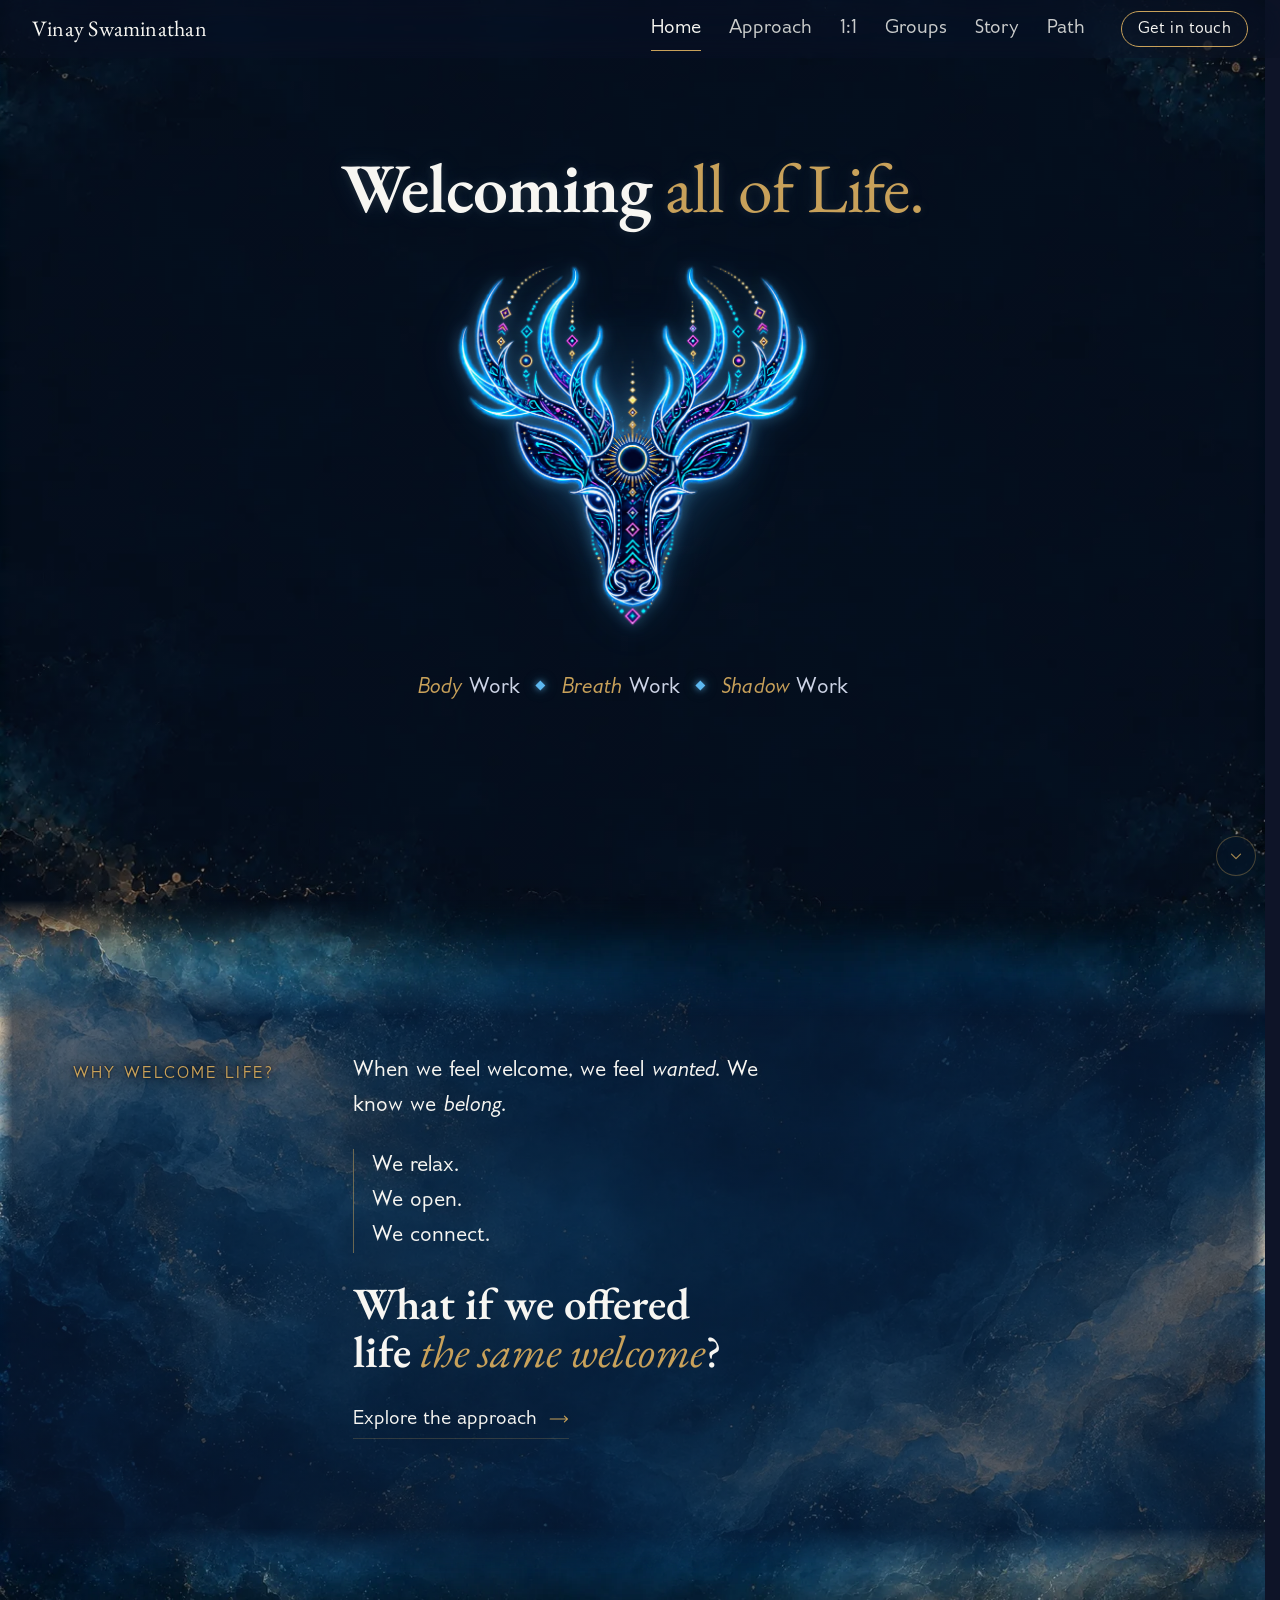
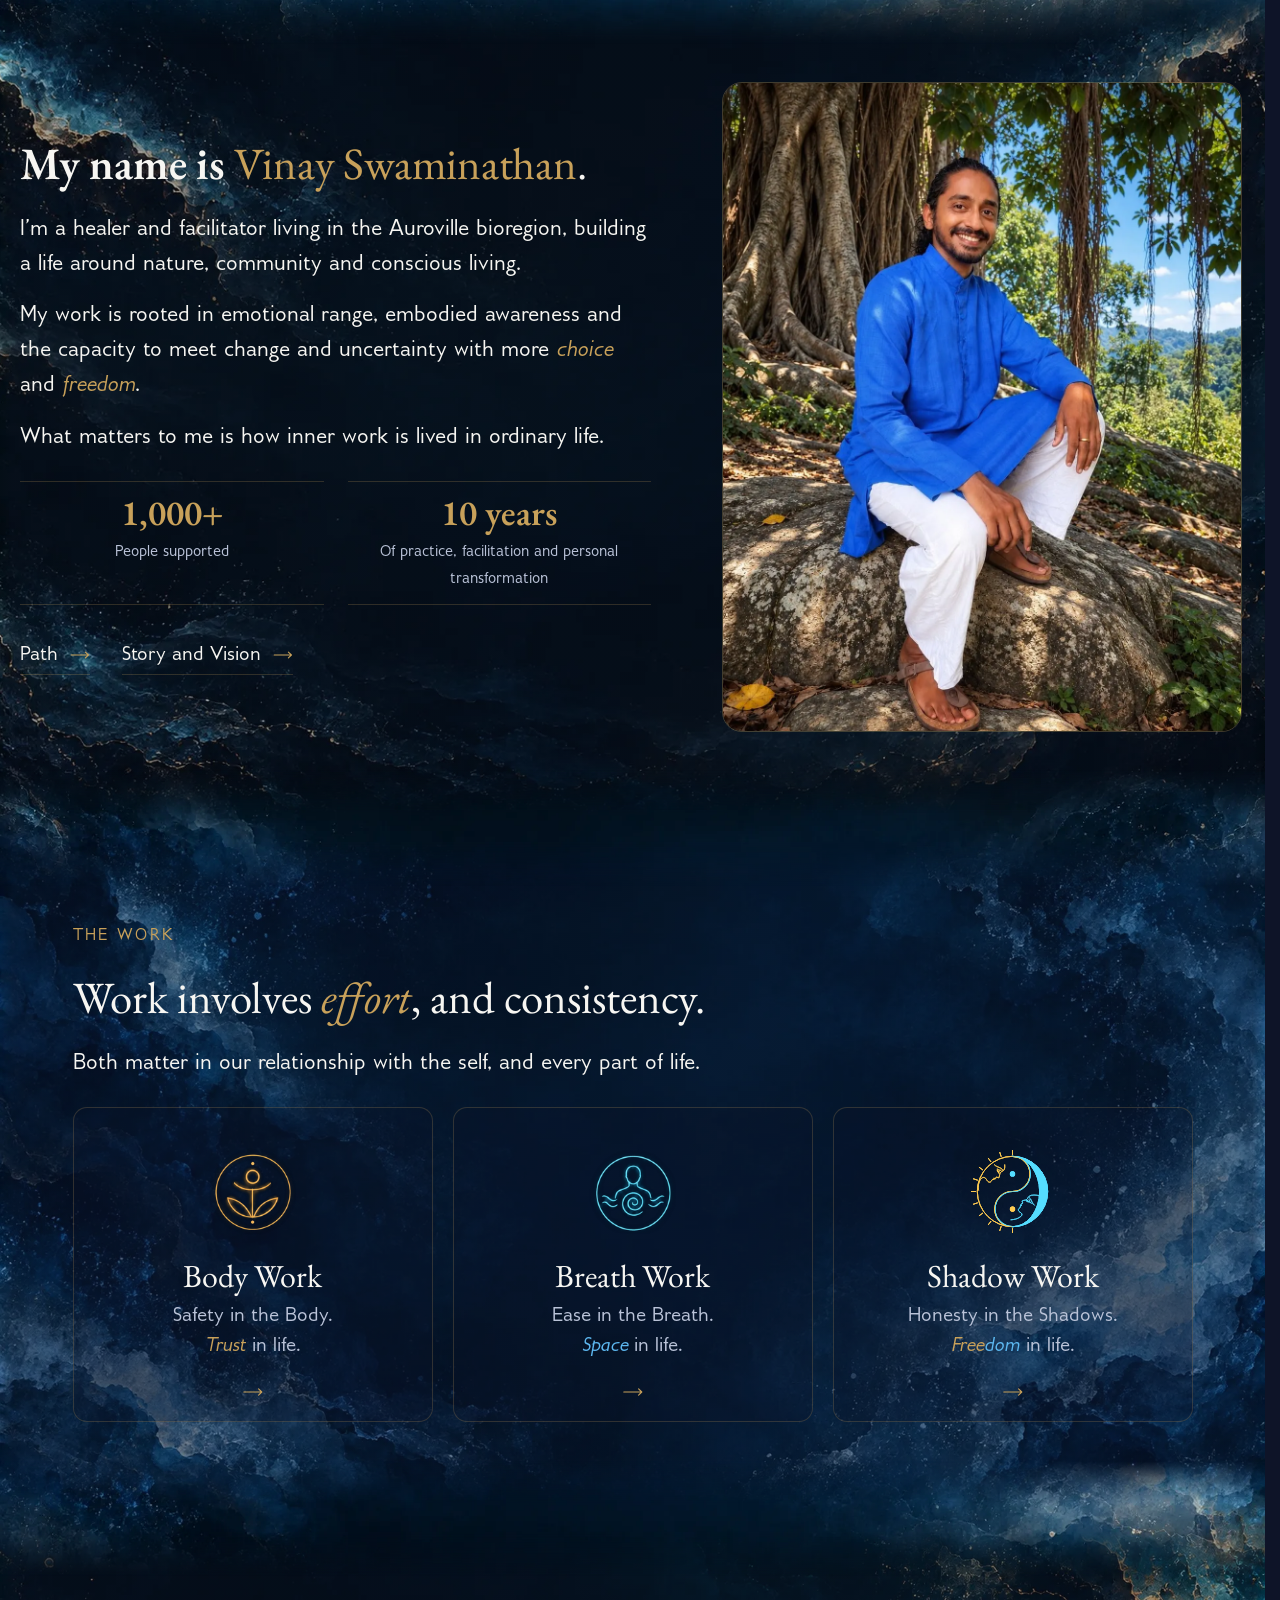
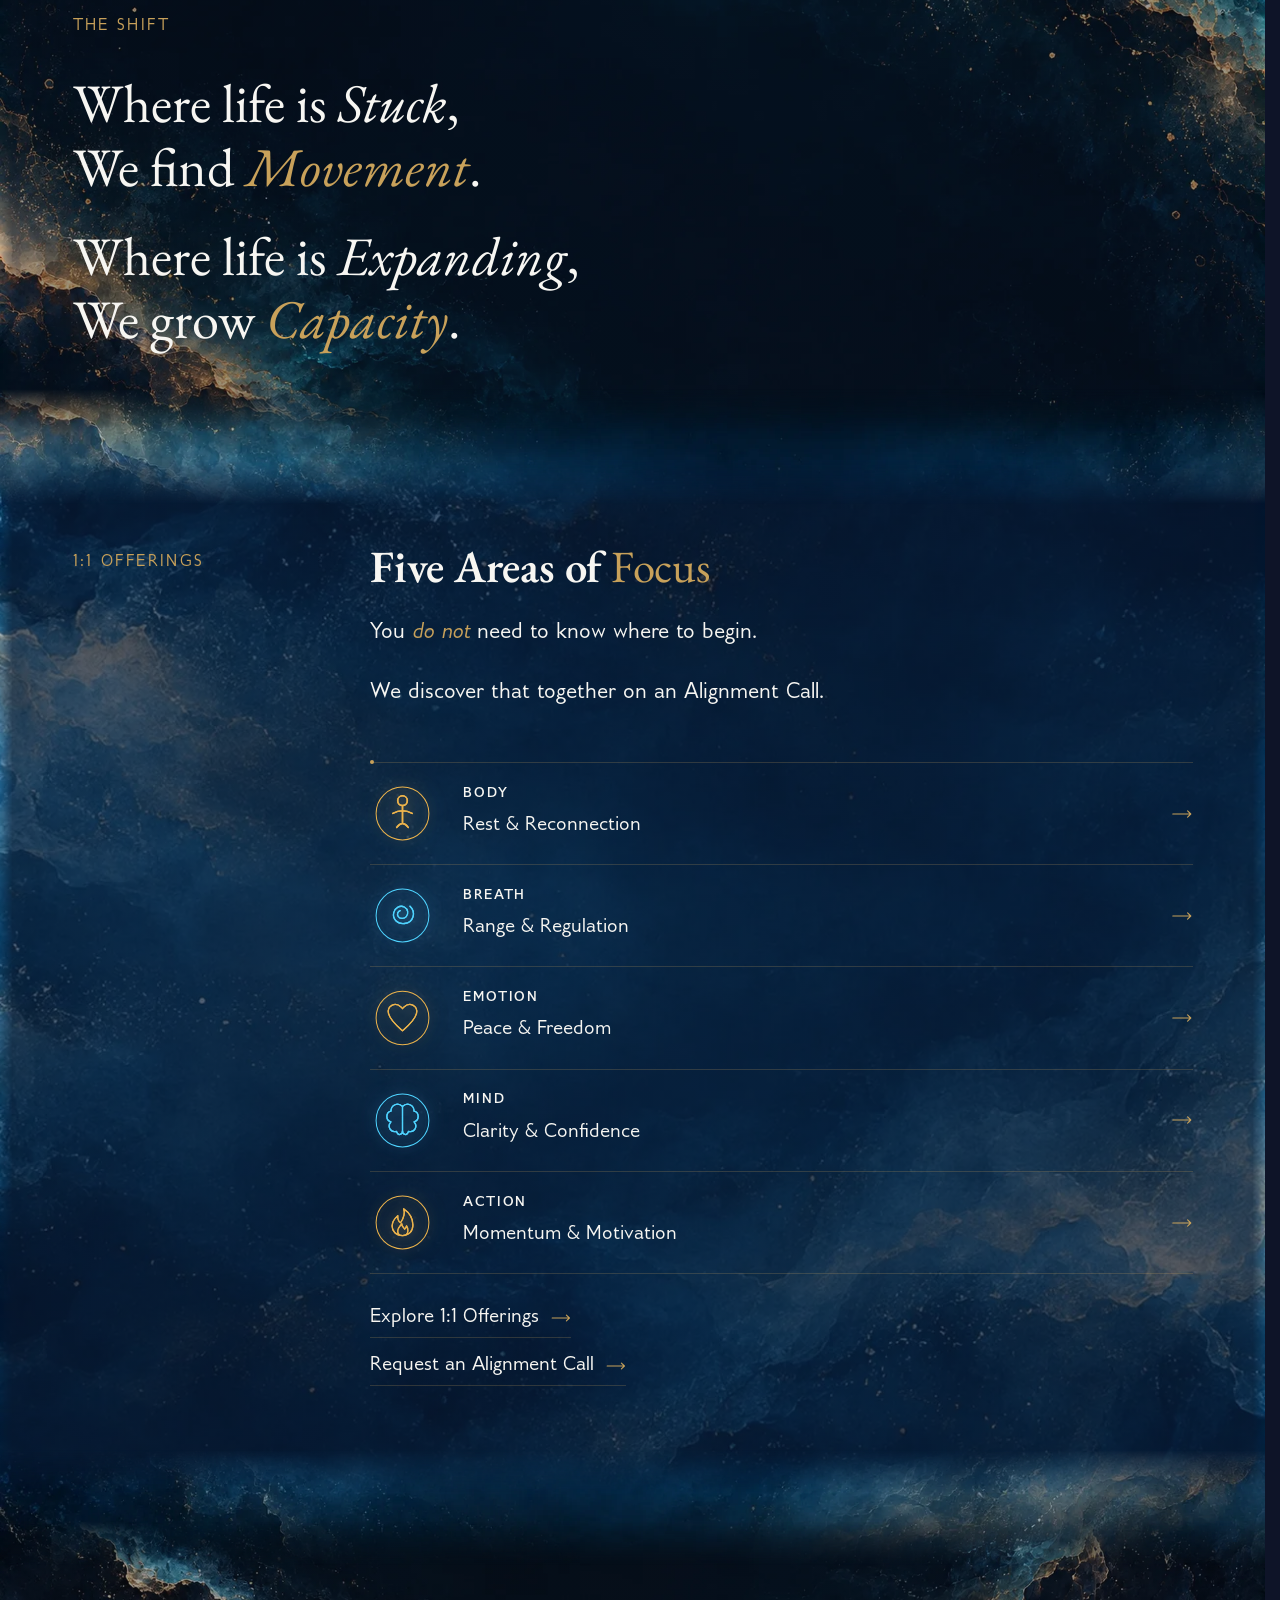
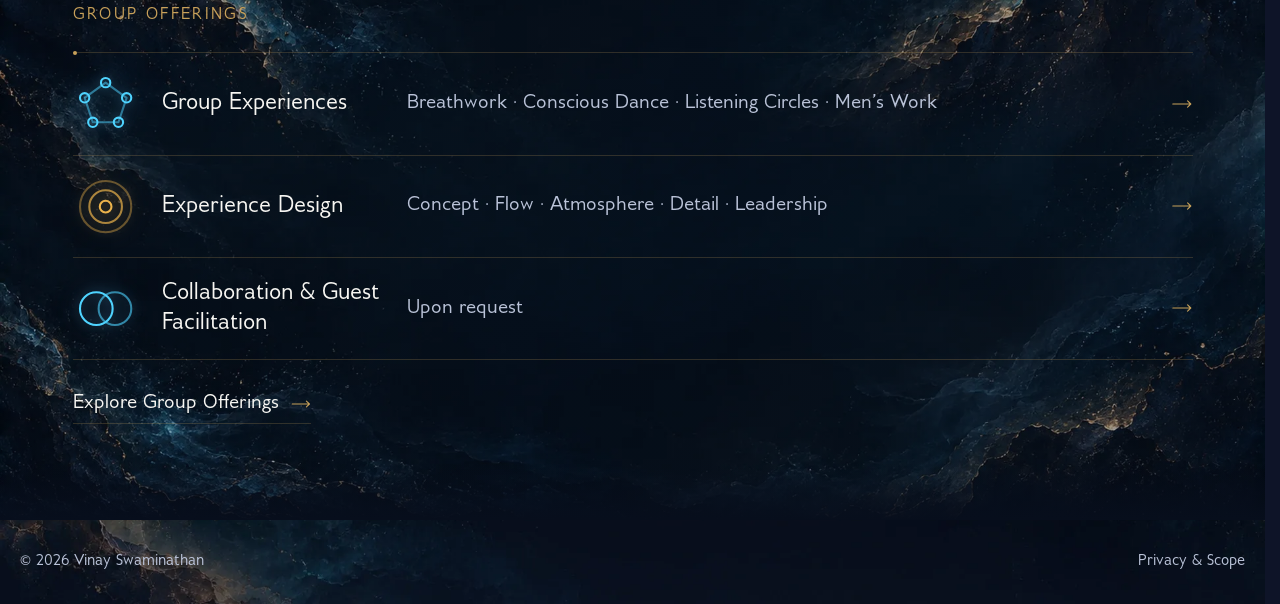
<file: index.html>
<!DOCTYPE html>
<html lang="en">
<head>
<meta charset="utf-8">
<meta name="viewport" content="width=device-width, initial-scale=1">

<title>Vinay Swaminathan | Inner+Outer Work | Auroville Bioregion</title>
<meta name="description" content="Vinay is a healer and facilitator working holistically across body, breath, mind, emotion and action to support resilience, vitality, well-being and a more fulfilling life.">
<meta name="robots" content="index, follow">
<meta name="theme-color" content="#0E1428">
<link rel="canonical" href="https://www.vinayswaminathan.com/">

<meta property="og:type" content="website">
<meta property="og:site_name" content="Vinay Swaminathan">
<meta property="og:title" content="Vinay Swaminathan | Inner+Outer Work | Auroville Bioregion">
<meta property="og:description" content="Vinay is a healer and facilitator working holistically across body, breath, mind, emotion and action to support resilience, vitality, well-being and a more fulfilling life.">
<meta property="og:url" content="https://www.vinayswaminathan.com/">
<meta property="og:image" content="https://www.vinayswaminathan.com/assets/images/vinay-facilitator.jpg">
<meta property="og:image:width" content="1080">
<meta property="og:image:height" content="1456">
<meta property="og:image:alt" content="Vinay Swaminathan">
<meta name="twitter:card" content="summary_large_image">
<meta name="twitter:title" content="Vinay Swaminathan | Inner+Outer Work | Auroville Bioregion">
<meta name="twitter:description" content="Vinay is a healer and facilitator working holistically across body, breath, mind, emotion and action to support resilience, vitality, well-being and a more fulfilling life.">
<meta name="twitter:image" content="https://www.vinayswaminathan.com/assets/images/vinay-facilitator.jpg">
<meta name="twitter:image:alt" content="Vinay Swaminathan">

<script>(function(d){d.classList.add('js');if(!window.matchMedia('(prefers-reduced-motion: reduce)').matches&&'IntersectionObserver' in window){d.classList.add('motion-ready');setTimeout(function(){if(!window.__siteJs)d.classList.add('rv-fallback','assets-ready')},4000)}})(document.documentElement)</script>
<link rel="icon" type="image/png" sizes="48x48" href="assets/images/favicon-48.png">
<link rel="icon" type="image/png" sizes="192x192" href="assets/images/favicon-192.png">
<link rel="apple-touch-icon" sizes="180x180" href="assets/images/apple-touch-icon.png">

<link rel="preconnect" href="https://fonts.googleapis.com">
<link rel="preconnect" href="https://fonts.gstatic.com" crossorigin>
<link href="https://fonts.googleapis.com/css2?family=EB+Garamond:ital,wght@0,400;0,600;1,400;1,600&display=swap" rel="stylesheet">
<link rel="preload" href="assets/fonts/GilliusADFNo2-Regular.otf" as="font" type="font/otf" crossorigin>
<link rel="preload" as="image" href="assets/vinay-brand-assets/hero-home-desktop-v3.webp" media="(min-width: 769px)">
<link rel="preload" as="image" href="assets/vinay-brand-assets/hero-home-mobile-v2.webp" media="(max-width: 768px)" fetchpriority="high">
<link rel="stylesheet" href="assets/css/site.css?v=202610151240">
<script type="application/ld+json">
{
  "@context": "https://schema.org",
  "@graph": [
    {
      "@type": "WebSite",
      "@id": "https://www.vinayswaminathan.com/#website",
      "url": "https://www.vinayswaminathan.com/",
      "name": "Vinay Swaminathan",
      "inLanguage": "en",
      "publisher": {
        "@id": "https://www.vinayswaminathan.com/#vinay"
      }
    },
    {
      "@type": "WebPage",
      "@id": "https://www.vinayswaminathan.com/#webpage",
      "url": "https://www.vinayswaminathan.com/",
      "name": "Vinay Swaminathan | Inner+Outer Work | Auroville Bioregion",
      "description": "Vinay is a healer and facilitator working holistically across body, breath, mind, emotion and action to support resilience, vitality, well-being and a more fulfilling life.",
      "inLanguage": "en",
      "isPartOf": {
        "@id": "https://www.vinayswaminathan.com/#website"
      },
      "about": {
        "@id": "https://www.vinayswaminathan.com/#vinay"
      },
      "primaryImageOfPage": {
        "@id": "https://www.vinayswaminathan.com/#portrait"
      }
    },
    {
      "@type": "Person",
      "@id": "https://www.vinayswaminathan.com/#vinay",
      "name": "Vinay Swaminathan",
      "url": "https://www.vinayswaminathan.com/",
      "image": {
        "@type": "ImageObject",
        "@id": "https://www.vinayswaminathan.com/#portrait",
        "url": "https://www.vinayswaminathan.com/assets/images/vinay-facilitator.jpg",
        "width": 1080,
        "height": 1456,
        "caption": "Vinay Swaminathan"
      },
      "jobTitle": "Healer and Facilitator",
      "description": "Vinay is a healer and facilitator working holistically across body, breath, mind, emotion and action to support resilience, vitality, well-being and a more fulfilling life.",
      "homeLocation": {
        "@type": "Place",
        "name": "Auroville bioregion, India"
      },
      "address": {
        "@type": "PostalAddress",
        "addressLocality": "Auroville",
        "addressRegion": "Tamil Nadu",
        "addressCountry": "IN"
      },
      "knowsAbout": [
        "Breathwork",
        "Craniosacral therapy",
        "Holotropic Breathwork",
        "Neuro-Linguistic Programming",
        "Access Bars",
        "The Journey",
        "Emotional Freedom Techniques",
        "Group facilitation"
      ],
      "sameAs": [
        "https://www.instagram.com/vinay.swaminathan/"
      ]
    }
  ]
}
</script>
</head>
<body class="page-home">
<a class="skip-link" href="#main">Skip to content</a>

<header class="site-head" id="site-head">
  <div class="site-head__inner">
    <a class="brand" href="./">
      <img src="assets/images/sigil-small.png" alt="" width="28" height="29">
      <span class="brand__name">Vinay Swaminathan</span>
    </a>
    <nav class="nav" aria-label="Primary">
      <a class="nav__link" href="./" aria-current="page">Home</a>
      <a class="nav__link" href="approach.html">Approach</a>
      <a class="nav__link" href="offerings.html">1:1</a>
      <a class="nav__link" href="groupwork.html">Groups</a>
      <a class="nav__link" href="about.html">Story</a>
      <a class="nav__link" href="training.html">Path</a>
      <a class="btn btn--solid nav__cta" href="alignment.html" data-contact-open>Get in touch</a>
    </nav>
    <button type="button" class="nav-toggle" id="nav-toggle" aria-expanded="false" aria-controls="nav-mobile">
      <span class="nav-toggle__bars" aria-hidden="true"><i></i><i></i></span>
      <span data-label>Menu</span>
    </button>
  </div>
  <nav class="nav-mobile" id="nav-mobile" aria-label="Primary mobile">
    <a href="./" aria-current="page">Home <span aria-hidden="true">&rarr;</span></a>
    <a href="approach.html">Approach <span aria-hidden="true">&rarr;</span></a>
    <a href="offerings.html">1:1 <span aria-hidden="true">&rarr;</span></a>
    <a href="groupwork.html">Groups <span aria-hidden="true">&rarr;</span></a>
    <a href="about.html">Story <span aria-hidden="true">&rarr;</span></a>
    <a href="training.html">Path <span aria-hidden="true">&rarr;</span></a>
    <a class="btn btn--solid" href="alignment.html" data-contact-open>Get in touch</a>
  </nav>
</header>

<main id="main">

<section class="home-hero bg-1" aria-labelledby="hero-title">
  <div class="home-hero__inner">
    <h1 data-seq data-seq-at="300" id="hero-title" class="display-title"><span class="hero-strong">Welcoming</span> <span class="hero-gold">all of</span> <span class="hero-gold">Life.</span></h1>
    <span data-seq data-seq-at="0" class="hero-sigil-wrap"><img class="home-hero__sigil" src="assets/images/sigil.png" srcset="assets/images/sigil-720.png 720w, assets/images/sigil.png 1100w" sizes="(max-width: 768px) 60vw, 360px" alt="" width="1100" height="1132" fetchpriority="high"></span>
    <p data-seq data-seq-at="600" class="home-hero__trio home-hero__practices"><em class="trio-word trio-word--gold">Body</em> Work<span class="home-hero__sep" aria-hidden="true"></span><span class="visually-hidden">, </span><em class="trio-word trio-word--gold">Breath</em> Work<span class="home-hero__sep" aria-hidden="true"></span><span class="visually-hidden">, </span><em class="trio-word trio-word--gold">Shadow</em> Work</p>
  </div>
</section>

<section id="why" data-scroll-section class="section bg-2 t-v2" aria-labelledby="why-title">
  <div data-reveal class="wrap why marked">
    <h2 id="why-title" class="marker">Why welcome life?</h2>
    <p class="lede lede--wide">When we feel welcome, we feel <em class="inline-accent">wanted</em>. We know we <em class="inline-accent">belong</em>.</p>
    <p class="lede lede--wide why__triad">We relax.<br>We open.<br>We connect.</p>
    <p class="distilled display-statement"><span class="strong">What if we offered life</span> <em class="gold-accent">the same welcome</em>?</p>
    <nav class="quiet-links" aria-label="The approach">
      <a class="text-cta" href="approach.html">Explore the approach <span aria-hidden="true">&rarr;</span></a>
    </nav>
  </div>
</section>

<section id="meet-vinay" data-scroll-section class="section bg-3" aria-labelledby="meet-title">
  <div class="wrap wrap--wide editorial-host">
    <div class="editorial editorial--media-first editorial--person">
      <div class="editorial__head" data-reveal="left">
        <h2 id="meet-title"><span class="strong">My name is</span> <span class="gold-accent gold-accent--roman">Vinay Swaminathan</span>.</h2>
      </div>
      <div class="editorial__body stack stack--lg" data-reveal="left">
        <div class="prose">
          <p class="lede lede--wide">I&rsquo;m a healer and facilitator living in the Auroville bioregion, building a life around nature, community and conscious living.</p>
          <p class="lede lede--wide">My work is rooted in emotional range, embodied awareness and the capacity to meet change and uncertainty with more <em class="gold-accent">choice</em> and <em class="gold-accent">freedom</em>.</p>
          <p class="lede lede--wide">What matters to me is how inner work is lived in ordinary life.</p>
        </div>
        <dl class="evidence evidence--strong">
          <div><dt>1,000+</dt><dd>People supported</dd></div>
          <div><dt>10 years</dt><dd>Of practice, facilitation and personal transformation</dd></div>
        </dl>
        <nav class="quiet-links" aria-label="More about Vinay">
          <a class="text-cta" href="training.html">Path <span aria-hidden="true">&rarr;</span></a>
          <a class="text-cta" href="about.html">Story and Vision <span aria-hidden="true">&rarr;</span></a>
        </nav>
      </div>
      <figure data-reveal-img class="editorial__media editorial__media--person" style="--ar:0.8">
        <img src="assets/images/vinay-facilitator.webp" alt="Vinay Swaminathan sitting on a rock beneath a banyan tree, smiling." width="1080" height="1456" loading="lazy" decoding="async">
      </figure>
    </div>
  </div>
</section>

<section id="the-work" data-scroll-section class="section bg-4 t-v2" data-field aria-labelledby="work-title">
  <div data-reveal class="wrap stack stack--lg">
    <h2 id="work-title" class="marker">The Work</h2>
    <p class="statement">Work involves <em class="gold-accent">effort</em>, and consistency.</p>
    <p class="lede lede--wide">Both matter in our relationship with the self, and every part of life.</p>
    <ul data-stagger class="pathways" aria-label="Three ways of working">
      <li><a class="pathways__item" href="offerings.html#bodywork">
        <img class="pathways__icon" src="assets/vinay-icons/bodywork-icon.png?v=202610121306" alt="" width="288" height="288" loading="lazy" decoding="async">
        <h3 class="pathways__name">Body Work</h3>
        <p class="pathways__line"><span>Safety in the Body.</span> <span><em class="gold-accent">Trust</em> in life.</span></p>
        <span class="pathways__arrow" aria-hidden="true">&rarr;</span>
      </a></li>
      <li><a class="pathways__item pathways__item--blue" href="offerings.html#breathwork">
        <img class="pathways__icon" src="assets/vinay-icons/breathwork-icon.png?v=202610121306" alt="" width="288" height="288" loading="lazy" decoding="async">
        <h3 class="pathways__name">Breath Work</h3>
        <p class="pathways__line"><span>Ease in the Breath.</span> <span><em class="inline-accent is-blue">Space</em> in life.</span></p>
        <span class="pathways__arrow" aria-hidden="true">&rarr;</span>
      </a></li>
      <li><a class="pathways__item" href="offerings.html#shadow-work">
        <img class="pathways__icon" src="assets/vinay-icons/shadow-work-icon.svg?v=202610121306" alt="" width="288" height="288" loading="lazy" decoding="async">
        <h3 class="pathways__name">Shadow Work</h3>
        <p class="pathways__line"><span>Honesty in the Shadows.</span> <span><span class="split-word"><span aria-hidden="true"><em class="gold-accent">Free</em><em class="inline-accent is-blue">dom</em></span><span class="visually-hidden">Freedom</span></span> in life.</span></p>
        <span class="pathways__arrow" aria-hidden="true">&rarr;</span>
      </a></li>
    </ul>
  </div>
</section>

<section id="begin" data-scroll-section class="section bg-1 m-d2 bg-pos-lower" aria-labelledby="begin-title">
  <div data-reveal class="wrap begin">
    <h2 id="begin-title" class="marker">The Shift</h2>
    <div class="begin__statements">
      <p><span class="begin__lead">Where life is <em>Stuck</em>,</span> We find <em class="gold-accent">Movement</em>.</p>
      <p><span class="begin__lead">Where life is <em>Expanding</em>,</span> We grow <em class="gold-accent">Capacity</em>.</p>
    </div>
  </div>
</section>

<section id="focus" data-scroll-section class="section bg-2 t-v2" aria-labelledby="focus-title">
  <div data-reveal class="wrap marked stack stack--lg">
    <p class="eyebrow">1:1 Offerings</p>
    <h2 id="focus-title"><span class="strong">Five Areas of</span> <span class="gold-accent gold-accent--roman">Focus</span></h2>
    <p class="statement-lead statement-lead--sans">You <em class="gold-accent">do not</em> need to know where to begin.</p>
    <p class="statement-lead statement-lead--sans">We discover that together on an Alignment Call.</p>
    <ul data-stagger class="doorway-list" aria-label="Five areas of focus">
      <li><a href="offerings.html#body">
        <img class="area-icon icon-box" src="assets/vinay-icons/icon-body.svg?v=202610052254" alt="" width="512" height="512" aria-hidden="true">
        <span class="doorway-list__name">Body</span>
        <span class="doorway-list__desc">Rest &amp; Reconnection</span>
        <span class="doorway-list__arrow" aria-hidden="true">&rarr;</span>
      </a></li>
      <li><a href="offerings.html#breath">
        <img class="area-icon icon-box" src="assets/vinay-icons/icon-breath.svg?v=202610052254" alt="" width="512" height="512" aria-hidden="true">
        <span class="doorway-list__name">Breath</span>
        <span class="doorway-list__desc">Range &amp; Regulation</span>
        <span class="doorway-list__arrow" aria-hidden="true">&rarr;</span>
      </a></li>
      <li><a href="offerings.html#emotion">
        <img class="area-icon icon-box" src="assets/vinay-icons/icon-emotion.svg?v=202610052254" alt="" width="512" height="512" aria-hidden="true">
        <span class="doorway-list__name">Emotion</span>
        <span class="doorway-list__desc">Peace &amp; Freedom</span>
        <span class="doorway-list__arrow" aria-hidden="true">&rarr;</span>
      </a></li>
      <li><a href="offerings.html#mind">
        <img class="area-icon icon-box" src="assets/vinay-icons/icon-mind.svg?v=202610052254" alt="" width="512" height="512" aria-hidden="true">
        <span class="doorway-list__name">Mind</span>
        <span class="doorway-list__desc">Clarity &amp; Confidence</span>
        <span class="doorway-list__arrow" aria-hidden="true">&rarr;</span>
      </a></li>
      <li><a href="offerings.html#action">
        <img class="area-icon icon-box" src="assets/vinay-icons/icon-action.svg?v=202610052254" alt="" width="512" height="512" aria-hidden="true">
        <span class="doorway-list__name">Action</span>
        <span class="doorway-list__desc">Momentum &amp; Motivation</span>
        <span class="doorway-list__arrow" aria-hidden="true">&rarr;</span>
      </a></li>
    </ul>
    <nav class="quiet-links quiet-links--stack" aria-label="1:1 work">
      <a class="text-cta" href="offerings.html">Explore 1:1 Offerings <span aria-hidden="true">&rarr;</span></a>
      <a class="text-cta" href="alignment.html">Request an Alignment Call <span aria-hidden="true">&rarr;</span></a>
    </nav>
  </div>
</section>

<section id="group-offerings" data-scroll-section class="section bg-3" aria-labelledby="group-title">
  <div data-reveal="right" class="wrap stack stack--lg">
    <h2 id="group-title" class="marker">Group Offerings</h2>
    <ul data-stagger="soft" class="summary-list">
      <li><a href="groupwork.html#experiences"><svg class="icon icon-box" viewBox="0 0 28 28" aria-hidden="true" fill="none" stroke="currentColor" stroke-width="1.4" stroke-linecap="round" stroke-linejoin="round"><path d="M14 5L23 11.5 19.5 22h-11L5 11.5z" opacity=".5"/><circle cx="14" cy="5" r="2"/><circle cx="23" cy="11.5" r="2"/><circle cx="19.5" cy="22" r="2"/><circle cx="8.5" cy="22" r="2"/><circle cx="5" cy="11.5" r="2"/></svg><h3>Group Experiences</h3><p>Breathwork &middot; Conscious Dance &middot; Listening Circles &middot; Men&rsquo;s Work</p><span class="summary-list__arrow" aria-hidden="true">&rarr;</span></a></li>
      <li><a href="groupwork.html#design"><svg class="icon icon--gold icon-box" viewBox="0 0 28 28" aria-hidden="true" fill="none" stroke="currentColor" stroke-width="1.4"><circle cx="14" cy="14" r="11" opacity=".4"/><circle cx="14" cy="14" r="7" opacity=".7"/><circle cx="14" cy="14" r="2.5"/></svg><h3>Experience Design</h3><p>Concept &middot; Flow &middot; Atmosphere &middot; Detail &middot; Leadership</p><span class="summary-list__arrow" aria-hidden="true">&rarr;</span></a></li>
      <li><a href="groupwork.html#collaboration"><svg class="icon icon-box" viewBox="0 0 28 28" aria-hidden="true" fill="none" stroke="currentColor" stroke-width="1.4"><circle cx="10" cy="14" r="7"/><circle cx="18" cy="14" r="7" opacity=".6"/></svg><h3>Collaboration &amp; Guest Facilitation</h3><p>Upon request</p><span class="summary-list__arrow" aria-hidden="true">&rarr;</span></a></li>
    </ul>
    <nav class="quiet-links" aria-label="Group work">
      <a class="text-cta" href="groupwork.html">Explore Group Offerings <span aria-hidden="true">&rarr;</span></a>
    </nav>
  </div>
</section>

</main>

<footer class="site-foot">
  <span class="site-foot__copy">&copy; 2026 Vinay Swaminathan</span>
  <div class="site-foot__brand">
    <p>Welcoming all of life.</p>
  </div>
  <a class="site-foot__privacy" href="privacy.html">Privacy &amp; Scope</a>
</footer>

<script src="assets/js/site.js?v=202610151240" defer></script>
</body>
</html>
</file>
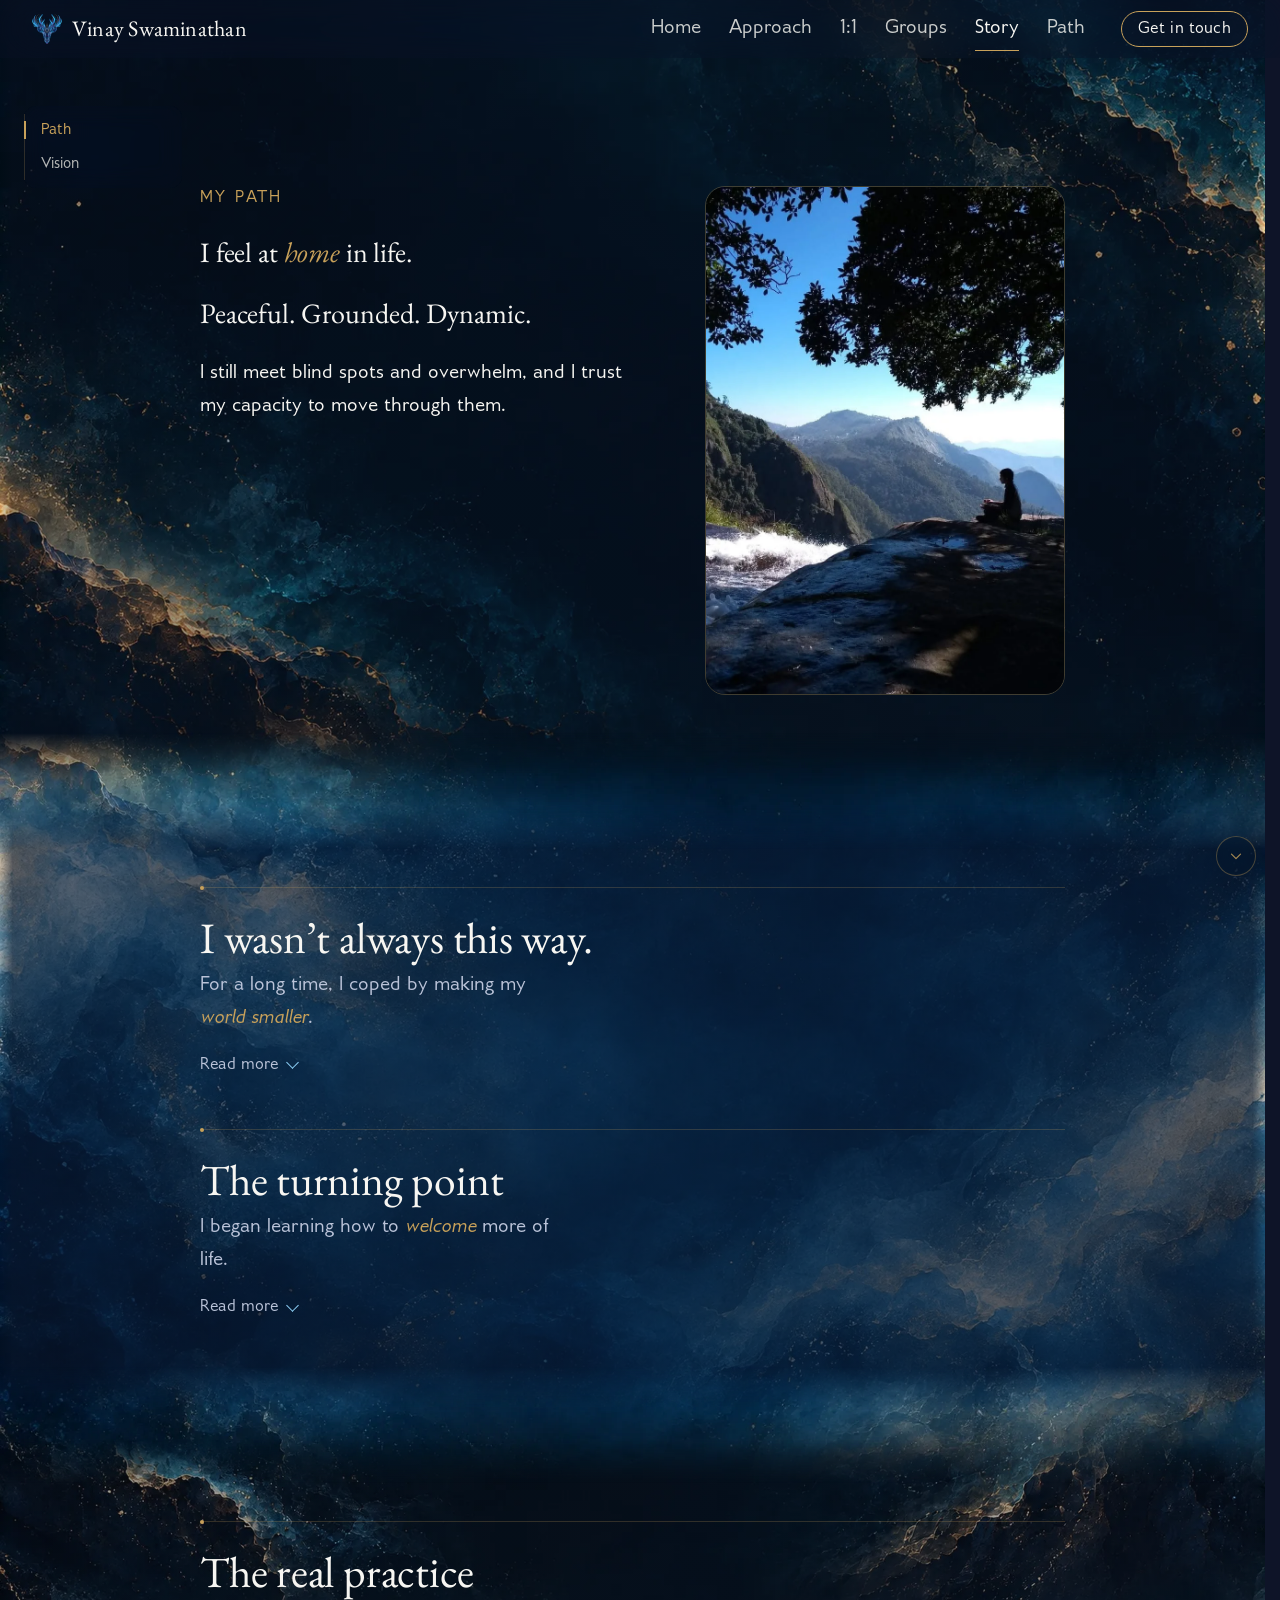
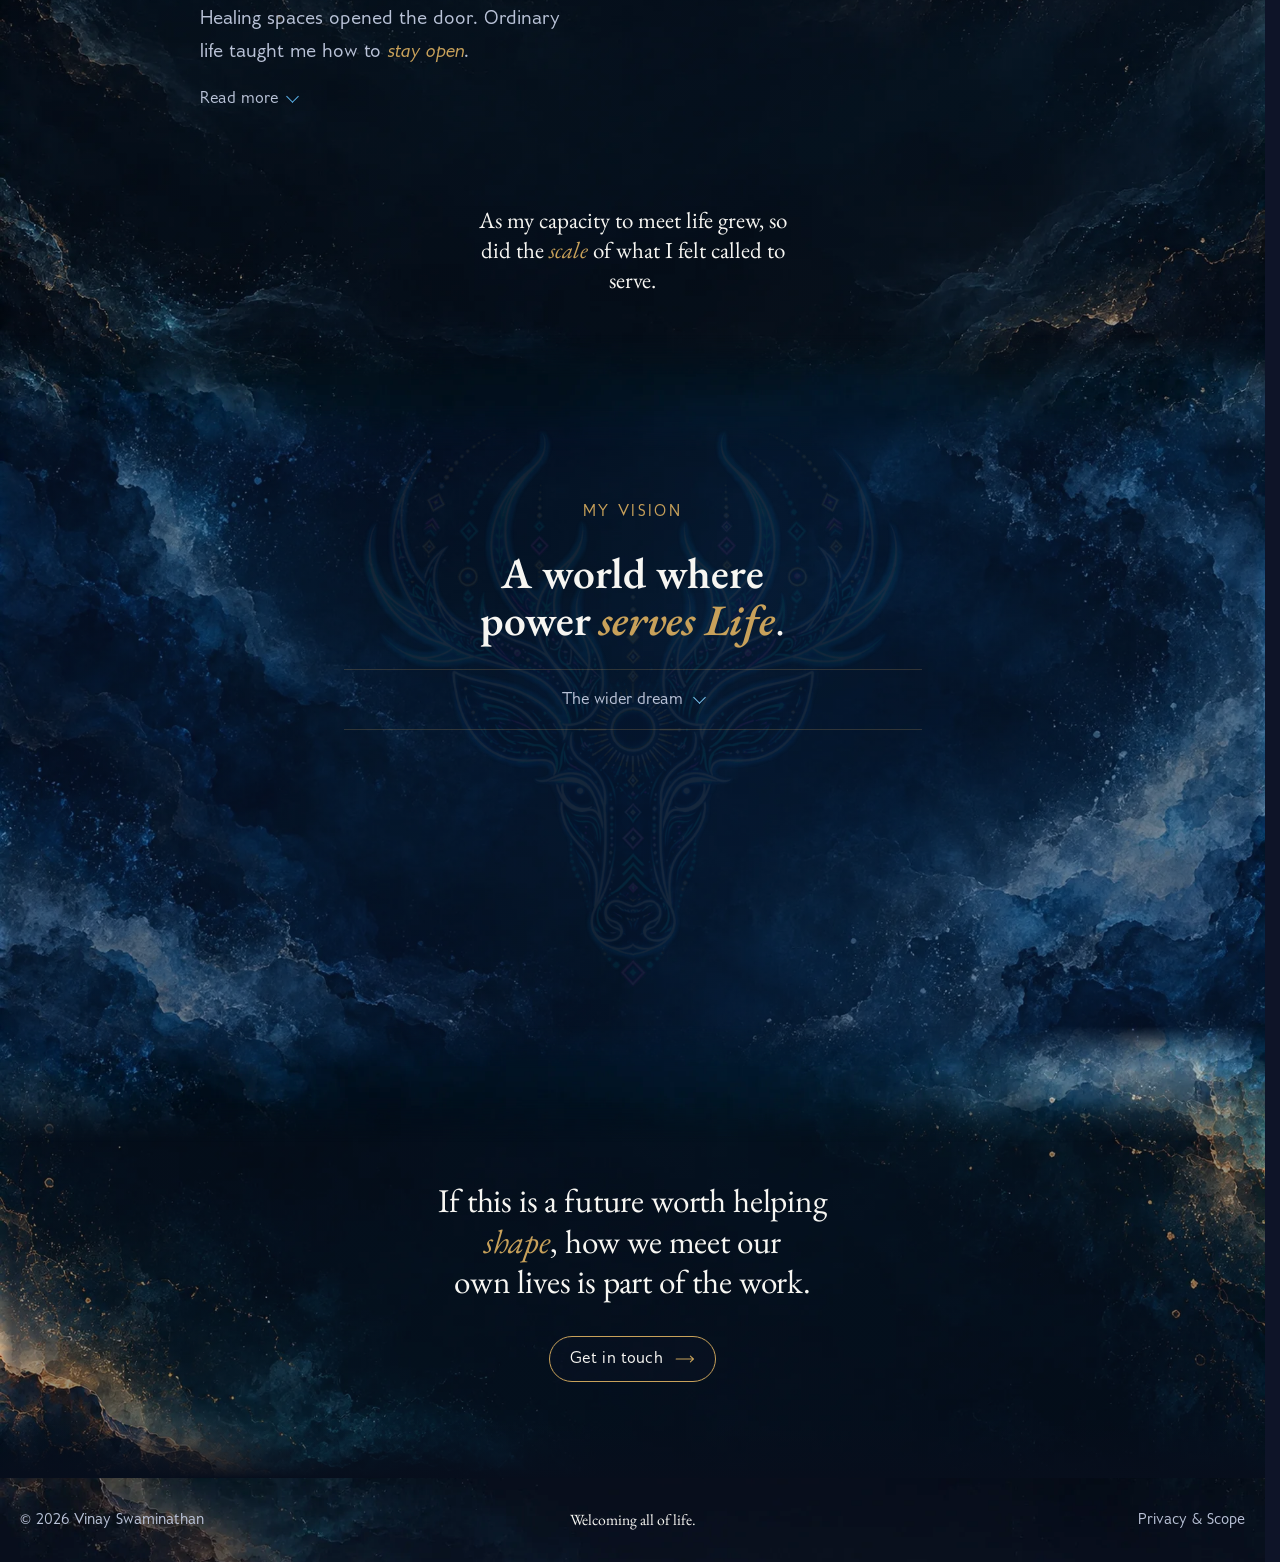
<file: about.html>
<!DOCTYPE html>
<html lang="en">
<head>
<meta charset="utf-8">
<meta name="viewport" content="width=device-width, initial-scale=1">

<title>About Vinay Swaminathan | Healer &amp; Facilitator, Auroville Bioregion</title>
<meta name="description" content="Vinay Swaminathan&rsquo;s story: from coping by making life smaller, to healing, practice and ordinary life, and the dream that shapes his work in the Auroville bioregion today.">
<meta name="robots" content="index, follow">
<meta name="theme-color" content="#0E1428">
<link rel="canonical" href="https://www.vinayswaminathan.com/about.html">

<meta property="og:type" content="website">
<meta property="og:site_name" content="Vinay Swaminathan">
<meta property="og:title" content="About Vinay Swaminathan | Healer &amp; Facilitator, Auroville Bioregion">
<meta property="og:description" content="Vinay Swaminathan&rsquo;s story: from coping by making life smaller, to healing, practice and ordinary life, and the dream that shapes his work in the Auroville bioregion today.">
<meta property="og:url" content="https://www.vinayswaminathan.com/about.html">
<meta property="og:image" content="https://www.vinayswaminathan.com/assets/images/vinay-facilitator.jpg">
<meta property="og:image:alt" content="Vinay Swaminathan">
<meta name="twitter:card" content="summary_large_image">

<script>(function(d){d.classList.add('js');if(!window.matchMedia('(prefers-reduced-motion: reduce)').matches&&'IntersectionObserver' in window){d.classList.add('motion-ready');setTimeout(function(){if(!window.__siteJs)d.classList.add('rv-fallback','assets-ready')},4000)}})(document.documentElement)</script>
<link rel="icon" type="image/png" sizes="48x48" href="assets/images/favicon-48.png">
<link rel="icon" type="image/png" sizes="192x192" href="assets/images/favicon-192.png">
<link rel="apple-touch-icon" sizes="180x180" href="assets/images/apple-touch-icon.png">

<link rel="preconnect" href="https://fonts.googleapis.com">
<link rel="preconnect" href="https://fonts.gstatic.com" crossorigin>
<link href="https://fonts.googleapis.com/css2?family=EB+Garamond:ital,wght@0,400;0,600;1,400;1,600&display=swap" rel="stylesheet">
<link rel="preload" href="assets/fonts/GilliusADFNo2-Regular.otf" as="font" type="font/otf" crossorigin>
<link rel="preload" as="image" href="assets/vinay-brand-assets/bg-01-dark-primary-desktop.webp" media="(min-width: 769px)">
<link rel="preload" as="image" href="assets/vinay-brand-assets/bg-01-dark-primary-mobile.webp" media="(max-width: 768px)">
<link rel="stylesheet" href="assets/css/site.css?v=202610151240">
<script type="application/ld+json">
{
  "@context": "https://schema.org",
  "@graph": [
    {
      "@type": "ProfilePage",
      "@id": "https://www.vinayswaminathan.com/about.html#profile",
      "url": "https://www.vinayswaminathan.com/about.html",
      "name": "About Vinay Swaminathan",
      "isPartOf": {
        "@id": "https://www.vinayswaminathan.com/#website"
      },
      "mainEntity": {
        "@id": "https://www.vinayswaminathan.com/#vinay"
      },
      "breadcrumb": {
        "@id": "https://www.vinayswaminathan.com/about.html#breadcrumb"
      }
    },
    {
      "@type": "BreadcrumbList",
      "@id": "https://www.vinayswaminathan.com/about.html#breadcrumb",
      "itemListElement": [
        { "@type": "ListItem", "position": 1, "name": "Home", "item": "https://www.vinayswaminathan.com/" },
        { "@type": "ListItem", "position": 2, "name": "Story", "item": "https://www.vinayswaminathan.com/about.html" }
      ]
    },
    {
      "@type": "Person",
      "@id": "https://www.vinayswaminathan.com/#vinay",
      "name": "Vinay Swaminathan",
      "url": "https://www.vinayswaminathan.com/",
      "image": {
        "@type": "ImageObject",
        "@id": "https://www.vinayswaminathan.com/#portrait",
        "url": "https://www.vinayswaminathan.com/assets/images/vinay-facilitator.jpg",
        "width": 1080,
        "height": 1456,
        "caption": "Vinay Swaminathan"
      },
      "jobTitle": "Healer and Facilitator",
      "description": "Vinay is a healer and facilitator working holistically across body, breath, mind, emotion and action to support resilience, vitality, well-being and a more fulfilling life.",
      "homeLocation": {
        "@type": "Place",
        "name": "Auroville bioregion, India"
      },
      "address": {
        "@type": "PostalAddress",
        "addressLocality": "Auroville",
        "addressRegion": "Tamil Nadu",
        "addressCountry": "IN"
      },
      "knowsAbout": [
        "Breathwork",
        "Craniosacral therapy",
        "Holotropic Breathwork",
        "Neuro-Linguistic Programming",
        "Access Bars",
        "The Journey",
        "Emotional Freedom Techniques",
        "Group facilitation"
      ],
      "sameAs": [
        "https://www.instagram.com/vinay.swaminathan/"
      ]
    }
  ]
}
</script>
</head>
<body class="has-subnav">
<a class="skip-link" href="#main">Skip to content</a>

<header class="site-head" id="site-head">
  <div class="site-head__inner">
    <a class="brand" href="./">
      <img src="assets/images/sigil-small.png" alt="" width="28" height="29">
      <span>Vinay Swaminathan</span>
    </a>
    <nav class="nav" aria-label="Primary">
      <a class="nav__link" href="./">Home</a>
      <a class="nav__link" href="approach.html">Approach</a>
      <a class="nav__link" href="offerings.html">1:1</a>
      <a class="nav__link" href="groupwork.html">Groups</a>
      <a class="nav__link" href="about.html" aria-current="page">Story</a>
      <a class="nav__link" href="training.html">Path</a>
      <a class="btn btn--solid nav__cta" href="alignment.html" data-contact-open>Get in touch</a>
    </nav>
    <button type="button" class="nav-toggle" id="nav-toggle" aria-expanded="false" aria-controls="nav-mobile">
      <span class="nav-toggle__bars" aria-hidden="true"><i></i><i></i></span>
      <span data-label>Menu</span>
    </button>
  </div>
  <nav class="nav-mobile" id="nav-mobile" aria-label="Primary mobile">
    <a href="./">Home <span aria-hidden="true">&rarr;</span></a>
    <a href="approach.html">Approach <span aria-hidden="true">&rarr;</span></a>
    <a href="offerings.html">1:1 <span aria-hidden="true">&rarr;</span></a>
    <a href="groupwork.html">Groups <span aria-hidden="true">&rarr;</span></a>
    <a href="about.html" aria-current="page">Story <span aria-hidden="true">&rarr;</span></a>
    <a href="training.html">Path <span aria-hidden="true">&rarr;</span></a>
    <a class="btn btn--solid" href="alignment.html" data-contact-open>Get in touch</a>
  </nav>
</header>

<nav class="subnav" aria-label="Sections of this page">
  <ul>
    <li><a data-section="path" href="#path">Path</a></li>
    <li><a data-section="vision" href="#vision">Vision</a></li>
  </ul>
</nav>


<main id="main">

<section id="path" data-nav="Path" class="page-hero story bg-1" aria-labelledby="a1">
  <div class="wrap story__grid">
    <div class="story__present">
      <p data-seq class="marker">My Path</p>
      <h1 data-seq id="a1" class="story__home story-heading">I feel at <em class="gold-accent">home</em> in life.</h1>
      <p data-seq class="story__qualities story-heading">Peaceful. Grounded. Dynamic.</p>
      <div data-seq class="prose">
        <p>I still meet blind spots and overwhelm, and I trust my capacity to move through them.</p>
      </div>
    </div>
    <figure data-reveal-img class="story__portrait">
      <img src="assets/images/about-meditation.webp" alt="Vinay seated in meditation on a rock ledge above a valley." width="778" height="1280" fetchpriority="high" decoding="async">
    </figure>
  </div>
</section>

<section class="section story-chapters bg-2 t-v2" data-scroll-section aria-label="Where I began">
  <div data-reveal class="wrap chapters">
    <article class="chapter" aria-labelledby="ch1">
      <h2 id="ch1" class="chapter__title story-heading">I wasn&rsquo;t always this way.</h2>
      <p class="chapter__summary">For a long time, I coped by making my <em class="gold-accent">world smaller</em>.</p>
      <details class="accordion chapter__more">
        <summary><span class="accordion__label">Read more<span class="visually-hidden">: I wasn&rsquo;t always this way</span></span></summary>
        <div class="accordion__body">
          <p>I escaped into games, drugs and whatever helped me avoid what felt too much to face.</p>
          <p>Dishonesty became a reflex. Discipline was difficult. So were relationships, commitments and ordinary responsibilities.</p>
          <p>Outside the environments I could control, everyday situations could overwhelm me and become crises.</p>
          <p>By 24, I had dropped out of university, had almost no trust in myself, and felt <em class="inline-accent">helpless and hopeless</em>.</p>
          <p>I knew what mattered. I wanted change.</p>
          <p>I still could not follow through.</p>
        </div>
      </details>
    </article>
    <article class="chapter" aria-labelledby="ch2">
      <h2 id="ch2" class="chapter__title story-heading">The turning point</h2>
      <p class="chapter__summary">I began learning how to <em class="gold-accent">welcome</em> more of life.</p>
      <details class="accordion chapter__more">
        <summary><span class="accordion__label">Read more<span class="visually-hidden">: The turning point</span></span></summary>
        <div class="accordion__body">
          <p>I returned to pranayama and meditation, practices I had known from childhood and later dismissed.</p>
          <p>One morning, I woke with a clear sense that life was beautiful and that <em class="gold-accent">I still had a place in it</em>.</p>
          <p>That experience opened the door into years of healing, personal development and spiritual practice.</p>
        </div>
      </details>
    </article>
  </div>
</section>
<section class="section story-chapters bg-3 bg-pos-bottom" data-scroll-section aria-labelledby="ch3">
  <div data-reveal class="wrap chapters">
    <article class="chapter" aria-labelledby="ch3">
      <h2 id="ch3" class="chapter__title story-heading">The real practice</h2>
      <p class="chapter__summary">Healing spaces opened the door. Ordinary life taught me how to <em class="gold-accent">stay open</em>.</p>
      <details class="accordion chapter__more">
        <summary><span class="accordion__label">Read more<span class="visually-hidden">: The real practice</span></span></summary>
        <div class="accordion__body">
          <p>Relationships, responsibility and everyday commitments took the work further.</p>
          <p>I had to learn to <em class="inline-accent">stay when things became difficult</em>. Tell the truth. Keep my word. Repair harm. Show up when I wanted to disappear.</p>
          <p>The challenges grew in scale and consequence.</p>
          <p>So did my capacity to meet them.</p>
        </div>
      </details>
    </article>
    <p class="chapters__bridge story-heading">As my capacity to meet life grew, so did the <em class="gold-accent">scale</em> of what I felt called to serve.</p>
  </div>
</section>

<section id="vision" data-nav="Vision" data-scroll-section class="section vision watermark bg-4 m-lp t-v2" aria-labelledby="a3">
  <div data-reveal="soft" class="wrap--narrow vision__inner">
    <p class="marker marker--center">My Vision</p>
    <h2 id="a3" class="vision__statement story-heading"><span class="strong">A world where power</span> <em class="gold-accent strong">serves Life</em>.</h2>
    <details class="accordion">
      <summary><span class="accordion__label">The wider dream</span></summary>
      <div class="accordion__body">
        <p>Enough people in leadership who are willing to face what is difficult, within themselves and within the systems they lead.</p>
        <p>That changes how power is held.</p>
        <p>Before acting, we ask:</p>
        <p class="vision__questions"><strong>What do<span class="oe">e</span>s this serve?</strong><br><strong>Whom will it affect?</strong><br><strong>What will it cost?</strong></p>
        <p>What we refuse to face do<span class="oe">e</span>s not disappear. Its cost is carried somewhere, often by other people, other species or those who come after us.</p>
        <p>As the frame widens, so do<span class="oe">e</span>s responsibility.</p>
        <p class="distilled distilled--sm"><span class="gold-accent gold-accent--roman">Human lives.</span> <span class="inline-accent inline-accent--roman">Other species.</span> <span class="gold-accent gold-accent--roman">Ecosystems.</span> <span class="inline-accent inline-accent--roman">Future generations.</span></p>
      </div>
    </details>
  </div>
</section>

<section id="begin" data-scroll-section class="section section--center cta-end bg-1 m-d2 t-v2" data-field-keep="t-v2" aria-labelledby="a-begin">
  <div data-reveal="soft" class="wrap stack">
    <h2 id="a-begin" class="cta-end__statement">If this is a future worth helping <em class="gold-accent">shape</em>, how we meet our own lives is part of the work.</h2>
    <div class="cta-pair">
      <a class="btn btn--solid" href="alignment.html" data-contact-open>Get in touch <span aria-hidden="true">&rarr;</span></a>
    </div>
  </div>
</section>


</main>

<footer class="site-foot">
  <span class="site-foot__copy">&copy; 2026 Vinay Swaminathan</span>
  <div class="site-foot__brand">
    <p>Welcoming all of life.</p>
  </div>
  <a class="site-foot__privacy" href="privacy.html">Privacy &amp; Scope</a>
</footer>

<script src="assets/js/site.js?v=202610151240" defer></script>
</body>
</html>
</file>
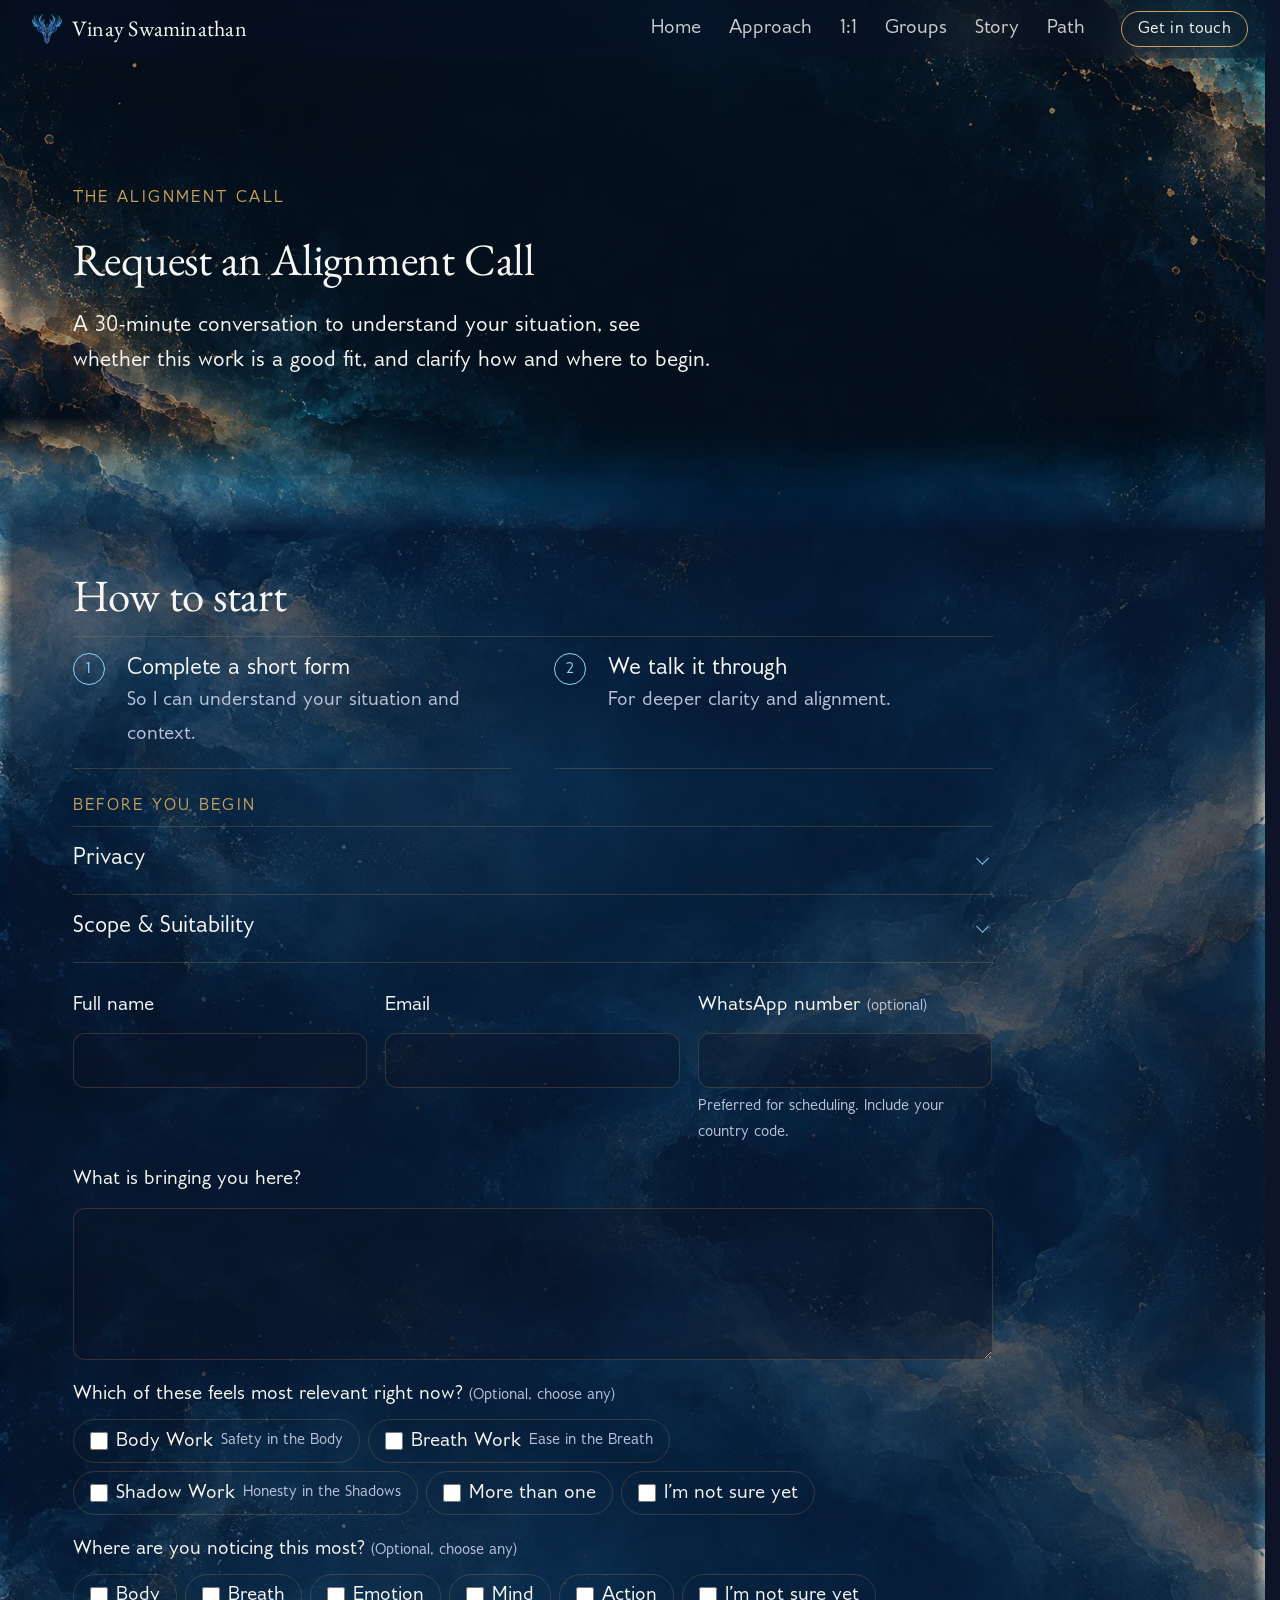
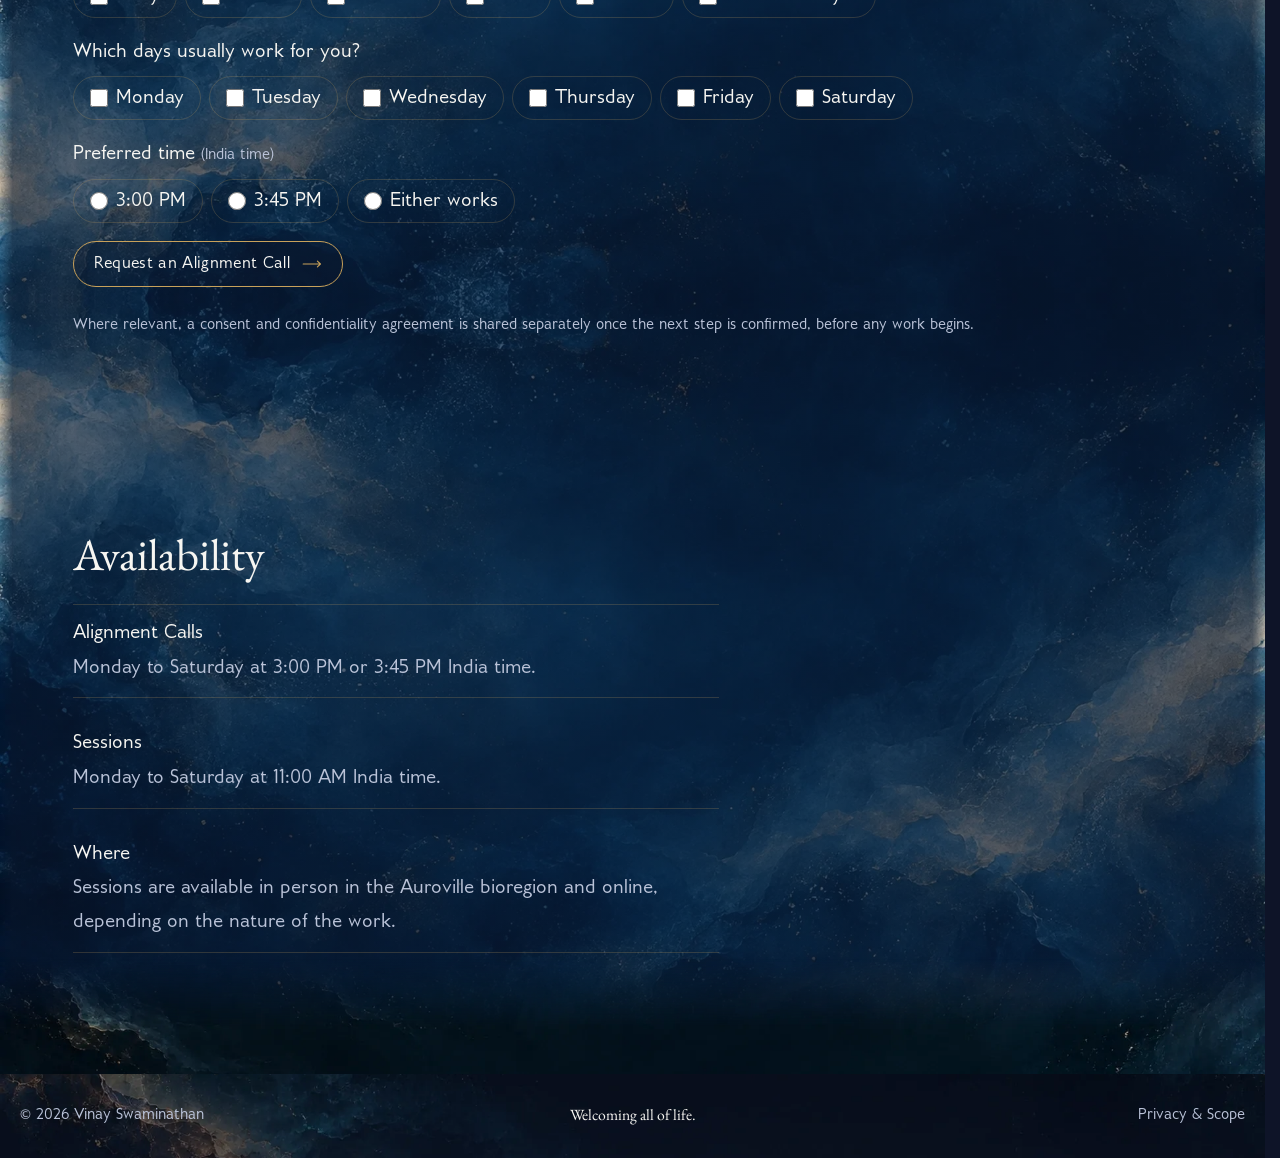
<file: alignment.html>
<!DOCTYPE html>
<html lang="en">
<head>
<meta charset="utf-8">
<meta name="viewport" content="width=device-width, initial-scale=1">

<title>Request an Alignment Call | Vinay Swaminathan</title>
<meta name="description" content="A 30-minute conversation to understand your situation, assess fit and clarify where to begin. The Auroville bioregion and online.">
<meta name="robots" content="index, follow">
<meta name="theme-color" content="#0E1428">
<link rel="canonical" href="https://www.vinayswaminathan.com/alignment.html">

<meta property="og:type" content="website">
<meta property="og:site_name" content="Vinay Swaminathan">
<meta property="og:title" content="Request an Alignment Call | Vinay Swaminathan">
<meta property="og:description" content="A 30-minute conversation to understand your situation, assess fit and clarify where to begin. The Auroville bioregion and online.">
<meta property="og:url" content="https://www.vinayswaminathan.com/alignment.html">
<meta property="og:image" content="https://www.vinayswaminathan.com/assets/images/vinay-facilitator.jpg">
<meta property="og:image:alt" content="Vinay Swaminathan">
<meta name="twitter:card" content="summary_large_image">

<script>(function(d){d.classList.add('js');if(!window.matchMedia('(prefers-reduced-motion: reduce)').matches&&'IntersectionObserver' in window){d.classList.add('motion-ready');setTimeout(function(){if(!window.__siteJs)d.classList.add('rv-fallback','assets-ready')},4000)}})(document.documentElement)</script>
<link rel="icon" type="image/png" sizes="48x48" href="assets/images/favicon-48.png">
<link rel="icon" type="image/png" sizes="192x192" href="assets/images/favicon-192.png">
<link rel="apple-touch-icon" sizes="180x180" href="assets/images/apple-touch-icon.png">

<link rel="preconnect" href="https://fonts.googleapis.com">
<link rel="preconnect" href="https://fonts.gstatic.com" crossorigin>
<link href="https://fonts.googleapis.com/css2?family=EB+Garamond:ital,wght@0,400;0,600;1,400;1,600&display=swap" rel="stylesheet">
<link rel="preload" href="assets/fonts/GilliusADFNo2-Regular.otf" as="font" type="font/otf" crossorigin>
<link rel="preload" as="image" href="assets/vinay-brand-assets/bg-01-dark-primary-desktop.webp" media="(min-width: 769px)">
<link rel="preload" as="image" href="assets/vinay-brand-assets/bg-01-dark-primary-mobile.webp" media="(max-width: 768px)" fetchpriority="high">
<link rel="stylesheet" href="assets/css/site.css?v=202610151240">
<script type="application/ld+json">
{
  "@context": "https://schema.org",
  "@graph": [
    {
      "@type": "BreadcrumbList",
      "@id": "https://www.vinayswaminathan.com/alignment.html#breadcrumb",
      "itemListElement": [
        {
          "@type": "ListItem",
          "position": 1,
          "name": "Home",
          "item": "https://www.vinayswaminathan.com/"
        },
        {
          "@type": "ListItem",
          "position": 2,
          "name": "Alignment Call",
          "item": "https://www.vinayswaminathan.com/alignment.html"
        }
      ]
    }
  ]
}
</script>
</head>
<body>
<a class="skip-link" href="#main">Skip to content</a>

<header class="site-head" id="site-head">
  <div class="site-head__inner">
    <a class="brand" href="./">
      <img src="assets/images/sigil-small.png" alt="" width="28" height="29">
      <span>Vinay Swaminathan</span>
    </a>
    <nav class="nav" aria-label="Primary">
      <a class="nav__link" href="./">Home</a>
      <a class="nav__link" href="approach.html">Approach</a>
      <a class="nav__link" href="offerings.html">1:1</a>
      <a class="nav__link" href="groupwork.html">Groups</a>
      <a class="nav__link" href="about.html">Story</a>
      <a class="nav__link" href="training.html">Path</a>
      <a class="btn btn--solid nav__cta" href="alignment.html" data-contact-open>Get in touch</a>
    </nav>
    <button type="button" class="nav-toggle" id="nav-toggle" aria-expanded="false" aria-controls="nav-mobile">
      <span class="nav-toggle__bars" aria-hidden="true"><i></i><i></i></span>
      <span data-label>Menu</span>
    </button>
  </div>
  <nav class="nav-mobile" id="nav-mobile" aria-label="Primary mobile">
    <a href="./">Home <span aria-hidden="true">&rarr;</span></a>
    <a href="approach.html">Approach <span aria-hidden="true">&rarr;</span></a>
    <a href="offerings.html">1:1 <span aria-hidden="true">&rarr;</span></a>
    <a href="groupwork.html">Groups <span aria-hidden="true">&rarr;</span></a>
    <a href="about.html">Story <span aria-hidden="true">&rarr;</span></a>
    <a href="training.html">Path <span aria-hidden="true">&rarr;</span></a>
    <a class="btn btn--solid" href="alignment.html" data-contact-open>Get in touch</a>
  </nav>
</header>


<main id="main">

<section class="page-hero bg-1" aria-labelledby="a1">
  <div class="wrap stack stack--lg">
    <p data-seq class="eyebrow">The Alignment Call</p>
    <h1 data-seq id="a1">Request an Alignment Call</h1>
    <p data-seq class="lede lede--wide">A 30-minute conversation to understand your situation, see whether this work is a good fit, and clarify how and where to begin.</p>
  </div>
</section>

<div class="field bg-2 t-v2 bg-tile">

<section id="request" class="section" aria-labelledby="call-title">
  <div data-reveal class="call call--page">
    <div class="call__intro">
      <h2 id="call-title">How to start</h2>
      <ol class="steps">
        <li><span><strong>Complete a short form</strong><span>So I can understand your situation and context.</span></span></li>
        <li><span><strong>We talk it through</strong><span>For deeper clarity and alignment.</span></span></li>
      </ol>
    </div>

    <div class="before-begin">
      <h3 class="eyebrow">Before you begin</h3>
      <div class="accordion-group">
        <details class="accordion">
          <summary><span class="accordion__title">Privacy</span></summary>
          <div class="accordion__body prose">
            <p>The Alignment Call form asks only for what helps a first conversation go well: how to reach you, and a first sketch of what brought you here.</p>
            <p>What you send reaches Vinay&rsquo;s email through a small form service (Web3Forms). It is <span class="inline-accent">read by Vinay alone</span>, used only to reply to you, and <span class="inline-accent">never sold, shared for marketing or added to a mailing list</span>.</p>
            <p>More detailed personal history can be discussed later once we co-sign the consent and confidentiality form.</p>
            <p><a href="privacy.html">Read full Privacy Policy <span aria-hidden="true">&rarr;</span></a></p>
          </div>
        </details>
        <details class="accordion">
          <summary><span class="accordion__title">Scope &amp; Suitability</span></summary>
          <div class="accordion__body prose">
            <p>This work can support healing, self-understanding, emotional processing, embodiment, clarity, behaviour change and personal growth.</p>
            <p>It <span class="inline-accent">do<span class="oe">e</span>s not replace</span> medical care, psychiatric treatment, psychotherapy, emergency support or other licensed professional services where those are needed. If you are in crisis or need clinical care, please reach a qualified medical professional or local emergency services first.</p>
            <p>The form and Alignment Call help us assess whether what I offer is appropriate for your situation. If it is not, I will say so clearly and, where possible, point you toward a more suitable kind of support.</p>
            <p><a href="offerings.html#scope">Read full Scope &amp; Suitability <span aria-hidden="true">&rarr;</span></a></p>
          </div>
        </details>
      </div>
    </div>

    <div>
      <div role="status" tabindex="-1" id="call-sent" class="form-sent" hidden>
        <h3>Thank you, <span data-sent-name></span>.</h3>
        <p>I&rsquo;ve received your request. I&rsquo;ll read what you&rsquo;ve shared <strong>personally</strong> and come back to you <strong>within 48 hours</strong>.</p>
        <p data-sent-availability class="muted" hidden>Your availability: <span style="color:var(--text)"></span></p>
      </div>

      <div id="call-errors" class="form-errors" role="alert" tabindex="-1" hidden></div>

      <!-- Delivery: Web3Forms. The recipient address is bound to the access
           key inside the Web3Forms dashboard and never appears here. -->
      <form id="alignment-form" class="form" method="post" action="https://api.web3forms.com/submit" data-web3 data-sent="call-sent" data-errors="call-errors">
        <input type="hidden" name="access_key" value="ec323d61-7be3-4555-b763-50858652113c">
        <input type="hidden" name="from_name" value="vinayswaminathan.com">
        <input type="hidden" name="subject" value="New Alignment Call Request - vinayswaminathan.com">
        <input type="checkbox" name="botcheck" class="honeypot" tabindex="-1" autocomplete="off" aria-hidden="true">

        <div class="form__row form__row--contact">
          <div class="ffield">
            <label class="flabel" for="f-name">Full name</label>
            <input class="finput" id="f-name" name="name" required maxlength="120" autocomplete="name">
          </div>
          <div class="ffield">
            <label class="flabel" for="f-email">Email</label>
            <input class="finput" id="f-email" type="email" name="email" required autocomplete="email">
          </div>
          <div class="ffield">
            <label class="flabel" for="f-wa">WhatsApp number <span class="fhint">(optional)</span></label>
            <input class="finput" id="f-wa" type="tel" name="whatsapp" autocomplete="tel" aria-describedby="f-wa-hint">
            <span id="f-wa-hint" class="fhint">Preferred for scheduling. Include your country code.</span>
          </div>
        </div>
        <div class="ffield">
          <label class="flabel" for="f-bring">What is bringing you here?</label>
          <textarea class="finput" id="f-bring" name="bringing" required rows="4" maxlength="4000"></textarea>
        </div>
        <fieldset data-exclusive-group data-join="Pathway">
          <legend>Which of these feels most relevant right now? <span class="fhint">(Optional, choose any)</span></legend>
          <div class="choices">
            <label class="choice"><input type="checkbox" name="pathway[]" value="Body Work">Body Work <span class="choice__hint">Safety in the Body</span></label>
            <label class="choice"><input type="checkbox" name="pathway[]" value="Breath Work">Breath Work <span class="choice__hint">Ease in the Breath</span></label>
            <label class="choice"><input type="checkbox" name="pathway[]" value="Shadow Work">Shadow Work <span class="choice__hint">Honesty in the Shadows</span></label>
            <label class="choice"><input type="checkbox" name="pathway[]" value="More than one">More than one</label>
            <label class="choice"><input type="checkbox" name="pathway[]" value="I'm not sure yet" data-exclusive>I&rsquo;m not sure yet</label>
          </div>
        </fieldset>
        <fieldset data-exclusive-group data-join="Focus area">
          <legend>Where are you noticing this most? <span class="fhint">(Optional, choose any)</span></legend>
          <div class="choices">
            <label class="choice"><input type="checkbox" name="focus_area[]" value="Body">Body</label>
            <label class="choice"><input type="checkbox" name="focus_area[]" value="Breath">Breath</label>
            <label class="choice"><input type="checkbox" name="focus_area[]" value="Emotion">Emotion</label>
            <label class="choice"><input type="checkbox" name="focus_area[]" value="Mind">Mind</label>
            <label class="choice"><input type="checkbox" name="focus_area[]" value="Action">Action</label>
            <label class="choice"><input type="checkbox" name="focus_area[]" value="I'm not sure yet" data-exclusive>I&rsquo;m not sure yet</label>
          </div>
        </fieldset>
        <fieldset data-join="Preferred days" data-require-one="Please choose at least one day.">
          <legend>Which days usually work for you?</legend>
          <div class="choices">
            <label class="choice"><input type="checkbox" name="day[]" value="Monday">Monday</label>
            <label class="choice"><input type="checkbox" name="day[]" value="Tuesday">Tuesday</label>
            <label class="choice"><input type="checkbox" name="day[]" value="Wednesday">Wednesday</label>
            <label class="choice"><input type="checkbox" name="day[]" value="Thursday">Thursday</label>
            <label class="choice"><input type="checkbox" name="day[]" value="Friday">Friday</label>
            <label class="choice"><input type="checkbox" name="day[]" value="Saturday">Saturday</label>
          </div>
        </fieldset>
        <fieldset>
          <legend>Preferred time <span class="fhint">(India time)</span></legend>
          <div class="choices">
            <label class="choice"><input type="radio" name="Preferred time" value="3:00 PM India time" required>3:00 PM</label>
            <label class="choice"><input type="radio" name="Preferred time" value="3:45 PM India time">3:45 PM</label>
            <label class="choice"><input type="radio" name="Preferred time" value="Either 3:00 PM or 3:45 PM India time">Either works</label>
          </div>
        </fieldset>
        <button class="btn btn--solid" type="submit">Request an Alignment Call <span aria-hidden="true">&rarr;</span></button>
      </form>
      <p class="fhint" style="margin-top:var(--s-3)">Where relevant, a consent and confidentiality agreement is shared separately once the next step is confirmed, before any work begins.</p>
    </div>
  </div>
</section>

<section id="availability" class="section" aria-labelledby="a2">
  <div data-reveal class="wrap stack stack--lg">
    <h2 id="a2">Availability</h2>
    <dl class="ruled prose">
      <div><dt>Alignment Calls</dt><dd>Monday to Saturday at 3:00 PM or 3:45 PM India time.</dd></div>
      <div><dt>Sessions</dt><dd>Monday to Saturday at 11:00 AM India time.</dd></div>
      <div><dt>Where</dt><dd>Sessions are available in person in the Auroville bioregion and online, depending on the nature of the work.</dd></div>
    </dl>
  </div>
</section>

</div>

</main>

<footer class="site-foot">
  <span class="site-foot__copy">&copy; 2026 Vinay Swaminathan</span>
  <div class="site-foot__brand">
    <p>Welcoming all of life.</p>
  </div>
  <a class="site-foot__privacy" href="privacy.html">Privacy &amp; Scope</a>
</footer>

<script src="assets/js/site.js?v=202610151240" defer></script>
</body>
</html>
</file>
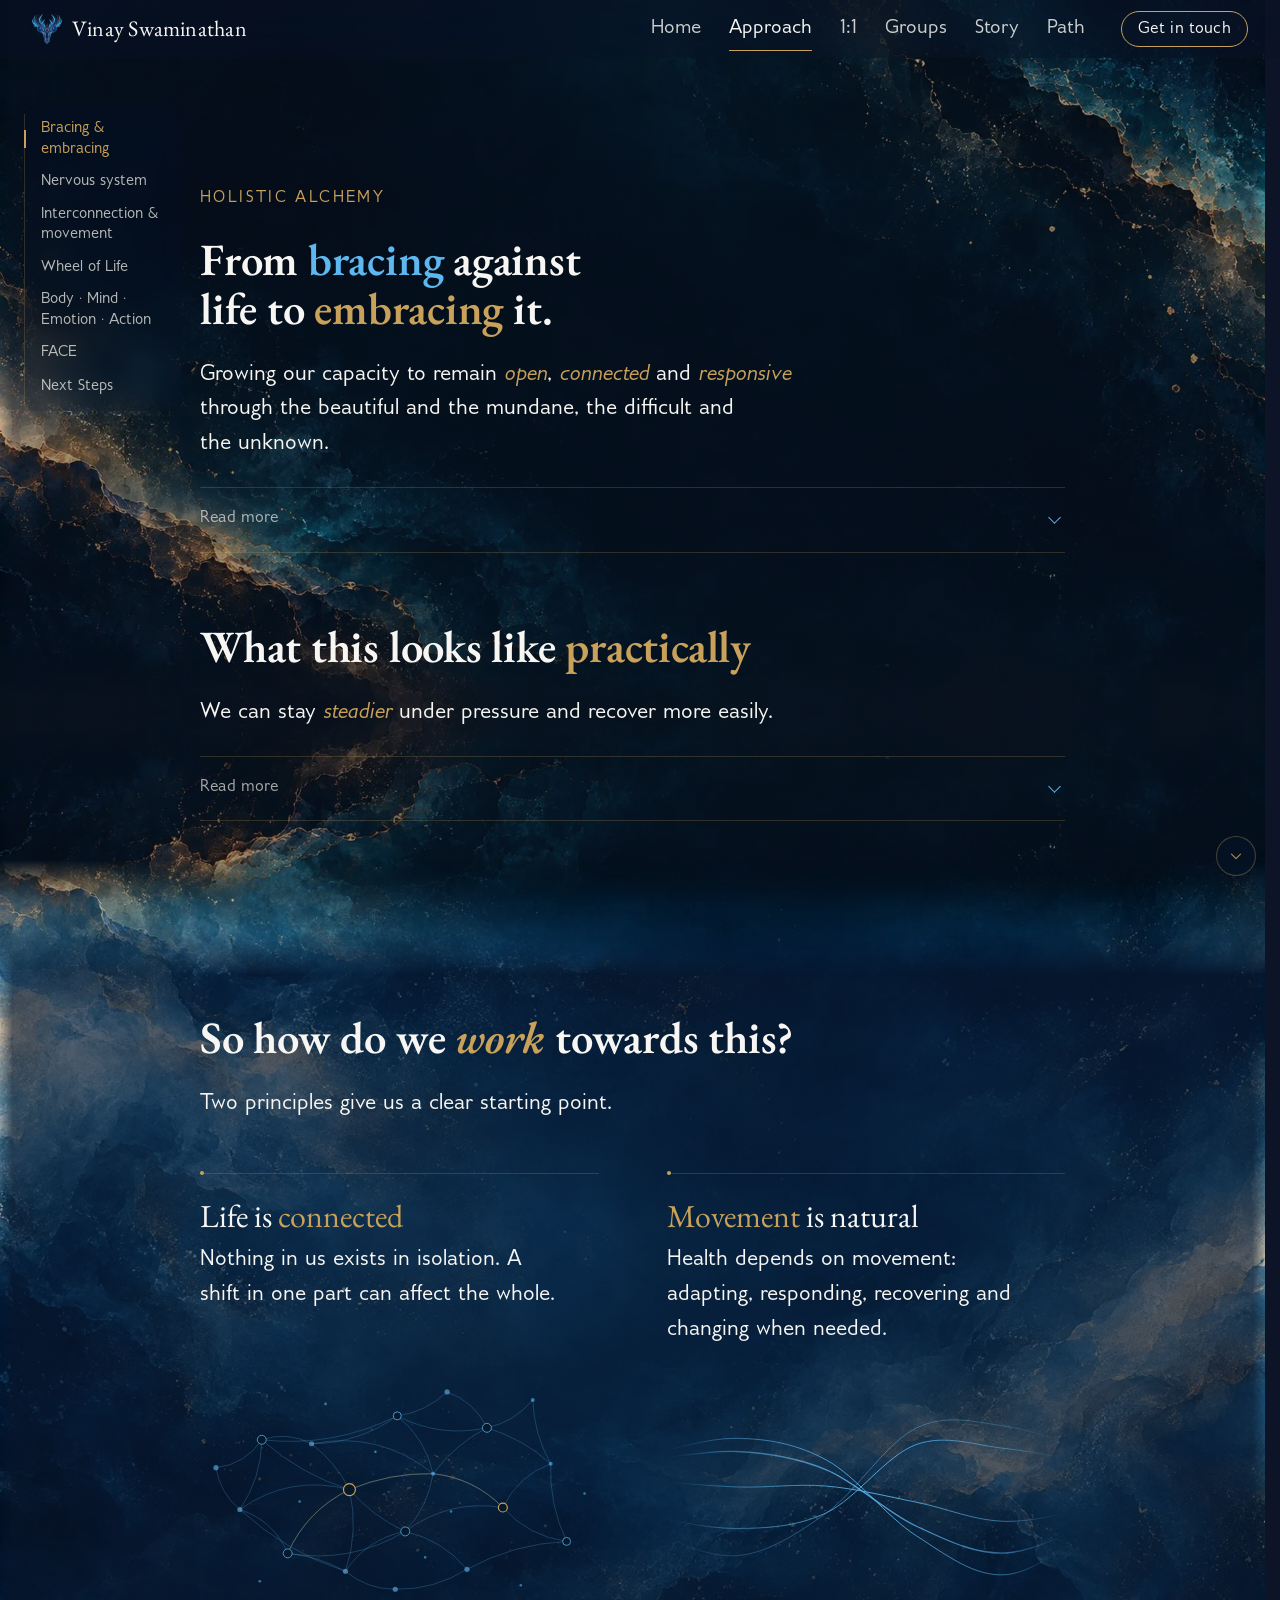
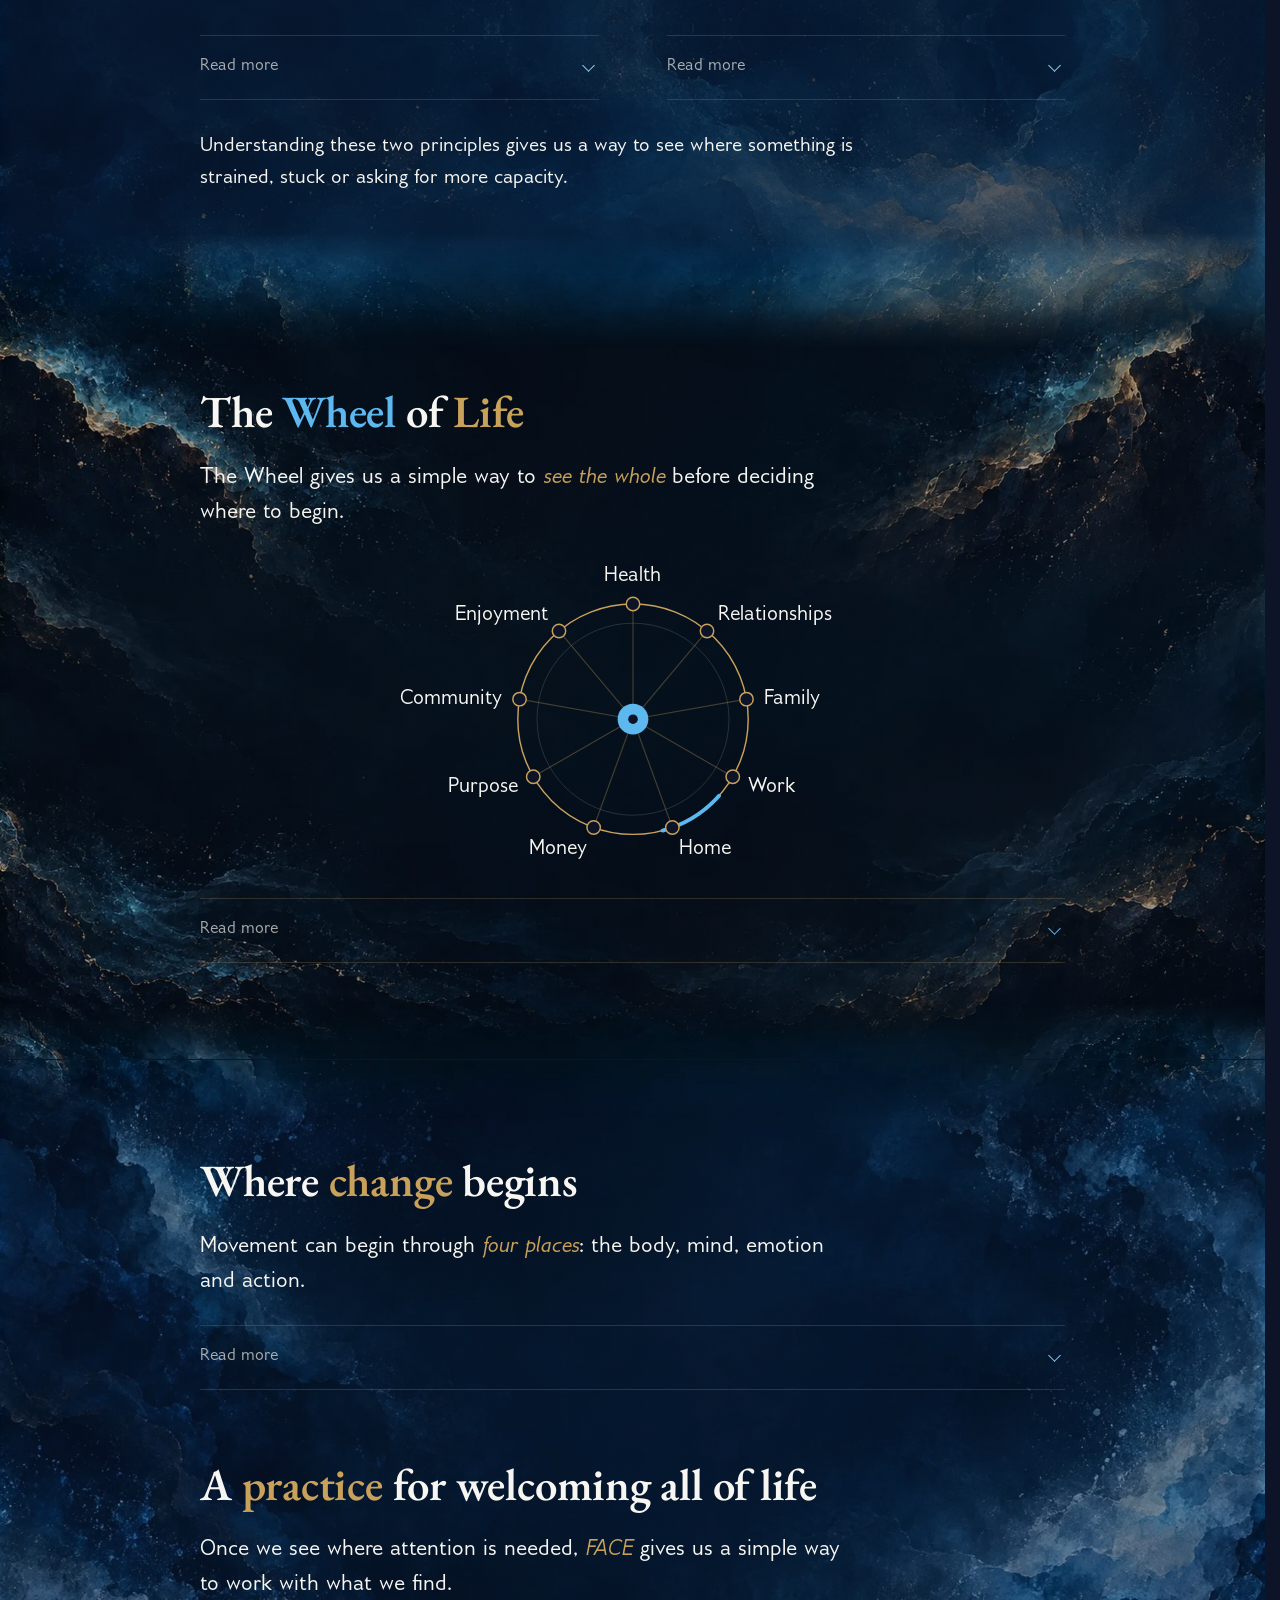
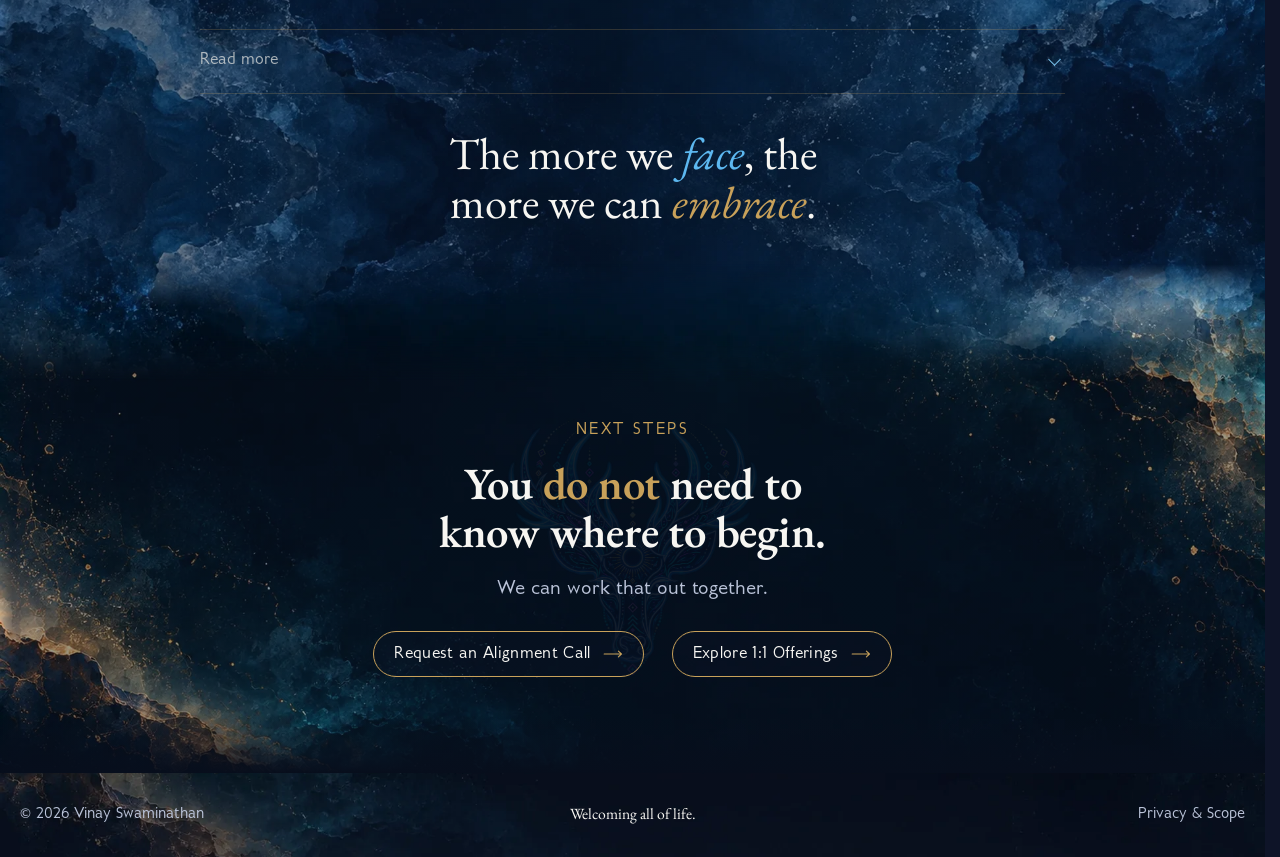
<file: approach.html>
<!DOCTYPE html>
<html lang="en">
<head>
<meta charset="utf-8">
<meta name="viewport" content="width=device-width, initial-scale=1">

<title>Holistic Alchemy: The Approach | Vinay Swaminathan</title>
<meta name="description" content="Holistic Alchemy, Vinay Swaminathan&rsquo;s approach to welcoming all of life: interconnection, movement, the Wheel of Life, body, mind, emotion and action, and the FACE practice.">
<meta name="robots" content="index, follow">
<meta name="theme-color" content="#0E1428">
<link rel="canonical" href="https://www.vinayswaminathan.com/approach.html">

<meta property="og:type" content="website">
<meta property="og:site_name" content="Vinay Swaminathan">
<meta property="og:title" content="Holistic Alchemy: The Approach | Vinay Swaminathan">
<meta property="og:description" content="Holistic Alchemy, Vinay Swaminathan&rsquo;s approach to welcoming all of life: interconnection, movement, the Wheel of Life, body, mind, emotion and action, and the FACE practice.">
<meta property="og:url" content="https://www.vinayswaminathan.com/approach.html">
<meta property="og:image" content="https://www.vinayswaminathan.com/assets/images/vinay-facilitator.jpg">
<meta property="og:image:alt" content="Vinay Swaminathan">
<meta name="twitter:card" content="summary_large_image">

<script>(function(d){d.classList.add('js');if(!window.matchMedia('(prefers-reduced-motion: reduce)').matches&&'IntersectionObserver' in window){d.classList.add('motion-ready');setTimeout(function(){if(!window.__siteJs)d.classList.add('rv-fallback','assets-ready')},4000)}})(document.documentElement)</script>
<link rel="icon" type="image/png" sizes="48x48" href="assets/images/favicon-48.png">
<link rel="icon" type="image/png" sizes="192x192" href="assets/images/favicon-192.png">
<link rel="apple-touch-icon" sizes="180x180" href="assets/images/apple-touch-icon.png">

<link rel="preconnect" href="https://fonts.googleapis.com">
<link rel="preconnect" href="https://fonts.gstatic.com" crossorigin>
<link href="https://fonts.googleapis.com/css2?family=EB+Garamond:ital,wght@0,400;0,600;1,400;1,600&display=swap" rel="stylesheet">
<link rel="preload" href="assets/fonts/GilliusADFNo2-Regular.otf" as="font" type="font/otf" crossorigin>
<link rel="preload" as="image" href="assets/vinay-brand-assets/bg-01-dark-primary-desktop-tile.webp" media="(min-width: 769px)">
<link rel="preload" as="image" href="assets/vinay-brand-assets/bg-01-dark-primary-mobile-tile.webp" media="(max-width: 768px)" fetchpriority="high">
<link rel="stylesheet" href="assets/css/site.css?v=202610151240">
<script type="application/ld+json">
{
  "@context": "https://schema.org",
  "@graph": [
    {
      "@type": "BreadcrumbList",
      "@id": "https://www.vinayswaminathan.com/approach.html#breadcrumb",
      "itemListElement": [
        {
          "@type": "ListItem",
          "position": 1,
          "name": "Home",
          "item": "https://www.vinayswaminathan.com/"
        },
        {
          "@type": "ListItem",
          "position": 2,
          "name": "Holistic Alchemy",
          "item": "https://www.vinayswaminathan.com/approach.html"
        }
      ]
    }
  ]
}
</script>
</head>
<body class="has-subnav page-approach">
<a class="skip-link" href="#main">Skip to content</a>

<header class="site-head" id="site-head">
  <div class="site-head__inner">
    <a class="brand" href="./">
      <img src="assets/images/sigil-small.png" alt="" width="28" height="29">
      <span>Vinay Swaminathan</span>
    </a>
    <nav class="nav" aria-label="Primary">
      <a class="nav__link" href="./">Home</a>
      <a class="nav__link" href="approach.html" aria-current="page">Approach</a>
      <a class="nav__link" href="offerings.html">1:1</a>
      <a class="nav__link" href="groupwork.html">Groups</a>
      <a class="nav__link" href="about.html">Story</a>
      <a class="nav__link" href="training.html">Path</a>
      <a class="btn btn--solid nav__cta" href="alignment.html" data-contact-open>Get in touch</a>
    </nav>
    <button type="button" class="nav-toggle" id="nav-toggle" aria-expanded="false" aria-controls="nav-mobile">
      <span class="nav-toggle__bars" aria-hidden="true"><i></i><i></i></span>
      <span data-label>Menu</span>
    </button>
  </div>
  <nav class="nav-mobile" id="nav-mobile" aria-label="Primary mobile">
    <a href="./">Home <span aria-hidden="true">&rarr;</span></a>
    <a href="approach.html" aria-current="page">Approach <span aria-hidden="true">&rarr;</span></a>
    <a href="offerings.html">1:1 <span aria-hidden="true">&rarr;</span></a>
    <a href="groupwork.html">Groups <span aria-hidden="true">&rarr;</span></a>
    <a href="about.html">Story <span aria-hidden="true">&rarr;</span></a>
    <a href="training.html">Path <span aria-hidden="true">&rarr;</span></a>
    <a class="btn btn--solid" href="alignment.html" data-contact-open>Get in touch</a>
  </nav>
</header>


<nav class="subnav" aria-label="Sections of the approach">
  <ul>
    <li><a data-section="embracing" href="#embracing">Bracing &amp; embracing</a></li>
    <li><a data-section="nervous-system" href="#nervous-system">Nervous system</a></li>
    <li><a data-section="interconnection" href="#interconnection">Interconnection &amp; movement</a></li>
    <li><a data-section="wheel" href="#wheel">Wheel of Life</a></li>
    <li><a data-section="bmea" href="#bmea">Body &middot; Mind &middot; Emotion &middot; Action</a></li>
    <li><a data-section="face" href="#face">FACE</a></li>
    <li><a data-section="begin" href="#begin">Next Steps</a></li>
  </ul>
</nav>

<main id="main" data-one-open>

<section id="embracing" data-nav="Bracing &amp; embracing" class="page-hero bg-1 bg-tile" aria-labelledby="s1b">
  <div class="wrap stack stack--lg">
    <p data-seq class="marker">Holistic Alchemy</p>
    <h1 data-seq id="s1b" style="max-width:18ch">From <em class="display-accent heading-light">bracing</em> against life to <em class="gold-accent heading-light">embracing</em> it.</h1>
    <p data-seq class="lede lede--wide">Growing our capacity to remain <em class="inline-accent">open</em>, <em class="inline-accent">connected</em> and <em class="inline-accent">responsive</em> through the beautiful and the mundane, the difficult and the unknown.</p>
    <details data-seq class="accordion">
      <summary><span class="accordion__label">Read more<span class="visually-hidden">: From bracing to embracing</span></span></summary>
      <div class="accordion__body">
        <p>Some parts of our experience are easy to welcome. Others make something in us pull back.</p>
        <p>Sometimes we notice it. Sometimes we don&rsquo;t.</p>
        <ul class="word-list" aria-label="Places where something may pull back">
          <li>Money</li><li>Trust</li><li>Relationships</li><li>Conflict</li><li>Sex</li><li>Being Seen</li><li>Change</li><li>Nature</li><li>The Unknown</li>
        </ul>
        <p>As our capacity to welcome life expands, there is less to fear, tolerate or simply get through, and more to <em class="gold-accent">enter, experience and enjoy</em>.</p>
        <p>More of its depth, beauty, intensity, stillness and mystery becomes available to us.</p>
      </div>
    </details>
    <div id="nervous-system" data-nav="Nervous system" data-scroll-section data-reveal class="merged-block stack stack--lg">
      <h2 id="s2">What this looks like <span class="gold-strong">practically</span></h2>
      <p class="lede lede--wide">We can stay <em class="gold-accent">steadier</em> under pressure and recover more easily.</p>
      <details class="accordion">
        <summary><span class="accordion__label">Read more<span class="visually-hidden">: What this looks like practically</span></span></summary>
        <div class="accordion__body">
          <ul class="ruled">
            <li>A <em class="gold-accent">nervous system</em> with more flexibility and resilience.</li>
            <li>A <em class="gold-accent">body</em> with greater vitality and stronger immunity.</li>
            <li>A <em class="gold-accent">heart</em> with more emotional breadth and greater access to peace, calm, care, choice and connection.</li>
          </ul>
        </div>
      </details>
    </div>
  </div>
</section>
<section id="interconnection" data-nav="Interconnection &amp; movement" data-scroll-section class="section bg-2 t-v2 bg-tile" aria-labelledby="s3">
  <div data-reveal class="wrap stack stack--lg">
    <h2 id="s3">So how do we <em class="gold-accent is-italic">work</em> towards this?</h2>
    <p class="lede lede--wide">Two principles give us a clear starting point.</p>
    <div data-stagger class="pair">
      <div id="life-interconnected" class="pair__item">
        <h3 class="pair__title">Life is <em class="gold-accent">connected</em></h3>
        <p class="lede muted">Nothing in us exists in isolation. A shift in one part can affect the whole.</p>
        <svg class="motion-graphic net" viewBox="0 0 400 220" aria-hidden="true" focusable="false"><path class="net__web" d="M16 86Q45.5 82.7 62 58M16 86Q20 111.6 40 128M62 58Q87.9 49.3 112 62M62 58Q61.6 96.3 40 128M40 128Q74 139.1 88 172M88 172Q118.9 174.9 146 190M112 62Q159.4 61.6 198 34M112 62Q136.2 80.7 150 108M62 58Q100.6 92.5 150 108M40 128Q90.3 92.4 150 108M88 172Q107.4 128.8 150 108M150 108Q173.5 135 206 150M150 108Q190.3 91.1 234 92M150 108Q159.5 149.6 146 190M198 34Q226.2 56.7 234 92M198 34Q240.9 56.1 288 46M234 92Q255.7 62.8 288 46M234 92Q228.8 125.3 206 150M234 92Q275.1 96.5 304 126M206 150Q243.4 158.5 268 188M206 150Q167.6 157.5 146 190M146 190Q167.7 208.1 196 208M196 208Q235 208.8 268 188M206 150Q249.9 117.3 304 126M288 46Q324 56.9 352 82M288 46Q315.9 40 334 18M352 82Q319.1 94.3 304 126M304 126Q329.7 154.9 368 160M268 188Q314.7 162.3 368 160M352 82Q350.4 123 368 160M334 18Q335.2 52.2 352 82M198 34Q226.8 30 248 10M248 10Q275.5 19.7 288 46M62 58Q133.5 66.1 198 34M88 172Q151 182.6 206 150M40 128Q86.2 170.6 146 190M112 62Q180 48.7 234 92"/><path class="net__route" d="M150 108Q190.3 91.1 234 92Q275.1 96.5 304 126M150 108Q107.4 128.8 88 172"/><g class="net__dots"><circle cx="40" cy="128" r="2.6"/><circle cx="112" cy="62" r="2.6"/><circle cx="234" cy="92" r="2"/><circle cx="146" cy="190" r="2.6"/><circle cx="268" cy="188" r="2.6"/><circle cx="352" cy="82" r="2"/><circle cx="16" cy="86" r="2.6"/><circle cx="334" cy="18" r="2"/><circle cx="196" cy="208" r="2.6"/><circle cx="248" cy="10" r="2.6"/><circle cx="60" cy="200" r="1.3"/><circle cx="252" cy="130" r="1.3"/><circle cx="322" cy="204" r="1.3"/><circle cx="176" cy="70" r="1.3"/><circle cx="386" cy="112" r="1.3"/><circle cx="126" cy="22" r="1.3"/><circle cx="100" cy="120" r="1.3"/><circle cx="226" cy="176" r="1.3"/></g><circle class="net__ring net__ring--gold" cx="150" cy="108" r="6"/><circle class="net__ring" cx="62" cy="58" r="4.5"/><circle class="net__ring" cx="88" cy="172" r="4.5"/><circle class="net__ring" cx="198" cy="34" r="4"/><circle class="net__ring" cx="206" cy="150" r="4.5"/><circle class="net__ring" cx="288" cy="46" r="4.5"/><circle class="net__ring net__ring--gold" cx="304" cy="126" r="4.5"/><circle class="net__ring" cx="368" cy="160" r="4"/><circle class="net__halo net__halo--gold" style="--d:0.1s" cx="150" cy="108" r="11"/><circle class="net__halo net__halo--gold" style="--d:1.5s" cx="234" cy="92" r="8"/><circle class="net__halo net__halo--gold" style="--d:1.5s" cx="88" cy="172" r="9.5"/><circle class="net__halo net__halo--gold" style="--d:1.5s" cx="112" cy="62" r="8"/><circle class="net__halo net__halo--gold" style="--d:2.4s" cx="304" cy="126" r="9.5"/><circle class="net__halo" style="--d:2.4s" cx="288" cy="46" r="9.5"/><circle class="net__halo" style="--d:2.4s" cx="146" cy="190" r="8"/><circle class="net__halo" style="--d:2.4s" cx="62" cy="58" r="9.5"/><circle class="net__halo" style="--d:3.3s" cx="368" cy="160" r="9"/><circle class="net__halo" style="--d:3.3s" cx="352" cy="82" r="8"/><circle class="net__halo" style="--d:3.3s" cx="196" cy="208" r="8"/><circle class="net__halo" style="--d:3.3s" cx="16" cy="86" r="8"/><g class="net__sigs"><path class="net__sig net__sig--gold" pathLength="1" style="--d:0.6s" d="M150 108Q190.3 91.1 234 92"/><path class="net__sig net__sig--gold" pathLength="1" style="--d:0.6s" d="M150 108Q107.4 128.8 88 172"/><path class="net__sig net__sig--gold" pathLength="1" style="--d:0.6s" d="M150 108Q136.2 80.7 112 62"/><path class="net__sig net__sig--gold" pathLength="1" style="--d:1.5s" d="M234 92Q275.1 96.5 304 126"/><path class="net__sig net__sig--gold" pathLength="1" style="--d:1.5s" d="M234 92Q255.7 62.8 288 46"/><path class="net__sig net__sig--gold" pathLength="1" style="--d:1.5s" d="M88 172Q118.9 174.9 146 190"/><path class="net__sig net__sig--gold" pathLength="1" style="--d:1.5s" d="M112 62Q87.9 49.3 62 58"/><path class="net__sig" pathLength="1" style="--d:2.4s" d="M304 126Q329.7 154.9 368 160"/><path class="net__sig" pathLength="1" style="--d:2.4s" d="M304 126Q319.1 94.3 352 82"/><path class="net__sig" pathLength="1" style="--d:2.4s" d="M146 190Q167.7 208.1 196 208"/><path class="net__sig" pathLength="1" style="--d:2.4s" d="M62 58Q45.5 82.7 16 86"/></g></svg>
        <details class="accordion">
          <summary><span class="accordion__label">Read more<span class="visually-hidden">: Life is connected</span></span></summary>
          <div class="accordion__body">
            <p class="muted">One of the clearest places to see this is the living human body.</p>
            <ul class="ruled">
              <li>The lungs <span class="muted">bring in oxygen.</span></li>
              <li>The heart <span class="muted">circulates it.</span></li>
              <li>Digestion <span class="muted">provides energy.</span></li>
              <li>The nervous system <span class="muted">coordinates how we respond.</span></li>
            </ul>
            <p>Each part has its <em class="gold-accent">own role</em>. Together, they <em class="gold-accent">sustain the whole</em>.</p>
            <p>When one is strained, the others adapt.</p>
          </div>
        </details>
      </div>
      <div id="life-moves" class="pair__item">
        <h3 class="pair__title"><em class="gold-accent">Movement</em> is natural</h3>
        <p class="lede muted">Health depends on movement: adapting, responding, recovering and changing when needed.</p>
        <svg class="motion-graphic mv" viewBox="0 0 400 220" aria-hidden="true" focusable="false"><defs><linearGradient id="mv-drift" gradientUnits="userSpaceOnUse" x1="0" y1="0" x2="400" y2="0" spreadMethod="repeat"><stop offset="0" stop-color="#5DB8F0" stop-opacity=".28"/><stop offset=".5" stop-color="#5DB8F0" stop-opacity=".9"/><stop offset="1" stop-color="#5DB8F0" stop-opacity=".28"/><animateTransform attributeName="gradientTransform" type="translate" from="0 0" to="400 0" dur="9s" repeatCount="indefinite"/></linearGradient></defs><g transform="translate(0 10)"><path class="mv__line" stroke="url(#mv-drift)" d="M-30 65.5C3.3 59.2 38.3 46.1 70 46.6C101.7 47.1 130 52 160 68.3C190 84.7 220 125.3 250 144.6C280 163.8 308.3 186.1 340 183.7C371.7 181.2 406.7 147.8 440 129.9"><animate attributeName="d" dur="11s" repeatCount="indefinite" calcMode="spline" keyTimes="0;.25;.5;.75;1" keySplines=".45 0 .55 1;.45 0 .55 1;.45 0 .55 1;.45 0 .55 1" values="M-30 65.5C3.3 59.2 38.3 46.1 70 46.6C101.7 47.1 130 52 160 68.3C190 84.7 220 125.3 250 144.6C280 163.8 308.3 186.1 340 183.7C371.7 181.2 406.7 147.8 440 129.9;M-30 51C3.3 46.4 38.3 35.1 70 37.1C101.7 39.2 130 56.7 160 63.4C190 70.1 220 64.2 250 77.3C280 90.3 308.3 127.9 340 141.7C371.7 155.4 406.7 153.7 440 159.7;M-30 23.3C3.3 35.4 38.3 58.4 70 59.5C101.7 60.6 130 32.1 160 30.1C190 28.1 220 40 250 47.3C280 54.7 308.3 58.5 340 74.2C371.7 89.8 406.7 118.8 440 141.2;M-30 34.3C3.3 43.6 38.3 41.4 70 62.3C101.7 83.1 130 141.2 160 159.3C190 177.5 220 174 250 171.4C280 168.8 308.3 147.8 340 144C371.7 140.2 406.7 147 440 148.5;M-30 65.5C3.3 59.2 38.3 46.1 70 46.6C101.7 47.1 130 52 160 68.3C190 84.7 220 125.3 250 144.6C280 163.8 308.3 186.1 340 183.7C371.7 181.2 406.7 147.8 440 129.9"/></path><path class="mv__line mv__line--bright" stroke="url(#mv-drift)" d="M-30 69.7C3.3 66.4 38.3 58.5 70 59.9C101.7 61.3 130 65.7 160 78.2C190 90.7 220 120.9 250 134.8C280 148.7 308.3 163.4 340 161.8C371.7 160.2 406.7 137.5 440 125.3"><animate attributeName="d" dur="11s" repeatCount="indefinite" calcMode="spline" keyTimes="0;.25;.5;.75;1" keySplines=".45 0 .55 1;.45 0 .55 1;.45 0 .55 1;.45 0 .55 1" values="M-30 69.7C3.3 66.4 38.3 58.5 70 59.9C101.7 61.3 130 65.7 160 78.2C190 90.7 220 120.9 250 134.8C280 148.7 308.3 163.4 340 161.8C371.7 160.2 406.7 137.5 440 125.3;M-30 65.8C3.3 58.5 38.3 43 70 44C101.7 44.9 130 63.3 160 71.6C190 79.8 220 83.4 250 93.4C280 103.3 308.3 120.5 340 131.5C371.7 142.4 406.7 149.8 440 159;M-30 47.2C3.3 56.7 38.3 77.3 70 75.9C101.7 74.5 130 40.8 160 38.9C190 37 220 56.9 250 64.4C280 71.9 308.3 73.4 340 83.9C371.7 94.3 406.7 112.8 440 127.3;M-30 50.7C3.3 58.9 38.3 60.1 70 75.3C101.7 90.5 130 130.3 160 141.9C190 153.5 220 145.8 250 144.9C280 144.1 308.3 138.2 340 136.7C371.7 135.2 406.7 136.1 440 135.8;M-30 69.7C3.3 66.4 38.3 58.5 70 59.9C101.7 61.3 130 65.7 160 78.2C190 90.7 220 120.9 250 134.8C280 148.7 308.3 163.4 340 161.8C371.7 160.2 406.7 137.5 440 125.3"/></path><path class="mv__line" stroke="url(#mv-drift)" d="M-30 88.1C3.3 90.5 38.3 94.4 70 95.5C101.7 96.5 130 91.9 160 94.5C190 97 220 104.7 250 110.7C280 116.6 308.3 129.6 340 130.1C371.7 130.6 406.7 119.2 440 113.7"><animate attributeName="d" dur="11s" repeatCount="indefinite" calcMode="spline" keyTimes="0;.25;.5;.75;1" keySplines=".45 0 .55 1;.45 0 .55 1;.45 0 .55 1;.45 0 .55 1" values="M-30 88.1C3.3 90.5 38.3 94.4 70 95.5C101.7 96.5 130 91.9 160 94.5C190 97 220 104.7 250 110.7C280 116.6 308.3 129.6 340 130.1C371.7 130.6 406.7 119.2 440 113.7;M-30 88.5C3.3 84.1 38.3 75 70 75.4C101.7 75.9 130 87.8 160 91.2C190 94.6 220 93.9 250 95.8C280 97.7 308.3 98.9 340 102.5C371.7 106.1 406.7 112.4 440 117.4;M-30 88.2C3.3 91.3 38.3 98.5 70 97.6C101.7 96.7 130 84.1 160 82.7C190 81.4 220 86.6 250 89.5C280 92.4 308.3 96.8 340 100.2C371.7 103.5 406.7 106.5 440 109.7;M-30 96.4C3.3 93.9 38.3 85.6 70 88.9C101.7 92.2 130 113.8 160 116.1C190 118.4 220 103.5 250 102.6C280 101.6 308.3 109.5 340 110.3C371.7 111.1 406.7 108.4 440 107.4;M-30 88.1C3.3 90.5 38.3 94.4 70 95.5C101.7 96.5 130 91.9 160 94.5C190 97 220 104.7 250 110.7C280 116.6 308.3 129.6 340 130.1C371.7 130.6 406.7 119.2 440 113.7"/></path><path class="mv__line mv__line--gold" pathLength="1" d="M-30 102.5C3.3 103.8 38.3 105.9 70 106.6C101.7 107.3 130 109.5 160 106.6C190 103.8 220 89.8 250 89.4C280 89 308.3 102.8 340 104C371.7 105.3 406.7 99.3 440 97"><animate attributeName="d" dur="11s" repeatCount="indefinite" calcMode="spline" keyTimes="0;.25;.5;.75;1" keySplines=".45 0 .55 1;.45 0 .55 1;.45 0 .55 1;.45 0 .55 1" values="M-30 102.5C3.3 103.8 38.3 105.9 70 106.6C101.7 107.3 130 109.5 160 106.6C190 103.8 220 89.8 250 89.4C280 89 308.3 102.8 340 104C371.7 105.3 406.7 99.3 440 97;M-30 116.1C3.3 112.9 38.3 108.3 70 106.4C101.7 104.5 130 102.6 160 104.5C190 106.4 220 121.6 250 117.8C280 114 308.3 85.8 340 81.8C371.7 77.9 406.7 89.9 440 94;M-30 100.2C3.3 101.6 38.3 104.2 70 104.3C101.7 104.4 130 99.5 160 100.6C190 101.7 220 110.6 250 110.9C280 111.2 308.3 105.3 340 102.4C371.7 99.5 406.7 96.5 440 93.5;M-30 106.1C3.3 103.7 38.3 99 70 98.8C101.7 98.6 130 107.3 160 105.1C190 103 220 86.3 250 86.1C280 85.8 308.3 102.6 340 103.5C371.7 104.5 406.7 95.7 440 91.7;M-30 102.5C3.3 103.8 38.3 105.9 70 106.6C101.7 107.3 130 109.5 160 106.6C190 103.8 220 89.8 250 89.4C280 89 308.3 102.8 340 104C371.7 105.3 406.7 99.3 440 97"/></path><path class="mv__line" stroke="url(#mv-drift)" d="M-30 122.9C3.3 127.6 38.3 137.2 70 137C101.7 136.7 130 135.3 160 121.2C190 107.1 220 63.1 250 52.4C280 41.7 308.3 53.3 340 56.8C371.7 60.4 406.7 68 440 73.5"><animate attributeName="d" dur="11s" repeatCount="indefinite" calcMode="spline" keyTimes="0;.25;.5;.75;1" keySplines=".45 0 .55 1;.45 0 .55 1;.45 0 .55 1;.45 0 .55 1" values="M-30 122.9C3.3 127.6 38.3 137.2 70 137C101.7 136.7 130 135.3 160 121.2C190 107.1 220 63.1 250 52.4C280 41.7 308.3 53.3 340 56.8C371.7 60.4 406.7 68 440 73.5;M-30 145.9C3.3 144.6 38.3 144.3 70 141.9C101.7 139.5 130 134 160 131.5C190 128.9 220 138.4 250 126.8C280 115.2 308.3 73.4 340 61.7C371.7 50 406.7 58.4 440 56.8;M-30 146.2C3.3 141.1 38.3 133 70 130.9C101.7 128.8 130 133.3 160 133.5C190 133.6 220 134.2 250 131.8C280 129.5 308.3 129.9 340 119.5C371.7 109 406.7 85.9 440 69.1;M-30 127.8C3.3 119.4 38.3 109.3 70 102.5C101.7 95.6 130 93.4 160 86.8C190 80.2 220 62.6 250 62.8C280 63 308.3 86.4 340 88C371.7 89.7 406.7 77.8 440 72.7;M-30 122.9C3.3 127.6 38.3 137.2 70 137C101.7 136.7 130 135.3 160 121.2C190 107.1 220 63.1 250 52.4C280 41.7 308.3 53.3 340 56.8C371.7 60.4 406.7 68 440 73.5"/></path><path class="mv__line mv__line--faint" stroke="url(#mv-drift)" d="M-30 136.5C3.3 145.8 38.3 166.8 70 164.3C101.7 161.7 130 142.7 160 121.3C190 99.8 220 50.2 250 35.7C280 21.2 308.3 29.7 340 34.4C371.7 39.1 406.7 54.2 440 64.1"><animate attributeName="d" dur="11s" repeatCount="indefinite" calcMode="spline" keyTimes="0;.25;.5;.75;1" keySplines=".45 0 .55 1;.45 0 .55 1;.45 0 .55 1;.45 0 .55 1" values="M-30 136.5C3.3 145.8 38.3 166.8 70 164.3C101.7 161.7 130 142.7 160 121.3C190 99.8 220 50.2 250 35.7C280 21.2 308.3 29.7 340 34.4C371.7 39.1 406.7 54.2 440 64.1;M-30 159.3C3.3 161.7 38.3 167.9 70 166.6C101.7 165.4 130 157 160 151.7C190 146.5 220 153.5 250 135.4C280 117.3 308.3 59.7 340 43.2C371.7 26.7 406.7 38.7 440 36.5;M-30 172.2C3.3 164.6 38.3 150.3 70 149.3C101.7 148.2 130 165.8 160 165.9C190 166 220 155.4 250 150C280 144.7 308.3 150.2 340 133.7C371.7 117.2 406.7 78.6 440 51.1;M-30 161.4C3.3 150.1 38.3 144.9 70 127.5C101.7 110.1 130 72.6 160 56.9C190 41.3 220 32 250 33.7C280 35.4 308.3 64.9 340 67.1C371.7 69.3 406.7 53.6 440 46.9;M-30 136.5C3.3 145.8 38.3 166.8 70 164.3C101.7 161.7 130 142.7 160 121.3C190 99.8 220 50.2 250 35.7C280 21.2 308.3 29.7 340 34.4C371.7 39.1 406.7 54.2 440 64.1"/></path></g></svg>
        <details class="accordion">
          <summary><span class="accordion__label">Read more<span class="visually-hidden">: Movement is natural</span></span></summary>
          <div class="accordion__body">
            <p>A plant grows.<br>A river flows.<br>The body breathes, digests, repairs, adapts and rests.</p>
            <p class="muted">When movement is available, <em class="gold-accent">things can change</em> when and <em class="gold-accent">where they need to</em>.</p>
            <dl class="ruled">
              <div><dt>Sometimes that movement becomes restricted.</dt><dd>It may show up as:<ul class="word-list" aria-label="Ways restricted movement may show up"><li>Stuckness</li><li>Procrastination</li><li>Low energy</li><li>Burnout</li><li>Indecision</li><li>Overthinking</li><li>Emotional overwhelm</li><li>Difficulty following through</li></ul></dd></div>
              <div><dt>At other times, movement is already there.</dt><dd>Then the work is to build more strength, range or capacity for what comes next.</dd></div>
            </dl>
          </div>
        </details>
      </div>
    </div>
    <p class="pair-conclusion">Understanding these two principles gives us a way to see where something is strained, stuck or asking for more capacity.</p>
  </div>
</section>

<section id="wheel" data-nav="Wheel of Life" data-scroll-section class="section bg-3" aria-labelledby="s4">
  <div data-reveal="right" class="wrap stack stack--lg">
    <h2 id="s4">The <span class="blue-strong">Wheel</span> of <span class="gold-strong">Life</span></h2>
    <p class="lede lede--wide">The Wheel gives us a simple way to <em class="inline-accent">see the whole</em> before deciding where to begin.</p>
    <svg class="wheel" viewBox="0 30 500 330" role="img" aria-label="The Wheel of Life: nine areas arranged around one wheel: Health, Relationships, Family, Work, Home, Money, Purpose, Community, Enjoyment.">
      <circle cx="250" cy="200" r="120" fill="none" stroke="var(--accent-brass)" stroke-width="1.5"/>
      <circle cx="250" cy="200" r="100" fill="none" stroke="var(--text)" stroke-opacity=".15"/>
      <g stroke="var(--accent-brass)" stroke-opacity=".32" stroke-width="1.2"><line x1="250" y1="200" x2="250" y2="80"/><line x1="250" y1="200" x2="327.1" y2="108.1"/><line x1="250" y1="200" x2="368.2" y2="179.1"/><line x1="250" y1="200" x2="353.9" y2="260"/><line x1="250" y1="200" x2="291" y2="312.8"/><line x1="250" y1="200" x2="209" y2="312.8"/><line x1="250" y1="200" x2="146.1" y2="260"/><line x1="250" y1="200" x2="131.8" y2="179.1"/><line x1="250" y1="200" x2="172.9" y2="108.1"/></g>
      <g><circle cx="250" cy="200" r="120" fill="none" stroke="var(--accent)" stroke-width="4" stroke-linecap="round" stroke-dasharray="70 684"/><animateTransform attributeName="transform" type="rotate" from="0 250 200" to="360 250 200" dur="18s" repeatCount="indefinite"/></g>
      <circle cx="250" cy="200" r="16" fill="var(--accent)"/>
      <circle cx="250" cy="200" r="5" fill="var(--ink-1)"/>
      <g fill="var(--ink-1)" stroke="var(--accent-brass)" stroke-width="1.5"><circle cx="250" cy="80" r="7"/><circle cx="327.1" cy="108.1" r="7"/><circle cx="368.2" cy="179.1" r="7"/><circle cx="353.9" cy="260" r="7"/><circle cx="291" cy="312.8" r="7"/><circle cx="209" cy="312.8" r="7"/><circle cx="146.1" cy="260" r="7"/><circle cx="131.8" cy="179.1" r="7"/><circle cx="172.9" cy="108.1" r="7"/></g>
      <g font-family="Gillius ADF No2, sans-serif" font-size="22" fill="var(--text)"><text x="250" y="56" text-anchor="middle">Health</text><text x="339" y="97" text-anchor="start">Relationships</text><text x="386" y="184" text-anchor="start">Family</text><text x="370" y="276" text-anchor="start">Work</text><text x="298" y="340" text-anchor="start">Home</text><text x="202" y="340" text-anchor="end">Money</text><text x="130" y="276" text-anchor="end">Purpose</text><text x="114" y="184" text-anchor="end">Community</text><text x="161" y="97" text-anchor="end">Enjoyment</text></g>
    </svg>
    <details class="accordion">
      <summary><span class="accordion__label">Read more<span class="visually-hidden">: The Wheel of Life</span></span></summary>
      <div class="accordion__body">
        <p>A wheel brings both principles into one simple image.</p>
        <p class="muted">Its spokes support one another, and together they determine <em class="gold-accent">how smoothly it turns</em>. Our own lives work in much the same way.</p>
        <p>The invitation is to notice:</p>
        <ul class="ruled">
          <li>What is flowing well?</li>
          <li>What is feeling blocked?</li>
          <li>What is seeking more attention?</li>
        </ul>
        <p>Tension travels across the wheel. So can recovery.</p>
        <p class="muted">The wheel helps us see <em>where</em> something is happening (or not). The next question is: what is underneath it?</p>
      </div>
    </details>
  </div>
</section>

<section id="bmea" data-nav="Body &middot; Mind &middot; Emotion &middot; Action" data-scroll-section class="section bg-4 t-v2 bg-tile" aria-labelledby="s5">
  <div data-reveal class="wrap stack stack--lg">
    <h2 id="s5">Where <span class="gold-strong">change</span> begins</h2>
    <p class="lede lede--wide">Movement can begin through <em class="gold-accent">four places</em>: the body, mind, emotion and action.</p>
    <details class="accordion">
      <summary><span class="accordion__label">Read more<span class="visually-hidden">: Where change begins</span></span></summary>
      <div class="accordion__body accordion__body--wide">
        <div data-stagger class="quad">
          <div><h3>Body</h3><p>Rest &middot; Resourcing &middot; Strength &middot; Regulation</p></div>
          <div><h3>Mind</h3><p>Clarity &middot; Perspective &middot; Understanding &middot; Reframing</p></div>
          <div><h3>Emotion</h3><p>Feeling &middot; Expression &middot; Release &middot; Completion</p></div>
          <div><h3>Action</h3><p>Decisions &middot; Boundaries &middot; Conversations &middot; Next Steps</p></div>
        </div>
        <div class="stack stack--sm prose" style="max-width:760px">
          <p class="insight insight--sm">There is <em class="gold-accent">no fixed order</em>.</p>
        </div>
        <ul data-stagger="soft" class="flow-list" style="max-width:760px">
          <li><span>Body &rarr; Emotion</span><span>Body can shift emotion.</span></li>
          <li><span>Emotion &rarr; Mind</span><span>Emotion can shift perspective.</span></li>
          <li><span>Mind &rarr; Action</span><span>Clarity can make action possible.</span></li>
          <li><span>Action &rarr; All</span><span>Action can change the rest.</span></li>
        </ul>
      </div>
    </details>
    <div id="face" data-nav="FACE" data-scroll-section class="merged-block stack stack--lg">
      <h2 id="s6">A <span class="gold-strong">practice</span> for welcoming all of life</h2>
      <p class="lede lede--wide">Once we see where attention is needed, <em class="gold-accent">FACE</em> gives us a simple way to work with what we find.</p>
      <details class="accordion face-more">
        <summary><span class="accordion__label">Read more<span class="visually-hidden">: A practice for welcoming all of life</span></span></summary>
        <div class="accordion__body accordion__body--wide">
      <div class="face" data-face>
        <p class="face__hint" hidden>Choose a letter to explore</p>
        <div class="face__layout">
          <div class="face__rail" role="group" aria-label="The four steps of FACE" hidden>
            <button type="button" class="face__btn face__btn--gold" id="face-btn-f" aria-expanded="false" aria-controls="face-f"><span aria-hidden="true">F</span><span class="visually-hidden">Focus</span><span class="face__tip" aria-hidden="true">Focus</span></button>
            <button type="button" class="face__btn face__btn--blue" id="face-btn-a" aria-expanded="false" aria-controls="face-a"><span aria-hidden="true">A</span><span class="visually-hidden">Admit</span><span class="face__tip" aria-hidden="true">Admit</span></button>
            <button type="button" class="face__btn face__btn--gold" id="face-btn-c" aria-expanded="false" aria-controls="face-c"><span aria-hidden="true">C</span><span class="visually-hidden">Connect</span><span class="face__tip" aria-hidden="true">Connect</span></button>
            <button type="button" class="face__btn face__btn--blue" id="face-btn-e" aria-expanded="false" aria-controls="face-e"><span aria-hidden="true">E</span><span class="visually-hidden">Embody</span><span class="face__tip" aria-hidden="true">Embody</span></button>
          </div>
          <div class="face__panels">
            <div class="face__panel" id="face-f">
              <h3><span class="gold-accent gold-accent--roman">Focus</span> on what keeps repeating.</h3>
              <p>Notice the thought, reaction, tension or behaviour that keeps returning.</p>
              <p class="face__line insight insight--sm">We cannot <em class="display-accent">change</em> what we cannot <em class="gold-accent">see</em>.</p>
            </div>
            <div class="face__panel" id="face-a">
              <h3><span class="display-accent">Admit</span> where we are not free yet.</h3>
              <p>Acknowledge where the pattern still overrides our intentions or keeps costing us.</p>
              <p class="face__line insight insight--sm"><em class="gold-accent">Freedom</em> begins with admitting where we are <em class="display-accent">not free</em>.</p>
            </div>
            <div class="face__panel" id="face-c">
              <h3><span class="gold-accent gold-accent--roman">Connect</span> with the pattern from a different place.</h3>
              <p>Return to the feeling, trigger or situation with more steadiness, support or space.</p>
              <p class="face__line insight insight--sm">What is <em class="display-accent">met</em> can begin to <em class="gold-accent">move</em>.</p>
            </div>
            <div class="face__panel" id="face-e">
              <h3><span class="display-accent">Embody</span> a different response.</h3>
              <p>Practise what was not available before: pause, speak, choose or act differently.</p>
              <p class="face__line insight insight--sm">Practice turns <em class="gold-accent">insight</em> into <em class="display-accent">instinct</em>.</p>
            </div>
          </div>
        </div>
      </div>
      <div class="face-note">
        <p>A <em class="inline-accent">pattern returning</em> do<span class="oe">e</span>s not mean progress is lost.</p>
        <p>Some things shift quickly. Others take <em class="gold-accent">repetition and time</em>.</p>
      </div>
        </div>
      </details>
      <p class="statement statement--face">The more we <em class="display-accent">face</em>, the more we can <em class="gold-accent">embrace</em>.</p>
    </div>
  </div>
</section>
<section id="begin" data-nav="Next Steps" data-scroll-section class="section section--center watermark bg-1 m-d2" aria-labelledby="s7">
  <div data-reveal="soft" class="wrap stack">
    <p class="marker marker--center">Next Steps</p>
    <h2 id="s7" style="max-width:20ch">You <em class="gold-accent">do not</em> need to know where to begin.</h2>
    <p class="muted">We can work that out together.</p>
    <div class="cta-pair">
      <a class="btn btn--solid" href="alignment.html">Request an Alignment Call <span aria-hidden="true">&rarr;</span></a>
      <a class="btn btn--outline" href="offerings.html">Explore 1:1 Offerings <span aria-hidden="true">&rarr;</span></a>
    </div>
  </div>
</section>

</main>

<footer class="site-foot">
  <span class="site-foot__copy">&copy; 2026 Vinay Swaminathan</span>
  <div class="site-foot__brand">
    <p>Welcoming all of life.</p>
  </div>
  <a class="site-foot__privacy" href="privacy.html">Privacy &amp; Scope</a>
</footer>

<script src="assets/js/site.js?v=202610151240" defer></script>
</body>
</html>
</file>
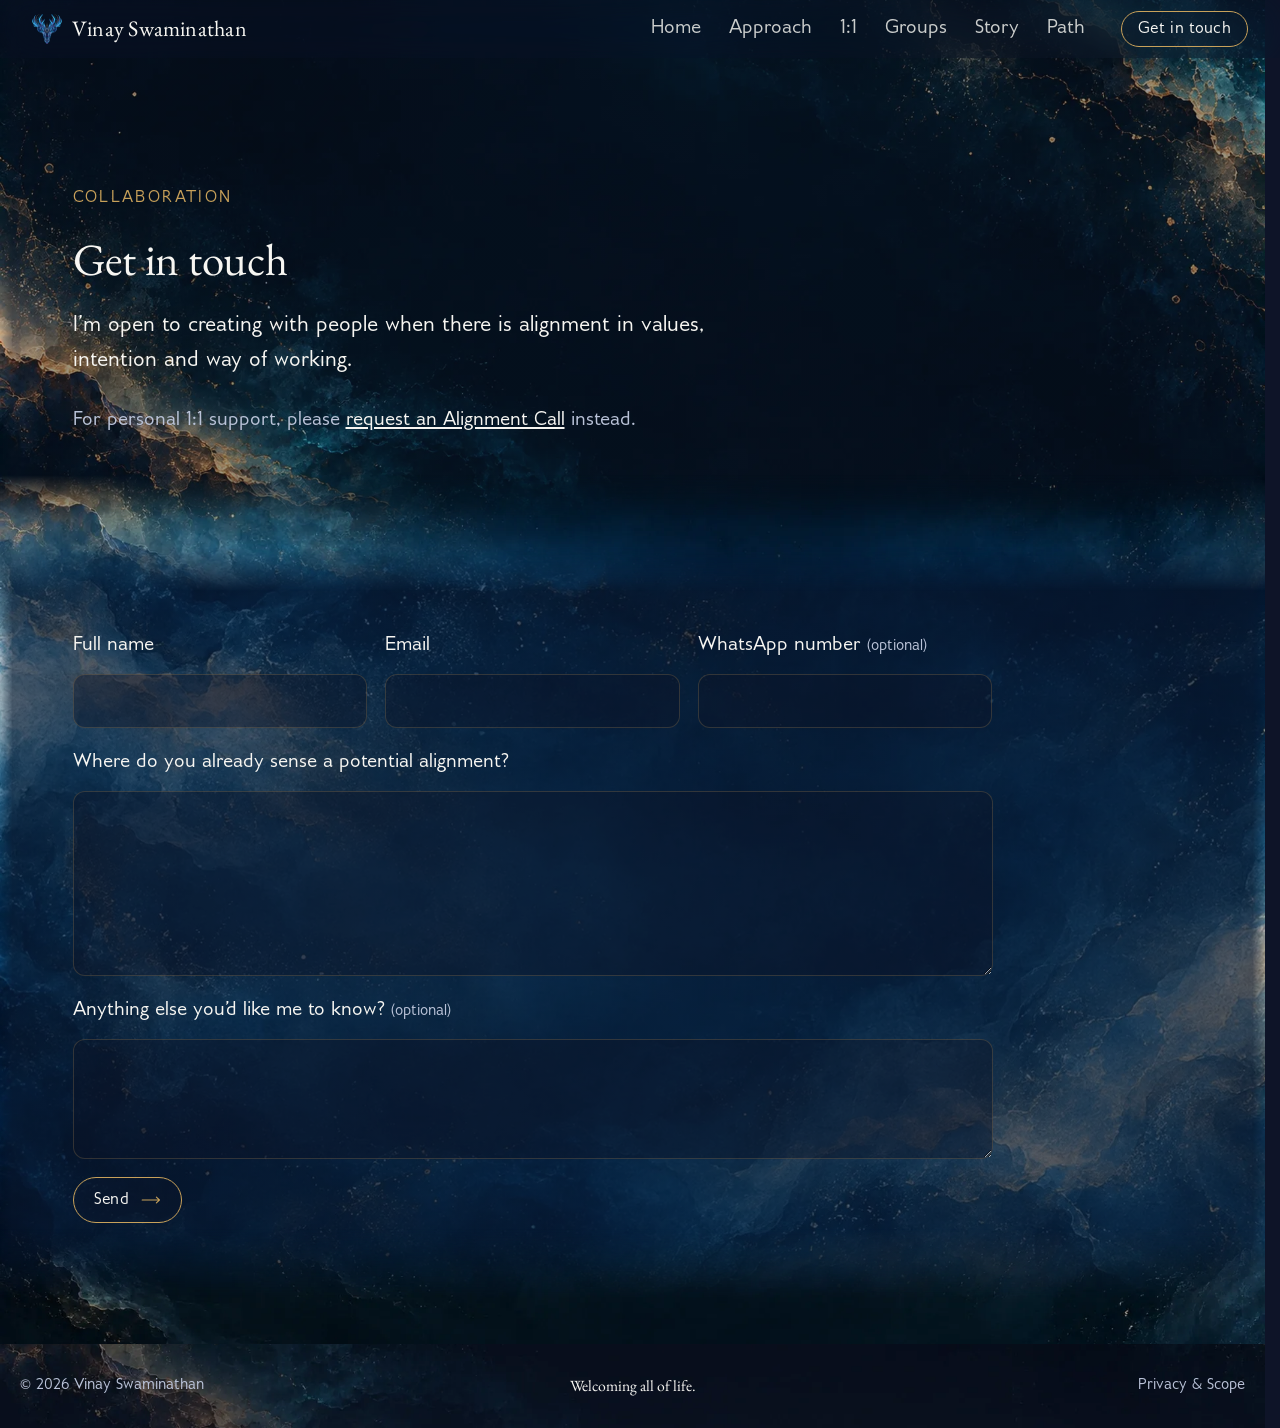
<file: collaborate.html>
<!DOCTYPE html>
<html lang="en">
<head>
<meta charset="utf-8">
<meta name="viewport" content="width=device-width, initial-scale=1">

<title>Collaborate | Vinay Swaminathan</title>
<meta name="description" content="Collaborations, invitations, guest facilitation and shared projects with Vinay Swaminathan.">
<meta name="robots" content="noindex, follow">
<meta name="theme-color" content="#0E1428">
<link rel="canonical" href="https://www.vinayswaminathan.com/collaborate.html">

<meta property="og:type" content="website">
<meta property="og:site_name" content="Vinay Swaminathan">
<meta property="og:title" content="Collaborate | Vinay Swaminathan">
<meta property="og:description" content="Collaborations, invitations, guest facilitation and shared projects with Vinay Swaminathan.">
<meta property="og:url" content="https://www.vinayswaminathan.com/collaborate.html">
<meta property="og:image" content="https://www.vinayswaminathan.com/assets/images/vinay-facilitator.jpg">
<meta property="og:image:alt" content="Vinay Swaminathan">
<meta name="twitter:card" content="summary_large_image">

<script>(function(d){d.classList.add('js');if(!window.matchMedia('(prefers-reduced-motion: reduce)').matches&&'IntersectionObserver' in window){d.classList.add('motion-ready');setTimeout(function(){if(!window.__siteJs)d.classList.add('rv-fallback','assets-ready')},4000)}})(document.documentElement)</script>
<link rel="icon" type="image/png" sizes="48x48" href="assets/images/favicon-48.png">
<link rel="icon" type="image/png" sizes="192x192" href="assets/images/favicon-192.png">
<link rel="apple-touch-icon" sizes="180x180" href="assets/images/apple-touch-icon.png">

<link rel="preconnect" href="https://fonts.googleapis.com">
<link rel="preconnect" href="https://fonts.gstatic.com" crossorigin>
<link href="https://fonts.googleapis.com/css2?family=EB+Garamond:ital,wght@0,400;0,600;1,400;1,600&display=swap" rel="stylesheet">
<link rel="preload" href="assets/fonts/GilliusADFNo2-Regular.otf" as="font" type="font/otf" crossorigin>
<link rel="preload" as="image" href="assets/vinay-brand-assets/bg-01-dark-primary-desktop.webp" media="(min-width: 769px)">
<link rel="preload" as="image" href="assets/vinay-brand-assets/bg-01-dark-primary-mobile.webp" media="(max-width: 768px)" fetchpriority="high">
<link rel="stylesheet" href="assets/css/site.css?v=202610151240">
</head>
<body>
<a class="skip-link" href="#main">Skip to content</a>

<header class="site-head" id="site-head">
  <div class="site-head__inner">
    <a class="brand" href="./">
      <img src="assets/images/sigil-small.png" alt="" width="28" height="29">
      <span>Vinay Swaminathan</span>
    </a>
    <nav class="nav" aria-label="Primary">
      <a class="nav__link" href="./">Home</a>
      <a class="nav__link" href="approach.html">Approach</a>
      <a class="nav__link" href="offerings.html">1:1</a>
      <a class="nav__link" href="groupwork.html">Groups</a>
      <a class="nav__link" href="about.html">Story</a>
      <a class="nav__link" href="training.html">Path</a>
      <a class="btn btn--solid nav__cta" href="alignment.html" data-contact-open>Get in touch</a>
    </nav>
    <button type="button" class="nav-toggle" id="nav-toggle" aria-expanded="false" aria-controls="nav-mobile">
      <span class="nav-toggle__bars" aria-hidden="true"><i></i><i></i></span>
      <span data-label>Menu</span>
    </button>
  </div>
  <nav class="nav-mobile" id="nav-mobile" aria-label="Primary mobile">
    <a href="./">Home <span aria-hidden="true">&rarr;</span></a>
    <a href="approach.html">Approach <span aria-hidden="true">&rarr;</span></a>
    <a href="offerings.html">1:1 <span aria-hidden="true">&rarr;</span></a>
    <a href="groupwork.html">Groups <span aria-hidden="true">&rarr;</span></a>
    <a href="about.html">Story <span aria-hidden="true">&rarr;</span></a>
    <a href="training.html">Path <span aria-hidden="true">&rarr;</span></a>
    <a class="btn btn--solid" href="alignment.html" data-contact-open>Get in touch</a>
  </nav>
</header>


<main id="main">

<section class="page-hero bg-1" aria-labelledby="c1">
  <div class="wrap stack stack--lg">
    <p data-seq class="eyebrow">Collaboration</p>
    <h1 data-seq id="c1">Get in touch</h1>
    <p data-seq class="lede lede--wide">I&rsquo;m open to creating with people when there is alignment in values, intention and way of working.</p>
    <p data-seq class="muted prose">For personal 1:1 support, please <a href="alignment.html">request an Alignment Call</a> instead.</p>
  </div>
</section>

<section id="enquiry" class="section bg-2 t-v2" aria-labelledby="c2">
  <div data-reveal class="wrap">
    <div class="contact-form">
      <h2 id="c2" class="visually-hidden">Collaboration enquiry</h2>
      <div role="status" tabindex="-1" id="collab-sent" class="form-sent" hidden>
        <h3>Thank you, <span data-sent-name></span>.</h3>
        <p>I&rsquo;ve received your message and will reply personally.</p>
      </div>

      <div id="collab-errors" class="form-errors" role="alert" tabindex="-1" hidden></div>

      <form id="collab-form" class="form" method="post" action="https://api.web3forms.com/submit" data-web3 data-sent="collab-sent" data-errors="collab-errors">
        <input type="hidden" name="access_key" value="ec323d61-7be3-4555-b763-50858652113c">
        <input type="hidden" name="from_name" value="vinayswaminathan.com">
        <input type="hidden" name="subject" value="New Collaboration Enquiry - vinayswaminathan.com">
        <input type="checkbox" name="botcheck" class="honeypot" tabindex="-1" autocomplete="off" aria-hidden="true">

        <div class="form__row form__row--contact">
          <div class="ffield">
            <label class="flabel" for="c-name">Full name</label>
            <input class="finput" id="c-name" name="name" required maxlength="120" autocomplete="name">
          </div>
          <div class="ffield">
            <label class="flabel" for="c-email">Email</label>
            <input class="finput" id="c-email" type="email" name="email" required autocomplete="email">
          </div>
          <div class="ffield">
            <label class="flabel" for="c-wa">WhatsApp number <span class="fhint">(optional)</span></label>
            <input class="finput" id="c-wa" type="tel" name="whatsapp" autocomplete="tel">
          </div>
        </div>
        <div class="ffield">
          <label class="flabel" for="c-align">Where do you already sense a potential alignment?</label>
          <textarea class="finput" id="c-align" name="alignment" required rows="5" maxlength="4000"></textarea>
        </div>
        <div class="ffield">
          <label class="flabel" for="c-more">Anything else you&rsquo;d like me to know? <span class="fhint">(optional)</span></label>
          <textarea class="finput" id="c-more" name="message" rows="3" maxlength="4000"></textarea>
        </div>
        <button class="btn btn--solid" type="submit">Send <span aria-hidden="true">&rarr;</span></button>
      </form>
    </div>
  </div>
</section>

</main>

<footer class="site-foot">
  <span class="site-foot__copy">&copy; 2026 Vinay Swaminathan</span>
  <div class="site-foot__brand">
    <p>Welcoming all of life.</p>
  </div>
  <a class="site-foot__privacy" href="privacy.html">Privacy &amp; Scope</a>
</footer>

<script src="assets/js/site.js?v=202610151240" defer></script>
</body>
</html>
</file>
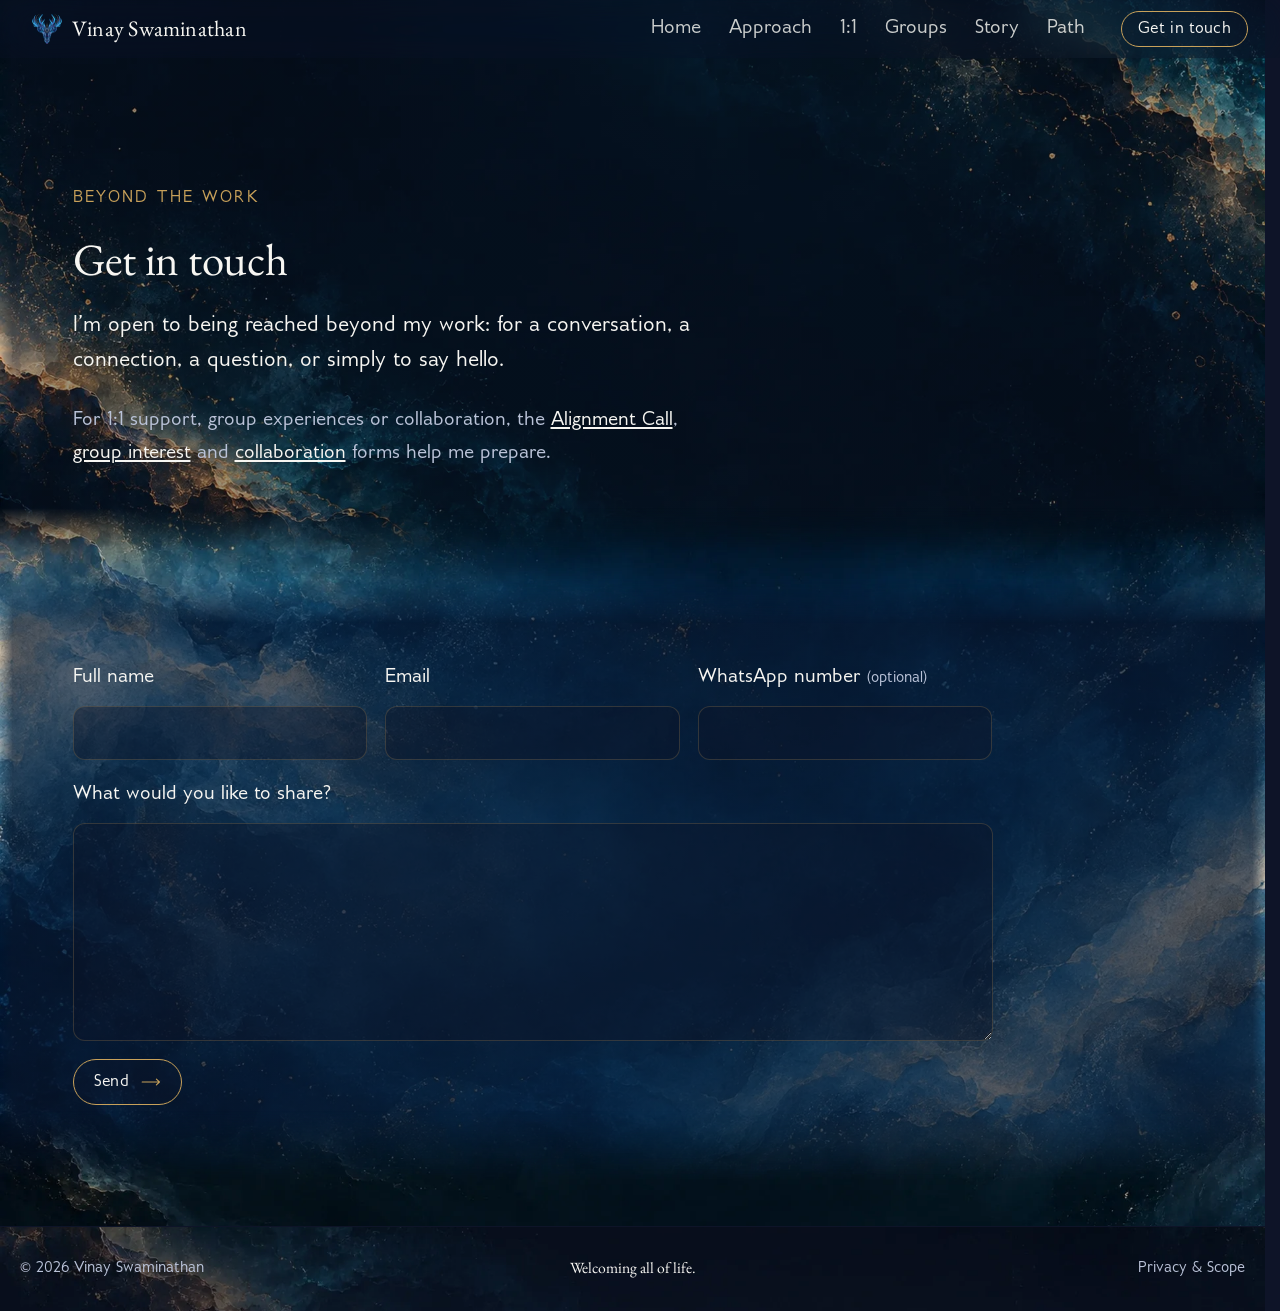
<file: connect.html>
<!DOCTYPE html>
<html lang="en">
<head>
<meta charset="utf-8">
<meta name="viewport" content="width=device-width, initial-scale=1">

<title>Reach out | Vinay Swaminathan</title>
<meta name="description" content="Reach out to Vinay Swaminathan beyond sessions, groups and collaboration: a conversation, a connection or a question.">
<meta name="robots" content="noindex, follow">
<meta name="theme-color" content="#0E1428">
<link rel="canonical" href="https://www.vinayswaminathan.com/connect.html">

<meta property="og:type" content="website">
<meta property="og:site_name" content="Vinay Swaminathan">
<meta property="og:title" content="Reach out | Vinay Swaminathan">
<meta property="og:description" content="Reach out to Vinay Swaminathan beyond sessions, groups and collaboration: a conversation, a connection or a question.">
<meta property="og:url" content="https://www.vinayswaminathan.com/connect.html">
<meta property="og:image" content="https://www.vinayswaminathan.com/assets/images/vinay-facilitator.jpg">
<meta property="og:image:alt" content="Vinay Swaminathan">
<meta name="twitter:card" content="summary_large_image">

<script>(function(d){d.classList.add('js');if(!window.matchMedia('(prefers-reduced-motion: reduce)').matches&&'IntersectionObserver' in window){d.classList.add('motion-ready');setTimeout(function(){if(!window.__siteJs)d.classList.add('rv-fallback','assets-ready')},4000)}})(document.documentElement)</script>
<link rel="icon" type="image/png" sizes="48x48" href="assets/images/favicon-48.png">
<link rel="icon" type="image/png" sizes="192x192" href="assets/images/favicon-192.png">
<link rel="apple-touch-icon" sizes="180x180" href="assets/images/apple-touch-icon.png">

<link rel="preconnect" href="https://fonts.googleapis.com">
<link rel="preconnect" href="https://fonts.gstatic.com" crossorigin>
<link href="https://fonts.googleapis.com/css2?family=EB+Garamond:ital,wght@0,400;0,600;1,400;1,600&display=swap" rel="stylesheet">
<link rel="preload" href="assets/fonts/GilliusADFNo2-Regular.otf" as="font" type="font/otf" crossorigin>
<link rel="preload" as="image" href="assets/vinay-brand-assets/bg-01-dark-primary-desktop.webp" media="(min-width: 769px)">
<link rel="preload" as="image" href="assets/vinay-brand-assets/bg-01-dark-primary-mobile.webp" media="(max-width: 768px)" fetchpriority="high">
<link rel="stylesheet" href="assets/css/site.css?v=202610151240">
</head>
<body>
<a class="skip-link" href="#main">Skip to content</a>

<header class="site-head" id="site-head">
  <div class="site-head__inner">
    <a class="brand" href="./">
      <img src="assets/images/sigil-small.png" alt="" width="28" height="29">
      <span>Vinay Swaminathan</span>
    </a>
    <nav class="nav" aria-label="Primary">
      <a class="nav__link" href="./">Home</a>
      <a class="nav__link" href="approach.html">Approach</a>
      <a class="nav__link" href="offerings.html">1:1</a>
      <a class="nav__link" href="groupwork.html">Groups</a>
      <a class="nav__link" href="about.html">Story</a>
      <a class="nav__link" href="training.html">Path</a>
      <a class="btn btn--solid nav__cta" href="alignment.html" data-contact-open>Get in touch</a>
    </nav>
    <button type="button" class="nav-toggle" id="nav-toggle" aria-expanded="false" aria-controls="nav-mobile">
      <span class="nav-toggle__bars" aria-hidden="true"><i></i><i></i></span>
      <span data-label>Menu</span>
    </button>
  </div>
  <nav class="nav-mobile" id="nav-mobile" aria-label="Primary mobile">
    <a href="./">Home <span aria-hidden="true">&rarr;</span></a>
    <a href="approach.html">Approach <span aria-hidden="true">&rarr;</span></a>
    <a href="offerings.html">1:1 <span aria-hidden="true">&rarr;</span></a>
    <a href="groupwork.html">Groups <span aria-hidden="true">&rarr;</span></a>
    <a href="about.html">Story <span aria-hidden="true">&rarr;</span></a>
    <a href="training.html">Path <span aria-hidden="true">&rarr;</span></a>
    <a class="btn btn--solid" href="alignment.html" data-contact-open>Get in touch</a>
  </nav>
</header>


<main id="main">

<section class="page-hero bg-1" aria-labelledby="m1">
  <div class="wrap stack stack--lg">
    <p data-seq class="eyebrow">Beyond the work</p>
    <h1 data-seq id="m1">Get in touch</h1>
    <p data-seq class="lede lede--wide">I&rsquo;m open to being reached beyond my work: for a conversation, a connection, a question, or simply to say hello.</p>
    <p data-seq class="muted prose">For 1:1 support, group experiences or collaboration, the <a href="alignment.html">Alignment Call</a>, <a href="group-interest.html">group interest</a> and <a href="collaborate.html">collaboration</a> forms help me prepare.</p>
  </div>
</section>

<section id="message" class="section bg-2 t-v2" aria-labelledby="m2">
  <div data-reveal class="wrap">
    <div class="contact-form">
      <h2 id="m2" class="visually-hidden">Message</h2>
      <div role="status" tabindex="-1" id="connect-sent" class="form-sent" hidden>
        <h3>Thank you, <span data-sent-name></span>.</h3>
        <p>I&rsquo;ve received your message and will reply personally.</p>
      </div>

      <div id="connect-errors" class="form-errors" role="alert" tabindex="-1" hidden></div>

      <form id="connect-form" class="form" method="post" action="https://api.web3forms.com/submit" data-web3 data-sent="connect-sent" data-errors="connect-errors">
        <input type="hidden" name="access_key" value="ec323d61-7be3-4555-b763-50858652113c">
        <input type="hidden" name="from_name" value="vinayswaminathan.com">
        <input type="hidden" name="subject" value="New Message (Something else) - vinayswaminathan.com">
        <input type="checkbox" name="botcheck" class="honeypot" tabindex="-1" autocomplete="off" aria-hidden="true">

        <div class="form__row form__row--contact">
          <div class="ffield">
            <label class="flabel" for="m-name">Full name</label>
            <input class="finput" id="m-name" name="name" required maxlength="120" autocomplete="name">
          </div>
          <div class="ffield">
            <label class="flabel" for="m-email">Email</label>
            <input class="finput" id="m-email" type="email" name="email" required autocomplete="email">
          </div>
          <div class="ffield">
            <label class="flabel" for="m-wa">WhatsApp number <span class="fhint">(optional)</span></label>
            <input class="finput" id="m-wa" type="tel" name="whatsapp" autocomplete="tel">
          </div>
        </div>
        <div class="ffield">
          <label class="flabel" for="m-msg">What would you like to share?</label>
          <textarea class="finput" id="m-msg" name="message" required rows="6" maxlength="4000"></textarea>
        </div>
        <button class="btn btn--solid" type="submit">Send <span aria-hidden="true">&rarr;</span></button>
      </form>
    </div>
  </div>
</section>

</main>

<footer class="site-foot">
  <span class="site-foot__copy">&copy; 2026 Vinay Swaminathan</span>
  <div class="site-foot__brand">
    <p>Welcoming all of life.</p>
  </div>
  <a class="site-foot__privacy" href="privacy.html">Privacy &amp; Scope</a>
</footer>

<script src="assets/js/site.js?v=202610151240" defer></script>
</body>
</html>
</file>
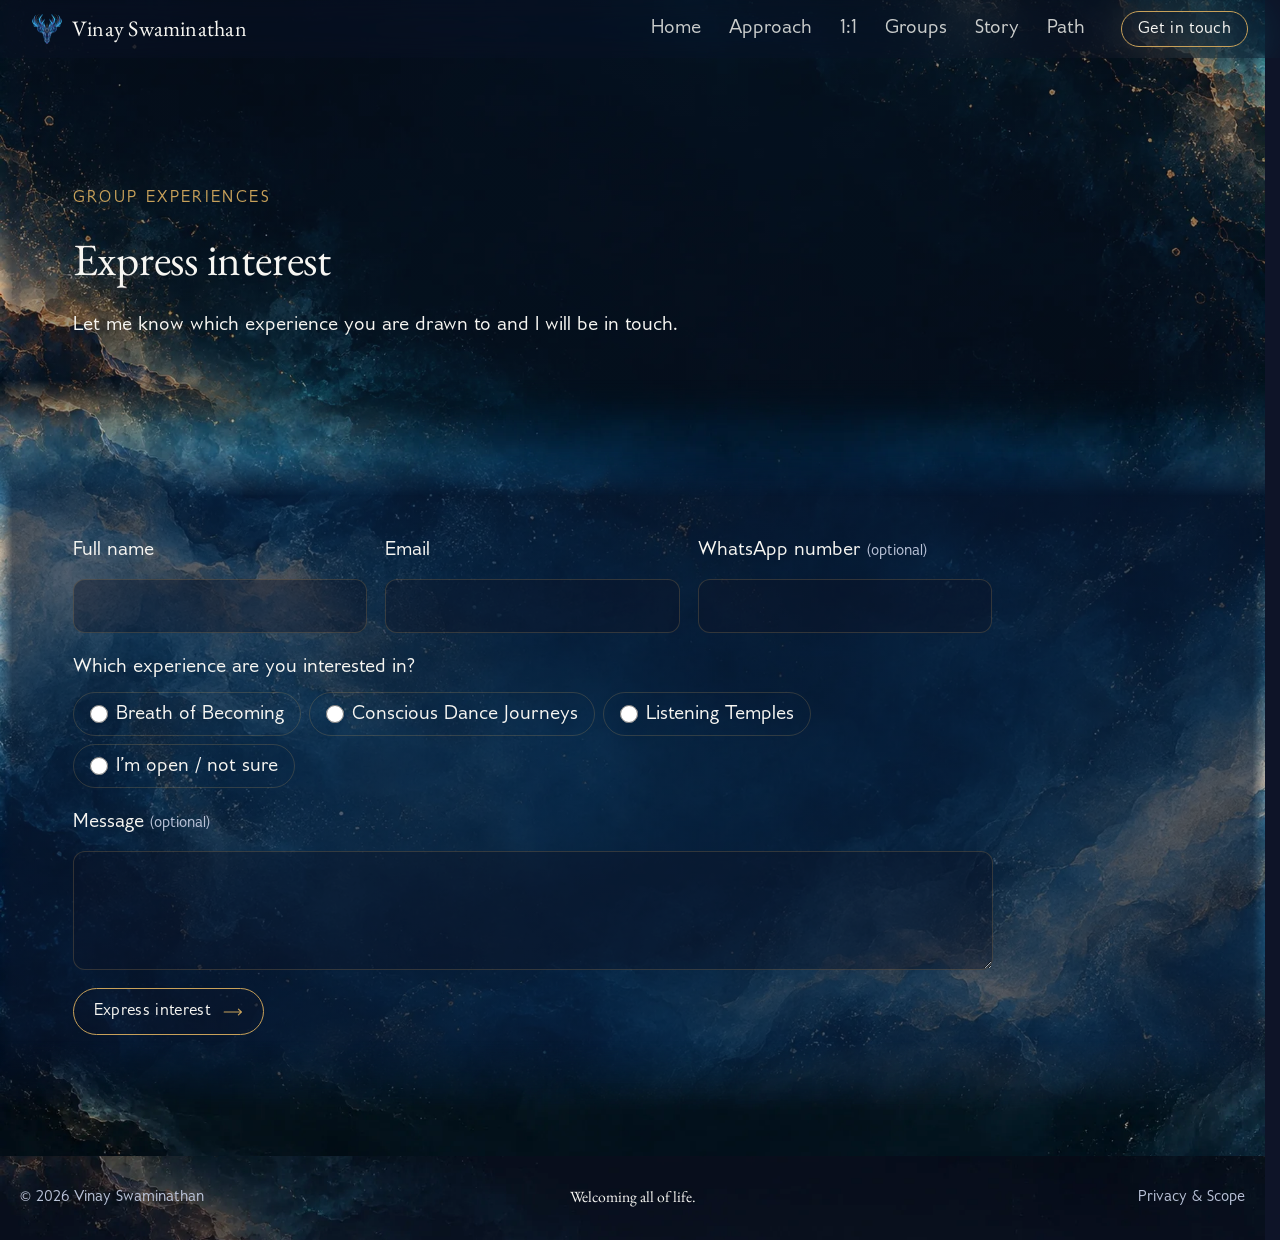
<file: group-interest.html>
<!DOCTYPE html>
<html lang="en">
<head>
<meta charset="utf-8">
<meta name="viewport" content="width=device-width, initial-scale=1">

<title>Express Interest | Vinay Swaminathan</title>
<meta name="description" content="Register interest in Breath of Becoming, Conscious Dance Journeys or Listening Temples.">
<meta name="robots" content="noindex, follow">
<meta name="theme-color" content="#0E1428">
<link rel="canonical" href="https://www.vinayswaminathan.com/group-interest.html">

<meta property="og:type" content="website">
<meta property="og:site_name" content="Vinay Swaminathan">
<meta property="og:title" content="Express Interest | Vinay Swaminathan">
<meta property="og:description" content="Register interest in Breath of Becoming, Conscious Dance Journeys or Listening Temples.">
<meta property="og:url" content="https://www.vinayswaminathan.com/group-interest.html">
<meta property="og:image" content="https://www.vinayswaminathan.com/assets/images/vinay-facilitator.jpg">
<meta property="og:image:alt" content="Vinay Swaminathan">
<meta name="twitter:card" content="summary_large_image">

<script>(function(d){d.classList.add('js');if(!window.matchMedia('(prefers-reduced-motion: reduce)').matches&&'IntersectionObserver' in window){d.classList.add('motion-ready');setTimeout(function(){if(!window.__siteJs)d.classList.add('rv-fallback','assets-ready')},4000)}})(document.documentElement)</script>
<link rel="icon" type="image/png" sizes="48x48" href="assets/images/favicon-48.png">
<link rel="icon" type="image/png" sizes="192x192" href="assets/images/favicon-192.png">
<link rel="apple-touch-icon" sizes="180x180" href="assets/images/apple-touch-icon.png">

<link rel="preconnect" href="https://fonts.googleapis.com">
<link rel="preconnect" href="https://fonts.gstatic.com" crossorigin>
<link href="https://fonts.googleapis.com/css2?family=EB+Garamond:ital,wght@0,400;0,600;1,400;1,600&display=swap" rel="stylesheet">
<link rel="preload" href="assets/fonts/GilliusADFNo2-Regular.otf" as="font" type="font/otf" crossorigin>
<link rel="preload" as="image" href="assets/vinay-brand-assets/bg-01-dark-primary-desktop.webp" media="(min-width: 769px)">
<link rel="preload" as="image" href="assets/vinay-brand-assets/bg-01-dark-primary-mobile.webp" media="(max-width: 768px)" fetchpriority="high">
<link rel="stylesheet" href="assets/css/site.css?v=202610151240">
</head>
<body>
<a class="skip-link" href="#main">Skip to content</a>

<header class="site-head" id="site-head">
  <div class="site-head__inner">
    <a class="brand" href="./">
      <img src="assets/images/sigil-small.png" alt="" width="28" height="29">
      <span>Vinay Swaminathan</span>
    </a>
    <nav class="nav" aria-label="Primary">
      <a class="nav__link" href="./">Home</a>
      <a class="nav__link" href="approach.html">Approach</a>
      <a class="nav__link" href="offerings.html">1:1</a>
      <a class="nav__link" href="groupwork.html">Groups</a>
      <a class="nav__link" href="about.html">Story</a>
      <a class="nav__link" href="training.html">Path</a>
      <a class="btn btn--solid nav__cta" href="alignment.html" data-contact-open>Get in touch</a>
    </nav>
    <button type="button" class="nav-toggle" id="nav-toggle" aria-expanded="false" aria-controls="nav-mobile">
      <span class="nav-toggle__bars" aria-hidden="true"><i></i><i></i></span>
      <span data-label>Menu</span>
    </button>
  </div>
  <nav class="nav-mobile" id="nav-mobile" aria-label="Primary mobile">
    <a href="./">Home <span aria-hidden="true">&rarr;</span></a>
    <a href="approach.html">Approach <span aria-hidden="true">&rarr;</span></a>
    <a href="offerings.html">1:1 <span aria-hidden="true">&rarr;</span></a>
    <a href="groupwork.html">Groups <span aria-hidden="true">&rarr;</span></a>
    <a href="about.html">Story <span aria-hidden="true">&rarr;</span></a>
    <a href="training.html">Path <span aria-hidden="true">&rarr;</span></a>
    <a class="btn btn--solid" href="alignment.html" data-contact-open>Get in touch</a>
  </nav>
</header>


<main id="main">

<section class="page-hero bg-1" aria-labelledby="gi1">
  <div class="wrap stack stack--lg">
    <p data-seq class="eyebrow">Group Experiences</p>
    <h1 data-seq id="gi1">Express interest</h1>
    <p data-seq class="prose">Let me know which experience you are drawn to and I will be in touch.</p>
    <p id="g-event-note" class="muted" hidden>Session: <span></span></p>
  </div>
</section>

<section id="interest" class="section bg-2 t-v2" aria-labelledby="gi2">
  <div data-reveal class="wrap">
    <div class="contact-form">
      <h2 id="gi2" class="visually-hidden">Interest form</h2>
      <div role="status" tabindex="-1" id="group-sent" class="form-sent" hidden>
        <h3>Thank you, <span data-sent-name></span>.</h3>
        <p>I&rsquo;ve received your interest and will be in touch.</p>
      </div>

      <div id="group-errors" class="form-errors" role="alert" tabindex="-1" hidden></div>

      <form id="group-form" class="form" method="post" action="https://api.web3forms.com/submit" data-web3 data-sent="group-sent" data-errors="group-errors">
        <input type="hidden" name="access_key" value="ec323d61-7be3-4555-b763-50858652113c">
        <input type="hidden" name="from_name" value="vinayswaminathan.com">
        <input type="hidden" name="subject" value="New Group Experience Interest - vinayswaminathan.com">
        <input type="hidden" name="event" id="g-event" value="" disabled>
        <input type="checkbox" name="botcheck" class="honeypot" tabindex="-1" autocomplete="off" aria-hidden="true">
        <div class="form__row form__row--contact">
          <div class="ffield">
            <label class="flabel" for="g-name">Full name</label>
            <input class="finput" id="g-name" name="name" required maxlength="120" autocomplete="name">
          </div>
          <div class="ffield">
            <label class="flabel" for="g-email">Email</label>
            <input class="finput" id="g-email" type="email" name="email" required autocomplete="email">
          </div>
          <div class="ffield">
            <label class="flabel" for="g-wa">WhatsApp number <span class="fhint">(optional)</span></label>
            <input class="finput" id="g-wa" type="tel" name="whatsapp" autocomplete="tel">
          </div>
        </div>
        <fieldset>
          <legend>Which experience are you interested in?</legend>
          <div class="choices">
            <label class="choice"><input type="radio" name="experience" value="Breath of Becoming" data-key="breath-of-becoming" required>Breath of Becoming</label>
            <label class="choice"><input type="radio" name="experience" value="Conscious Dance Journeys" data-key="conscious-dance">Conscious Dance Journeys</label>
            <label class="choice"><input type="radio" name="experience" value="Listening Temples" data-key="listening-temples">Listening Temples</label>
            <label class="choice"><input type="radio" name="experience" value="I'm open / not sure" data-key="open">I&rsquo;m open / not sure</label>
          </div>
        </fieldset>
        <div class="ffield">
          <label class="flabel" for="g-msg">Message <span class="fhint">(optional)</span></label>
          <textarea class="finput" id="g-msg" name="message" rows="3" maxlength="4000"></textarea>
        </div>
        <button class="btn btn--solid" type="submit">Express interest <span aria-hidden="true">&rarr;</span></button>
      </form>
    </div>
  </div>
</section>

</main>

<footer class="site-foot">
  <span class="site-foot__copy">&copy; 2026 Vinay Swaminathan</span>
  <div class="site-foot__brand">
    <p>Welcoming all of life.</p>
  </div>
  <a class="site-foot__privacy" href="privacy.html">Privacy &amp; Scope</a>
</footer>

<script src="assets/js/site.js?v=202610151240" defer></script>
</body>
</html>
</file>
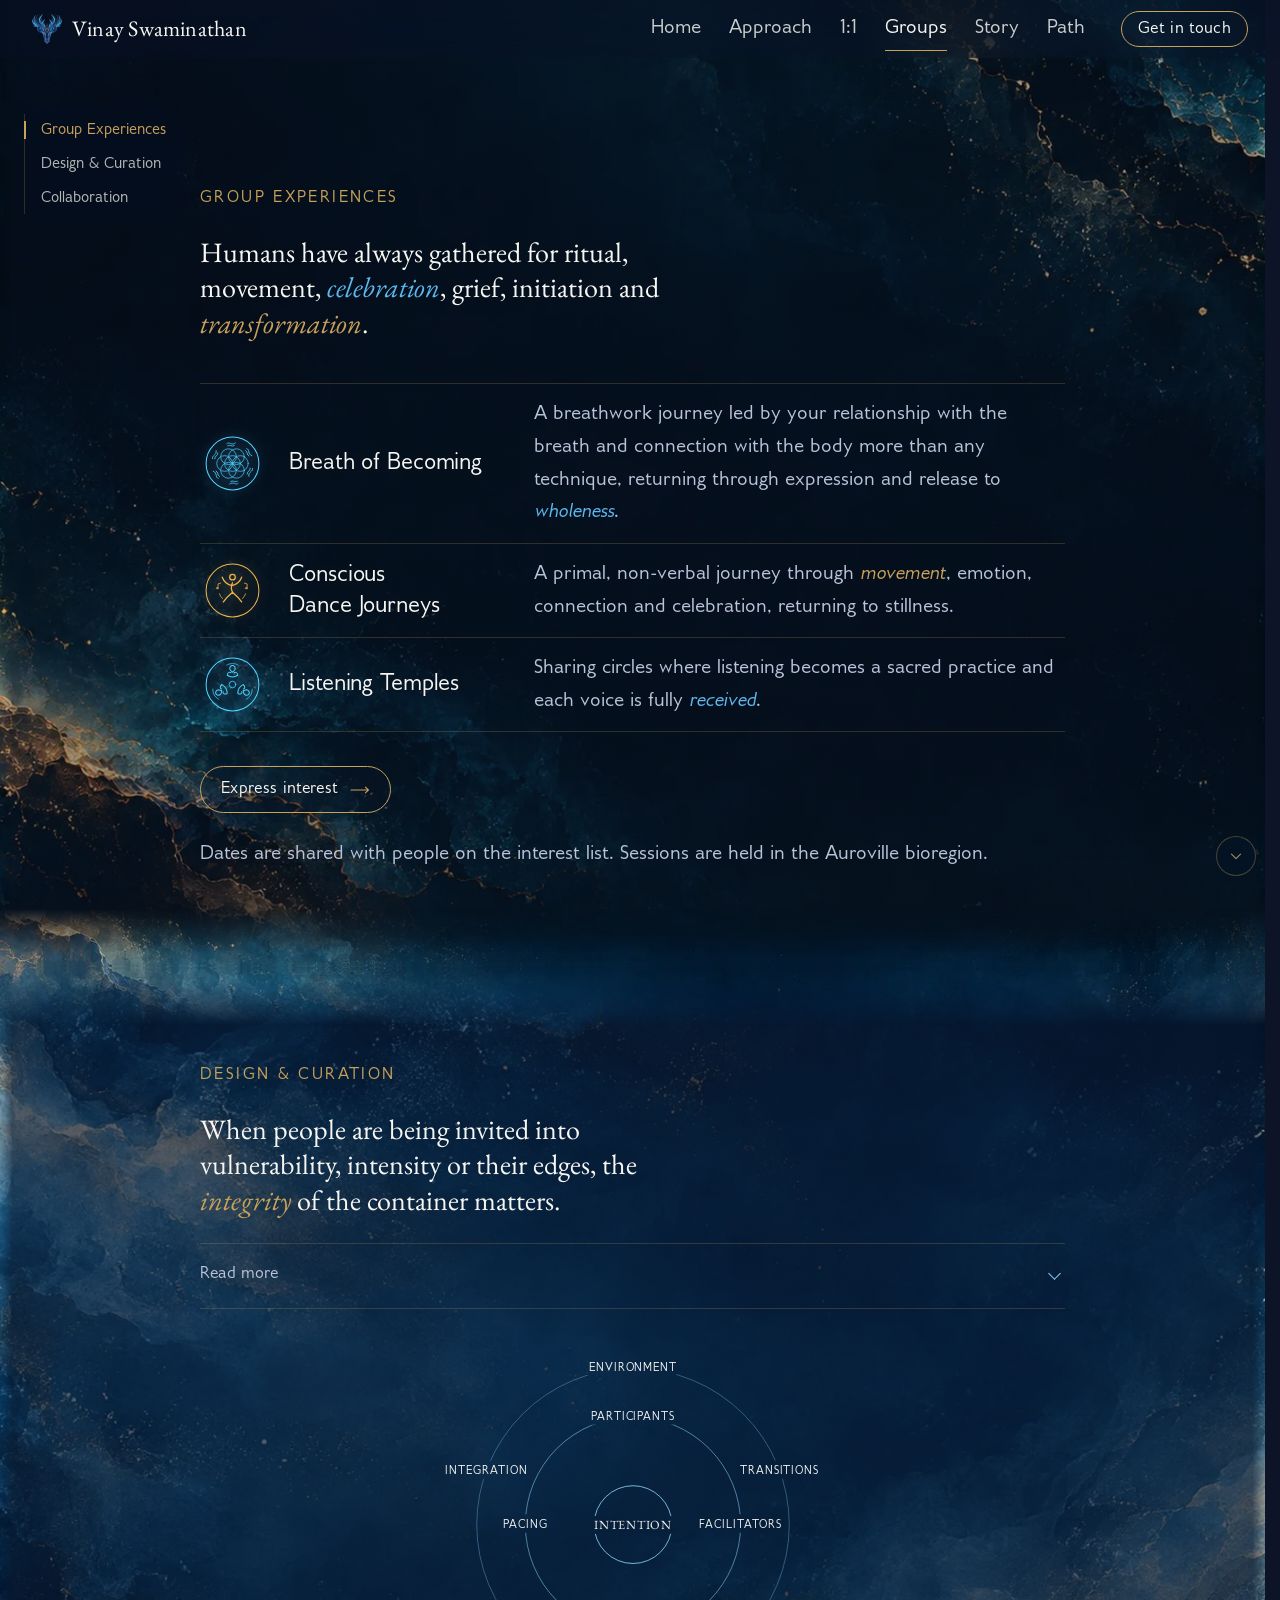
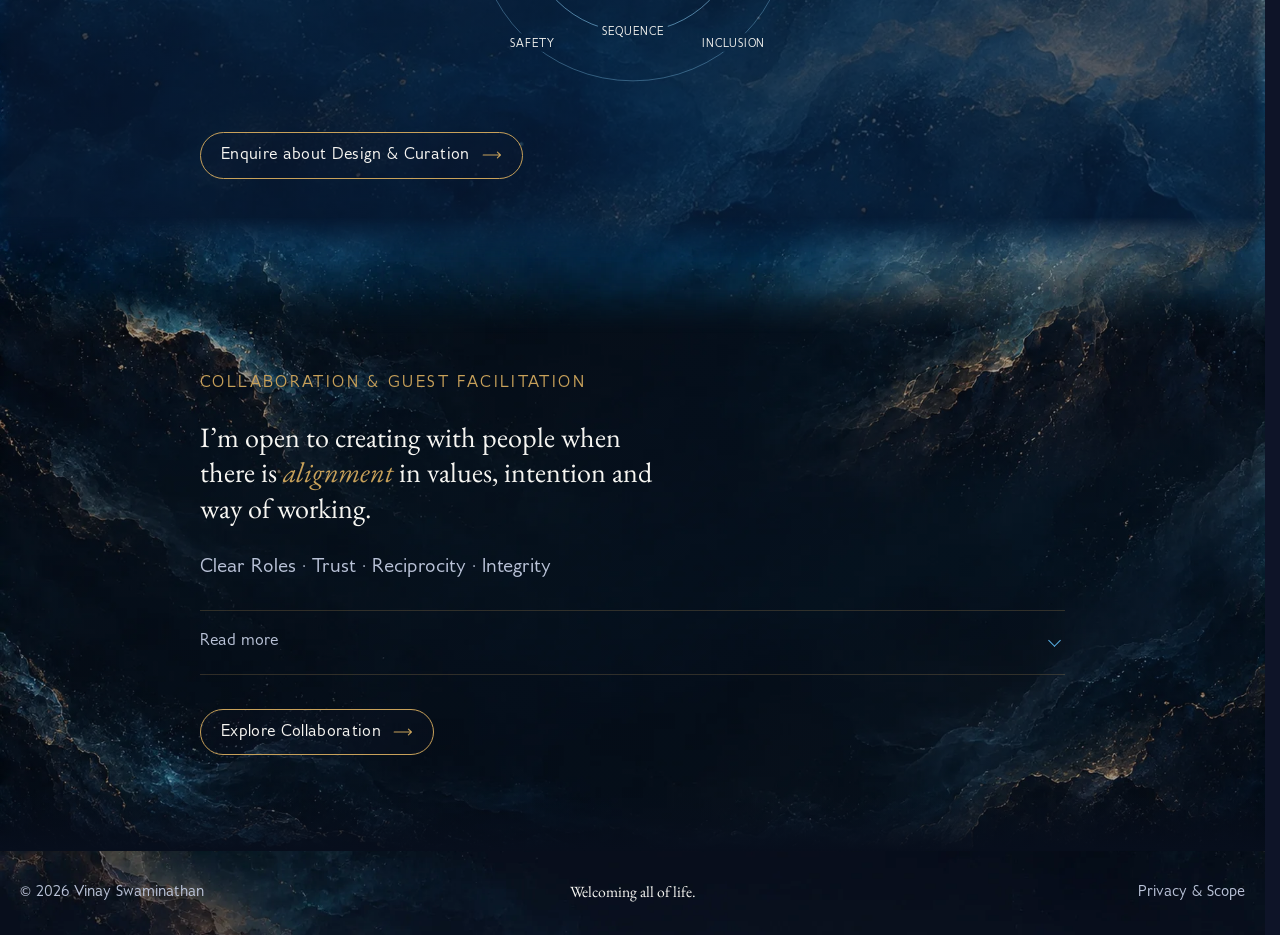
<file: groupwork.html>
<!DOCTYPE html>
<html lang="en">
<head>
<meta charset="utf-8">
<meta name="viewport" content="width=device-width, initial-scale=1">

<title>Group Breathwork &amp; Conscious Dance, Auroville Bioregion | Vinay Swaminathan</title>
<meta name="description" content="Group experiences in the Auroville bioregion with Vinay Swaminathan: Breath of Becoming breathwork, Conscious Dance Journeys and Listening Temples, plus guest facilitation.">
<meta name="robots" content="index, follow">
<meta name="theme-color" content="#0E1428">
<link rel="canonical" href="https://www.vinayswaminathan.com/groupwork.html">

<meta property="og:type" content="website">
<meta property="og:site_name" content="Vinay Swaminathan">
<meta property="og:title" content="Group Breathwork &amp; Conscious Dance, Auroville Bioregion | Vinay Swaminathan">
<meta property="og:description" content="Group experiences in the Auroville bioregion with Vinay Swaminathan: Breath of Becoming breathwork, Conscious Dance Journeys and Listening Temples, plus guest facilitation.">
<meta property="og:url" content="https://www.vinayswaminathan.com/groupwork.html">
<meta property="og:image" content="https://www.vinayswaminathan.com/assets/images/vinay-facilitator.jpg">
<meta property="og:image:alt" content="Vinay Swaminathan">
<meta name="twitter:card" content="summary_large_image">

<script>(function(d){d.classList.add('js');if(!window.matchMedia('(prefers-reduced-motion: reduce)').matches&&'IntersectionObserver' in window){d.classList.add('motion-ready');setTimeout(function(){if(!window.__siteJs)d.classList.add('rv-fallback','assets-ready')},4000)}})(document.documentElement)</script>
<link rel="icon" type="image/png" sizes="48x48" href="assets/images/favicon-48.png">
<link rel="icon" type="image/png" sizes="192x192" href="assets/images/favicon-192.png">
<link rel="apple-touch-icon" sizes="180x180" href="assets/images/apple-touch-icon.png">

<link rel="preconnect" href="https://fonts.googleapis.com">
<link rel="preconnect" href="https://fonts.gstatic.com" crossorigin>
<link href="https://fonts.googleapis.com/css2?family=EB+Garamond:ital,wght@0,400;0,600;1,400;1,600&display=swap" rel="stylesheet">
<link rel="preload" href="assets/fonts/GilliusADFNo2-Regular.otf" as="font" type="font/otf" crossorigin>
<link rel="preload" as="image" href="assets/vinay-brand-assets/bg-01-dark-primary-desktop.webp" media="(min-width: 769px)">
<link rel="preload" as="image" href="assets/vinay-brand-assets/bg-01-dark-primary-mobile.webp" media="(max-width: 768px)" fetchpriority="high">
<link rel="stylesheet" href="assets/css/site.css?v=202610151240">
<script type="application/ld+json">
{
  "@context": "https://schema.org",
  "@graph": [
    {
      "@type": "Service",
      "@id": "https://www.vinayswaminathan.com/groupwork.html#service",
      "name": "Group experiences",
      "serviceType": "Group breathwork and conscious dance",
      "description": "Breath of Becoming breathwork, Conscious Dance Journeys and Listening Temples in the Auroville bioregion, plus design, curation and guest facilitation.",
      "provider": {
        "@id": "https://www.vinayswaminathan.com/#vinay"
      },
      "areaServed": [
        {
          "@type": "Place",
          "name": "Auroville bioregion, Tamil Nadu, India"
        },
        {
          "@type": "Place",
          "name": "Puducherry, India"
        }
      ],
      "url": "https://www.vinayswaminathan.com/groupwork.html"
    },
    {
      "@type": "BreadcrumbList",
      "@id": "https://www.vinayswaminathan.com/groupwork.html#breadcrumb",
      "itemListElement": [
        {
          "@type": "ListItem",
          "position": 1,
          "name": "Home",
          "item": "https://www.vinayswaminathan.com/"
        },
        {
          "@type": "ListItem",
          "position": 2,
          "name": "Group Experiences",
          "item": "https://www.vinayswaminathan.com/groupwork.html"
        }
      ]
    }
  ]
}
</script>
</head>
<body class="has-subnav">
<a class="skip-link" href="#main">Skip to content</a>

<header class="site-head" id="site-head">
  <div class="site-head__inner">
    <a class="brand" href="./">
      <img src="assets/images/sigil-small.png" alt="" width="28" height="29">
      <span>Vinay Swaminathan</span>
    </a>
    <nav class="nav" aria-label="Primary">
      <a class="nav__link" href="./">Home</a>
      <a class="nav__link" href="approach.html">Approach</a>
      <a class="nav__link" href="offerings.html">1:1</a>
      <a class="nav__link" href="groupwork.html" aria-current="page">Groups</a>
      <a class="nav__link" href="about.html">Story</a>
      <a class="nav__link" href="training.html">Path</a>
      <a class="btn btn--solid nav__cta" href="alignment.html" data-contact-open>Get in touch</a>
    </nav>
    <button type="button" class="nav-toggle" id="nav-toggle" aria-expanded="false" aria-controls="nav-mobile">
      <span class="nav-toggle__bars" aria-hidden="true"><i></i><i></i></span>
      <span data-label>Menu</span>
    </button>
  </div>
  <nav class="nav-mobile" id="nav-mobile" aria-label="Primary mobile">
    <a href="./">Home <span aria-hidden="true">&rarr;</span></a>
    <a href="approach.html">Approach <span aria-hidden="true">&rarr;</span></a>
    <a href="offerings.html">1:1 <span aria-hidden="true">&rarr;</span></a>
    <a href="groupwork.html" aria-current="page">Groups <span aria-hidden="true">&rarr;</span></a>
    <a href="about.html">Story <span aria-hidden="true">&rarr;</span></a>
    <a href="training.html">Path <span aria-hidden="true">&rarr;</span></a>
    <a class="btn btn--solid" href="alignment.html" data-contact-open>Get in touch</a>
  </nav>
</header>

<nav class="subnav" aria-label="Sections of this page">
  <ul>
    <li><a data-section="experiences" href="#experiences">Group Experiences</a></li>
    <li class="subnav__upcoming"><a data-section="upcoming" href="#upcoming">Upcoming Sessions</a></li>
    <li><a data-section="design" href="#design">Design &amp; Curation</a></li>
    <li><a data-section="collaboration" href="#collaboration">Collaboration</a></li>
  </ul>
</nav>


<main id="main">

<div class="field bg-1">

<section id="experiences" data-nav="Group Experiences" class="page-hero" aria-labelledby="g1">
  <div class="wrap stack stack--lg">
    <h1 data-seq id="g1" class="marker">Group Experiences</h1>
    <p data-seq class="section-intro">Humans have always gathered for ritual, movement, <em class="display-accent">celebration</em>, grief, initiation and <em class="gold-accent">transformation</em>.</p>
    <div data-seq class="accordion-group" style="margin-top:var(--s-2)">
      <div class="plain-row icon-row" id="breath-of-becoming">
        <img class="icon icon--kit icon-box" src="assets/vinay-icons/icon-breath-of-becoming.svg?v=202610052254" alt="" width="512" height="512" aria-hidden="true">
        <h2 class="accordion__title">Breath of Becoming</h2>
        <p class="accordion__desc">A breathwork journey led by your relationship with the breath and connection with the body more than any technique, returning through expression and release to <em class="inline-accent is-blue">wholeness</em>.</p>
      </div>
      <div class="plain-row icon-row" id="conscious-dance-journeys">
        <img class="icon icon--kit icon-box" src="assets/vinay-icons/icon-conscious-dance-journeys.svg?v=202610052254" alt="" width="512" height="512" aria-hidden="true">
        <h2 class="accordion__title">Conscious Dance Journeys</h2>
        <p class="accordion__desc">A primal, non-verbal journey through <em class="gold-accent">movement</em>, emotion, connection and celebration, returning to stillness.</p>
      </div>
      <div class="plain-row icon-row" id="listening-temples">
        <img class="icon icon--kit icon-box" src="assets/vinay-icons/icon-listening-temples.svg?v=202610052254" alt="" width="512" height="512" aria-hidden="true">
        <h2 class="accordion__title">Listening Temples</h2>
        <p class="accordion__desc">Sharing circles where listening becomes a sacred practice and each voice is fully <em class="inline-accent is-blue">received</em>.</p>
      </div>
    </div>
    <a data-seq class="btn btn--outline" href="group-interest.html">Express interest <span aria-hidden="true">&rarr;</span></a>
    <p data-seq class="muted">Dates are shared with people on the interest list. Sessions are held in the Auroville bioregion.</p>
  </div>
</section>

<section id="upcoming" data-nav="Upcoming Sessions" data-nav-class="subnav__upcoming" data-scroll-section class="section section--upcoming" aria-labelledby="g-up">
  <div data-reveal class="wrap stack stack--lg">
    <h2 id="g-up">Upcoming Sessions</h2>

    <!-- UPCOMING SESSIONS: edit by hand.
         To list a session, copy this template inside <ul class="sessions">.
         While the list is empty, this whole section (and its link in the
         section index) stays hidden.
         The link preselects the experience on group-interest.html and passes the
         session date (YYYY-MM-DD) into the enquiry. Experience keys:
         breath-of-becoming, conscious-dance, listening-temples.

      <li class="session">
        <h3 class="session__name">Breath of Becoming</h3>
        <p class="session__when"><time datetime="2026-11-14">Saturday 14 November 2026</time> &middot; <time datetime="2026-11-14T16:00+05:30">4:00 PM IST</time></p>
        <p class="session__where">Auroville bioregion</p>
        <p class="session__status">Places available</p>
        <a class="session__cta" href="group-interest.html?experience=breath-of-becoming&amp;event=2026-11-14">Express interest <span aria-hidden="true">&rarr;</span></a>
      </li>
    -->
    <ul class="sessions" aria-label="Upcoming sessions">
    </ul>
    <a class="btn btn--outline" href="group-interest.html">Express interest <span aria-hidden="true">&rarr;</span></a>
  </div>
</section>

</div>

<section id="design" data-nav="Design &amp; Curation" data-scroll-section class="section bg-2 t-v2" aria-labelledby="g2">
  <div data-reveal="left" class="wrap stack stack--lg">
    <h2 id="g2" class="marker">Design &amp; Curation</h2>
    <p class="section-intro">When people are being invited into vulnerability, intensity or their edges, the <em class="gold-accent">integrity</em> of the container matters.</p>
    <details class="accordion">
      <summary><span class="accordion__label">Read more<span class="visually-hidden">: Design &amp; Curation</span></span></summary>
      <div class="accordion__body">
    <dl class="ruled prose">
      <div><dt class="strong">Design</dt><dd>Building a gathering from the ground up around what it is meant to make possible.</dd></div>
      <div><dt class="strong">Curation</dt><dd>Bringing together the right facilitators, healers, artists, musicians, coaches and other elements into one coherent whole.</dd></div>
    </dl>
      </div>
    </details>
    <figure class="field" style="margin:var(--s-2) 0 0">
      <svg class="field-svg" viewBox="0 0 720 500" role="img" aria-label="The container: Intention at the centre; Participants, Facilitators, Sequence and Pacing around it; Environment, Transitions, Inclusion, Safety and Integration in the outer layer.">
        <defs>
          <mask id="field-gaps" maskUnits="userSpaceOnUse" x="-40" y="-40" width="800" height="580">
            <rect x="-40" y="-40" width="800" height="580" fill="#fff"/>
            <g class="field-svg__knock" text-anchor="middle" dominant-baseline="central">
              <text class="field-svg__core" x="360" y="250">INTENTION</text>
              <text x="360" y="95">PARTICIPANTS</text>
              <text class="fx-r" x="515" y="250">FACILITATORS</text>
              <text x="360" y="405">SEQUENCE</text>
              <text class="fx-l" x="205" y="250">PACING</text>
              <text x="360" y="25">ENVIRONMENT</text>
              <text x="571" y="173">TRANSITIONS</text>
              <text x="505" y="422">INCLUSION</text>
              <text x="215" y="422">SAFETY</text>
              <text x="149" y="173">INTEGRATION</text>
            </g>
          </mask>
        </defs>
        <g fill="none" stroke="var(--accent)" stroke-width="1.2" mask="url(#field-gaps)">
          <circle cx="360" cy="250" r="225" stroke-opacity=".4"/>
          <circle cx="360" cy="250" r="155" stroke-opacity=".65"/>
          <circle cx="360" cy="250" r="56"/>
        </g>
        <g text-anchor="middle" dominant-baseline="central">
          <text class="field-svg__core" x="360" y="250">INTENTION</text>
          <text x="360" y="95">PARTICIPANTS</text>
          <text class="fx-r" x="515" y="250">FACILITATORS</text>
          <text x="360" y="405">SEQUENCE</text>
          <text class="fx-l" x="205" y="250">PACING</text>
          <text x="360" y="25">ENVIRONMENT</text>
          <text x="571" y="173">TRANSITIONS</text>
          <text x="505" y="422">INCLUSION</text>
          <text x="215" y="422">SAFETY</text>
          <text x="149" y="173">INTEGRATION</text>
        </g>
      </svg>
    </figure>
    <a class="btn btn--outline" href="collaborate.html">Enquire about Design &amp; Curation <span aria-hidden="true">&rarr;</span></a>
  </div>
</section>

<section id="collaboration" data-nav="Collaboration" data-scroll-section class="section bg-3" aria-labelledby="g3">
  <div data-reveal="right" class="wrap stack stack--lg">
    <h2 id="g3" class="marker marker--wrap">Collaboration &amp; Guest Facilitation</h2>
    <p class="section-intro">I&rsquo;m open to creating with people when there is <em class="gold-accent">alignment</em> in values, intention and way of working.</p>
    <p class="values">Clear Roles &middot; Trust &middot; Reciprocity &middot; Integrity</p>
    <details class="accordion">
      <summary><span class="accordion__label">Read more<span class="visually-hidden">: Collaboration &amp; Guest Facilitation</span></span></summary>
      <div class="accordion__body">
        <div class="accordion-group">
          <div class="plain-row">
            <h3 class="accordion__title">Co-creation</h3>
            <p class="accordion__desc">Developing something together around a <em class="inline-accent">shared purpose</em>, combining perspectives, skills, people and resources.</p>
          </div>
          <div class="plain-row">
            <h3 class="accordion__title">Guest Facilitation</h3>
            <p class="accordion__desc">Bringing a relevant part of my work into a retreat, gathering, programme or event.</p>
          </div>
        </div>
      </div>
    </details>
    <a class="btn btn--outline" href="collaborate.html">Explore Collaboration <span aria-hidden="true">&rarr;</span></a>
  </div>
</section>

</main>

<footer class="site-foot">
  <span class="site-foot__copy">&copy; 2026 Vinay Swaminathan</span>
  <div class="site-foot__brand">
    <p>Welcoming all of life.</p>
  </div>
  <a class="site-foot__privacy" href="privacy.html">Privacy &amp; Scope</a>
</footer>

<script src="assets/js/site.js?v=202610151240" defer></script>
</body>
</html>
</file>
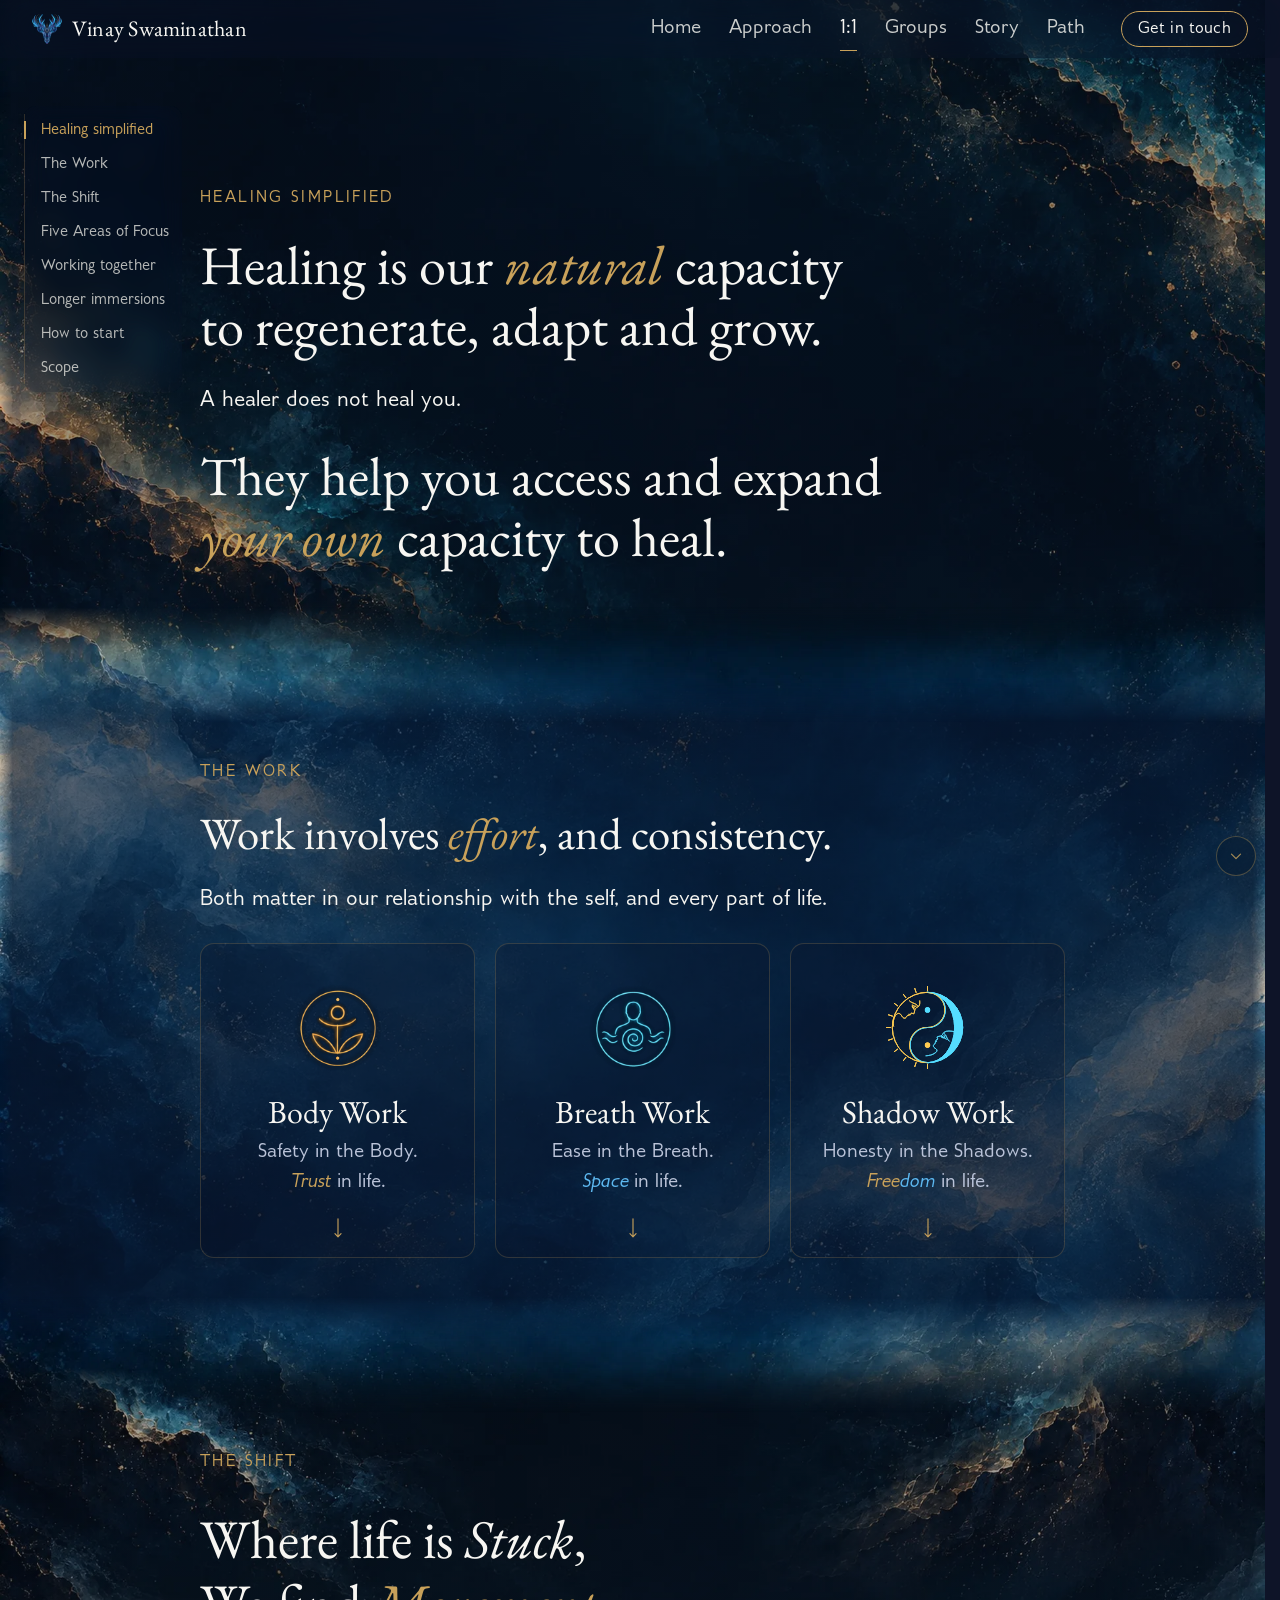
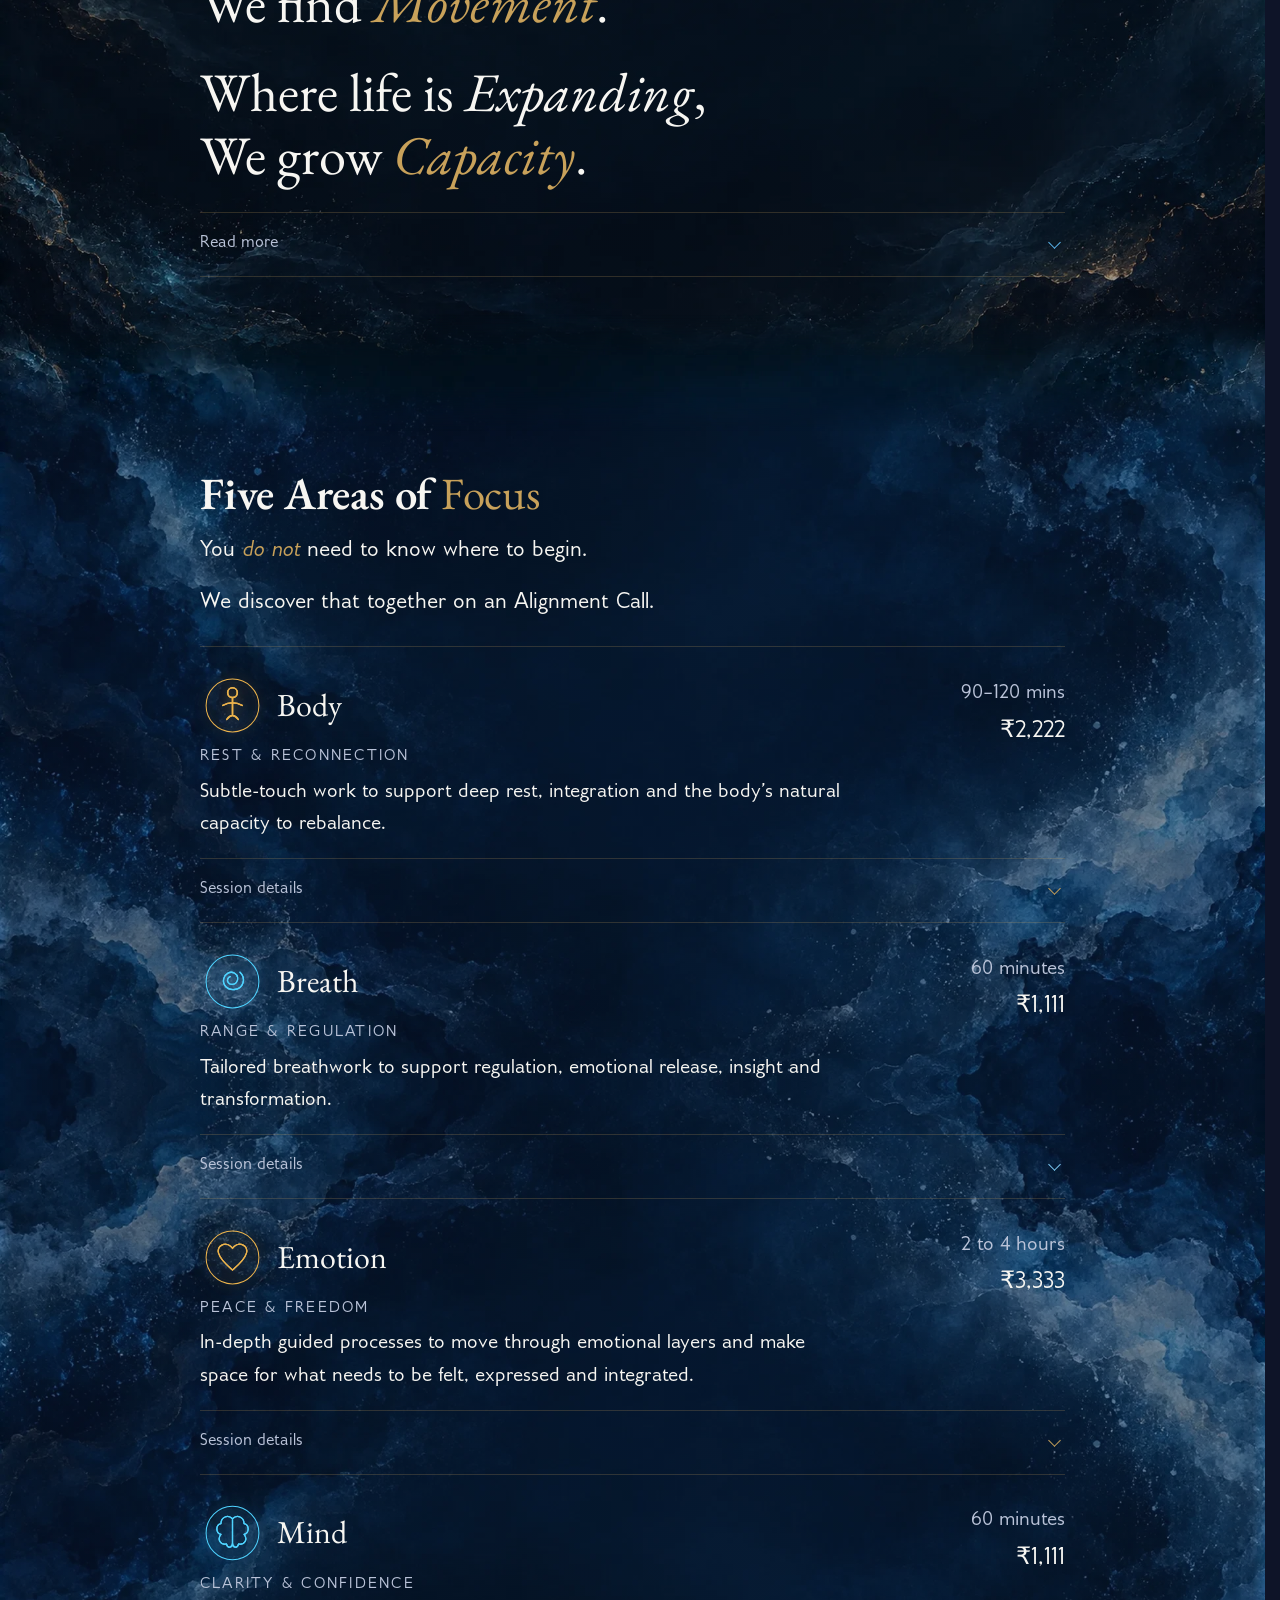
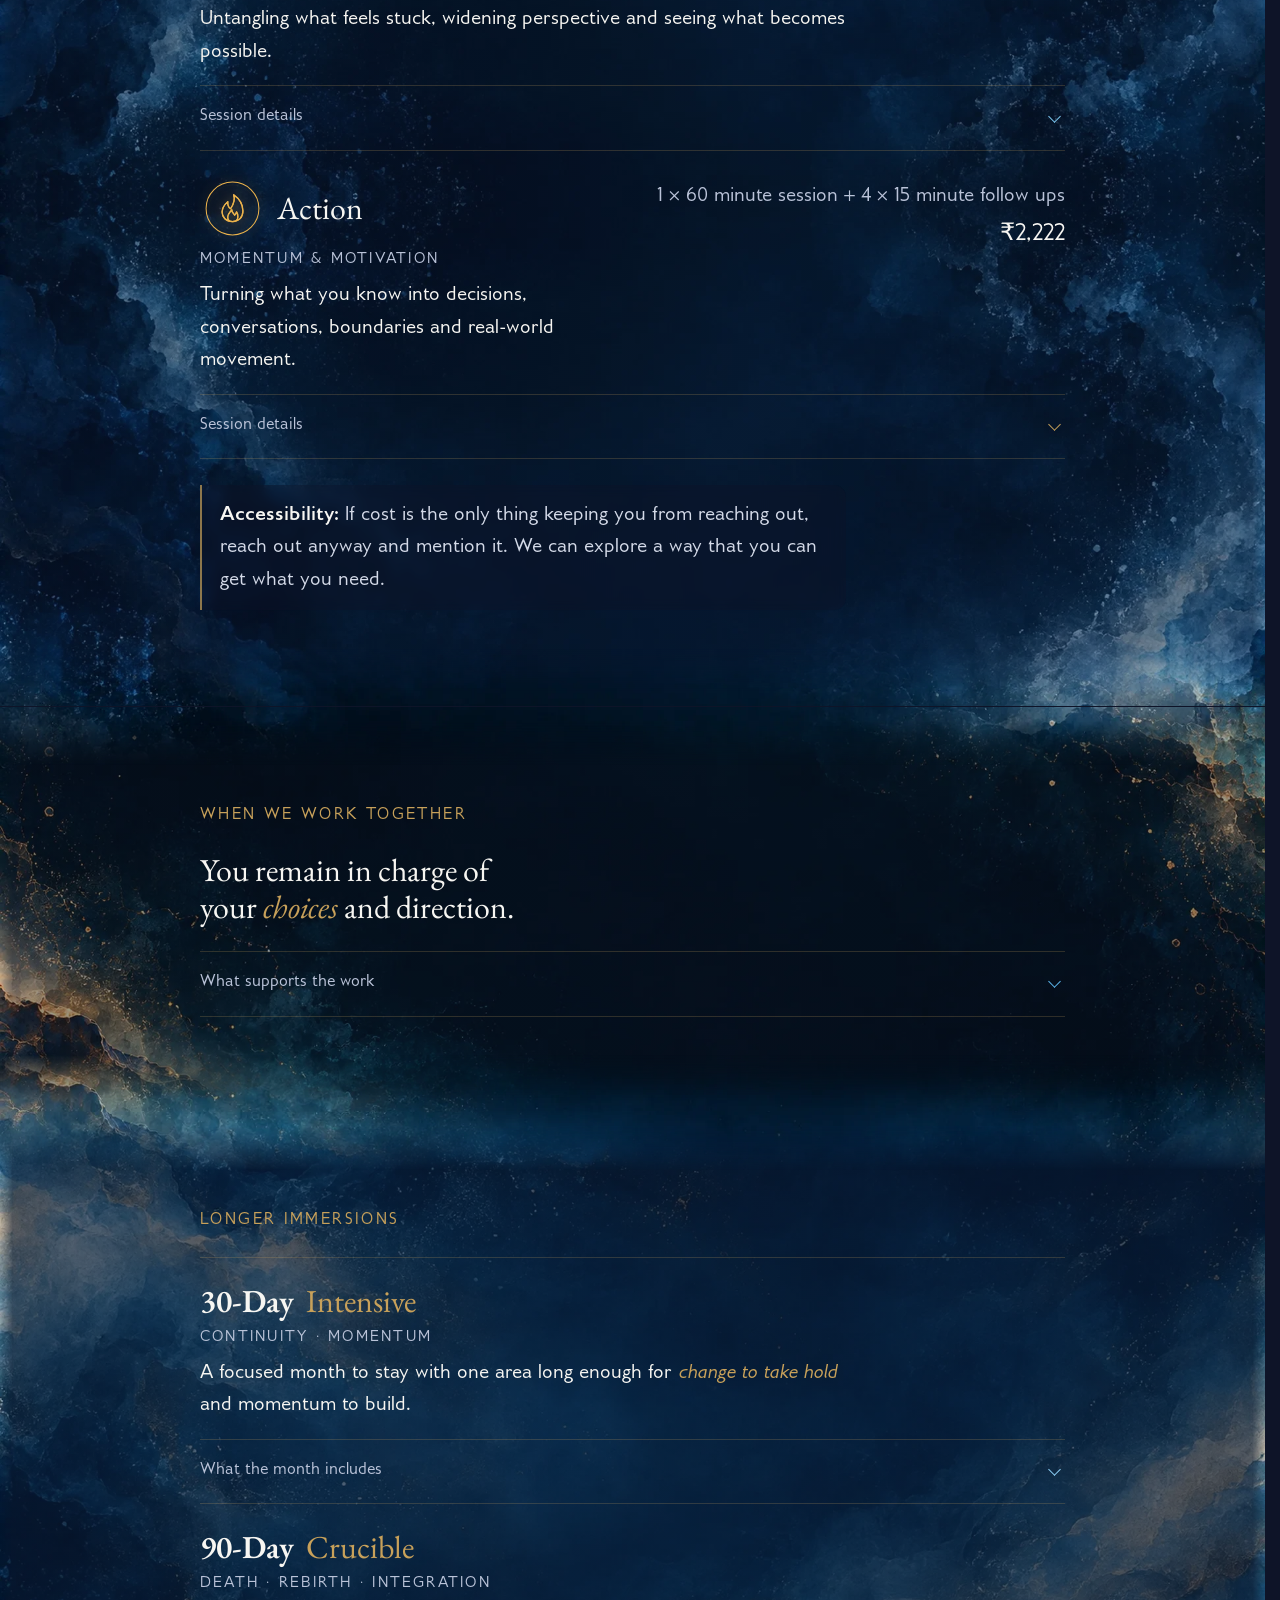
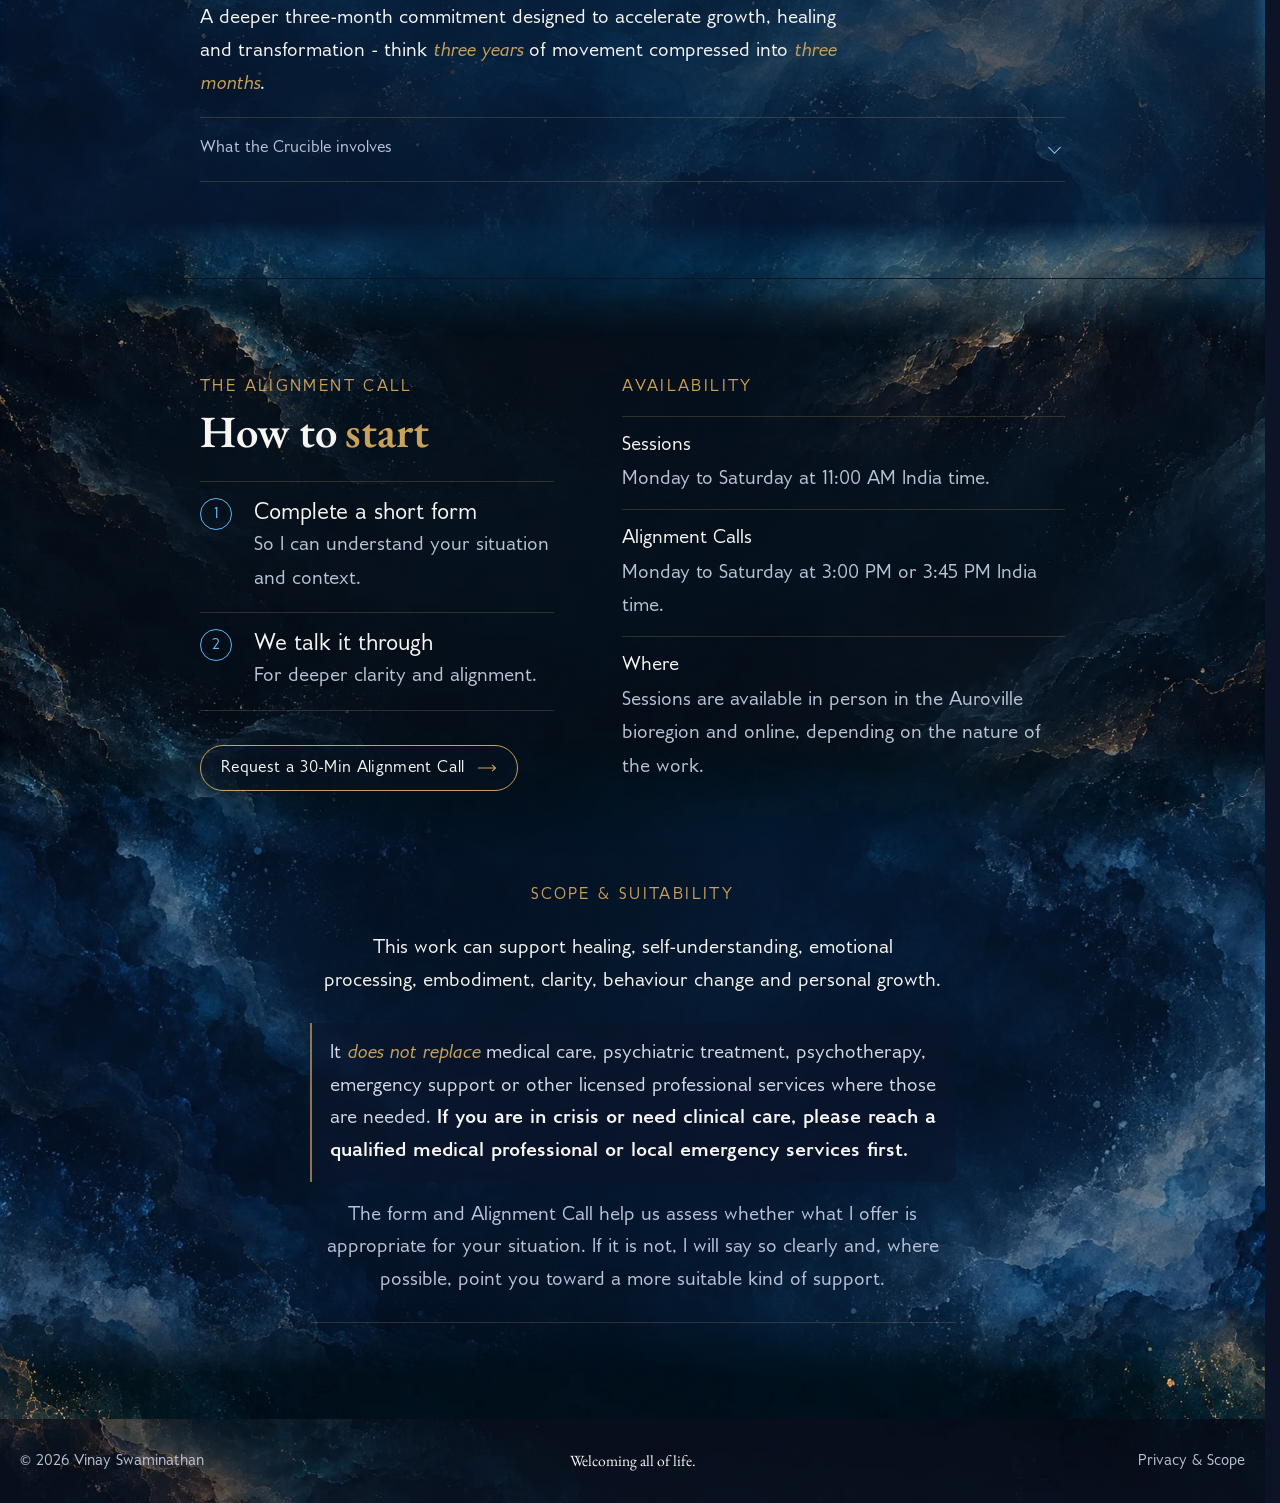
<file: offerings.html>
<!DOCTYPE html>
<html lang="en">
<head>
<meta charset="utf-8">
<meta name="viewport" content="width=device-width, initial-scale=1">

<title>1:1 Healing &amp; Breathwork, Auroville Bioregion | Vinay Swaminathan</title>
<meta name="description" content="1:1 healing sessions with Vinay Swaminathan in the Auroville bioregion, near Puducherry, and online: body, breath, emotion, mind and action, plus 30- and 90-day support.">
<meta name="robots" content="index, follow">
<meta name="theme-color" content="#0E1428">
<link rel="canonical" href="https://www.vinayswaminathan.com/offerings.html">

<meta property="og:type" content="website">
<meta property="og:site_name" content="Vinay Swaminathan">
<meta property="og:title" content="1:1 Healing &amp; Breathwork, Auroville Bioregion | Vinay Swaminathan">
<meta property="og:description" content="1:1 healing sessions with Vinay Swaminathan in the Auroville bioregion, near Puducherry, and online: body, breath, emotion, mind and action, plus 30- and 90-day support.">
<meta property="og:url" content="https://www.vinayswaminathan.com/offerings.html">
<meta property="og:image" content="https://www.vinayswaminathan.com/assets/images/vinay-facilitator.jpg">
<meta property="og:image:alt" content="Vinay Swaminathan">
<meta name="twitter:card" content="summary_large_image">

<script>(function(d){d.classList.add('js');if(!window.matchMedia('(prefers-reduced-motion: reduce)').matches&&'IntersectionObserver' in window){d.classList.add('motion-ready');setTimeout(function(){if(!window.__siteJs)d.classList.add('rv-fallback','assets-ready')},4000)}})(document.documentElement)</script>
<link rel="icon" type="image/png" sizes="48x48" href="assets/images/favicon-48.png">
<link rel="icon" type="image/png" sizes="192x192" href="assets/images/favicon-192.png">
<link rel="apple-touch-icon" sizes="180x180" href="assets/images/apple-touch-icon.png">

<link rel="preconnect" href="https://fonts.googleapis.com">
<link rel="preconnect" href="https://fonts.gstatic.com" crossorigin>
<link href="https://fonts.googleapis.com/css2?family=EB+Garamond:ital,wght@0,400;0,600;1,400;1,600&display=swap" rel="stylesheet">
<link rel="preload" href="assets/fonts/GilliusADFNo2-Regular.otf" as="font" type="font/otf" crossorigin>
<link rel="preload" as="image" href="assets/vinay-brand-assets/bg-01-dark-primary-desktop.webp" media="(min-width: 769px)">
<link rel="preload" as="image" href="assets/vinay-brand-assets/bg-01-dark-primary-mobile.webp" media="(max-width: 768px)" fetchpriority="high">
<link rel="stylesheet" href="assets/css/site.css?v=202610151240">
<script type="application/ld+json">
{
  "@context": "https://schema.org",
  "@graph": [
    {
      "@type": "Service",
      "@id": "https://www.vinayswaminathan.com/offerings.html#service",
      "name": "1:1 healing sessions",
      "serviceType": "Holistic healing sessions",
      "description": "One-to-one sessions working with body, breath, emotion, mind and action, in the Auroville bioregion and online, with 30-Day Intensive and 90-Day Crucible support.",
      "provider": {
        "@id": "https://www.vinayswaminathan.com/#vinay"
      },
      "areaServed": [
        {
          "@type": "Place",
          "name": "Auroville bioregion, Tamil Nadu, India"
        },
        {
          "@type": "Place",
          "name": "Puducherry, India"
        },
        {
          "@type": "VirtualLocation",
          "name": "Online"
        }
      ],
      "url": "https://www.vinayswaminathan.com/offerings.html"
    },
    {
      "@type": "BreadcrumbList",
      "@id": "https://www.vinayswaminathan.com/offerings.html#breadcrumb",
      "itemListElement": [
        {
          "@type": "ListItem",
          "position": 1,
          "name": "Home",
          "item": "https://www.vinayswaminathan.com/"
        },
        {
          "@type": "ListItem",
          "position": 2,
          "name": "1:1 Healing",
          "item": "https://www.vinayswaminathan.com/offerings.html"
        }
      ]
    }
  ]
}
</script>
</head>
<body class="has-subnav">
<a class="skip-link" href="#main">Skip to content</a>

<header class="site-head" id="site-head">
  <div class="site-head__inner">
    <a class="brand" href="./">
      <img src="assets/images/sigil-small.png" alt="" width="28" height="29">
      <span>Vinay Swaminathan</span>
    </a>
    <nav class="nav" aria-label="Primary">
      <a class="nav__link" href="./">Home</a>
      <a class="nav__link" href="approach.html">Approach</a>
      <a class="nav__link" href="offerings.html" aria-current="page">1:1</a>
      <a class="nav__link" href="groupwork.html">Groups</a>
      <a class="nav__link" href="about.html">Story</a>
      <a class="nav__link" href="training.html">Path</a>
      <a class="btn btn--solid nav__cta" href="alignment.html" data-contact-open>Get in touch</a>
    </nav>
    <button type="button" class="nav-toggle" id="nav-toggle" aria-expanded="false" aria-controls="nav-mobile">
      <span class="nav-toggle__bars" aria-hidden="true"><i></i><i></i></span>
      <span data-label>Menu</span>
    </button>
  </div>
  <nav class="nav-mobile" id="nav-mobile" aria-label="Primary mobile">
    <a href="./">Home <span aria-hidden="true">&rarr;</span></a>
    <a href="approach.html">Approach <span aria-hidden="true">&rarr;</span></a>
    <a href="offerings.html" aria-current="page">1:1 <span aria-hidden="true">&rarr;</span></a>
    <a href="groupwork.html">Groups <span aria-hidden="true">&rarr;</span></a>
    <a href="about.html">Story <span aria-hidden="true">&rarr;</span></a>
    <a href="training.html">Path <span aria-hidden="true">&rarr;</span></a>
    <a class="btn btn--solid" href="alignment.html" data-contact-open>Get in touch</a>
  </nav>
</header>

<nav class="subnav" aria-label="Sections of this page">
  <ul>
    <li><a data-section="healing" href="#healing">Healing simplified</a></li>
    <li><a data-section="ways-of-working" href="#ways-of-working">The Work</a></li>
    <li><a data-section="where-we-begin" href="#where-we-begin">The Shift</a></li>
    <li><a data-section="focus" href="#focus">Five Areas of Focus</a></li>
    <li><a data-section="together" href="#together">Working together</a></li>
    <li><a data-section="longer" href="#longer">Longer immersions</a></li>
    <li><a data-section="alignment" href="#alignment">How to start</a></li>
    <li><a data-section="scope" href="#scope">Scope</a></li>
  </ul>
</nav>


<main id="main">

<section id="healing" data-nav="Healing simplified" class="page-hero bg-1" aria-labelledby="o1">
  <div class="wrap stack stack--lg">
    <h1 data-seq id="o1" class="marker">Healing simplified</h1>
    <div class="begin__statements begin__statements--wide">
      <p data-seq>Healing is our <em class="gold-accent">natural</em> capacity to regenerate, adapt and grow.</p>
      <p data-seq class="begin__aside">A healer does not heal you.</p>
      <p data-seq>They help you access and expand <em class="gold-accent">your own</em> capacity to heal.</p>
    </div>
  </div>
</section>

<section id="ways-of-working" data-nav="The Work" data-scroll-section class="section bg-2 t-v2" data-field aria-labelledby="o-work-title">
  <div data-reveal class="wrap stack stack--lg">
    <h2 id="o-work-title" class="marker">The Work</h2>
    <p class="statement">Work involves <em class="gold-accent">effort</em>, and consistency.</p>
    <p class="lede lede--wide">Both matter in our relationship with the self, and every part of life.</p>
    <div class="pathway-group" data-pathways>
    <ul data-stagger class="pathways" aria-label="Three ways of working">
      <li id="bodywork"><button type="button" class="pathways__item" id="bodywork-t" data-pathway aria-expanded="false" aria-controls="bodywork-more">
        <img class="pathways__icon" src="assets/vinay-icons/bodywork-icon.png?v=202610121306" alt="" width="288" height="288" loading="lazy" decoding="async">
        <span class="pathways__name">Body Work</span>
        <span class="pathways__line"><span>Safety in the Body.</span> <span><em class="gold-accent">Trust</em> in life.</span></span>
        <span class="pathways__arrow pathways__arrow--down" aria-hidden="true">&rarr;</span>
      </button></li>
      <li id="breathwork"><button type="button" class="pathways__item pathways__item--blue" id="breathwork-t" data-pathway aria-expanded="false" aria-controls="breathwork-more">
        <img class="pathways__icon" src="assets/vinay-icons/breathwork-icon.png?v=202610121306" alt="" width="288" height="288" loading="lazy" decoding="async">
        <span class="pathways__name">Breath Work</span>
        <span class="pathways__line"><span>Ease in the Breath.</span> <span><em class="inline-accent is-blue">Space</em> in life.</span></span>
        <span class="pathways__arrow pathways__arrow--down" aria-hidden="true">&rarr;</span>
      </button></li>
      <li id="shadow-work"><button type="button" class="pathways__item" id="shadow-work-t" data-pathway aria-expanded="false" aria-controls="shadow-work-more">
        <img class="pathways__icon" src="assets/vinay-icons/shadow-work-icon.svg?v=202610121306" alt="" width="288" height="288" loading="lazy" decoding="async">
        <span class="pathways__name">Shadow Work</span>
        <span class="pathways__line"><span>Honesty in the Shadows.</span> <span><span class="split-word"><span aria-hidden="true"><em class="gold-accent">Free</em><em class="inline-accent is-blue">dom</em></span><span class="visually-hidden">Freedom</span></span> in life.</span></span>
        <span class="pathways__arrow pathways__arrow--down" aria-hidden="true">&rarr;</span>
      </button></li>
    </ul>
    <div class="pathway-panels">
      <div id="bodywork-more" class="pathway-panel" role="region" aria-labelledby="bodywork-title">
        <h3 id="bodywork-title" class="pathway-panel__title">Body Work</h3>
        <p class="pathway__lead">The body learns safety through <em class="gold-accent">experience</em>, not explanation.</p>
        <p class="pathway__body">Body Work creates space to rest, listen and reconnect with what the body is communicating. It can include deep relaxation, subtle somatic work and practical ways of <em class="gold-accent">caring</em> for the body in everyday life.</p>
      </div>
      <div id="breathwork-more" class="pathway-panel" role="region" aria-labelledby="breathwork-title">
        <h3 id="breathwork-title" class="pathway-panel__title">Breath Work</h3>
        <p class="pathway__lead">We live in the breath the way a fish lives in water. We cannot be separated from the air we breathe.</p>
        <p class="pathway__body">Our relationship with the breath is our relationship with life, and how we breathe <em class="gold-accent">shapes</em> how we live at the <em class="gold-accent">deepest</em> level. Sometimes the work is simply creating more ease and space in everyday breathing. Sometimes the breath becomes a doorway into deeper expression, release and renewal.</p>
      </div>
      <div id="shadow-work-more" class="pathway-panel" role="region" aria-labelledby="shadow-work-title">
        <h3 id="shadow-work-title" class="pathway-panel__title">Shadow Work</h3>
        <p class="pathway__lead">What we cannot see can still shape how we live.</p>
        <p class="pathway__body">Shadow Work brings patterns, reactions and blind spots into clearer view. The looking can be <em class="gold-accent">honest</em> and <em class="inline-accent is-blue">uncompromising</em> without becoming self-attacking, creating more choice in how we respond and move forward.</p>
      </div>
    </div>
    </div>
  </div>
</section>

<section id="where-we-begin" data-nav="The Shift" data-scroll-section class="section bg-3" aria-labelledby="o-begin-title">
  <div data-reveal class="wrap begin">
    <h2 id="o-begin-title" class="marker">The Shift</h2>
    <div class="begin__statements">
      <p><span class="begin__lead">Where life is <em>Stuck</em>,</span> We find <em class="gold-accent">Movement</em>.</p>
      <p><span class="begin__lead">Where life is <em>Expanding</em>,</span> We grow <em class="gold-accent">Capacity</em>.</p>
    </div>
    <details class="accordion begin__more">
      <summary><span class="accordion__label">Read more<span class="visually-hidden">: The Shift</span></span></summary>
      <div class="accordion__body accordion__body--wide">
    <p class="begin__intro">A challenge may need attention through:</p>
    <ul class="areas" aria-label="Body, Breath, Emotion, Mind, Action">
        <li><a href="#body"><span class="areas__node"><img class="area-icon icon-box" src="assets/vinay-icons/icon-body.svg?v=202610052254" alt="" width="512" height="512" aria-hidden="true"></span><span class="areas__label">Body</span><span class="areas__word">Regulate</span></a></li>
        <li><a href="#breath"><span class="areas__node"><img class="area-icon icon-box" src="assets/vinay-icons/icon-breath.svg?v=202610052254" alt="" width="512" height="512" aria-hidden="true"></span><span class="areas__label">Breath</span><span class="areas__word">Breathe</span></a></li>
        <li><a href="#emotion"><span class="areas__node"><img class="area-icon icon-box" src="assets/vinay-icons/icon-emotion.svg?v=202610052254" alt="" width="512" height="512" aria-hidden="true"></span><span class="areas__label">Emotion</span><span class="areas__word">Feel</span></a></li>
        <li><a href="#mind"><span class="areas__node"><img class="area-icon icon-box" src="assets/vinay-icons/icon-mind.svg?v=202610052254" alt="" width="512" height="512" aria-hidden="true"></span><span class="areas__label">Mind</span><span class="areas__word">See</span></a></li>
        <li><a href="#action"><span class="areas__node"><img class="area-icon icon-box" src="assets/vinay-icons/icon-action.svg?v=202610052254" alt="" width="512" height="512" aria-hidden="true"></span><span class="areas__label">Action</span><span class="areas__word">Move</span></a></li>
    </ul>
    <p class="begin__close">Sometimes we begin with what is <em class="inline-accent">loudest</em>.<br>Sometimes with what has been <em class="inline-accent">ignored</em>.</p>
      </div>
    </details>
    </div>
</section>

<section id="focus" data-nav="Five Areas of Focus" data-scroll-section class="section bg-4 t-v2 bg-tile" aria-labelledby="o3">
  <div data-reveal class="wrap stack stack--lg">
    <div class="stack">
      <h2 id="o3"><span class="strong">Five Areas of</span> <span class="gold-accent gold-accent--roman">Focus</span></h2>
      <p class="statement-lead statement-lead--sans">You <em class="gold-accent">do not</em> need to know where to begin.</p>
      <p class="statement-lead statement-lead--sans">We discover that together on an Alignment Call.</p>
    </div>

    <div data-stagger data-one-open class="offering-list">

      <article id="body" class="offering" aria-labelledby="body-t">
        <div class="offering__head">
          <h3 id="body-t" class="offering__name"><img class="area-icon icon-box" src="assets/vinay-icons/icon-body.svg?v=202610052254" alt="" width="512" height="512" aria-hidden="true">Body</h3>
          <p class="offering__subtitle">Rest &amp; Reconnection</p>
          <p class="offering__desc">Subtle-touch work to support deep rest, integration and the body&rsquo;s natural capacity to rebalance.</p>
          <p class="offering__meta"><span>90&ndash;120 mins</span><span class="offering__price">&#8377;2,222</span></p>
        </div>
        <details class="accordion">
          <summary><span class="accordion__label">Session details<span class="visually-hidden"> for Body</span></span></summary>
          <div class="accordion__body">
            <dl class="facts">
              <div><dt>For</dt><dd>When your system needs space to settle, unwind, release and reconnect.</dd></div>
              <div><dt>You may leave with</dt><dd>More lightness, clarity and energy, with greater access to your body, feelings and thoughts.</dd></div>
              <div><dt>The session may include</dt><dd>Optional smudging, an opening mantra, space to speak, osteopathic techniques, fascial massage, craniosacral touch and Access Bars.</dd></div>
            </dl>
            <p class="muted">The structure stays flexible and responds to what your body needs.</p>
          </div>
        </details>
      </article>

      <article id="breath" class="offering" aria-labelledby="breath-t">
        <div class="offering__head">
          <h3 id="breath-t" class="offering__name"><img class="area-icon icon-box" src="assets/vinay-icons/icon-breath.svg?v=202610052254" alt="" width="512" height="512" aria-hidden="true">Breath</h3>
          <p class="offering__subtitle">Range &amp; Regulation</p>
          <p class="offering__desc">Tailored breathwork to support regulation, emotional release, insight and transformation.</p>
          <p class="offering__meta"><span>60 minutes</span><span class="offering__price">&#8377;1,111</span></p>
        </div>
        <details class="accordion">
          <summary><span class="accordion__label">Session details<span class="visually-hidden"> for Breath</span></span></summary>
          <div class="accordion__body">
            <dl class="facts">
              <div><dt>For</dt><dd>When you want a more conscious relationship with your breath and a wider range of states you can access and move through.</dd></div>
              <div><dt>You may leave with</dt><dd>Greater ability to regulate, focus, energise, settle or move emotion through the breath.</dd></div>
              <div><dt>The session may include</dt><dd>Breath education, pranayama, regulation practices, activation, movement, sound and conscious connected breathing.</dd></div>
            </dl>
            <p class="muted">The session is shaped around what is most useful for you.</p>
          </div>
        </details>
      </article>

      <article id="emotion" class="offering" aria-labelledby="emotion-t">
        <div class="offering__head">
          <h3 id="emotion-t" class="offering__name"><img class="area-icon icon-box" src="assets/vinay-icons/icon-emotion.svg?v=202610052254" alt="" width="512" height="512" aria-hidden="true">Emotion</h3>
          <p class="offering__subtitle">Peace &amp; Freedom</p>
          <p class="offering__desc">In-depth guided processes to move through emotional layers and make space for what needs to be felt, expressed and integrated.</p>
          <p class="offering__meta"><span>2 to 4 hours</span><span class="offering__price">&#8377;3,333</span></p>
        </div>
        <details class="accordion">
          <summary><span class="accordion__label">Session details<span class="visually-hidden"> for Emotion</span></span></summary>
          <div class="accordion__body">
            <dl class="facts">
              <div><dt>For</dt><dd>When something from the past continues to shape the present.</dd></div>
              <div><dt>You may leave with</dt><dd>More peace with what has been and more freedom in how you respond now.</dd></div>
              <div><dt>The session may include</dt><dd>The Journey, EFT, inner child work, conscious connected breathing and other trauma informed emotional processing techniques.</dd></div>
            </dl>
            <p class="muted">These sessions require prior screening and enough space for preparation and integration.</p>
          </div>
        </details>
      </article>

      <article id="mind" class="offering" aria-labelledby="mind-t">
        <div class="offering__head">
          <h3 id="mind-t" class="offering__name"><img class="area-icon icon-box" src="assets/vinay-icons/icon-mind.svg?v=202610052254" alt="" width="512" height="512" aria-hidden="true">Mind</h3>
          <p class="offering__subtitle">Clarity &amp; Confidence</p>
          <p class="offering__desc">Untangling what feels stuck, widening perspective and seeing what becomes possible.</p>
          <p class="offering__meta"><span>60 minutes</span><span class="offering__price">&#8377;1,111</span></p>
        </div>
        <details class="accordion">
          <summary><span class="accordion__label">Session details<span class="visually-hidden"> for Mind</span></span></summary>
          <div class="accordion__body">
            <dl class="facts">
              <div><dt>For</dt><dd>Mental turmoil, confusion, dilemmas, limiting beliefs or situations that feel difficult to make sense of.</dd></div>
              <div><dt>You may leave with</dt><dd>A clearer sense of yourself, your options and what matters most.</dd></div>
              <div><dt>The session may include</dt><dd>NLP, breakthrough coaching, guided inquiry and reflective conversation.</dd></div>
            </dl>
            <p class="muted">Sometimes the resources are already there. What is missing is the clarity to see a way forward.</p>
          </div>
        </details>
      </article>

      <article id="action" class="offering" aria-labelledby="action-t">
        <div class="offering__head">
          <h3 id="action-t" class="offering__name"><img class="area-icon icon-box" src="assets/vinay-icons/icon-action.svg?v=202610052254" alt="" width="512" height="512" aria-hidden="true">Action</h3>
          <p class="offering__subtitle">Momentum &amp; Motivation</p>
          <p class="offering__desc">Turning what you know into decisions, conversations, boundaries and real-world movement.</p>
          <p class="offering__meta"><span>1 &times; 60 minute session + 4 &times; 15 minute follow ups</span><span class="offering__price">&#8377;2,222</span></p>
        </div>
        <details class="accordion">
          <summary><span class="accordion__label">Session details<span class="visually-hidden"> for Action</span></span></summary>
          <div class="accordion__body">
            <dl class="facts">
              <div><dt>For</dt><dd>When something you care about needs to become real, but hasn&rsquo;t been able to.</dd></div>
              <div><dt>You may leave with</dt><dd>A clear plan, greater momentum and stronger follow through.</dd></div>
              <div><dt>The process may include</dt><dd>Clarifying the goal, identifying friction, building practical structure and using short follow-up calls to keep the plan moving between sessions.</dd></div>
            </dl>
          </div>
        </details>
      </article>

    </div>

    <p class="note"><strong>Accessibility:</strong> If cost is the only thing keeping you from reaching out, reach out anyway and mention it. We can explore a way that you can get what you need.</p>
  </div>
</section>

<section id="together" data-nav="Working together" data-scroll-section class="section bg-1 m-d2" aria-labelledby="o2">
  <div data-reveal="left" class="wrap stack stack--lg">
    <h2 id="o2" class="marker">When we work together</h2>
    <p class="together-statement">You remain in charge of your <em class="gold-accent">choices</em> and direction.</p>
    <details class="accordion">
      <summary><span class="accordion__label">What supports the work</span></summary>
      <div class="accordion__body">
        <dl class="ruled ruled--values">
          <div><dt>Honesty</dt><dd>Say what is true, including doubt, resistance, disagreement and what is hard to name.</dd></div>
          <div><dt>Responsibility</dt><dd>Take ownership of your choices, needs, boundaries and impact.</dd></div>
          <div><dt>Communication</dt><dd>Speak up when something feels off. Give notice when plans change. Address misunderstandings early.</dd></div>
          <div><dt>Commitment</dt><dd>Keep returning to what you chose to work on, especially when it becomes difficult.</dd></div>
          <div><dt>Action</dt><dd>Let inner shifts become lived changes: a conversation, a boundary, a decision, a period of rest, a new habit, a practical step.</dd></div>
        </dl>
        <p>You do not need to do any of this perfectly. These are values we keep working on.</p>
      </div>
    </details>
  </div>
</section>

<section id="longer" data-nav="Longer immersions" data-scroll-section class="section bg-2 t-v2 bg-tile" aria-labelledby="o4">
  <div data-reveal="right" class="wrap stack stack--lg">
    <h2 id="o4" class="marker">Longer immersions</h2>
    <div data-stagger data-one-open class="offering-list">
      <article class="offering" aria-labelledby="l1">
        <div class="offering__head">
          <h3 id="l1" class="offering__name"><span class="strong">30-Day</span> <span class="gold-accent gold-accent--roman">Intensive</span></h3>
          <p class="offering__subtitle">Continuity &middot; Momentum</p>
          <p class="offering__desc">A focused month to stay with one area long enough for <em class="gold-accent">change to take hold</em> and momentum to build.</p>
        </div>
        <details class="accordion">
          <summary><span class="accordion__label">What the month includes</span></summary>
          <div class="accordion__body">
            <dl class="facts">
              <div><dt>How we work</dt><dd>We begin with a clear intention and shape the month around what unfolds.</dd></div>
              <div><dt>Between sessions</dt><dd>You can message by text or voice note of up to 2.5 minutes. I respond within 24 hours.</dd></div>
              <div><dt>Exchange</dt><dd>Depends on the number and type of sessions we choose. Lower overall cost than booking the same sessions individually.</dd></div>
            </dl>
          </div>
        </details>
      </article>
      <article class="offering" aria-labelledby="l2">
        <div class="offering__head">
          <h3 id="l2" class="offering__name"><span class="strong">90-Day</span> <span class="gold-accent gold-accent--roman">Crucible</span></h3>
          <p class="offering__subtitle">Death &middot; Rebirth &middot; Integration</p>
          <p class="offering__desc">A deeper three-month commitment designed to accelerate growth, healing and transformation - think <em class="gold-accent">three years</em> of movement compressed into <em class="gold-accent">three months</em>.</p>
        </div>
        <details class="accordion">
          <summary><span class="accordion__label">What the Crucible involves</span></summary>
          <div class="accordion__body">
            <dl class="facts">
              <div><dt>The intention</dt><dd>To accelerate the timeline of your destiny.</dd></div>
            </dl>
            <p>The Crucible is shaped around a <em class="inline-accent">death and rebirth</em> cycle:</p>
            <ol class="ruled">
              <li>What has finished?</li>
              <li>What needs to end?</li>
              <li>What future version of you is asking to be birthed?</li>
            </ol>
            <p>Alongside whatever intention you enter with, we <em class="inline-accent">build your capacity</em> to notice when something is off, respond, repair, integrate and find movement again.</p>
            <dl class="facts">
              <div><dt>Exchange</dt><dd>The structure and exchange are discussed together.</dd></div>
            </dl>
            <p class="insight insight--sm">Your real contribution is the <em class="gold-accent">ferocity of your commitment</em> to the container and to yourself.</p>
          </div>
        </details>
      </article>
    </div>
  </div>
</section>

<section id="alignment" data-nav="How to start" data-scroll-section class="section bg-3" aria-labelledby="o5">
  <div class="wrap split">
    <div data-reveal="left" class="stack stack--lg">
      <div class="stack stack--sm">
        <p class="eyebrow">The Alignment Call</p>
        <h2 id="o5"><span class="strong">How to</span> <span class="gold-strong">start</span></h2>
      </div>
      <ol class="steps">
        <li><span><strong>Complete a short form</strong><span>So I can understand your situation and context.</span></span></li>
        <li><span><strong>We talk it through</strong><span>For deeper clarity and alignment.</span></span></li>
      </ol>
      <a class="btn btn--solid" href="alignment.html">Request a 30-Min Alignment Call <span aria-hidden="true">&rarr;</span></a>
    </div>
    <div id="availability" data-reveal="right" class="stack stack--lg availability">
      <h2 class="marker">Availability</h2>
      <dl class="ruled availability__list">
        <div><dt>Sessions</dt><dd>Monday to Saturday at 11:00 AM India time.</dd></div>
        <div><dt>Alignment Calls</dt><dd>Monday to Saturday at 3:00 PM or 3:45 PM India time.</dd></div>
        <div><dt>Where</dt><dd>Sessions are available in person in the Auroville bioregion and online, depending on the nature of the work.</dd></div>
      </dl>
    </div>
  </div>
</section>

<section id="scope" data-nav="Scope" data-scroll-section class="section bg-4 t-v2" aria-labelledby="o6">
  <div data-reveal class="wrap stack stack--lg scope">
    <h2 id="o6" class="marker">Scope &amp; Suitability</h2>
    <p class="scope__lead">This work can support healing, self-understanding, emotional processing, embodiment, clarity, behaviour change and personal growth.</p>
    <details class="accordion" data-open-desktop data-static-desktop>
      <summary><span class="accordion__label">What it is not</span></summary>
      <div class="accordion__body accordion__body--wide">
        <div class="prose">
          <p class="note">It <em class="gold-accent">do<span class="oe">e</span>s not replace</em> medical care, psychiatric treatment, psychotherapy, emergency support or other licensed professional services where those are needed. <strong style="color:var(--text)">If you are in crisis or need clinical care, please reach a qualified medical professional or local emergency services first.</strong></p>
          <p class="muted">The form and Alignment Call help us assess whether what I offer is appropriate for your situation. If it is not, I will say so clearly and, where possible, point you toward a more suitable kind of support.</p>
        </div>
      </div>
    </details>
  </div>
</section>

</main>

<footer class="site-foot">
  <span class="site-foot__copy">&copy; 2026 Vinay Swaminathan</span>
  <div class="site-foot__brand">
    <p>Welcoming all of life.</p>
  </div>
  <a class="site-foot__privacy" href="privacy.html">Privacy &amp; Scope</a>
</footer>

<script src="assets/js/site.js?v=202610151240" defer></script>
</body>
</html>
</file>
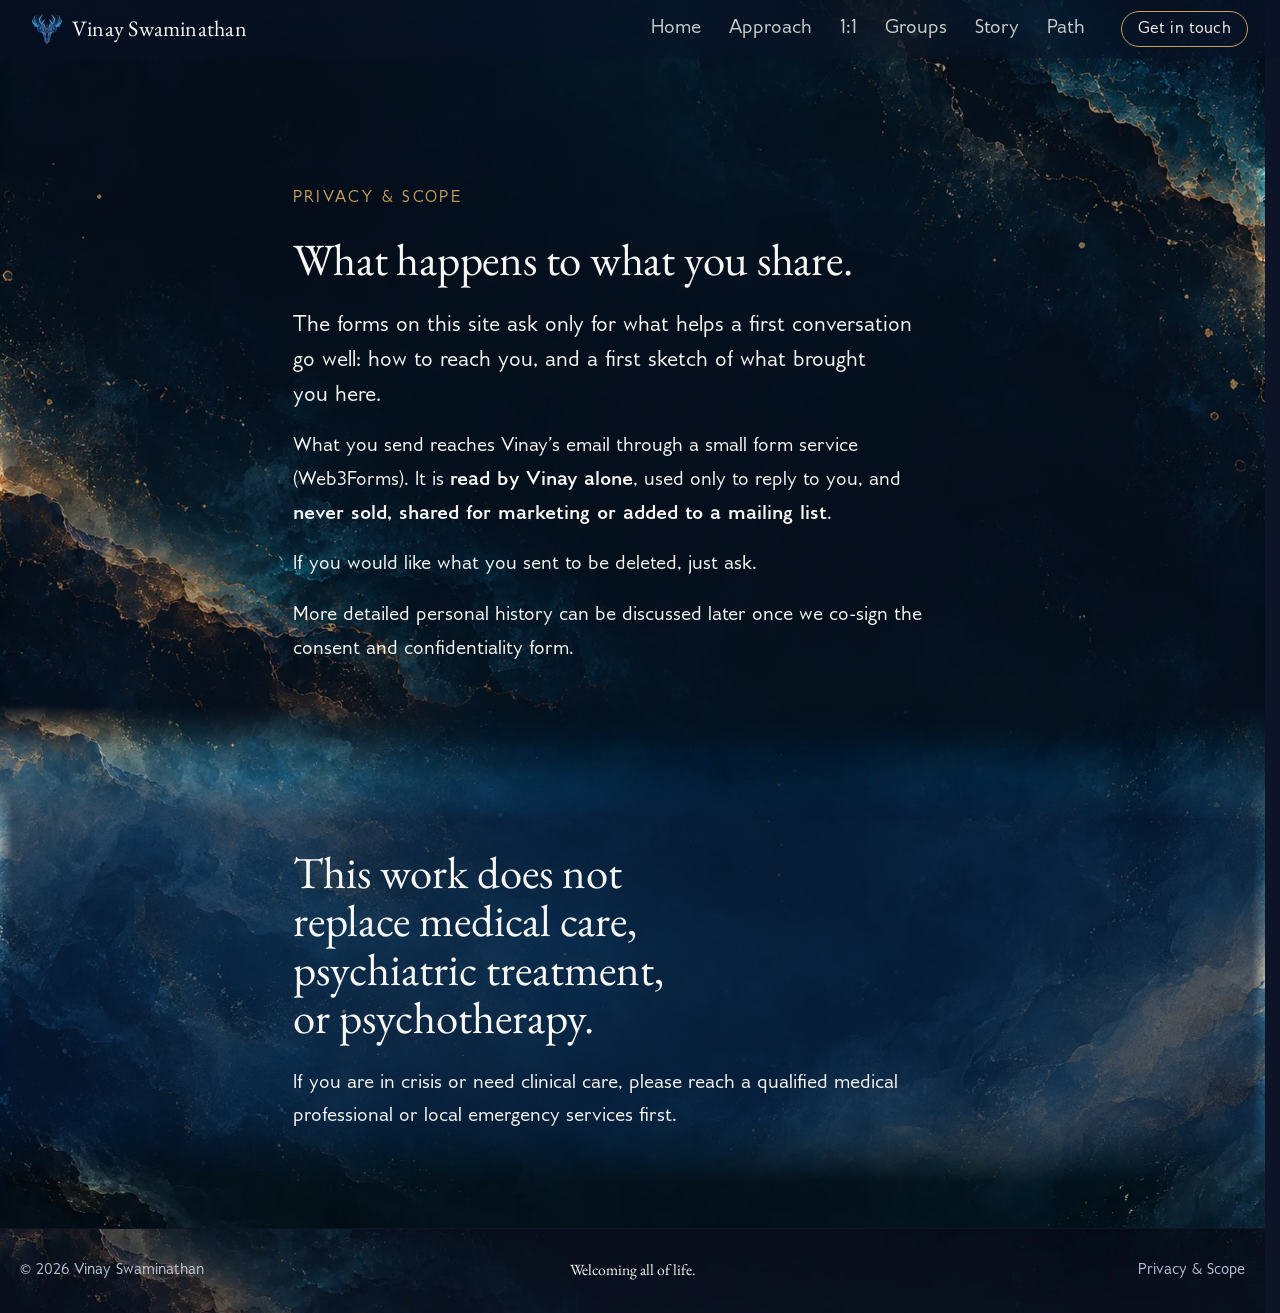
<file: privacy.html>
<!DOCTYPE html>
<html lang="en">
<head>
<meta charset="utf-8">
<meta name="viewport" content="width=device-width, initial-scale=1">

<title>Privacy &amp; Scope | Vinay Swaminathan</title>
<meta name="description" content="What happens to what you share through the forms on this site, and the scope of the work offered.">
<meta name="robots" content="index, follow">
<meta name="theme-color" content="#0E1428">
<link rel="canonical" href="https://www.vinayswaminathan.com/privacy.html">

<meta property="og:type" content="website">
<meta property="og:site_name" content="Vinay Swaminathan">
<meta property="og:title" content="Privacy &amp; Scope | Vinay Swaminathan">
<meta property="og:description" content="What happens to what you share through the forms on this site, and the scope of the work offered.">
<meta property="og:url" content="https://www.vinayswaminathan.com/privacy.html">
<meta property="og:image" content="https://www.vinayswaminathan.com/assets/images/vinay-facilitator.jpg">
<meta property="og:image:alt" content="Vinay Swaminathan">
<meta name="twitter:card" content="summary_large_image">

<script>(function(d){d.classList.add('js');if(!window.matchMedia('(prefers-reduced-motion: reduce)').matches&&'IntersectionObserver' in window){d.classList.add('motion-ready');setTimeout(function(){if(!window.__siteJs)d.classList.add('rv-fallback','assets-ready')},4000)}})(document.documentElement)</script>
<link rel="icon" type="image/png" sizes="48x48" href="assets/images/favicon-48.png">
<link rel="icon" type="image/png" sizes="192x192" href="assets/images/favicon-192.png">
<link rel="apple-touch-icon" sizes="180x180" href="assets/images/apple-touch-icon.png">

<link rel="preconnect" href="https://fonts.googleapis.com">
<link rel="preconnect" href="https://fonts.gstatic.com" crossorigin>
<link href="https://fonts.googleapis.com/css2?family=EB+Garamond:ital,wght@0,400;0,600;1,400;1,600&display=swap" rel="stylesheet">
<link rel="preload" href="assets/fonts/GilliusADFNo2-Regular.otf" as="font" type="font/otf" crossorigin>
<link rel="preload" as="image" href="assets/vinay-brand-assets/bg-01-dark-primary-desktop.webp" media="(min-width: 769px)">
<link rel="preload" as="image" href="assets/vinay-brand-assets/bg-01-dark-primary-mobile.webp" media="(max-width: 768px)" fetchpriority="high">
<link rel="stylesheet" href="assets/css/site.css?v=202610151240">
</head>
<body>
<a class="skip-link" href="#main">Skip to content</a>

<header class="site-head" id="site-head">
  <div class="site-head__inner">
    <a class="brand" href="./">
      <img src="assets/images/sigil-small.png" alt="" width="28" height="29">
      <span>Vinay Swaminathan</span>
    </a>
    <nav class="nav" aria-label="Primary">
      <a class="nav__link" href="./">Home</a>
      <a class="nav__link" href="approach.html">Approach</a>
      <a class="nav__link" href="offerings.html">1:1</a>
      <a class="nav__link" href="groupwork.html">Groups</a>
      <a class="nav__link" href="about.html">Story</a>
      <a class="nav__link" href="training.html">Path</a>
      <a class="btn btn--solid nav__cta" href="alignment.html" data-contact-open>Get in touch</a>
    </nav>
    <button type="button" class="nav-toggle" id="nav-toggle" aria-expanded="false" aria-controls="nav-mobile">
      <span class="nav-toggle__bars" aria-hidden="true"><i></i><i></i></span>
      <span data-label>Menu</span>
    </button>
  </div>
  <nav class="nav-mobile" id="nav-mobile" aria-label="Primary mobile">
    <a href="./">Home <span aria-hidden="true">&rarr;</span></a>
    <a href="approach.html">Approach <span aria-hidden="true">&rarr;</span></a>
    <a href="offerings.html">1:1 <span aria-hidden="true">&rarr;</span></a>
    <a href="groupwork.html">Groups <span aria-hidden="true">&rarr;</span></a>
    <a href="about.html">Story <span aria-hidden="true">&rarr;</span></a>
    <a href="training.html">Path <span aria-hidden="true">&rarr;</span></a>
    <a class="btn btn--solid" href="alignment.html" data-contact-open>Get in touch</a>
  </nav>
</header>


<main id="main">

<section id="privacy" class="page-hero bg-1" aria-labelledby="p1">
  <div class="wrap--narrow stack stack--lg">
    <p data-seq class="eyebrow">Privacy &amp; Scope</p>
    <h1 data-seq id="p1">What happens to what you share.</h1>
    <div data-seq class="prose">
      <p class="lede lede--wide">The forms on this site ask only for what helps a first conversation go well: how to reach you, and a first sketch of what brought you here.</p>
      <p>What you send reaches Vinay&rsquo;s email through a small form service (Web3Forms). It is <strong>read by Vinay alone</strong>, used only to reply to you, and <strong>never sold, shared for marketing or added to a mailing list</strong>.</p>
      <p>If you would like what you sent to be deleted, just ask.</p>
      <p>More detailed personal history can be discussed later once we co-sign the consent and confidentiality form.</p>
    </div>
  </div>
</section>

<section id="scope" class="section bg-2 t-v2" aria-labelledby="p2">
  <div data-reveal class="wrap--narrow stack stack--lg">
    <h2 id="p2" class="visually-hidden">Scope</h2>
    <p class="statement" style="max-width:22ch">This work does not replace medical care, psychiatric treatment, or psychotherapy.</p>
    <p class="prose">If you are in crisis or need clinical care, please reach a qualified medical professional or local emergency services first.</p>
  </div>
</section>

</main>

<footer class="site-foot">
  <span class="site-foot__copy">&copy; 2026 Vinay Swaminathan</span>
  <div class="site-foot__brand">
    <p>Welcoming all of life.</p>
  </div>
  <a class="site-foot__privacy" href="privacy.html">Privacy &amp; Scope</a>
</footer>

<script src="assets/js/site.js?v=202610151240" defer></script>
</body>
</html>
</file>
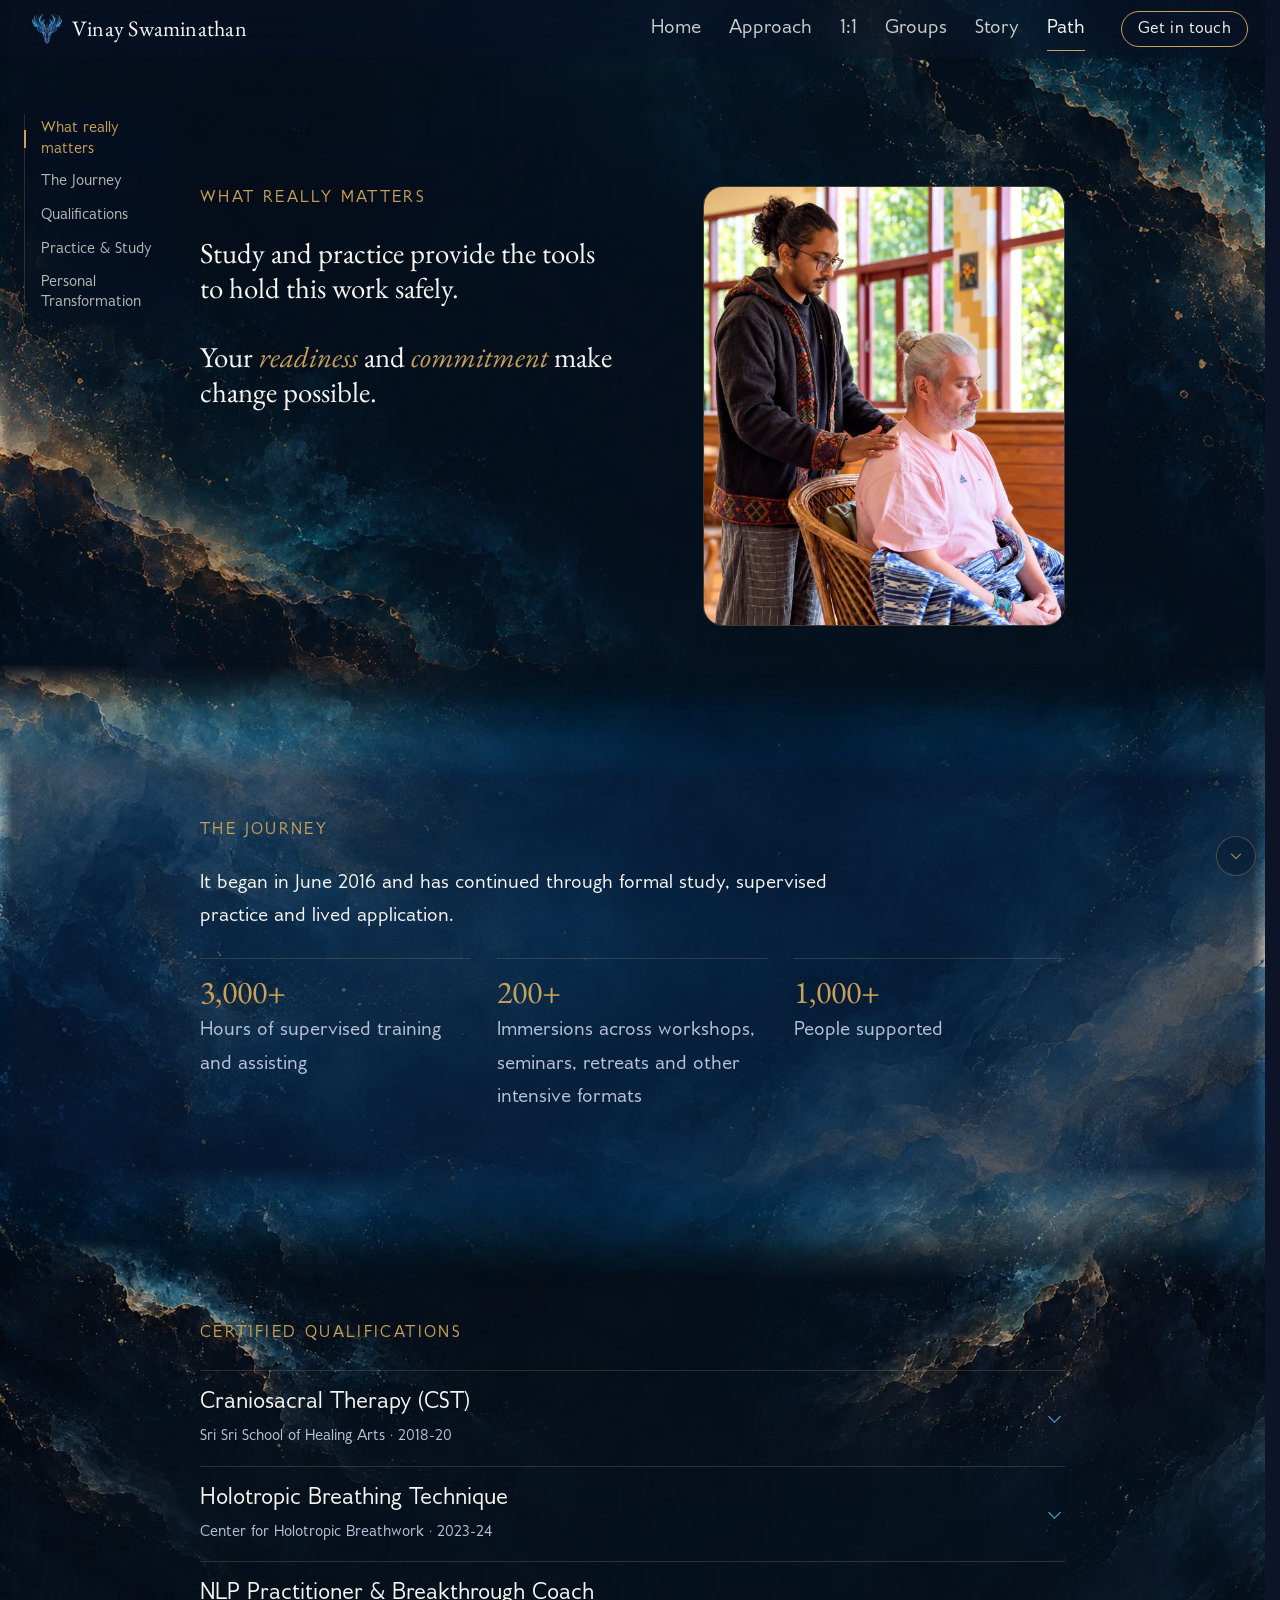
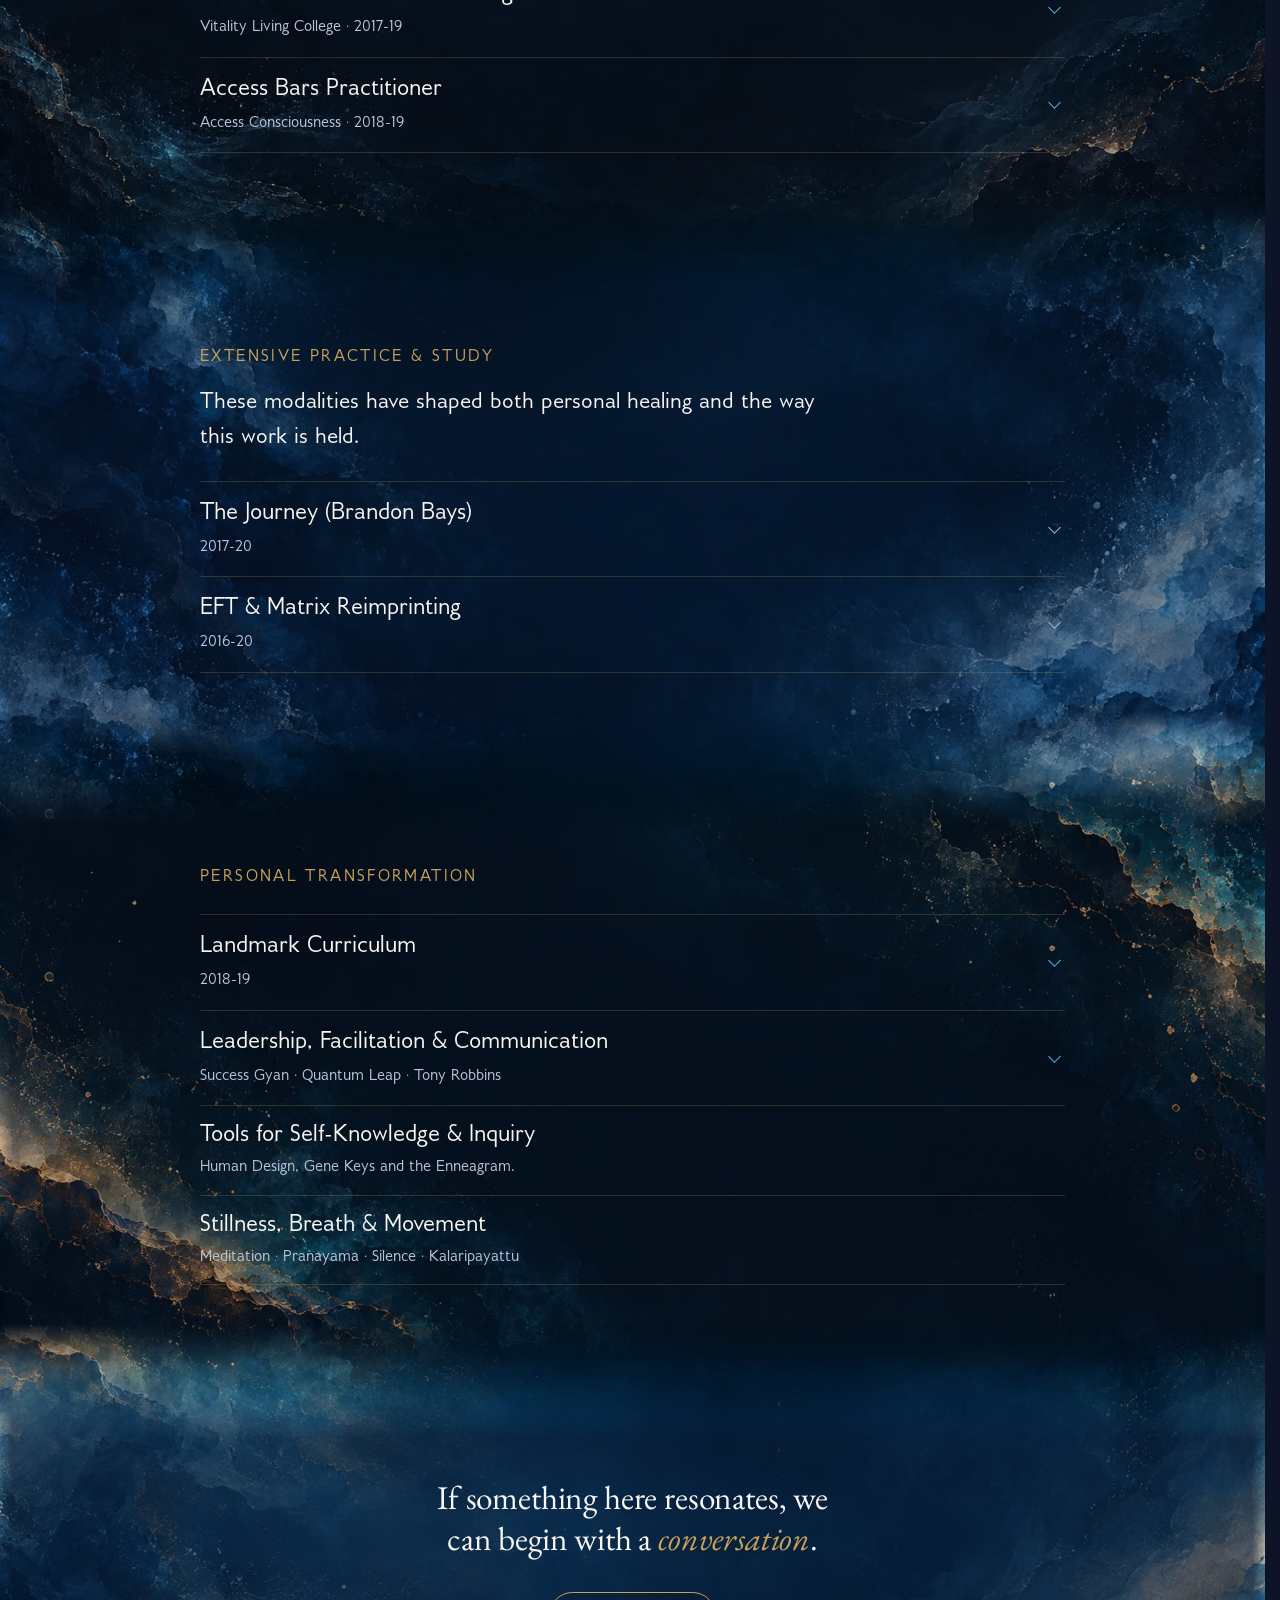
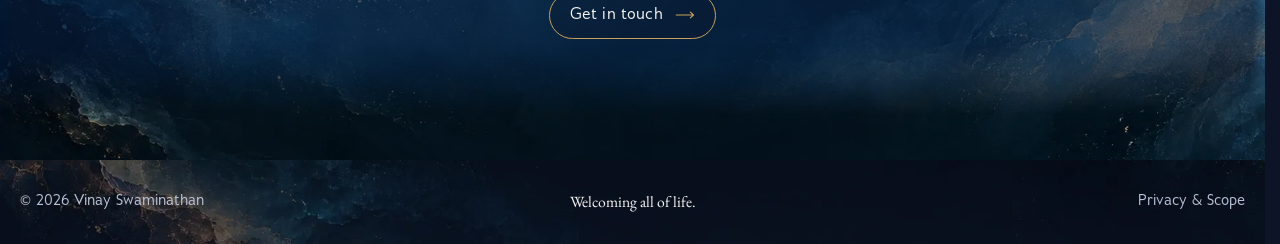
<file: training.html>
<!DOCTYPE html>
<html lang="en">
<head>
<meta charset="utf-8">
<meta name="viewport" content="width=device-width, initial-scale=1">

<title>Path: Training &amp; Background | Vinay Swaminathan, Auroville Bioregion</title>
<meta name="description" content="Vinay Swaminathan&rsquo;s training: craniosacral therapy, holotropic breathwork, NLP, Access Bars, The Journey, EFT and ongoing practice since 2016.">
<meta name="robots" content="index, follow">
<meta name="theme-color" content="#0E1428">
<link rel="canonical" href="https://www.vinayswaminathan.com/training.html">

<meta property="og:type" content="website">
<meta property="og:site_name" content="Vinay Swaminathan">
<meta property="og:title" content="Path: Training &amp; Background | Vinay Swaminathan, Auroville Bioregion">
<meta property="og:description" content="Vinay Swaminathan&rsquo;s training: craniosacral therapy, holotropic breathwork, NLP, Access Bars, The Journey, EFT and ongoing practice since 2016.">
<meta property="og:url" content="https://www.vinayswaminathan.com/training.html">
<meta property="og:image" content="https://www.vinayswaminathan.com/assets/images/vinay-facilitator.jpg">
<meta property="og:image:alt" content="Vinay Swaminathan">
<meta name="twitter:card" content="summary_large_image">

<script>(function(d){d.classList.add('js');if(!window.matchMedia('(prefers-reduced-motion: reduce)').matches&&'IntersectionObserver' in window){d.classList.add('motion-ready');setTimeout(function(){if(!window.__siteJs)d.classList.add('rv-fallback','assets-ready')},4000)}})(document.documentElement)</script>
<link rel="icon" type="image/png" sizes="48x48" href="assets/images/favicon-48.png">
<link rel="icon" type="image/png" sizes="192x192" href="assets/images/favicon-192.png">
<link rel="apple-touch-icon" sizes="180x180" href="assets/images/apple-touch-icon.png">

<link rel="preconnect" href="https://fonts.googleapis.com">
<link rel="preconnect" href="https://fonts.gstatic.com" crossorigin>
<link href="https://fonts.googleapis.com/css2?family=EB+Garamond:ital,wght@0,400;0,600;1,400;1,600&display=swap" rel="stylesheet">
<link rel="preload" href="assets/fonts/GilliusADFNo2-Regular.otf" as="font" type="font/otf" crossorigin>
<link rel="preload" as="image" href="assets/vinay-brand-assets/bg-01-dark-primary-desktop.webp" media="(min-width: 769px)">
<link rel="preload" as="image" href="assets/vinay-brand-assets/bg-01-dark-primary-mobile.webp" media="(max-width: 768px)">
<link rel="stylesheet" href="assets/css/site.css?v=202610151240">
<script type="application/ld+json">
{
  "@context": "https://schema.org",
  "@graph": [
    {
      "@type": "BreadcrumbList",
      "@id": "https://www.vinayswaminathan.com/training.html#breadcrumb",
      "itemListElement": [
        {
          "@type": "ListItem",
          "position": 1,
          "name": "Home",
          "item": "https://www.vinayswaminathan.com/"
        },
        {
          "@type": "ListItem",
          "position": 2,
          "name": "Path",
          "item": "https://www.vinayswaminathan.com/training.html"
        }
      ]
    }
  ]
}
</script>
</head>
<body class="has-subnav">
<a class="skip-link" href="#main">Skip to content</a>

<header class="site-head" id="site-head">
  <div class="site-head__inner">
    <a class="brand" href="./">
      <img src="assets/images/sigil-small.png" alt="" width="28" height="29">
      <span>Vinay Swaminathan</span>
    </a>
    <nav class="nav" aria-label="Primary">
      <a class="nav__link" href="./">Home</a>
      <a class="nav__link" href="approach.html">Approach</a>
      <a class="nav__link" href="offerings.html">1:1</a>
      <a class="nav__link" href="groupwork.html">Groups</a>
      <a class="nav__link" href="about.html">Story</a>
      <a class="nav__link" href="training.html" aria-current="page">Path</a>
      <a class="btn btn--solid nav__cta" href="alignment.html" data-contact-open>Get in touch</a>
    </nav>
    <button type="button" class="nav-toggle" id="nav-toggle" aria-expanded="false" aria-controls="nav-mobile">
      <span class="nav-toggle__bars" aria-hidden="true"><i></i><i></i></span>
      <span data-label>Menu</span>
    </button>
  </div>
  <nav class="nav-mobile" id="nav-mobile" aria-label="Primary mobile">
    <a href="./">Home <span aria-hidden="true">&rarr;</span></a>
    <a href="approach.html">Approach <span aria-hidden="true">&rarr;</span></a>
    <a href="offerings.html">1:1 <span aria-hidden="true">&rarr;</span></a>
    <a href="groupwork.html">Groups <span aria-hidden="true">&rarr;</span></a>
    <a href="about.html">Story <span aria-hidden="true">&rarr;</span></a>
    <a href="training.html" aria-current="page">Path <span aria-hidden="true">&rarr;</span></a>
    <a class="btn btn--solid" href="alignment.html" data-contact-open>Get in touch</a>
  </nav>
</header>

<nav class="subnav" aria-label="Sections of this page">
  <ul>
    <li><a data-section="matters" href="#matters">What really matters</a></li>
    <li><a data-section="path" href="#path">The Journey</a></li>
    <li><a data-section="certified" href="#certified">Qualifications</a></li>
    <li><a data-section="practice" href="#practice">Practice &amp; Study</a></li>
    <li><a data-section="personal" href="#personal">Personal Transformation</a></li>
  </ul>
</nav>


<main id="main">

<section id="matters" data-nav="What really matters" class="page-hero bg-1" aria-labelledby="t0">
  <div class="wrap editorial-host">
  <div class="editorial editorial--hero">
   <div class="stack stack--lg">
    <h1 id="t0" class="visually-hidden">Path: Training &amp; Background</h1>
    <div data-seq class="stack prose">
      <h2 id="t1" class="eyebrow">What really matters</h2>
      <p class="key-statement">Study and practice provide the tools to hold this work safely.</p>
      <p class="key-statement">Your <em class="gold-accent">readiness</em> and <em class="gold-accent">commitment</em> make change possible.</p>
    </div>
   </div>
    <figure data-reveal-img class="editorial__media editorial__media--person" style="--ar:0.8">
      <img src="assets/images/one-to-one-healing.webp" alt="Vinay Swaminathan offering hands-on support during a one-to-one session." width="1122" height="1402" fetchpriority="high" decoding="async">
    </figure>
  </div>
  </div>
</section>

<section id="path" data-nav="The Journey" data-scroll-section class="section bg-2 t-v2" aria-labelledby="t2">
  <div data-reveal class="wrap stack stack--lg">
    <h2 id="t2" class="marker">The Journey</h2>
    <p class="prose">It began in June 2016 and has continued through formal study, supervised practice and lived application.</p>
    <dl class="metrics metrics--row">
      <div class="metric"><dt>3,000+</dt><dd>Hours of supervised training and assisting</dd></div>
      <div class="metric"><dt>200+</dt><dd>Immersions across workshops, seminars, retreats and other intensive formats</dd></div>
      <div class="metric"><dt>1,000+</dt><dd>People supported</dd></div>
    </dl>
  </div>
</section>

<section id="certified" data-nav="Qualifications" data-scroll-section class="section bg-3" aria-labelledby="t3">
  <div data-reveal class="wrap stack stack--lg">
    <h2 id="t3" class="marker">Certified Qualifications</h2>
    <div data-one-open class="accordion-group">
      <details class="accordion">
        <summary><span class="accordion__title">Craniosacral Therapy (CST)</span><span class="accordion__meta">Sri Sri School of Healing Arts &middot; 2018-20</span></summary>
        <div class="accordion__body">
          <p>A gentle, non-invasive bodywork approach using subtle touch to support relaxation, regulation and the body&rsquo;s capacity to rebalance.</p>
        </div>
      </details>
      <details class="accordion">
        <summary><span class="accordion__title">Holotropic Breathing Technique</span><span class="accordion__meta">Center for Holotropic Breathwork &middot; 2023-24</span></summary>
        <div class="accordion__body">
          <p>A long-form breathwork process using conscious, connected and intensified breathing, evocative music and supported non-ordinary states for emotional exploration, release and integration.</p>
        </div>
      </details>
      <details class="accordion">
        <summary><span class="accordion__title">NLP Practitioner &amp; Breakthrough Coach</span><span class="accordion__meta">Vitality Living College &middot; 2017-19</span></summary>
        <div class="accordion__body">
          <p>A coaching approach combining Neuro-Linguistic Programming with practical interventions to identify patterns in thought, language and behaviour, reframe meaning and support changes in response and action.</p>
        </div>
      </details>
      <details class="accordion">
        <summary><span class="accordion__title">Access Bars Practitioner</span><span class="accordion__meta">Access Consciousness &middot; 2018-19</span></summary>
        <div class="accordion__body">
          <p>A gentle light-touch process involving 32 points on the head, used to support relaxation, reduce mental noise and create a greater sense of space and ease.</p>
        </div>
      </details>
    </div>
  </div>
</section>

<section id="practice" data-nav="Practice &amp; Study" data-scroll-section class="section bg-4 t-v2" aria-labelledby="t4">
  <div data-reveal="right" class="wrap stack stack--lg">
    <div class="stack">
      <h2 id="t4" class="marker">Extensive Practice &amp; Study</h2>
      <p class="lede lede--wide">These modalities have shaped both personal healing and the way this work is held.</p>
    </div>
    <div data-one-open class="accordion-group">
      <details class="accordion">
        <summary><span class="accordion__title">The Journey (Brandon Bays)</span><span class="accordion__meta">2017-20</span></summary>
        <div class="accordion__body">
          <p>A guided process for exploring and working through unresolved experiences, patterns and emotional charge.</p>
        </div>
      </details>
      <details class="accordion">
        <summary><span class="accordion__title">EFT &amp; Matrix Reimprinting</span><span class="accordion__meta">2016-20</span></summary>
        <div class="accordion__body">
          <p>A tapping-based process combined with guided reflection to work with distressing memories, beliefs and present-day triggers.</p>
        </div>
      </details>
    </div>
  </div>
</section>

<section id="personal" data-nav="Personal Transformation" data-scroll-section class="section bg-1 m-d2" aria-labelledby="t5">
  <div data-reveal class="wrap stack stack--lg">
    <h2 id="t5" class="marker">Personal Transformation</h2>
    <div data-one-open class="accordion-group">
      <details class="accordion">
        <summary><span class="accordion__title">Landmark Curriculum</span><span class="accordion__meta">2018-19</span></summary>
        <div class="accordion__body"><p>A transformative-learning programme focused on recognising blind spots, examining the structures through which we think and act, and creating greater freedom and effectiveness in areas that matter.</p></div>
      </details>
      <details class="accordion">
        <summary><span class="accordion__title">Leadership, Facilitation &amp; Communication</span><span class="accordion__meta">Success Gyan &middot; Quantum Leap &middot; Tony Robbins</span></summary>
        <div class="accordion__body">
          <p>Immersive programmes focused on personal development, performance and experiential learning, including Unleash the Power Within, Train the Trainer and Making the Stage.</p>
        </div>
      </details>
      <div class="plain-row">
        <h3 class="accordion__title">Tools for Self-Knowledge &amp; Inquiry</h3>
        <p class="accordion__meta">Human Design, Gene Keys and the Enneagram.</p>
      </div>
      <div class="plain-row">
        <h3 class="accordion__title">Stillness, Breath &amp; Movement</h3>
        <p class="accordion__meta">Meditation &middot; Pranayama &middot; Silence &middot; Kalaripayattu</p>
      </div>
    </div>
  </div>
</section>

<section id="begin" data-scroll-section class="section section--center cta-end bg-2 t-v2" aria-labelledby="t-begin">
  <div data-reveal="soft" class="wrap stack">
    <h2 id="t-begin" class="cta-end__statement">If something here resonates, we can begin with a <em class="gold-accent">conversation</em>.</h2>
    <div class="cta-pair">
      <a class="btn btn--solid" href="alignment.html" data-contact-open>Get in touch <span aria-hidden="true">&rarr;</span></a>
    </div>
  </div>
</section>




</main>

<footer class="site-foot">
  <span class="site-foot__copy">&copy; 2026 Vinay Swaminathan</span>
  <div class="site-foot__brand">
    <p>Welcoming all of life.</p>
  </div>
  <a class="site-foot__privacy" href="privacy.html">Privacy &amp; Scope</a>
</footer>

<script src="assets/js/site.js?v=202610151240" defer></script>
</body>
</html>
</file>
<file: assets/css/site.css>
/* ==========================================================================
   Vinay Swaminathan — visual system
   Deep navy ground, sky-blue accent, warm-white text.
   EB Garamond (ceremonial / display) + Gillius ADF No2 (body / UI).
   ========================================================================== */

/* ==========================================================================
   Design tokens
   One set of values for the whole site; breakpoints only retune them.
   ========================================================================== */
:root {
  /* Colour */
  --ink-1:  #0E1428;                 /* default page ground */
  --ink-2:  #151C34;                 /* alternating band */
  --ink-3:  #1B2448;                 /* hover / raised surface */
  --text:   #F7F6F2;
  --muted:  #BAC3D8;                 /* running text: one muted tone everywhere */
  --accent: #5DB8F0;                 /* the sigil's luminous cyan (lighter on light fields) */
  --emphasis-blue: #5DB8F0;          /* the one prose emphasis blue */
  --warn:   #E0955C;
  /* Brass: lines, nodes, labels and small threshold markers; never body text. */
  --accent-brass: #C8A15A;
  --warm-soft:    rgba(200,161,90,.5);
  --line:         rgba(200,161,90,.22);   /* structural rules */
  --line-strong:  rgba(200,161,90,.7);    /* the gold rule on notes; active edges */

  /* Type: EB Garamond for display, Gillius ADF No2 for reading and UI */
  --serif: "EB Garamond", Garamond, "Times New Roman", Georgia, serif;
  --sans:  "Gillius ADF No2", "Gill Sans", "Gill Sans MT", "Trebuchet MS", sans-serif;
  --t-hero:     clamp(2.4rem, 5vw, 4.6rem);       /* home hero / page-opening display */
  --t-display:  clamp(2.2rem, 3.5vw, 3.4rem);     /* section display statements, h1/h2 */
  --t-subtitle: clamp(1.45rem, 2.25vw, 2.1rem);   /* a title's subtitle */
  --t-heading:  clamp(1.75rem, 2.5vw, 2.45rem);   /* secondary headings and statements */
  --t-sub:      clamp(1.2rem, 4.2vw, 1.4rem);     /* item titles, summaries */
  --t-lede:     clamp(1.12rem, 1.45vw, 1.3rem);   /* section intros, above body */
  --t-body:     clamp(1.03rem, 3.8vw, 1.125rem);
  --t-small:    0.9rem;                           /* eyebrows, metadata, labels */

  /* Space and measure */
  --s-1: 0.5rem;
  --s-2: 1rem;
  --s-3: 1.5rem;
  --s-4: 2.5rem;
  --s-5: 4rem;
  --gutter: 20px;
  --section-y: 96px;                 /* between sections, every page */
  --opening-y: 128px;                /* above a page's first heading (below the header) */
  --measure: 38rem;
  --header-h: 52px;                  /* fallback; the breakpoints below set it */
  --subnav-h: 0px;
  --icon-box: calc(var(--t-body) * 1.6 * 2);   /* one icon size: two lines of description */

  /* Motion: one ease-out curve, three durations, one reveal */
  --ease: cubic-bezier(.22,.61,.36,1);
  --motion-fast: 222ms;              /* hover, colour, small state changes */
  --motion-base: 333ms;              /* menus, accordions, chevrons, tab switches */
  --motion-image: 777ms;             /* photographs gradually appearing */
  --ease-image: cubic-bezier(.25,.46,.45,.94);   /* soft ease-out, no overshoot */
  --ease-calm: var(--ease-image);
  --motion-text: 555ms;
  --stagger: 100ms;                  /* between items in a list or grid */
  /* Reveal: site.js marks the readable blocks of each section (.rv-item,
     numbered --ci in reading order); they cascade top to bottom with one
     duration, curve and rise. site.js reads --rv-time. */
  --rv-time: 555ms; --rv-rise: 8px; --rv-ease: cubic-bezier(.22, .61, .36, 1);
}
@media (min-width: 769px) {
  :root { --header-h: 58px; }
}
@media (min-width: 1100px) {
  /* Desktop reading sizes: one step scale (labels < body < ledes < item
     titles), the same proportions on every page. */
  :root { --t-small: .94rem; --t-body: 1.2rem; --t-lede: 1.32rem; }
}
@media (max-width: 768px) {
  /* Phones: a little more air in the header (~9px above and below the Menu
     button); a shorter step between sections. */
  :root { --header-h: 62px; --section-y: 70px; --opening-y: 70px; }
}
@media (max-width: 599px) {
  /* Phones: smaller display steps, a slightly quicker stagger. */
  :root {
    --t-display: clamp(1.75rem, 7.4vw, 2.1rem); --t-heading: clamp(1.45rem, 6.3vw, 1.65rem);
    --t-subtitle: clamp(1.3rem, 5.8vw, 1.45rem); --t-lede: clamp(1.08rem, 4.6vw, 1.15rem);   /* ≈23 / 18px */
    --s-3: 1.25rem;
    --stagger: 80ms;
  }
}

/* ==========================================================================
   Base elements
   ========================================================================== */
/* Gillius ADF No2 (Arkandis Digital Foundry), self-hosted from assets/fonts/.
   Only the variants the site uses: Regular, Bold (600) and Italic (<em>). */
@font-face {
  font-family: "Gillius ADF No2";
  src: url("../fonts/GilliusADFNo2-Regular.otf") format("opentype");
  font-weight: 400; font-style: normal; font-display: swap;
}

@font-face {
  font-family: "Gillius ADF No2";
  src: url("../fonts/GilliusADFNo2-Bold.otf") format("opentype");
  font-weight: 600; font-style: normal; font-display: swap;
}

@font-face {
  font-family: "Gillius ADF No2";
  src: url("../fonts/GilliusADFNo2-Italic.otf") format("opentype");
  font-weight: 400; font-style: italic; font-display: swap;
}

*, *::before, *::after { box-sizing: border-box; }

/* Inline `display` must never beat the `hidden` attribute (e.g. #form-sent). */
[hidden] { display: none !important; }

html {
  scroll-behavior: smooth;
  scrollbar-gutter: stable;
  /* No elastic bounce past the top or bottom (macOS trackpads): the bounce
     drags the sticky header and section index out of place. */
  overscroll-behavior-y: none;
  -webkit-text-size-adjust: 100%;
  text-size-adjust: 100%;
}

body {
  margin: 0;
  background: var(--ink-1);
  color: var(--text);
  font-family: var(--sans);
  font-size: var(--t-body);
  line-height: 1.6;
  -webkit-font-smoothing: antialiased;
  overflow-x: clip;
  overscroll-behavior-y: none;
  /* Gillius ADF maps "oe" to "œ" through its required-ligature table
     ("does" would read "dœs"); switch that table off. */
  font-feature-settings: "rlig" 0;
  /* Leaving for a contact form: the page fades out before the form fades in. */
  transition: opacity var(--motion-base) var(--ease);
  /* First section starts at y=0 behind the header; its content clears the
     header (and, on narrower screens, the section strip) with padding. */
  /* on body: .has-subnav sets --subnav-h there */
  --hdr-offset: calc(var(--header-h) + var(--subnav-h));
}

img { max-width: 100%; height: auto; display: block; }

p { margin: 0; }

a { color: var(--text); transition: color var(--motion-fast) var(--ease), text-decoration-color var(--motion-fast) var(--ease), opacity var(--motion-fast) var(--ease); -webkit-tap-highlight-color: transparent; }

a:hover { color: var(--text); }

strong { font-weight: 600; }

:focus-visible { outline: 2px solid var(--accent); outline-offset: 3px; border-radius: 2px; }

::selection { background: rgba(93, 184, 240, .28); color: var(--text); }

input, textarea, select, button { font: inherit; }

h1, h2, h3 { margin: 0; font-weight: 400; }

h1, h2 { font-family: var(--serif); letter-spacing: -.005em; text-wrap: balance; font-size: var(--t-display); line-height: 1.08; }

h3 { font-family: var(--sans); font-size: var(--t-sub); line-height: 1.3; }

.skip-link {
  position: absolute; left: -9999px; top: 0; z-index: 100;
  background: var(--accent); color: var(--ink-1);
  padding: 0.8rem 1.25rem; font-size: var(--t-small);
}

.skip-link:focus { left: 0; }

.visually-hidden {
  position: absolute; width: 1px; height: 1px; overflow: hidden;
  clip: rect(0 0 0 0); clip-path: inset(50%); white-space: nowrap;
}
@media (min-width: 1100px) {
  /* Desktop: everything a little larger to read (the type scale is in rem). */
  html { font-size: 106.25%; }
}
@media (min-width: 1440px) {
  html { font-size: 112.5%; }
}
@media (prefers-reduced-motion: reduce) {
  html { scroll-behavior: auto; }
  *, *::before, *::after { animation-duration: .001ms !important; animation-iteration-count: 1 !important; transition-duration: .001ms !important; }
}

/* ==========================================================================
   Layout primitives: wrap, stack, section rhythm, split, prose
   ========================================================================== */
/* The one authoritative anchor offset: every hash target lands below the
   sticky header and, on interior pages, the sticky section nav. */
[id] { scroll-margin-top: calc(var(--header-h) + var(--subnav-h) + 16px); }

.has-subnav { --subnav-h: 51px; }

.wrap { max-width: 1120px; margin: 0 auto; }

.wrap--narrow { max-width: 680px; margin: 0 auto; }

.section { padding: var(--section-y) var(--gutter); background: var(--ink-1); }

.section--center { text-align: center; }

.stack { display: grid; gap: var(--s-2); align-content: start; }

.stack--sm { gap: var(--s-1); }

.stack--lg { gap: var(--s-3); }

.section--center .stack { justify-items: center; }

.split { display: grid; gap: var(--s-4); }

/* Interior page openings: content-height, generous padding. */
.page-hero { padding: var(--section-y) var(--gutter); background: var(--ink-1); }

.muted { color: var(--muted); }

.prose { max-width: var(--measure); }

.prose > * + * { margin-top: var(--s-2); }

.wrap--wide { max-width: 1240px; }

.editorial-host { container-type: inline-size; }

/* Upcoming group sessions: a static list, edited by hand in groupwork.html.
   With no <li> in the list the whole section and its index link are hidden.
   The section shares the hero's ground, separated by a hairline. */
.section--upcoming { border-top: 1px solid var(--line); }

.section--upcoming:not(:has(.sessions li)) { display: none; }

.field > section { background: transparent; }

/* Copy never sits on a transition. */
.section:is(.bg-1, .bg-2, .bg-3, .bg-4), .field > .section { padding-block: max(var(--section-y), calc(var(--th2) + 6px)); }

.page-hero:is(.bg-1, .bg-2, .bg-3, .bg-4), .field > .page-hero { padding-bottom: max(var(--section-y), calc(var(--th2) + 6px)); }

main > :is(.bg-2, .bg-4).section:last-child, main > .field:is(.bg-2, .bg-4):last-child > :last-child { padding-bottom: max(var(--section-y), calc(var(--th) + 6px)); }

/* Group page: one size for the three section introductions. */
.section-intro { font-family: var(--serif); font-size: clamp(1.6rem, 2.2vw, 2.15rem); line-height: 1.25; color: var(--text); max-width: 34ch; text-wrap: pretty; }

/* Combined sections: a clear but compact step between the two parts. */
.merged-block { margin-top: clamp(28px, 4vw, 44px); }

.marked > :is(.marker, .eyebrow)::after { width: 42px; flex: none; min-width: 0; }

main > .page-hero:first-child,
main > .field:first-child > .page-hero:first-child { padding-top: calc(var(--opening-y) + var(--hdr-offset)); }

main :is(p, li, dd):not([class]), .prose p:not([class]), .accordion__body p:not([class]) { line-height: 1.65; }

/* Next-section destinations land just below the header (and section strip). */
[data-scroll-section] { scroll-margin-top: var(--hdr-offset); }
@media (min-width: 769px) {
  #scope .accordion__body .prose { margin-inline: auto; }
}
@media (min-width: 860px) {
  .split { grid-template-columns: 1fr 1.25fr; gap: var(--s-4) var(--s-5); align-items: start; }
}
@media (min-width: 900px) {
  /* Home sections led by a marker: on wide screens the marker holds a left
     column and the content reads in a second, asymmetric column. */
  .marked {
    column-gap: var(--s-4); align-items: start;
    /* Side labels (homepage): the rule shortens to fit its column, never
       running into the content beside it. */
    grid-template-columns: 15rem minmax(0, 1fr);
  }
  .marked > * { grid-column: 2; }
  .marked > :is(.marker, .eyebrow) { min-width: 0; justify-self: stretch; }
}
@media (min-width: 1100px) {
  .has-subnav { --subnav-h: 0px; }
  .has-subnav main .wrap { max-width: min(1120px, 100% - 2 * 180px); }
  .has-subnav main .wrap--narrow { max-width: min(680px, 100% - 2 * 180px); }
}
@media (max-width: 1099px) {
  /* Without JS the small-screen header stays in flow, so no clearance is added. */
  html:not(.js) main > .page-hero:first-child, html:not(.js) main > .field:first-child > .page-hero:first-child { padding-top: var(--opening-y); }
  /* Pages without a section strip open on the same line as those with one. */
  body:not(.has-subnav) main > .page-hero:first-child { padding-top: calc(var(--opening-y) + var(--header-h) + 51px); }
}
@media (max-width: 768px) {
  #matters .editorial--hero > .stack { gap: 12px; }
  #matters .editorial--hero .prose { gap: 10px; }
  #matters .editorial--hero .prose > * + * { margin-top: 0; }
}

/* ==========================================================================
   Typography roles: display, statements, ledes, labels, emphasis
   ========================================================================== */
.display-title { font-family: var(--serif); font-weight: 400; line-height: 1.02; letter-spacing: -.01em; }

.statement { font-family: var(--serif); font-size: var(--t-display); line-height: 1.08; text-wrap: balance; }

.lede { font-size: var(--t-lede); text-wrap: pretty; max-width: 30ch; line-height: 1.55; color: var(--text); }

.lede--wide { max-width: var(--measure); }

/* One emphasis language, colour only (no marker backgrounds):
   .display-accent  EB Garamond italic in cyan, inside display / reflective lines
   .inline-accent   the body face, italic, in cyan, inside body copy
   (.insight remains a complete quotable sentence in EB Garamond.) */
.display-accent { font-family: var(--serif); font-style: italic; font-weight: 400; color: var(--emphasis-blue); background: none; }

/* Gold: orientation and conceptual anchors; italic like the blue (the hero's
   "all of life" is the one roman exception). */
.gold-accent { font-family: inherit; font-style: italic; font-weight: 400; color: var(--accent-brass); background: none; }

.gold-accent--roman { font-style: normal; }

.inline-accent {
  font-family: inherit; font-style: italic; font-weight: 400; background: none;
  /* Running text never uses blue (blue italic in a paragraph reads as a link):
     its highlights are plain italic, or gold where the area is gold. Blue stays
     for headlines and display lines (display-accent, the hero trio, Story's
     distilled line) and for icons and controls. */
  color: var(--body-emph, inherit);
}

.insight { font-family: var(--serif); color: var(--text); text-wrap: pretty; }

.insight--sm { font-size: clamp(1.2rem, 4.2vw, 1.4rem); line-height: 1.35; max-width: 44ch; }

/* "Why welcome life?" sits on a brighter patch of texture on wide screens:
   a soft navy halo keeps the small gold label at full reading contrast. */
#why-title { text-shadow: 0 0 2px rgba(6,13,26,.9), 0 0 8px rgba(6,13,26,.9), 0 0 18px rgba(6,13,26,.8); }

.home-hero .display-title {
  text-shadow: 0 0 10px rgba(247,246,242,.10), 0 0 24px rgba(93,184,240,.12);
  /* Homepage hero title: "Welcoming" and "life." in EB Garamond 600; "all of
     life." in brass, upright. About 9% larger than the shared hero size;
     on phones it stays within one line. */
  font-size: min(calc(var(--t-hero) * 1.09), 9.8vw); text-wrap: balance;
}

/* Notes: a translucent navy panel with a brass edge, so the field shows through. */
.note { padding: 14px 18px; border-left: 2px solid var(--line-strong); border-radius: 0 12px 12px 0; background: rgba(14,20,40,.38); -webkit-backdrop-filter: blur(6px); backdrop-filter: blur(6px); color: #D4DAE8; max-width: var(--measure); }

.note strong { color: var(--text); }

/* Editorial eyebrow: small tracked Gillius in brass, a short brass rule
   ending in a node. The one label style for every threshold on the site. */
.marker, .eyebrow {
  display: flex; align-items: center; gap: 14px;
  font-family: var(--sans);
  text-transform: uppercase;
  text-wrap: nowrap;
  /* The one size for the small gold section labels (the Availability / Scope
     & Suitability size), on every page and screen. */
  font-size: clamp(.88rem, 3.8vw, 1rem); letter-spacing: .14em; line-height: 1.4; font-weight: 400;
}

.marker--center { justify-content: center; }

/* A distilled line in EB Garamond: the one sentence a section rests on. */
.distilled { font-family: var(--serif); line-height: 1.15; color: var(--text); text-wrap: balance; }

.distilled--sm { font-size: clamp(1.25rem, 4vw, 1.5rem); max-width: 34ch; }

.why .lede { max-width: 34ch; }

.display-statement { font-size: var(--t-display); line-height: 1.08; max-width: 22ch; color: var(--text); }

.statement-lead { color: var(--text); text-wrap: balance; }

/* 1:1, Working together: the one visible statement. */
.together-statement { font-family: var(--serif); font-size: var(--t-heading); line-height: 1.15; color: var(--text); max-width: 24ch; text-wrap: balance; }

/* Approach word list: one size, one colour, dot separators. */
.word-list { list-style: none; margin: 0; padding: var(--s-2) 0; border-top: 1px solid var(--line); border-bottom: 1px solid var(--line); display: flex; flex-wrap: wrap; gap: 2px 0; font-size: inherit; line-height: 1.6; color: var(--text); }

.word-list li:not(:last-child)::after { content: "·"; color: var(--accent-brass); padding: 0 .45em; }

/* Section-label headings that use the small brass label style. */
.marker--wrap { text-wrap: wrap; }

/* FACE close: centred. */
.statement--face {
  margin-inline: auto;
  /* + 24px = 34px */
  max-width: 30ch; margin: 10px auto 0; text-align: center;
}

/* Background: the two key statements. */
.key-statement { font-family: var(--serif); color: var(--text); }

/* Bold, upright brass for heading anchors; plain bold for heading lead-ins. */
.gold-strong { color: var(--accent-brass); font-style: normal; font-weight: 600; }

.strong { font-weight: 600; }

/* A word list inside a definition row: a little room above, full text colour. */
dd > .word-list { margin-top: 10px; color: var(--text); }

/* Small gold section labels: a short, quiet rule (content dividers untouched). */
.marker::after, .eyebrow::after, .marker--center::before {
  width: 42px; height: 1px; flex: none; transform: none;
  background: var(--accent-brass); opacity: .6;
  -webkit-mask: none; mask: none;
}

/* Inline emphasis variants. */
.blue-strong { color: var(--emphasis-blue); font-style: normal; font-weight: 600; }

.inline-accent--roman { font-style: normal; }

/* Approach: italic accents inside the (otherwise upright) headings. */
.page-approach main :is(h1, h2, h3) em.is-italic { font-style: italic; }

/* Small gold section labels (WHY WELCOME?, WHAT IS THE WORK?, …): no rule after them. */
.marker::after, .eyebrow::after, .marker--center::before,
.marked > :is(.marker, .eyebrow)::after { content: none; display: none; }

.statement-lead, #focus .statement-lead, .key-statement { font-size: var(--t-subtitle); line-height: 1.22; max-width: 30ch; }

/* Display and section-opening lines keep blue: Approach section intros,
   serif section intros (e.g. "alignment"), Story's distilled line. */
.distilled .inline-accent, .inline-accent--roman,
:is(.section-intro, .statement, .insight) .inline-accent { color: var(--emphasis-blue); }

:is(.statement-lead, .display-statement, .section-intro, .lede, .prose) + :is(.doorway-list, .summary-list, .offering-list, .accordion-group, .pair, .quad, .areas, figure, .face),
.stack > :is(.statement-lead, .lede) + .stack { margin-top: var(--s-3); }

/* Approach section intros: their key phrase in gold. */
.page-approach .lede .inline-accent { color: var(--accent-brass); }

/* A running-text highlight explicitly kept blue (Groups: wholeness, Sharing). */
.inline-accent.is-blue { color: #5DB8F0; }

#scope .accordion__body .note {
  text-align: left;
  margin-inline: 0; border-top: 0; border-left: 2px solid var(--line-strong);
  border-radius: 0 12px 12px 0;
}

/* Approach principle titles: the gold word keeps the title's regular weight. */
.page-approach main h3.pair__title .gold-accent { font-weight: 400; }

/* Gillius draws "o" and "e" touching ("dœs"); a hair of space keeps them apart. */
.oe { margin-left: .035em; }   /* Gillius o and e otherwise touch in "does" */
/* "We discover that together on an Alignment Call.": same size as the line
   above it, in the body typeface. */
.statement-lead--sans { font-family: var(--sans); }

/* Five Areas intro lines: the same size as the homepage intro ("I'm a healer and facilitator…"). */
#focus .statement-lead--sans, .statement-lead--sans { font-size: var(--t-lede); line-height: 1.55; max-width: none; }
@media (min-width: 769px) {
  #path .story__present > .marker + * { margin-top: 0; }   /* Story, wide: as Group Experiences */
  /* Background, wide: title to first line as Group Experiences. */
  #matters .editorial--hero .prose > .eyebrow + * { margin-top: calc(var(--s-2) - 8px); }
  #scope .accordion__body .note { margin-inline: auto; text-align: left; border-top: 0; border-left: 2px solid var(--line-strong); border-radius: 0 12px 12px 0; }   /* the gold rule on its left */
}
@media (min-width: 900px) {
  .marked > .marker, .marked > .eyebrow { grid-column: 1; grid-row: 1 / span 6; padding-top: .45rem; }
}
@media (max-width: 768px) {
  /* Title to first line: the same space as Group Experiences. */
  #path .story__present > .marker + * { margin-top: 8px; }
  #matters .editorial--hero .prose > .eyebrow + * { margin-top: 10px; }   /* title to first line: as Group Experiences */
}
@media (max-width: 599px) {
  h1.marker, h2.marker { text-wrap: wrap; }
  .marker::after, .eyebrow::after, .marker--center::before, .marked > :is(.marker, .eyebrow)::after { width: 26px; }
  .statement--face { max-width: none; margin-top: 4px; }
  /* Phones: intro paragraphs use the full text width (their desktop line-length
     caps only left an empty band on the right and added lines). */
  .lede, .why .lede, .lede--wide { max-width: none; }
}
@media (max-width: 480px) {
  .statement--face { width: 100%; font-size: clamp(1.85rem, 7.3vw, 2.2rem); line-height: 1.08; }
}

/* ==========================================================================
   Reveal system: the one entrance mechanism (site.js 4)
   ========================================================================== */
/* One system (site.js, section 2): a section container carries data-reveal
   (its readable blocks reveal one by one), page openings carry
   data-seq, lists and grids data-stagger, photos data-reveal-img. Each
   reveals once, through .is-in (a block as its own top enters the view),
   after .assets-ready. Every copy reveal is
   the same 555ms soft fade with an 8px rise (data-stagger="soft": fade only). */
[data-reveal], [data-seq] { opacity: 1; }

.js.motion-ready [data-reveal] { --rv-dur: var(--rv-time); }

/* Until site.js has marked a section's blocks, keep the whole section hidden
   (no flash of visible text before the cascade takes over). */
.js.motion-ready [data-reveal]:not(.rv-ready) { opacity: 0; }

.js.motion-ready [data-reveal] .rv-item { opacity: 0; transform: translate3d(0, var(--rv-rise), 0); }

.js.motion-ready [data-reveal] .rv-item.is-in {
  opacity: 1; transform: none;
  transition: opacity var(--rv-dur) var(--rv-ease) var(--cd, 0ms),
              transform var(--rv-dur) var(--rv-ease) var(--cd, 0ms);
}

/* Staggered items: they wait for their section, then follow one by one. */
.js.motion-ready [data-stagger] > * { opacity: 0; transform: translate3d(0, var(--rv-rise), 0); }

.js.motion-ready [data-stagger="soft"] > * { transform: none; }

.js.motion-ready :is(.is-in [data-stagger], [data-stagger].is-in) > * {
  opacity: 1; transform: none;
  transition: opacity var(--rv-time) var(--rv-ease) calc(var(--cd, 0ms) + 100ms + var(--i, 0) * var(--stagger)),
              transform var(--rv-time) var(--rv-ease) calc(var(--cd, 0ms) + 100ms + var(--i, 0) * var(--stagger));
}

/* Page openings: title first, then each following line a beat later. */
.js.motion-ready [data-seq] { opacity: 0; transform: translate3d(0, var(--rv-rise), 0); }

.js.motion-ready [data-seq].is-in { opacity: 1; transform: none; transition: opacity var(--rv-time) var(--rv-ease) var(--sd, 0ms), transform var(--rv-time) var(--rv-ease) var(--sd, 0ms); }

/* The homepage hero keeps its own opening (unchanged). */
.js.motion-ready .home-hero [data-seq] { transform: translate3d(0, 10px, 0); }

.js.motion-ready .home-hero [data-seq]:not(img).is-in { transition-timing-function: var(--ease-calm); }

.js.motion-ready [data-reveal-img] { opacity: 0; transform: translate3d(0, 5px, 0); }

.js.motion-ready [data-reveal-img].is-in {
  opacity: 1; transform: none;
  transition: opacity var(--motion-image) var(--ease-image) var(--img-delay, 60ms), transform var(--motion-image) var(--ease-image) var(--img-delay, 60ms);
}

/* The homepage hero sigil is a picture too: photo duration and curve, in its
   place in the hero sequence. */
.js.motion-ready img[data-seq].is-in { transition-duration: var(--motion-image); transition-timing-function: var(--ease-image); }

/* Homepage hero opening: background, then sigil, then title, then subtitle;
   each hero element takes 777ms (order set by data-seq-at in index.html). */
.js.motion-ready .home-hero [data-seq].is-in { transition-duration: 777ms; }

/* If site.js never arrives, the head script lets everything fade in (it
   never snaps). */
.js.rv-fallback :is([data-reveal], [data-reveal] .rv-item, [data-seq], [data-reveal-img], [data-stagger] > *) {
  opacity: 1 !important; transform: none !important; transition: opacity 500ms ease, transform 500ms ease;
}

/* A photograph inside a figure that fades as a whole fades once, with it. */
html.js.motion-ready [data-reveal-img] :is(.editorial__media, .story__portrait) img,
html.js.motion-ready [data-reveal-img]:is(.editorial__media, .story__portrait) img { opacity: 1; transition: none; }

.motion-graphic { display: block; width: 100%; max-width: 540px; height: auto; overflow: visible; margin: var(--s-2) 0 var(--s-1); }

.motion-graphic.is-paused, .motion-graphic.is-paused * { animation-play-state: paused; }
@media (min-width: 860px) {
  .motion-graphic { margin-block: var(--s-3) var(--s-2); }
  .pair > .pair__item > .motion-graphic { align-self: center; }
}
@media (prefers-reduced-motion: reduce) {
  .js.motion-ready [data-reveal], .js.motion-ready [data-seq], .js.motion-ready [data-reveal-img],
  .js.motion-ready [data-stagger] > *, .js.motion-ready .rv-item { opacity: 1 !important; transform: none !important; filter: none !important; transition-delay: 0s !important; }
}

/* ==========================================================================
   Buttons, text links and the next-section control
   ========================================================================== */
.stack > .btn { justify-self: start; margin-top: var(--s-1); }

.nav-mobile .btn { width: 100%; justify-content: center; color: var(--text); margin-top: 28px; min-height: 56px; font-size: 1.1rem; }

.btn {
  display: inline-flex; align-items: center; justify-content: center;
  border-radius: 999px;
  font-family: var(--sans); font-weight: 400; line-height: 1.2;
  text-decoration: none; text-align: center; cursor: pointer;
  transition: background-color var(--motion-fast) var(--ease), color var(--motion-fast) var(--ease),
              border-color var(--motion-fast) var(--ease), transform var(--motion-fast) var(--ease), opacity var(--motion-fast) var(--ease);
  min-height: 46px; padding: 12px 20px; gap: 12px; font-size: 1rem; letter-spacing: .02em;
  border: 1px solid var(--accent-brass); box-shadow: none;
}

.btn span[aria-hidden] { display: inline-block; transition: transform var(--motion-fast) var(--ease); color: var(--accent); }

.btn--solid:hover, .btn--solid:focus-visible, .btn--outline:hover, .btn--outline:focus-visible { background: var(--ink-3); }

.btn:active { transform: translateY(1px); transition-duration: 55ms; }

.btn[disabled] { opacity: .6; cursor: progress; }

.form .btn { justify-self: start; }

.text-cta {
  display: inline-flex; align-items: center; text-decoration: none;
  gap: 12px; padding-bottom: 2px;
  background: linear-gradient(var(--line), var(--line)) 0 100% / 100% 1px no-repeat;
  min-height: 38px;
}

.text-cta span[aria-hidden] { color: var(--accent); transition: transform var(--motion-fast) var(--ease); }

.text-cta:hover span[aria-hidden], .text-cta:focus-visible span[aria-hidden] { transform: translateX(3px); }

/* Display emphasis: EB Garamond italic in the sigil's cyan, for one
   meaningful word or phrase in a display line. */
.quiet-links { display: flex; flex-wrap: wrap; gap: 4px 32px; }

.btn--solid, .btn--outline { background: rgba(14,20,40,.25); border-color: var(--accent-brass); color: var(--text); }

/* Links never fall back to browser blue / purple (Chrome Android leaked it on
   the homepage facilitator links). Semantic blue words are <em>/<span>, so
   they are unaffected. */
:is(.text-cta, .quiet-links a, .nav__link, .nav-mobile a, .subnav a, .summary-list a, .doorway-list a, .areas a, .site-foot a):is(:link, :visited) { -webkit-text-fill-color: currentColor; }

.text-cta:is(:link, :visited), .quiet-links a:is(:link, :visited) { color: var(--text); }

/* Approach: Next Steps — a primary and a secondary action. */
.cta-pair { display: flex; flex-wrap: wrap; align-items: center; justify-content: center; gap: 14px 28px; margin-top: var(--s-1); }

/* Homepage docked header: "Welcoming all of Life." plain, all white. */
   /* Hover / focus on every CTA, button and menu item: a gold hue. */
.btn:is(:hover, :focus-visible), .btn--solid:is(:hover, :focus-visible), .btn--outline:is(:hover, :focus-visible) {
  background: rgba(200,161,90,.10); border-color: var(--accent-brass); color: var(--text);
  box-shadow: 0 0 0 1px rgba(200,161,90,.22), 0 0 16px rgba(200,161,90,.20);
}

/* Homepage: quiet links stacked (1:1, then the Alignment Call). */
.quiet-links--stack { flex-direction: column; align-items: flex-start; gap: 10px; }

.cta-end .cta-pair { margin-top: var(--s-2); }

/* Next section: one quiet round glass button, lower right (site.js 4e). */
.next-section {
  position: fixed; z-index: 45; right: 24px; bottom: calc(24px + env(safe-area-inset-bottom, 0px));
  width: 40px; height: 40px; padding: 0; display: grid; place-items: center; cursor: pointer;
  border-radius: 50%; border: 1px solid rgba(200,161,90,.42); color: var(--accent-brass);
  background: rgba(6,25,42,.5); -webkit-backdrop-filter: blur(12px) saturate(115%); backdrop-filter: blur(12px) saturate(115%);
  opacity: 0; visibility: hidden; pointer-events: none; transform: translateY(6px);   /* hidden until site.js shows it */
  transition: opacity 300ms ease, transform 300ms ease, visibility 0s linear 300ms, border-color var(--motion-fast) var(--ease), background-color var(--motion-fast) var(--ease);
}

.next-section.is-shown { opacity: .82; visibility: visible; pointer-events: auto; transform: none; transition: opacity 300ms ease, transform 300ms ease, visibility 0s, border-color var(--motion-fast) var(--ease), background-color var(--motion-fast) var(--ease); }

.next-section:hover { opacity: 1; border-color: rgba(200,161,90,.75); background: rgba(8,33,54,.62); }

.next-section:focus-visible { opacity: 1; outline: 2px solid var(--accent-brass); outline-offset: 3px; }

.nav-is-open .next-section, .contact-open .next-section { opacity: 0; visibility: hidden; pointer-events: none; }

.nav-mobile .btn { border: 1px solid var(--accent-brass); border-radius: 999px; }
@media (max-width: 768px) {
  .next-section { right: 16px; bottom: calc(16px + env(safe-area-inset-bottom, 0px)); width: 44px; height: 44px; }
}
@media (max-width: 599px) {
  .btn { padding: 11px 17px; min-height: 44px; }
}
@media (hover: hover) {
  .btn:hover span[aria-hidden] { transform: translateX(2px); }
}

/* ==========================================================================
   Site header: brand, primary nav, menu control, phone menu, sigil flight
   ========================================================================== */
.site-head {
  z-index: 60;

  position: fixed; top: 0; left: 0; right: 0; box-shadow: none;
  transition: background-color 220ms ease, -webkit-backdrop-filter 220ms ease, backdrop-filter 220ms ease;
}

.site-head.is-scrolled { background: rgba(14,20,40,.985); }

.site-head__inner {
  max-width: 1440px; margin: 0 auto; padding: 0 var(--gutter); height: var(--header-h);
  display: flex; align-items: center; justify-content: space-between; gap: 20px;
  position: relative;
}

.brand {
  display: flex; align-items: center; gap: 10px; min-height: 44px;
  color: var(--text); text-decoration: none;
  font-family: var(--serif); font-size: 1.3rem; letter-spacing: .01em; line-height: 1;
}

.brand img { height: auto; width: 30px; }

.nav { display: flex; align-items: center; gap: 28px; }

.nav__link {
  text-decoration: none; min-height: 44px;
  display: flex; align-items: center; border-bottom: 1px solid transparent;
  transition: color var(--motion-fast) var(--ease), border-color var(--motion-fast) var(--ease);
  color: rgba(247,246,242,.82);
}

.nav__link[aria-current="page"] { color: var(--text); border-bottom-color: var(--accent); border-bottom-color: var(--accent-brass); }

.nav-toggle {
  border: 1px solid var(--line);
  min-height: 44px; padding: 0 16px; align-items: center; gap: 10px; border-radius: 999px; cursor: pointer;
  transition: border-color var(--motion-fast) var(--ease), background-color var(--motion-fast) var(--ease);
  background: rgba(8,16,30,.7); border-color: rgba(200,161,90,.45); color: var(--text);
}

.nav-toggle__bars { display: grid; gap: 2px; }

.nav-toggle__bars i { display: block; height: 1.5px; transition: transform var(--motion-base) var(--ease); background: var(--accent-brass); width: 12px; }

.nav-toggle[aria-expanded="true"] .nav-toggle__bars i:first-child { transform: translateY(2.75px) rotate(45deg); }

.nav-toggle[aria-expanded="true"] .nav-toggle__bars i:last-child { transform: translateY(-2.75px) rotate(-45deg); }

.nav-mobile {
  position: absolute; top: 100%; left: 0; right: 0;
  box-shadow: 0 12px 24px rgba(0,0,0,.35); border-top: 1px solid var(--line);
  background: var(--ink-1); padding: 8px var(--gutter) 24px;
  max-height: calc(100dvh - var(--header-h)); overflow-y: auto;
  border-top-color: rgba(255,255,255,.05); background: #08101E;
  /* Phone menu: larger links with room to breathe, and a fuller button. */
  padding-top: 4px; padding-bottom: 28px;
}

/* Without JS the menu simply sits in the header flow; with JS it is a
   toggled overlay (hidden until opened, so it never flashes on load). */
html:not(.js) .nav-mobile { position: static; box-shadow: none; }

html:not(.js) .nav-toggle { display: none !important; }

.js .nav-mobile {
  opacity: 0; visibility: hidden; pointer-events: none;
  transform: translate3d(0,-6px,0); clip-path: inset(0 0 100% 0);
  transition: opacity var(--motion-base) var(--ease), transform var(--motion-base) var(--ease),
              clip-path var(--motion-base) var(--ease), visibility 0s linear var(--motion-base);
}

.js .nav-mobile.is-open {
  opacity: 1; visibility: visible; pointer-events: auto;
  transform: none; clip-path: inset(0 0 -40px 0);
  transition: opacity var(--motion-base) var(--ease), transform var(--motion-base) var(--ease),
              clip-path var(--motion-base) var(--ease), visibility 0s;
}

.nav-mobile a {
  display: flex; align-items: center; justify-content: space-between;
  border-bottom: 1px solid var(--line); text-decoration: none;
}

.site-head, .site-head.is-scrolled {
  background: rgba(14,20,40,.16); border-bottom: 0;
  -webkit-backdrop-filter: blur(12px) saturate(120%); backdrop-filter: blur(12px) saturate(120%);
}

.nav-toggle:focus-visible { border-color: var(--accent-brass); outline-color: var(--accent-brass); }

/* Open: the control carries a fuller gold edge (drawn inside, so nothing
   moves); closed, it returns to rest. Hover colour only where hover is real,
   so a tap never leaves it lit. */
.nav-toggle[aria-expanded="true"] { border-color: var(--accent-brass); box-shadow: inset 0 0 0 1px var(--accent-brass); }
@media (hover: hover) {
  .nav-toggle:hover { border-color: var(--accent-brass); }
}

/* The page you are on: its name in the site's gold, on a very light gold
   wash that reaches a little past the text (drawn behind; nothing moves). */
.nav-mobile a:not(.btn)[aria-current="page"] { color: var(--accent-brass); position: relative; }
.nav-mobile a:not(.btn)[aria-current="page"]::before {
  content: ""; position: absolute; inset: 7px -12px; z-index: -1; pointer-events: none;
  border-radius: 12px; background: linear-gradient(90deg, rgba(200,161,90,.15), rgba(200,161,90,.03));
}

/* Touch screens keep :hover "stuck" after a tap (and after Back), which
   painted these links blue on Android; hover colour only where hover exists. */
   /* Header: transparent at the top; the translucent navy glass after ~24px. */
   /* The header floats over the page: transparent at the top (the first
   section's background runs up behind it), glass once scrolled. */
.site-head {
  border-bottom: 0;

}

.site-head.is-scrolled {
  background: rgba(14,20,40,.32);
  -webkit-backdrop-filter: blur(22px) saturate(120%); backdrop-filter: blur(22px) saturate(120%);
}

.site-head:has(.nav-toggle[aria-expanded="true"]) {
  background: #08101E;
  /* The open mobile menu keeps a solid ground for legibility. */

}

.nav-toggle[aria-expanded="true"] .nav-toggle__bars i:first-child { transform: translateY(1.75px) rotate(45deg); }

.nav-toggle[aria-expanded="true"] .nav-toggle__bars i:last-child { transform: translateY(-1.75px) rotate(-45deg); }

/* Homepage: the header starts with the name only; site.js carries the hero
   sigil up into the brand position as the page scrolls. */
html.js .page-home .brand img { opacity: 0; }

.sigil-flight {
  position: fixed; left: 0; top: 0; z-index: 61; margin: 0; pointer-events: none;
  transform-origin: 0 0;
  will-change: transform, opacity;
}

/* Homepage header: the name starts at the normal left edge (no gap kept for
   the sigil, which sits over the same spot and only shows once docked). */
.page-home .brand { position: relative; }

.page-home .brand img { position: absolute; left: 0; top: 50%; margin-top: -15px; }

.site-head__inner > .brand { margin-right: auto; text-align: left; }

/* Header pieces swap with the flying copies in the same frame: no CSS fades
   (a fade here showed as a flash at the end of every flight). */
/* The header pieces and the flight clone stay rendered (opacity 0) so their
   layers are already rasterised when the flight starts: no first-frame hitch. */
.page-home .brand img, .page-home .brand__name, .sigil-flight { visibility: visible; opacity: 0; backface-visibility: hidden; }

/* Header brand on small screens: the name and the docked title both stay on
   one line, scaling down together with the screen width. */
.brand, .brand__name { white-space: nowrap; }

/* Contact, without a floating button: a quiet last item in the header on
   wide screens (the phone menu already ends with it), and one understated
   invitation where a page naturally ends. */
   /* The header's Get in touch: the site's gold-outline button, sized for the
   header bar (no heavier than the other CTAs). */
.nav__cta { min-height: 36px; padding: 0 16px; margin-left: 8px; align-self: center; }

/* Phone menu closed by a tap outside it: a soft fade and lift (no wipe),
   which phones animate off the main thread, so it never snaps. */
.js .nav-mobile.is-soft:not(.is-open) {
  clip-path: inset(0 0 -40px 0);
  transition: opacity 420ms cubic-bezier(.4, 0, .2, 1), transform 420ms cubic-bezier(.4, 0, .2, 1), visibility 0s linear 420ms;
}
@media (min-width: 1100px) {
  /* Wide screens: brand left, navigation right. */
  .site-head__inner { padding: 0 32px; }
  .nav-mobile, .nav-toggle { display: none; }
}
@media (max-width: 1099px) {
  html:not(.js) .site-head { position: relative; }
  .nav { display: none; }
  .nav-toggle { display: inline-flex; }
  .site-head__inner { padding-inline: 20px; }
}
@media (max-width: 420px) {
  .brand { font-size: clamp(.8rem, 5.2vw, 1.3rem); }
}
@media (max-width: 340px) {
  /* Very narrow screens: the Menu button keeps just its icon (the label stays
     available to screen readers) so the name and title have room. */
  .site-head__inner { padding-inline: 14px; gap: 10px; }
  .nav-toggle { padding: 0; width: 44px; min-width: 44px; justify-content: center; }
  .nav-toggle [data-label] { position: absolute; width: 1px; height: 1px; overflow: hidden; clip: rect(0 0 0 0); white-space: nowrap; }
}
@supports not ((backdrop-filter: blur(1px)) or (-webkit-backdrop-filter: blur(1px))) {
  .site-head.is-scrolled { background: rgba(14,20,40,.88); }
}

/* Header: the same translucent glass from the very top (no fully clear start). */
.site-head, .site-head.is-scrolled {
  background: rgba(14,20,40,.32);
  -webkit-backdrop-filter: blur(22px) saturate(120%); backdrop-filter: blur(22px) saturate(120%);
}

/* ==========================================================================
   Section strip: in-page navigation (pills on phones, index on desktop)
   ========================================================================== */
/* Interior-page section nav: a quiet row of pill controls under the main
   header (ink-2 ground keeps it distinct). Height must match --subnav-h. */
.subnav {
  z-index: 50;

}

.subnav ul {
  list-style: none; margin: 0 auto; padding: 0 var(--gutter); max-width: 1200px; height: 50px;
  display: flex; align-items: center; overflow-x: auto; scrollbar-width: none;
}

.subnav ul::-webkit-scrollbar { display: none; }

.subnav li { flex: 0 0 auto; }

.subnav a {
  display: flex; align-items: center; white-space: nowrap;
  border: 1px solid var(--line); border-radius: 999px;
  text-decoration: none; font-size: var(--t-small); line-height: 1;
  transition: color var(--motion-fast) var(--ease), border-color var(--motion-fast) var(--ease), background-color var(--motion-fast) var(--ease);
}

.subnav a[aria-current="location"] { color: var(--text); border-color: var(--accent); background: var(--ink-3); }

body:not(:has(.sessions li)) .subnav__upcoming { display: none; }
@media (min-width: 1100px) {
  /* Wide screens: the same nav becomes a slim table-of-contents index in
     the left gutter. The content column stays centred; it is inset equally
     on both sides just enough to clear the index. */
  .subnav {
    position: fixed; top: calc(var(--header-h) + 48px); left: 24px; z-index: 40;
    width: 158px; border: 0; padding: 8px 8px 8px 0; border-radius: 12px;
    /* a soft navy backing keeps the index legible over light sections */
    background: rgba(14,20,40,.16);   /* same glass as the header */
    -webkit-backdrop-filter: blur(12px) saturate(120%); backdrop-filter: blur(12px) saturate(120%);
  }
  .subnav ul {
    height: auto; margin: 0; padding: 0; overflow: visible;
    display: grid; gap: 2px; border-left: 1px solid var(--line);
  }
  .subnav a {
      position: relative; min-height: 32px; padding: 4px 0 4px 16px; white-space: normal; line-height: 1.3;
      border: 0; border-radius: 0; background: none;
    /* Groups: desktop section index — clearer active state. */
    color: rgba(242,240,234,.75);
  }
  .subnav a::before {
    content: ""; position: absolute; left: -1px; top: 6px; bottom: 6px; width: 1px;
    background: transparent; transition: background-color var(--motion-fast) var(--ease);
  }
  .subnav a:hover, .subnav a:focus-visible { border: 0; }
  .subnav a[aria-current="location"] { background: none; border: 0; color: var(--accent-brass); }
  .subnav a[aria-current="location"]::before {
    width: 2px;
    top: 50%; bottom: auto; height: 18px; transform: translateY(-50%); left: -1px;
    background: var(--accent-brass);
  }
  .subnav__more { display: none; }
}
@media (max-width: 1099px) {
  html:not(.js) .subnav { top: 0; position: sticky; }
  .subnav {
      background: rgba(14,20,40,.16); border-bottom: 0;   /* same glass as the header */
      -webkit-backdrop-filter: blur(12px) saturate(120%); backdrop-filter: blur(12px) saturate(120%);
    position: fixed; top: var(--header-h); left: 0; right: 0;
  }
  .subnav::after {
    content: ""; position: absolute; left: 0; right: 0; bottom: 0; height: 1px; pointer-events: none;
    background: linear-gradient(90deg, transparent, rgba(200,161,90,.55) 12%, rgba(200,161,90,.55) 88%, transparent);
  }
  .subnav ul { gap: 8px; scroll-padding-inline: 20px 56px; padding-right: 52px; scroll-behavior: smooth; }
  .subnav.has-more ul { -webkit-mask: linear-gradient(90deg, #000 calc(100% - 64px), transparent); mask: linear-gradient(90deg, #000 calc(100% - 64px), transparent); }
  .subnav.is-scrolled ul { -webkit-mask: linear-gradient(90deg, transparent, #000 28px); mask: linear-gradient(90deg, transparent, #000 28px); }
  .subnav.has-more.is-scrolled ul { -webkit-mask: linear-gradient(90deg, transparent, #000 28px, #000 calc(100% - 64px), transparent); mask: linear-gradient(90deg, transparent, #000 28px, #000 calc(100% - 64px), transparent); }
  .subnav a {
    min-height: 34px; padding: 0 15px; font-size: .86rem; letter-spacing: .01em;
    color: rgba(247,246,242,.9); border-color: rgba(247,246,242,.24); background: rgba(247,246,242,.05);
  }
  .subnav a[aria-current="location"] {
    color: var(--text); border-color: var(--accent-brass); background: rgba(200,161,90,.16);
    box-shadow: 0 0 0 1px rgba(200,161,90,.18), 0 0 14px rgba(200,161,90,.14);
  }
}

.text-cta:is(:hover, :focus-visible), .quiet-links a:is(:hover, :focus-visible),
.nav__link:is(:hover, :focus-visible), .nav-mobile a:not(.btn):is(:hover, :focus-visible),
.subnav a:is(:hover, :focus-visible), .site-foot__privacy:is(:hover, :focus-visible),
.contact-sheet__choices a:is(:hover, :focus-visible), .session__cta:is(:hover, :focus-visible) { color: var(--accent-brass); }
@media (hover: none) {
  .text-cta:hover:not(:focus-visible), .quiet-links a:hover:not(:focus-visible) { color: var(--text); }
}

.nav-mobile a:not(.btn) { min-height: 66px; font-family: var(--sans); font-size: min(1.3rem, 5.25vw); letter-spacing: .01em; color: rgba(247,246,242,.88); }   /* a step above the header name, scaling with it */

.subnav a:is(:hover, :focus-visible) { border-color: var(--line-strong); }
@media (max-width: 1099px) {
  .subnav a[aria-current="location"]::before {
    content: ""; width: 5px; height: 5px; border-radius: 50%; background: var(--accent-brass); margin-right: 8px; flex: none;
  }
  .subnav__more {
      position: absolute; right: 8px; top: 50%; transform: translateY(-50%); z-index: 2;
      width: 30px; height: 30px; display: grid; place-items: center; padding: 0; cursor: pointer;
      border-radius: 50%; border: 1px solid rgba(200,161,90,.55); color: var(--accent-brass);
      font: inherit; font-size: 1rem; line-height: 1;
    /* Floating section nav: the "more" arrow wears the strip's own glass. */
    background: rgba(14,20,40,.32); border-color: rgba(200,161,90,.45);
    -webkit-backdrop-filter: blur(12px) saturate(120%); backdrop-filter: blur(12px) saturate(120%);
    transition: opacity var(--motion-fast) var(--ease), border-color var(--motion-fast) var(--ease), background-color var(--motion-fast) var(--ease);
  }
  .subnav:not(.has-more) .subnav__more { opacity: 0; pointer-events: none; }
  .subnav__more:hover, .subnav__more:focus-visible { border-color: var(--accent-brass); color: var(--text); background: rgba(200,161,90,.16); }
  .subnav__more:active { background: rgba(200,161,90,.26); }
  /* Section strip on narrow screens: the "more" arrow sits in its own lane at
     the right; the chips scroll (and softly fade) within the space before it. */
  .subnav.has-lane ul { margin-right: 44px; padding-right: 12px; scroll-padding-inline: 20px 12px; }
  .subnav.has-lane.has-more ul { -webkit-mask: linear-gradient(90deg, #000 calc(100% - 22px), transparent); mask: linear-gradient(90deg, #000 calc(100% - 22px), transparent); }
  .subnav.has-lane.has-more.is-scrolled ul { -webkit-mask: linear-gradient(90deg, transparent, #000 28px, #000 calc(100% - 22px), transparent); mask: linear-gradient(90deg, transparent, #000 28px, #000 calc(100% - 22px), transparent); }
}

/* ==========================================================================
   Section backgrounds: field families, mobile variants, transitions, textures
   ========================================================================== */
/* Sigil watermark behind a band. Sized to fit inside the section (height
   and width both capped, aspect ratio kept) so the artwork is never cropped. */
.watermark { overflow: hidden; }

.watermark > :first-child::before {
  content: ""; position: absolute; left: 50%; top: 50%; z-index: -1;
  height: min(560px, 100%); width: auto; max-width: calc(100vw - 32px);   /* never larger than its block, so never cut */
  aspect-ratio: 1100 / 1132;
  transform: translate(-50%, -50%);
  background: url("../images/sigil-720.png") center / contain no-repeat;
  opacity: .07; pointer-events: none;
}

/* Design & Curation container diagram: concentric SVG on wider screens,
   nested text fields on narrow mobile (readability over a literal circle). */
.field-svg { display: block; width: 100%; max-width: 500px; margin: 0 auto; overflow: visible; }

.field-svg text { font-family: var(--sans); font-size: 17px; letter-spacing: .08em; fill: var(--text); }   /* ≈12px at 500px wide */
.field-svg .field-svg__knock text { fill: #000; stroke: #000; stroke-width: 14px; stroke-linejoin: round; }   /* mask: opens a transparent gap in the rings behind each label */
.field-svg .field-svg__core { font-family: var(--serif); font-size: 18px; letter-spacing: .06em; }

.bg-1, .bg-2, .bg-3, .bg-4 {
  --th: clamp(96px, 9vw, 140px);                 /* visible transition depth */
  --th2: calc(var(--th) / 2);
  --tar: .21875;                                 /* transition art: 420 / 1920 */
  position: relative; isolation: isolate; container-type: inline-size;
  background-color: var(--base);
  background-image: var(--veil), var(--img);
  background-size: 100% 100%, cover;
  background-position: 0 0, 50% 50%;
  background-repeat: no-repeat;
}

:is(.bg-1, .bg-2, .bg-3, .bg-4) > * { position: relative; z-index: 1; }

.bg-1 { --base: #06131F; --veil: linear-gradient(90deg, rgba(10,16,32,.06), rgba(10,16,32,.4) calc(50% - 620px), rgba(10,16,32,.4) calc(50% + 620px), rgba(10,16,32,.06)); --img: url("../vinay-brand-assets/bg-01-dark-primary-desktop.webp"); --cover-rgb: 9, 17, 32; }

.bg-2 { --base: #0B3A60; --veil: linear-gradient(90deg, rgba(8,22,44,.12), rgba(8,22,44,.62) calc(50% - 620px), rgba(8,22,44,.62) calc(50% + 620px), rgba(8,22,44,.12)); --img: url("../vinay-brand-assets/bg-light-primary-desktop.webp"); --accent: #8FD3FA; --cover-rgb: 10, 32, 65; }

.bg-3 { --base: #04101A; --veil: linear-gradient(90deg, rgba(10,16,32,.06), rgba(10,16,32,.36) calc(50% - 620px), rgba(10,16,32,.36) calc(50% + 620px), rgba(10,16,32,.06)); --img: url("../vinay-brand-assets/bg-03-dark-secondary-desktop.webp"); --cover-rgb: 7, 16, 29; }

.bg-4 { --base: #04182F; --veil: linear-gradient(90deg, rgba(8,22,44,.08), rgba(8,22,44,.46) calc(50% - 620px), rgba(8,22,44,.46) calc(50% + 620px), rgba(8,22,44,.08)); --img: url("../vinay-brand-assets/bg-light-secondary-desktop.webp"); --accent: #7FCBF6; --cover-rgb: 6, 23, 45; }

/* Each family's repeating tile: its texture with a vertical mirror beneath,
   so copies meet seamlessly (used by .bg-tile, below). */
.bg-1 { --tile: url("../vinay-brand-assets/bg-01-dark-primary-desktop-tile.webp"); }
.bg-2 { --tile: url("../vinay-brand-assets/bg-light-primary-desktop-tile.webp"); }
.bg-3 { --tile: url("../vinay-brand-assets/bg-03-dark-secondary-desktop-tile.webp"); }
.bg-4 { --tile: url("../vinay-brand-assets/bg-light-secondary-desktop-tile.webp"); }

:is(.bg-1, .bg-2, .bg-3, .bg-4)::after,
:is(.bg-1, .bg-2, .bg-3, .bg-4) + :is(.bg-1, .bg-2, .bg-3, .bg-4)::before {
  position: absolute; left: 0; right: 0; z-index: 0; pointer-events: none;
  height: var(--th2);
  background-repeat: no-repeat;
  background-size: 100% auto;
}

/* upper half, inside the outgoing field */
.bg-1:has(+ .bg-2)::after, .bg-2:has(+ .bg-3)::after, .bg-3:has(+ .bg-4)::after, .bg-4:has(+ .bg-1)::after {
  content: ""; bottom: 0; background-image: var(--t-out);
  background-position: 50% calc(var(--th2) - 100cqw * var(--tar) / 2);
  -webkit-mask: linear-gradient(to bottom, transparent, #000 75%); mask: linear-gradient(to bottom, transparent, #000 75%);
}

/* lower half, inside the incoming field */
.bg-1 + .bg-2::before, .bg-2 + .bg-3::before, .bg-3 + .bg-4::before, .bg-4 + .bg-1::before {
  content: ""; top: 0; background-image: var(--t-in);
  background-position: 50% calc(-100cqw * var(--tar) / 2);
  -webkit-mask: linear-gradient(to bottom, #000 25%, transparent); mask: linear-gradient(to bottom, #000 25%, transparent);
}

.bg-1:has(+ .bg-2) { --t-out: url("../vinay-brand-assets/transition-dark-primary-to-light-primary-desktop.webp"); }

.bg-1 + .bg-2 { --t-in: url("../vinay-brand-assets/transition-dark-primary-to-light-primary-desktop.webp"); }

.bg-2:has(+ .bg-3) { --t-out: url("../vinay-brand-assets/transition-light-primary-to-dark-secondary-desktop.webp"); }

.bg-2 + .bg-3 { --t-in: url("../vinay-brand-assets/transition-light-primary-to-dark-secondary-desktop.webp"); }

.bg-3:has(+ .bg-4) { --t-out: url("../vinay-brand-assets/transition-dark-secondary-to-light-secondary-desktop.webp"); }

.bg-3 + .bg-4 { --t-in: url("../vinay-brand-assets/transition-dark-secondary-to-light-secondary-desktop.webp"); }

.bg-4:has(+ .bg-1) { --t-out: url("../vinay-brand-assets/transition-light-secondary-to-dark-primary-desktop.webp"); }

.bg-4 + .bg-1 { --t-in: url("../vinay-brand-assets/transition-light-secondary-to-dark-primary-desktop.webp"); }

/* Into the footer (Dark Primary): a light field closes with the dark end of
   its transition, inside the field, meeting the footer's top edge; a dark
   field simply settles into the footer's ground. */
main > :is(.bg-2, .bg-4):last-child::after {
  content: ""; bottom: 0; height: var(--th); background-image: var(--t-out);
  background-position: 50% calc(var(--th) - 100cqw * var(--tar));
  -webkit-mask: linear-gradient(to bottom, transparent, #000 60%); mask: linear-gradient(to bottom, transparent, #000 60%);
}

main > .bg-2:last-child { --t-out: url("../vinay-brand-assets/transition-light-primary-to-dark-secondary-desktop.webp"); }

main > .bg-4:last-child { --t-out: url("../vinay-brand-assets/transition-light-secondary-to-dark-primary-desktop.webp"); }

main > :is(.bg-1, .bg-3):last-child::after {
  content: ""; bottom: 0; height: var(--th2); background: linear-gradient(transparent, #070E1C);
}

/* Dark fields: small labels and display emphasis a shade lighter, so they
   stay readable where they cross the brighter veins of the texture. */
:is(.bg-1, .bg-2, .bg-3, .bg-4) :is(.marker, .eyebrow) { color: var(--accent-brass); }

/* Field textures (site.js, 1b): a field's texture is requested, decoded and
   only then shown (.bg-on); its transition art likewise (.bgt-on). Until
   then the field rests in its own calm tone (the cover, close to its
   textured average), which fades away to reveal the texture. Fields left
   plain on Save-Data / 2G (.bg-lite) simply keep that tone. Without JS
   nothing is hidden or deferred. */
@property --cover { syntax: "<number>"; inherits: false; initial-value: 0; }

:is(.bg-1, .bg-2, .bg-3, .bg-4) { box-shadow: inset 0 0 0 9999px rgba(var(--cover-rgb), var(--cover)); transition: --cover 700ms ease; }

html.js :is(.bg-1, .bg-2, .bg-3, .bg-4):not(.bg-on) { --cover: 1; background-image: var(--veil); }

html.js :is(.bg-1, .bg-2, .bg-3, .bg-4):not(.bgt-on)::before,
html.js :is(.bg-1, .bg-2, .bg-3, .bg-4):not(.bgt-on)::after { background-image: none; opacity: 0; }

:is(.bg-1, .bg-2, .bg-3, .bg-4)::before, :is(.bg-1, .bg-2, .bg-3, .bg-4)::after { transition: opacity 700ms ease; }

@media (max-width: 1099px) {
  /* Narrower screens: copy spans the full width, so the dark veils sit a
     little firmer (the texture still reads through). */
  .bg-1 { --veil: linear-gradient(rgba(10,16,32,.52), rgba(10,16,32,.52)); }
  .bg-3 { --veil: linear-gradient(rgba(10,16,32,.42), rgba(10,16,32,.42)); }
  .bg-2 { --veil: linear-gradient(rgba(8,22,44,.62), rgba(8,22,44,.62)); }
  .bg-4 { --veil: linear-gradient(rgba(8,22,44,.46), rgba(8,22,44,.46)); }
}
@media (max-width: 768px) {
  /* Mobile fields: each family framed a little differently, and a veil that
     is firmer down the reading column and lighter at the edges, so the
     mineral texture shows around the copy. */
  .bg-1, .bg-2, .bg-3, .bg-4 { background-size: 100% 100%, cover; --tar: .5185; --th: 60px; /* 560 / 1080 */ }
  .bg-1 { --img: url("../vinay-brand-assets/bg-01-dark-primary-mobile.webp"); background-position: 0 0, center 42%; --veil: linear-gradient(90deg, rgba(10,16,32,.36), rgba(10,16,32,.66) 24%, rgba(10,16,32,.66) 76%, rgba(10,16,32,.36)); }
  .bg-2 { --img: url("../vinay-brand-assets/bg-light-primary-mobile.webp"); background-position: 0 0, center 48%; --veil: linear-gradient(90deg, rgba(8,22,44,.42), rgba(8,22,44,.72) 24%, rgba(8,22,44,.72) 76%, rgba(8,22,44,.42)); }
  .bg-3 { --img: url("../vinay-brand-assets/bg-03-dark-secondary-mobile.webp"); background-position: 0 0, center 36%; --veil: linear-gradient(90deg, rgba(10,16,32,.24), rgba(10,16,32,.52) 24%, rgba(10,16,32,.52) 76%, rgba(10,16,32,.24)); }
  .bg-4 { --img: url("../vinay-brand-assets/bg-light-secondary-mobile.webp"); background-position: 0 0, center 44%; --veil: linear-gradient(90deg, rgba(8,22,44,.26), rgba(8,22,44,.52) 24%, rgba(8,22,44,.52) 76%, rgba(8,22,44,.26)); }
  .bg-1 { --tile: url("../vinay-brand-assets/bg-01-dark-primary-mobile-tile.webp"); }
  .bg-2 { --tile: url("../vinay-brand-assets/bg-light-primary-mobile-tile.webp"); }
  .bg-3 { --tile: url("../vinay-brand-assets/bg-03-dark-secondary-mobile-tile.webp"); }
  .bg-4 { --tile: url("../vinay-brand-assets/bg-light-secondary-mobile-tile.webp"); }
  .bg-1:has(+ .bg-2) { --t-out: url("../vinay-brand-assets/transition-dark-primary-to-light-primary-mobile.webp"); }
  .bg-1 + .bg-2 { --t-in: url("../vinay-brand-assets/transition-dark-primary-to-light-primary-mobile.webp"); }
  .bg-2:has(+ .bg-3) { --t-out: url("../vinay-brand-assets/transition-light-primary-to-dark-secondary-mobile.webp"); }
  .bg-2 + .bg-3 { --t-in: url("../vinay-brand-assets/transition-light-primary-to-dark-secondary-mobile.webp"); }
  .bg-3:has(+ .bg-4) { --t-out: url("../vinay-brand-assets/transition-dark-secondary-to-light-secondary-mobile.webp"); }
  .bg-3 + .bg-4 { --t-in: url("../vinay-brand-assets/transition-dark-secondary-to-light-secondary-mobile.webp"); }
  .bg-4:has(+ .bg-1) { --t-out: url("../vinay-brand-assets/transition-light-secondary-to-dark-primary-mobile.webp"); }
  .bg-4 + .bg-1 { --t-in: url("../vinay-brand-assets/transition-light-secondary-to-dark-primary-mobile.webp"); }
  main > .bg-2:last-child {
    --t-out: url("../vinay-brand-assets/transition-light-primary-to-dark-secondary-mobile.webp");
    /* Into the footer (01 dark primary). */
    --t-out: url("../vinay-brand-assets/mobile-transitions-compact/transition-light-primary-to-01-dark-primary-mobile-compact.webp?v=2");
  }
  main > .bg-4:last-child {
    --t-out: url("../vinay-brand-assets/transition-light-secondary-to-dark-primary-mobile.webp");
    --t-out: url("../vinay-brand-assets/mobile-transitions-compact/transition-light-secondary-to-01-dark-primary-mobile-compact.webp?v=2");
  }
  .m-d2 { --tile: url("../vinay-brand-assets/bg-02-dark-secondary-mobile-tile.webp"); }
  .m-d2 { --img: url("../vinay-brand-assets/bg-02-dark-secondary-mobile.webp"); --veil: linear-gradient(rgba(10,16,32,.5), rgba(10,16,32,.5)); }
  /* A field whose texture sits low (calm above, texture toward the foot). */
  .bg-pos-lower { background-position: 0 0, 50% 88%; }
  :is(.bg-1, .bg-2, .bg-3, .bg-4) { --band-compact: 30px; --band-v2: 52px; }
  :is(.bg-1, .bg-2, .bg-3, .bg-4)::after,
  :is(.bg-1, .bg-2, .bg-3, .bg-4) + :is(.bg-1, .bg-2, .bg-3, .bg-4)::before { --tar: .2963; --th2: var(--band-compact); }   /* compact, centre band: 320 / 1080 */
  :is(.bg-1, .bg-2, .bg-3, .bg-4):has(+ .t-v2)::after, :is(.bg-1, .bg-2, .bg-3, .bg-4) + .t-v2::before { --tar: .4444; --th2: var(--band-v2); }   /* V2, centre band: 480 / 1080 */
  /* The hero's own band, for the first screen (below). */
  .home-hero { --band: var(--band-compact); }
  .home-hero:has(+ .t-v2) { --band: var(--band-v2); }
  /* Each half eases in across its whole height, so the field's own texture
     dissolves into the transition rather than meeting it at an edge. */
  .bg-1:has(+ .bg-2)::after, .bg-2:has(+ .bg-3)::after, .bg-3:has(+ .bg-4)::after, .bg-4:has(+ .bg-1)::after {
    -webkit-mask: linear-gradient(to bottom, transparent, rgba(0,0,0,.55) 45%, #000); mask: linear-gradient(to bottom, transparent, rgba(0,0,0,.55) 45%, #000);
  }
  .bg-1 + .bg-2::before, .bg-2 + .bg-3::before, .bg-3 + .bg-4::before, .bg-4 + .bg-1::before {
    -webkit-mask: linear-gradient(to bottom, #000, rgba(0,0,0,.55) 55%, transparent); mask: linear-gradient(to bottom, #000, rgba(0,0,0,.55) 55%, transparent);
  }
  .bg-1:not(.m-d2):has(+ .bg-2) { --t-out: url("../vinay-brand-assets/mobile-transitions-compact/transition-01-dark-primary-to-light-primary-mobile-compact.webp?v=2"); }
  .bg-1:not(.m-d2) + .bg-2 { --t-in: url("../vinay-brand-assets/mobile-transitions-compact/transition-01-dark-primary-to-light-primary-mobile-compact.webp?v=2"); }
  .bg-1:not(.m-d2):has(+ .bg-2.t-v2) { --t-out: url("../vinay-brand-assets/mobile-transitions-v2/transition-01-dark-primary-to-light-primary-mobile-tall.webp?v=2"); }
  .bg-1:not(.m-d2) + .bg-2.t-v2 { --t-in: url("../vinay-brand-assets/mobile-transitions-v2/transition-01-dark-primary-to-light-primary-mobile-tall.webp?v=2"); }
  .bg-2:has(+ .bg-1:not(.m-d2)) { --t-out: url("../vinay-brand-assets/mobile-transitions-compact/transition-light-primary-to-01-dark-primary-mobile-compact.webp?v=2"); }
  .bg-2 + .bg-1:not(.m-d2) { --t-in: url("../vinay-brand-assets/mobile-transitions-compact/transition-light-primary-to-01-dark-primary-mobile-compact.webp?v=2"); }
  .bg-2:has(+ .bg-1:not(.m-d2).t-v2) { --t-out: url("../vinay-brand-assets/mobile-transitions-v2/transition-light-primary-to-01-dark-primary-mobile-tall.webp?v=2"); }
  .bg-2 + .bg-1:not(.m-d2).t-v2 { --t-in: url("../vinay-brand-assets/mobile-transitions-v2/transition-light-primary-to-01-dark-primary-mobile-tall.webp?v=2"); }
  .bg-1:not(.m-d2):has(+ .bg-4) { --t-out: url("../vinay-brand-assets/mobile-transitions-compact/transition-01-dark-primary-to-light-secondary-mobile-compact.webp?v=2"); }
  .bg-1:not(.m-d2) + .bg-4 { --t-in: url("../vinay-brand-assets/mobile-transitions-compact/transition-01-dark-primary-to-light-secondary-mobile-compact.webp?v=2"); }
  .bg-1:not(.m-d2):has(+ .bg-4.t-v2) { --t-out: url("../vinay-brand-assets/mobile-transitions-v2/transition-01-dark-primary-to-light-secondary-mobile-tall.webp?v=2"); }
  .bg-1:not(.m-d2) + .bg-4.t-v2 { --t-in: url("../vinay-brand-assets/mobile-transitions-v2/transition-01-dark-primary-to-light-secondary-mobile-tall.webp?v=2"); }
  .bg-4:has(+ .bg-1:not(.m-d2)) { --t-out: url("../vinay-brand-assets/mobile-transitions-compact/transition-light-secondary-to-01-dark-primary-mobile-compact.webp?v=2"); }
  .bg-4 + .bg-1:not(.m-d2) { --t-in: url("../vinay-brand-assets/mobile-transitions-compact/transition-light-secondary-to-01-dark-primary-mobile-compact.webp?v=2"); }
  .bg-4:has(+ .bg-1:not(.m-d2).t-v2) { --t-out: url("../vinay-brand-assets/mobile-transitions-v2/transition-light-secondary-to-01-dark-primary-mobile-tall.webp?v=2"); }
  .bg-4 + .bg-1:not(.m-d2).t-v2 { --t-in: url("../vinay-brand-assets/mobile-transitions-v2/transition-light-secondary-to-01-dark-primary-mobile-tall.webp?v=2"); }
  .m-d2:has(+ .bg-2) { --t-out: url("../vinay-brand-assets/mobile-transitions-compact/transition-02-dark-secondary-to-light-primary-mobile-compact.webp?v=2"); }
  .m-d2 + .bg-2 { --t-in: url("../vinay-brand-assets/mobile-transitions-compact/transition-02-dark-secondary-to-light-primary-mobile-compact.webp?v=2"); }
  .m-d2:has(+ .bg-2.t-v2) { --t-out: url("../vinay-brand-assets/mobile-transitions-v2/transition-02-dark-secondary-to-light-primary-mobile-tall.webp?v=2"); }
  .m-d2 + .bg-2.t-v2 { --t-in: url("../vinay-brand-assets/mobile-transitions-v2/transition-02-dark-secondary-to-light-primary-mobile-tall.webp?v=2"); }
  .bg-2:has(+ .m-d2) { --t-out: url("../vinay-brand-assets/mobile-transitions-compact/transition-light-primary-to-02-dark-secondary-mobile-compact.webp?v=2"); }
  .bg-2 + .m-d2 { --t-in: url("../vinay-brand-assets/mobile-transitions-compact/transition-light-primary-to-02-dark-secondary-mobile-compact.webp?v=2"); }
  .bg-2:has(+ .m-d2.t-v2) { --t-out: url("../vinay-brand-assets/mobile-transitions-v2/transition-light-primary-to-02-dark-secondary-mobile-tall.webp?v=2"); }
  .bg-2 + .m-d2.t-v2 { --t-in: url("../vinay-brand-assets/mobile-transitions-v2/transition-light-primary-to-02-dark-secondary-mobile-tall.webp?v=2"); }
  .m-d2:has(+ .bg-4) { --t-out: url("../vinay-brand-assets/mobile-transitions-compact/transition-02-dark-secondary-to-light-secondary-mobile-compact.webp?v=2"); }
  .m-d2 + .bg-4 { --t-in: url("../vinay-brand-assets/mobile-transitions-compact/transition-02-dark-secondary-to-light-secondary-mobile-compact.webp?v=2"); }
  .m-d2:has(+ .bg-4.t-v2) { --t-out: url("../vinay-brand-assets/mobile-transitions-v2/transition-02-dark-secondary-to-light-secondary-mobile-tall.webp?v=2"); }
  .m-d2 + .bg-4.t-v2 { --t-in: url("../vinay-brand-assets/mobile-transitions-v2/transition-02-dark-secondary-to-light-secondary-mobile-tall.webp?v=2"); }
  .bg-4:has(+ .m-d2) { --t-out: url("../vinay-brand-assets/mobile-transitions-compact/transition-light-secondary-to-02-dark-secondary-mobile-compact.webp?v=2"); }
  .bg-4 + .m-d2 { --t-in: url("../vinay-brand-assets/mobile-transitions-compact/transition-light-secondary-to-02-dark-secondary-mobile-compact.webp?v=2"); }
  .bg-4:has(+ .m-d2.t-v2) { --t-out: url("../vinay-brand-assets/mobile-transitions-v2/transition-light-secondary-to-02-dark-secondary-mobile-tall.webp?v=2"); }
  .bg-4 + .m-d2.t-v2 { --t-in: url("../vinay-brand-assets/mobile-transitions-v2/transition-light-secondary-to-02-dark-secondary-mobile-tall.webp?v=2"); }
  .bg-3:not(.m-d2):has(+ .bg-2) { --t-out: url("../vinay-brand-assets/mobile-transitions-compact/transition-03-dark-secondary-to-light-primary-mobile-compact.webp?v=2"); }
  .bg-3:not(.m-d2) + .bg-2 { --t-in: url("../vinay-brand-assets/mobile-transitions-compact/transition-03-dark-secondary-to-light-primary-mobile-compact.webp?v=2"); }
  .bg-3:not(.m-d2):has(+ .bg-2.t-v2) { --t-out: url("../vinay-brand-assets/mobile-transitions-v2/transition-03-dark-secondary-to-light-primary-mobile-tall.webp?v=2"); }
  .bg-3:not(.m-d2) + .bg-2.t-v2 { --t-in: url("../vinay-brand-assets/mobile-transitions-v2/transition-03-dark-secondary-to-light-primary-mobile-tall.webp?v=2"); }
  .bg-2:has(+ .bg-3:not(.m-d2)) { --t-out: url("../vinay-brand-assets/mobile-transitions-compact/transition-light-primary-to-03-dark-secondary-mobile-compact.webp?v=2"); }
  .bg-2 + .bg-3:not(.m-d2) { --t-in: url("../vinay-brand-assets/mobile-transitions-compact/transition-light-primary-to-03-dark-secondary-mobile-compact.webp?v=2"); }
  .bg-2:has(+ .bg-3:not(.m-d2).t-v2) { --t-out: url("../vinay-brand-assets/mobile-transitions-v2/transition-light-primary-to-03-dark-secondary-mobile-tall.webp?v=2"); }
  .bg-2 + .bg-3:not(.m-d2).t-v2 { --t-in: url("../vinay-brand-assets/mobile-transitions-v2/transition-light-primary-to-03-dark-secondary-mobile-tall.webp?v=2"); }
  .bg-3:not(.m-d2):has(+ .bg-4) { --t-out: url("../vinay-brand-assets/mobile-transitions-compact/transition-03-dark-secondary-to-light-secondary-mobile-compact.webp?v=2"); }
  .bg-3:not(.m-d2) + .bg-4 { --t-in: url("../vinay-brand-assets/mobile-transitions-compact/transition-03-dark-secondary-to-light-secondary-mobile-compact.webp?v=2"); }
  .bg-3:not(.m-d2):has(+ .bg-4.t-v2) { --t-out: url("../vinay-brand-assets/mobile-transitions-v2/transition-03-dark-secondary-to-light-secondary-mobile-tall.webp?v=2"); }
  .bg-3:not(.m-d2) + .bg-4.t-v2 { --t-in: url("../vinay-brand-assets/mobile-transitions-v2/transition-03-dark-secondary-to-light-secondary-mobile-tall.webp?v=2"); }
  .bg-4:has(+ .bg-3:not(.m-d2)) { --t-out: url("../vinay-brand-assets/mobile-transitions-compact/transition-light-secondary-to-03-dark-secondary-mobile-compact.webp?v=2"); }
  .bg-4 + .bg-3:not(.m-d2) { --t-in: url("../vinay-brand-assets/mobile-transitions-compact/transition-light-secondary-to-03-dark-secondary-mobile-compact.webp?v=2"); }
  .bg-4:has(+ .bg-3:not(.m-d2).t-v2) { --t-out: url("../vinay-brand-assets/mobile-transitions-v2/transition-light-secondary-to-03-dark-secondary-mobile-tall.webp?v=2"); }
  .bg-4 + .bg-3:not(.m-d2).t-v2 { --t-in: url("../vinay-brand-assets/mobile-transitions-v2/transition-light-secondary-to-03-dark-secondary-mobile-tall.webp?v=2"); }
  .bg-1.home-hero:not(.m-d2):has(+ .bg-2) { --t-out: url("../vinay-brand-assets/mobile-transitions-compact/transition-hero-home-mobile-v2-to-light-primary-mobile-compact.webp?v=2"); }
  .bg-1.home-hero:not(.m-d2) + .bg-2 { --t-in: url("../vinay-brand-assets/mobile-transitions-compact/transition-hero-home-mobile-v2-to-light-primary-mobile-compact.webp?v=2"); }
  .bg-1.home-hero:not(.m-d2):has(+ .bg-2.t-v2) { --t-out: url("../vinay-brand-assets/mobile-transitions-v2/transition-hero-home-mobile-v2-to-light-primary-mobile-tall.webp?v=2"); }
  .bg-1.home-hero:not(.m-d2) + .bg-2.t-v2 { --t-in: url("../vinay-brand-assets/mobile-transitions-v2/transition-hero-home-mobile-v2-to-light-primary-mobile-tall.webp?v=2"); }
  main > :is(.bg-2, .bg-4):last-child::after { --tar: .5926; }   /* full height: 640 / 1080 */
  /* A light-secondary field that wears light primary on phones (.m-lp: Story's
     Vision). Its transitions are the light-primary ones for each neighbour. */
  .bg-4.m-lp { --tile: url("../vinay-brand-assets/bg-light-primary-mobile-tile.webp"); }
  .bg-4.m-lp { --cover-rgb: 10, 32, 65; --base: #0B3A60; --img: url("../vinay-brand-assets/bg-light-primary-mobile.webp");
  --veil: linear-gradient(90deg, rgba(8,22,44,.42), rgba(8,22,44,.72) 24%, rgba(8,22,44,.72) 76%, rgba(8,22,44,.42)); }
  .bg-1:not(.m-d2):has(+ .bg-4.m-lp) { --t-out: url("../vinay-brand-assets/mobile-transitions-compact/transition-01-dark-primary-to-light-primary-mobile-compact.webp?v=2"); }
  .bg-1:not(.m-d2) + .bg-4.m-lp { --t-in: url("../vinay-brand-assets/mobile-transitions-compact/transition-01-dark-primary-to-light-primary-mobile-compact.webp?v=2"); }
  .bg-1:not(.m-d2):has(+ .bg-4.m-lp.t-v2) { --t-out: url("../vinay-brand-assets/mobile-transitions-v2/transition-01-dark-primary-to-light-primary-mobile-tall.webp?v=2"); }
  .bg-1:not(.m-d2) + .bg-4.m-lp.t-v2 { --t-in: url("../vinay-brand-assets/mobile-transitions-v2/transition-01-dark-primary-to-light-primary-mobile-tall.webp?v=2"); }
  .bg-4.m-lp:has(+ .bg-1:not(.m-d2)) { --t-out: url("../vinay-brand-assets/mobile-transitions-compact/transition-light-primary-to-01-dark-primary-mobile-compact.webp?v=2"); }
  .bg-4.m-lp + .bg-1:not(.m-d2) { --t-in: url("../vinay-brand-assets/mobile-transitions-compact/transition-light-primary-to-01-dark-primary-mobile-compact.webp?v=2"); }
  .bg-4.m-lp:has(+ .bg-1:not(.m-d2).t-v2) { --t-out: url("../vinay-brand-assets/mobile-transitions-v2/transition-light-primary-to-01-dark-primary-mobile-tall.webp?v=2"); }
  .bg-4.m-lp + .bg-1:not(.m-d2).t-v2 { --t-in: url("../vinay-brand-assets/mobile-transitions-v2/transition-light-primary-to-01-dark-primary-mobile-tall.webp?v=2"); }
  .m-d2:has(+ .bg-4.m-lp) { --t-out: url("../vinay-brand-assets/mobile-transitions-compact/transition-02-dark-secondary-to-light-primary-mobile-compact.webp?v=2"); }
  .m-d2 + .bg-4.m-lp { --t-in: url("../vinay-brand-assets/mobile-transitions-compact/transition-02-dark-secondary-to-light-primary-mobile-compact.webp?v=2"); }
  .m-d2:has(+ .bg-4.m-lp.t-v2) { --t-out: url("../vinay-brand-assets/mobile-transitions-v2/transition-02-dark-secondary-to-light-primary-mobile-tall.webp?v=2"); }
  .m-d2 + .bg-4.m-lp.t-v2 { --t-in: url("../vinay-brand-assets/mobile-transitions-v2/transition-02-dark-secondary-to-light-primary-mobile-tall.webp?v=2"); }
  .bg-4.m-lp:has(+ .m-d2) { --t-out: url("../vinay-brand-assets/mobile-transitions-compact/transition-light-primary-to-02-dark-secondary-mobile-compact.webp?v=2"); }
  .bg-4.m-lp + .m-d2 { --t-in: url("../vinay-brand-assets/mobile-transitions-compact/transition-light-primary-to-02-dark-secondary-mobile-compact.webp?v=2"); }
  .bg-4.m-lp:has(+ .m-d2.t-v2) { --t-out: url("../vinay-brand-assets/mobile-transitions-v2/transition-light-primary-to-02-dark-secondary-mobile-tall.webp?v=2"); }
  .bg-4.m-lp + .m-d2.t-v2 { --t-in: url("../vinay-brand-assets/mobile-transitions-v2/transition-light-primary-to-02-dark-secondary-mobile-tall.webp?v=2"); }
  .bg-3:not(.m-d2):has(+ .bg-4.m-lp) { --t-out: url("../vinay-brand-assets/mobile-transitions-compact/transition-03-dark-secondary-to-light-primary-mobile-compact.webp?v=2"); }
  .bg-3:not(.m-d2) + .bg-4.m-lp { --t-in: url("../vinay-brand-assets/mobile-transitions-compact/transition-03-dark-secondary-to-light-primary-mobile-compact.webp?v=2"); }
  .bg-3:not(.m-d2):has(+ .bg-4.m-lp.t-v2) { --t-out: url("../vinay-brand-assets/mobile-transitions-v2/transition-03-dark-secondary-to-light-primary-mobile-tall.webp?v=2"); }
  .bg-3:not(.m-d2) + .bg-4.m-lp.t-v2 { --t-in: url("../vinay-brand-assets/mobile-transitions-v2/transition-03-dark-secondary-to-light-primary-mobile-tall.webp?v=2"); }
  .bg-4.m-lp:has(+ .bg-3:not(.m-d2)) { --t-out: url("../vinay-brand-assets/mobile-transitions-compact/transition-light-primary-to-03-dark-secondary-mobile-compact.webp?v=2"); }
  .bg-4.m-lp + .bg-3:not(.m-d2) { --t-in: url("../vinay-brand-assets/mobile-transitions-compact/transition-light-primary-to-03-dark-secondary-mobile-compact.webp?v=2"); }
  .bg-4.m-lp:has(+ .bg-3:not(.m-d2).t-v2) { --t-out: url("../vinay-brand-assets/mobile-transitions-v2/transition-light-primary-to-03-dark-secondary-mobile-tall.webp?v=2"); }
  .bg-4.m-lp + .bg-3:not(.m-d2).t-v2 { --t-in: url("../vinay-brand-assets/mobile-transitions-v2/transition-light-primary-to-03-dark-secondary-mobile-tall.webp?v=2"); }
  main > .bg-4.m-lp:last-child { --t-out: url("../vinay-brand-assets/mobile-transitions-compact/transition-light-primary-to-01-dark-primary-mobile-compact.webp?v=2"); }
  /* A short field whose texture lives low (Story's The Real Practice): the
     image is anchored at its foot, so opening Read more uncovers more of it
     upward rather than re-centring the same crop. */
  .bg-pos-bottom { background-position: 0 0, 50% 100%; }
}
@media (max-width: 599px) {
  /* Groups: the concentric container diagram on every screen size. */
  .field-svg { width: min(100%, 320px); }
  .field-svg text { font-size: 21px; letter-spacing: .02em; }
  .field-svg .field-svg__core { font-size: 21px; letter-spacing: .02em; }
}
@media (prefers-reduced-motion: reduce) {
  :is(.bg-1, .bg-2, .bg-3, .bg-4) { transition-duration: 1ms; }
}

/* Tall fields (long pages, open Read mores): the texture repeats at its own
   resolution down the section, each copy meeting its mirror image, instead of
   one copy stretched to the section's full height (which blurred it). */
:is(.bg-1, .bg-2, .bg-3, .bg-4).bg-tile {
  --img: var(--tile);
  background-size: 100% 100%, 100% auto;
  background-position: 0 0, 50% 0;
  background-repeat: no-repeat, repeat-y;
}

/* ==========================================================================
   Disclosures: animated accordions, desktop-static rows
   ========================================================================== */
.accordion { border-top: 1px solid var(--line); border-bottom: 1px solid var(--line); }

.accordion > summary {
  list-style: none; cursor: pointer;
  display: grid; grid-template-columns: 1fr auto; align-items: center; gap: 4px 16px;
  min-height: 56px; padding: 16px 0;
  color: var(--text);
}

.accordion > summary::-webkit-details-marker { display: none; }

/* One rule per edge: a list that ends a Read more gives up its last rule to
   the disclosure's own bottom border, and a word list that ends a ruled row
   gives up its lower rule to the row's (kept transparent: nothing moves). */
.accordion__body > :is(.ruled, .flow-list, .accordion-group):last-child > :last-child,
.ruled > * > dd > .word-list:last-child { border-bottom-color: transparent; }

.accordion > summary::after {
  content: ""; grid-column: 2; grid-row: 1 / span 2; justify-self: end;
  width: 9px; height: 9px; margin: 0 6px 4px;
  border-right: 1.5px solid var(--accent); border-bottom: 1.5px solid var(--accent);
  transform: rotate(45deg); transition: transform var(--motion-base) var(--ease);
}

.accordion[open]:not(.is-closing) > summary::after { transform: translateY(4px) rotate(-135deg); }

.accordion > summary:hover .accordion__label { color: var(--text); }

.accordion__label { color: var(--muted); font-size: 1rem; transition: color var(--motion-fast) var(--ease); }

.accordion[open]:not(.is-closing) .accordion__label { color: var(--text); }

.accordion__title { font-family: var(--sans); font-size: var(--t-sub); line-height: 1.3; color: var(--text); }

.accordion__desc { grid-column: 1; color: var(--muted); }

.accordion__meta { grid-column: 1; color: var(--muted); font-size: var(--t-small); margin-top: 2px; }

.accordion__body { padding: 0 0 var(--s-3); display: grid; gap: var(--s-2); max-width: var(--measure); }

/* Open/close motion is driven by site.js (height + opacity + 4px settle);
   without JS, native <details> simply toggles. */
.accordion.is-animating { overflow: hidden; }

/* A static row that matches the accordion rhythm (no expandable content) */
.plain-row { padding: 14px 0; border-bottom: 1px solid var(--line); display: grid; gap: 2px; }

.accordion-group { border-top: 1px solid var(--line); }

.accordion-group > .accordion { border-top: 0; }

.offering .accordion { border-bottom: 0; }

.pair__item .accordion { margin-top: var(--s-1); }

.vision .accordion { width: 100%; max-width: 34rem; text-align: left; }

.vision .accordion > summary { display: flex; justify-content: center; gap: 12px; }

.vision .accordion > summary::after { margin: 0 0 4px; }

.accordion__body--wide { max-width: 760px; }

/* Approach: Read more controls are quiet UI; what they reveal reads at full contrast. */
.page-approach .accordion__label,
.page-approach .accordion[open]:not(.is-closing) .accordion__label { color: rgba(242,240,234,.68); font-size: 1rem; }

.page-approach .accordion > summary:hover .accordion__label { color: rgba(242,240,234,.86); }

.page-approach .accordion__body, .page-approach .accordion__body :is(.muted, p, li, dt, dd) { color: var(--text); }

/* A Read more that holds a list of rows: no double rule at the top. */
.accordion__body > .accordion-group:first-child { border-top: 0; }

/* 1:1 Scope & Suitability label at the same size as Availability. */
   /* FACE behind its Read more: the component keeps its own centring. */
.face-more > .accordion__body { max-width: none; }

#scope .scope > .accordion { text-align: left; width: 100%; max-width: var(--measure); }

#scope .scope > .accordion > summary { justify-items: start; }

#scope .accordion > .accordion__body, #scope .accordion__body .muted { margin-inline: 0; text-align: left; justify-items: start; }
@media (min-width: 769px) {
  #scope .scope > .accordion { border-top: 0; }
  #scope [data-static-desktop] > summary .accordion__label { display: inline; color: var(--accent-brass); }
  #scope .accordion > .accordion__body, #scope .accordion__body .muted { margin-inline: auto; text-align: center; justify-items: center; }
}
@media (max-width: 768px) {
  .chapter__more .accordion__body { padding-bottom: 22px; }
}

/* ==========================================================================
   Lists and data: facts, rows, metrics, evidence, steps, icon rows
   ========================================================================== */
.facts { margin: 0; display: grid; gap: var(--s-2); }

.facts dt { color: var(--muted); font-size: var(--t-small); letter-spacing: .06em; text-transform: uppercase; }

.facts dd { margin: 2px 0 0; color: var(--text); }

.ruled { margin: 0; padding: 0; list-style: none; display: grid; border-top: 1px solid var(--line); }

.ruled > * { padding: 12px 0; border-bottom: 1px solid var(--line); }

.ruled dt { color: var(--text); }

.ruled dd { margin: 2px 0 0; color: var(--muted); }

.icon { color: var(--accent); }

.doorway-list { list-style: none; margin: 0; padding: 0; display: grid; border-top: 1px solid var(--line); }

.doorway-list a {
  display: grid; gap: 4px 16px; position: relative;
  padding: 18px var(--tile-arrow-inset) 18px 0; border-bottom: 1px solid var(--line); text-decoration: none; color: var(--text);
  --icon: 34px; column-gap: 16px;
  grid-template-columns: var(--icon-box) 1fr; align-items: center;
}

.doorway-list__desc { grid-column: 2; }

/* Tile arrows (Five Areas + Group Offerings): centred on the full row height */
.doorway-list, .summary-list {
  --tile-arrow-inset: 32px;
  /* Linked rows (home 1:1 and group rows): brass structure on the top edge. */
  position: relative;
}

.doorway-list__arrow, .summary-list__arrow {
  position: absolute; right: 0; top: 50%;
  transform: translateY(-50%);
}

.doorway-list a:hover .doorway-list__arrow, .doorway-list a:focus-visible .doorway-list__arrow,
.summary-list a:hover .summary-list__arrow, .summary-list a:focus-visible .summary-list__arrow { transform: translate(3px, -50%); }

/* Title + one-line description with a leading 28px line icon */
.icon-row { display: grid; gap: 4px 16px; }

.icon-row > :not(.icon) { grid-column: 2; }

.summary-list { list-style: none; margin: 0; padding: 0; display: grid; border-top: 1px solid var(--line); }

.summary-list li { border-bottom: 1px solid var(--line); display: grid; grid-template-columns: 28px 1fr; gap: 4px 16px; align-items: start; }

.summary-list h3 { font-size: var(--t-sub); }

.summary-list p { color: var(--muted); }

.summary-list li:has(> a) { padding: 0; }

.summary-list li > a { grid-column: 1 / -1; display: grid; gap: 4px 16px; position: relative; padding: 18px var(--tile-arrow-inset) 18px 0; color: inherit; text-decoration: none; }

/* Metrics */
   /* The number column is sized to the widest number (subgrid), so "10 years"
   never runs into its description; below 430px each metric stacks. */
.metrics { margin: 0; display: grid; column-gap: var(--s-3); }

.metric { display: grid; grid-template-columns: 10.5rem 1fr; grid-template-columns: subgrid; padding: 14px 0; }

.metric dt { font-family: var(--serif); font-size: var(--t-heading); line-height: 1; white-space: nowrap; }

.metric dd { margin: 0; color: var(--muted); }

/* Steps */
.steps { list-style: none; margin: 0; padding: 0; display: grid; border-top: 1px solid var(--line); counter-reset: step; text-align: left; }

.steps li { counter-increment: step; display: grid; grid-template-columns: 40px 1fr; gap: 14px; padding: 16px 0; border-bottom: 1px solid var(--line); }

.steps li::before {
  content: counter(step); width: 32px; height: 32px; border: 1px solid var(--accent); border-radius: 50%;
  display: grid; place-items: center; color: var(--accent); line-height: 1; font-size: var(--t-small);
}

.steps strong { display: block; font-weight: 400; font-size: var(--t-sub); line-height: 1.3; color: var(--text); }

.steps strong + span { color: var(--muted); }

.call__intro .steps { width: 100%; }

.offering-list { display: grid; border-top: 1px solid var(--line); }

.metrics--row { border-top: 0; gap: var(--s-3); grid-template-columns: 1fr; }

.metrics--row .metric { grid-column: auto; grid-template-columns: 1fr; align-items: start; align-content: start; gap: 6px; border-bottom: 0; border-top: 1px solid var(--line); padding-top: var(--s-2); border-top-color: var(--line); }

.values { color: var(--muted); }

.flow-list { list-style: none; margin: 0; padding: 0; display: grid; border-top: 1px solid var(--line); }

.flow-list li { display: grid; grid-template-columns: 9.5rem 1fr; gap: 12px; padding: 10px 0; border-bottom: 1px solid var(--line); }

.sessions { list-style: none; margin: 0; padding: 0; display: grid; border-top: 1px solid var(--line); }

.session { display: grid; gap: 4px; padding: 16px 0; border-bottom: 1px solid var(--line); }

.session__name { font-size: var(--t-sub); line-height: 1.3; }

.session__when, .session__where { color: var(--muted); }

.session__status { color: var(--accent); font-size: var(--t-small); }

.session__cta { color: var(--text); text-decoration: none; justify-self: start; min-height: 40px; display: inline-flex; align-items: center; gap: 8px; }

.session__cta span[aria-hidden] { color: var(--accent); }

/* Meet Vinay: quiet evidence beneath the person, not a stats dashboard. */
.evidence {
  margin: 0 0 calc(22px - var(--s-3)); flex-wrap: wrap;
  /* Homepage metrics: two centred columns in one row (stacked only below
     340px). Values share a top line, labels share a starting line; a rule
     above and below each column. */
  display: grid; grid-template-columns: 1fr 1fr; column-gap: 24px; row-gap: 18px;
  margin-bottom: calc(32px - var(--s-3));
}   /* 18px between metrics, 22px after (the stack adds 24px) */
.evidence > div {
  display: grid; flex: 1 1 8rem;
  max-width: none; text-align: center; justify-items: center; grid-template-rows: auto 1fr;
  align-content: start; gap: 0; padding: 26px 0; border-top: 1px solid var(--line);
  border-bottom: 1px solid var(--line);
  padding-block: 12px;
}

.evidence dt { font-family: var(--serif); font-size: clamp(1.7rem, 5vw, 2.1rem); line-height: 1.05; margin: 0; }

.evidence dd { color: var(--muted); font-size: var(--t-small); margin: 8px 0 0; align-self: start; }

.doorway-list::before, .summary-list::before {
  content: ""; position: absolute; left: 0; top: -2.5px; width: 4px; height: 4px; border-radius: 50%; background: var(--accent-brass);
}

.doorway-list a > .area-icon { grid-row: span 2; }

.doorway-list a:hover, .doorway-list a:focus-visible { background: linear-gradient(90deg, rgba(93,184,240,.06), transparent 70%); }

.offering__name .area-icon { --icon: 36px; }

.doorway-list, .summary-list { border-top-color: var(--line); }

.doorway-list a, .summary-list li { border-bottom-color: var(--line); }

.evidence dt, .metric dt { color: var(--accent-brass); }

.evidence--strong dt { font-weight: 600; }

.ruled--values dt { color: var(--accent-brass); font-weight: 600; }

.icon-box.icon-box {
  display: block; width: var(--icon-box); height: var(--icon-box); flex: none;
  object-fit: contain; margin: 0 auto; align-self: center; justify-self: center; vertical-align: middle;
  background: none; image-rendering: auto;
}

/* Group rows (homepage summary + Groups page): one shared layout; the
   arrow is absolutely placed, so it never affects the centring. */
.icon-row:has(> .icon-box), .summary-list li > a { grid-template-columns: var(--icon-box) minmax(0, 1fr); column-gap: 18px; align-items: center; }

.icon-row > .icon-box.icon-box, .summary-list .icon-box.icon-box { grid-row: span 2; width: var(--icon-box); height: var(--icon-box); }

.summary-list li > a > :not(.icon) { grid-column: 2; }

.summary-list .icon-box { stroke-width: .9; }   /* line icons keep a fine stroke at the larger size */
.icon--gold { color: var(--accent-brass); }

/* Icon vibrancy: one treatment for every icon on the site, glowing in its own colour. */
:is(img[src*="icon-mind"], img[src*="icon-breath"], img[src*="listening-temples"], .summary-list .icon:not(.icon--gold)) {
  filter: brightness(1.12) saturate(1.3) drop-shadow(0 0 6px rgba(93,184,240,.44)) drop-shadow(0 0 12px rgba(93,184,240,.24));
}

:is(img[src*="icon-body"], img[src*="icon-emotion"], img[src*="icon-action"], img[src*="conscious-dance"], .icon--gold) {
  filter: brightness(1.12) saturate(1.3) drop-shadow(0 0 6px rgba(200,161,90,.44)) drop-shadow(0 0 12px rgba(200,161,90,.24));
}

.offering__name .icon-box.icon-box { margin: 0; }   /* sits inline before the name */
/* Homepage group rows: icons at the same presence as the five areas
   (the line icons fill their box, so they sit a little inside it). */
.summary-list li > a { grid-template-columns: var(--icon-box) minmax(0, 1fr); }

/* Hover/focus highlight in each item's own accent: gold for gold icons
   (Body, Emotion, Action, Conscious Dance, Experience Design), blue for
   blue ones (Mind, Breath, Group Experiences, Collaboration, ...). */
:is(.doorway-list a, .summary-list li > a, .areas a) { --hl: var(--emphasis-blue); --hl-rgb: 93,184,240; }

:is(.doorway-list a, .summary-list li > a, .areas a):has(:is([src*="icon-body"], [src*="icon-emotion"], [src*="icon-action"], [src*="conscious-dance"], .icon--gold)) {
  --hl: var(--accent-brass); --hl-rgb: 200,161,90;
}

:is(.doorway-list a, .summary-list li > a):is(:hover, :focus-visible) { background: linear-gradient(90deg, rgba(var(--hl-rgb), .12), rgba(var(--hl-rgb), .04) 55%, transparent 85%); }

.doorway-list a:is(:hover, :focus-visible) .doorway-list__name,
.summary-list li > a:is(:hover, :focus-visible) h3,
.areas a:is(:hover, :focus-visible) .areas__label { color: var(--hl); }

:is(.doorway-list a, .summary-list li > a, .areas a):focus-visible { outline-color: var(--hl); }

:is(.doorway-list a, .summary-list li > a) { transition: background-color var(--motion-fast) var(--ease); }

.areas .icon-box.icon-box { width: var(--node); height: var(--node); }

.areas .area-icon[src*="icon-mind"], .areas .area-icon[src*="icon-breath"] { filter: drop-shadow(0 0 5px rgba(93,184,240,.28)); }

.areas .area-icon:is([src*="icon-body"], [src*="icon-emotion"], [src*="icon-action"]) { filter: drop-shadow(0 0 5px rgba(200,161,90,.28)); }

/* The Work (homepage): the three ways of working, three equal centred
   columns on phones and up; rows with a leading icon only on very narrow
   screens. The supplied icons carry their own circle and glow, so nothing
   is drawn behind them. Hover follows each item's colour, like the rows. */
.pathways { list-style: none; margin: 0; padding: 0; display: grid; grid-template-columns: repeat(3, minmax(0, 1fr)); gap: 8px; --pw-icon: clamp(52px, 15vw, 72px); }
.pathways li { display: grid; }   /* equal-height items in a row */
.pathways__item {
  --hl: var(--accent-brass); --hl-rgb: 200,161,90;
  position: relative; display: grid; grid-template-columns: minmax(0, 1fr); grid-auto-rows: min-content; justify-items: center; align-content: start; row-gap: 6px; text-align: center;
  padding: 18px 6px 46px; border: 1px solid var(--line); border-radius: 14px; background: rgba(14,20,40,.28);
  color: var(--text); text-decoration: none;
  transition: background-color var(--motion-fast) var(--ease), border-color var(--motion-fast) var(--ease);
}
.pathways__item--blue { --hl: var(--emphasis-blue); --hl-rgb: 93,184,240; }
.pathways__icon { width: var(--pw-icon); height: var(--pw-icon); object-fit: contain; margin-bottom: 4px; }
.pathways__name { font-family: var(--serif); font-size: clamp(1.05rem, 4.6vw, 1.35rem); line-height: 1.1; text-wrap: balance; transition: color var(--motion-fast) var(--ease); }
.pathways__line { color: var(--muted); font-size: clamp(.78rem, 3.3vw, .9rem); line-height: 1.45; }
.pathways__line > span { display: block; text-wrap: balance; }   /* one sentence per line */
.pathways__arrow { position: absolute; bottom: 18px; left: 50%; transform: translateX(-50%); }
.pathways__item:is(:hover, :focus-visible) { border-color: rgba(var(--hl-rgb), .5); background: linear-gradient(180deg, rgba(var(--hl-rgb), .10), rgba(var(--hl-rgb), .03) 60%, rgba(14,20,40,.28)); }
.pathways__item:is(:hover, :focus-visible) .pathways__name { color: var(--hl); }
.pathways__item:is(:hover, :focus-visible) .pathways__arrow { background-color: var(--hl); transform: translateX(calc(-50% + 3px)); }
.pathways__item:focus-visible { outline-color: var(--hl); }
.split-word em { letter-spacing: inherit; }   /* "Cho|ice": two colours, one word */
@media (min-width: 769px) {
  .pathways { gap: 20px; --pw-icon: clamp(88px, 8vw, 112px); }
  .pathways__item { row-gap: 8px; padding: 32px 20px 60px; }
  .pathways__icon { margin-bottom: 8px; }
  .pathways__name { font-size: var(--t-heading); }
  .pathways__line { font-size: var(--t-body); }
  .pathways__arrow { bottom: 24px; }
}
@media (max-width: 344px) {
  .pathways { grid-template-columns: 1fr; gap: 10px; --pw-icon: 60px; }
  .pathways__item { grid-template-columns: var(--pw-icon) minmax(0, 1fr); justify-items: start; align-items: center; text-align: left; column-gap: 14px; row-gap: 2px; padding: 14px 44px 14px 12px; }
  .pathways__icon { grid-row: 1 / span 2; margin: 0; }
  .pathways__name { align-self: end; }
  .pathways__line { align-self: start; }
  .pathways__arrow { bottom: auto; top: 50%; left: auto; right: 16px; transform: translateY(-50%); }
  .pathways__item:is(:hover, :focus-visible) .pathways__arrow { transform: translate(3px, -50%); }
}

/* The Work (1:1): the same three cards as buttons; each opens its longer
   description in one panel area below the row (one at a time, site.js 3c).
   Without JS every description simply shows. */
button.pathways__item { width: 100%; font: inherit; cursor: pointer; }
.pathways__item[aria-expanded="true"] { border-color: rgba(var(--hl-rgb), .6); background: linear-gradient(180deg, rgba(var(--hl-rgb), .12), rgba(var(--hl-rgb), .04) 60%, rgba(14,20,40,.28)); }
.pathways__item[aria-expanded="true"] .pathways__name { color: var(--hl); }
.pathways__arrow--down,
.pathways__item:is(:hover, :focus-visible) .pathways__arrow--down { transform: translateX(-50%) rotate(90deg); }
.pathways__item[aria-expanded="true"] .pathways__arrow--down { transform: translateX(-50%) rotate(-90deg); background-color: var(--hl); }
.pathway-panels { display: grid; }
.pathway-panel { display: grid; gap: var(--s-2); padding-top: var(--s-3); border-top: 1px solid var(--line); }
.pathway-panel > * { max-width: var(--measure); }
.pathways > li[id] { scroll-margin-top: calc(var(--header-h) + var(--subnav-h) + 40px); }   /* deep links land with room above the cards */
.pathway-panel + .pathway-panel { margin-top: var(--s-3); }
.pathway-group.is-ready .pathway-panel { margin-top: 0; }
.pathway-panel[hidden] { display: none; }
.pathway-group.is-ready .pathway-panel:not([hidden]) { animation: pathway-in var(--motion-base) var(--ease); }
@keyframes pathway-in { from { opacity: 0; transform: translateY(6px); } }
@media (prefers-reduced-motion: reduce) { .pathway-group .pathway-panel:not([hidden]) { animation: none; } }
.pathway-panel__title { font-family: var(--serif); font-size: var(--t-heading); line-height: 1.1; }
.pathway__lead { color: var(--text); }
.pathway__body { color: var(--muted); }
@media (max-width: 344px) {
  .pathways__arrow--down,
  .pathways__item:is(:hover, :focus-visible) .pathways__arrow--down { transform: translateY(-50%) rotate(90deg); }
  .pathways__item[aria-expanded="true"] .pathways__arrow--down { transform: translateY(-50%) rotate(-90deg); }
}

/* Alignment form: a short gloss after an option's name. */
.choice__hint { color: var(--muted); font-size: var(--t-small); }

.flow-list li > span:first-child { color: var(--text); }

/* Homepage Five Areas (mock-up): the description leads; the area name becomes
   a small label in the area's own colour above it. */
.page-home .doorway-list .doorway-list__name {
  font-family: var(--sans); text-transform: uppercase;
  line-height: 1.3;
  /* Five Areas label: bold, a touch larger, tracking eased for bold caps
     (uppercase needs extra spacing; bold needs a little less than light). */
  font-weight: 700; font-size: .82rem; letter-spacing: .13em; margin-bottom: 4px;
  /* Homepage Five Areas: plain white labels; each description's highlight in
     its own set colour (gold-accent = gold, inline-accent = blue), whatever
     the area. */
  color: var(--text);
}

.page-home .doorway-list .doorway-list__desc { color: var(--text); }

/* 1:1 Availability: the label and sessions always visible; the rest in a
   standard disclosure. Label sized like Scope & Suitability. */
#availability .ruled { border-top: 1px solid var(--line); }

/* Homepage metrics: tighter again against the gold rules. */
@media (min-width: 720px) {
  .metrics--row { grid-template-columns: repeat(3, 1fr); }
}
@media (min-width: 769px) {
  .icon-row:has(> .icon-box), .summary-list li > a { column-gap: 26px; }
}
@media (min-width: 860px) {
  .doorway-list, .summary-list { --tile-arrow-inset: 48px; }
  /* Icon rows on wide screens (Five Areas, homepage Group Offerings, Groups
     journeys): icon | label | description. The icon is two description lines
     tall, and the label is centred in its own column with equal gaps either
     side, so it sits at the midpoint between icon and description. */
  .doorway-list a,
  .summary-list li > a,
  .icon-row:has(> .icon-box) {
    align-items: center;
  }
  .doorway-list a > .area-icon, .summary-list .icon-box.icon-box, .icon-row > .icon-box.icon-box { grid-row: 1; grid-column: 1; }
  .doorway-list__name, .summary-list li > a > h3:not(.icon), .icon-row > .accordion__title:not(.icon) { grid-row: 1; grid-column: 2; }
  .doorway-list__desc, .summary-list li > a > p:not(.icon), .icon-row > .accordion__desc:not(.icon) { grid-row: 1; grid-column: 3; }
  /* Five Areas (desktop): the label sits just after the icon, and the
     description follows closer behind it. */
     /* Wide screens, all icon rows: the label sits just after the icon and the
     description follows close behind (no centred label column). */
  .summary-list li > a, .icon-row:has(> .icon-box) { grid-template-columns: var(--icon-box) 13rem minmax(0, 1fr); column-gap: 24px; }
  .summary-list li > a > h3:not(.icon), .icon-row > .accordion__title:not(.icon) { justify-self: start; text-align: left; }
  .page-home .doorway-list a { grid-template-columns: var(--icon-box) minmax(0, 1fr); column-gap: 28px; row-gap: 2px; align-items: center; }
  .page-home .doorway-list a > .area-icon { grid-row: 1 / span 2; grid-column: 1; }
  .page-home .doorway-list .doorway-list__name { grid-row: 1; grid-column: 2; align-self: end; justify-self: start; text-align: left; }
  .page-home .doorway-list .doorway-list__desc { grid-row: 2; grid-column: 2; align-self: start; }
}
@media (min-width: 900px) {
  .call__intro .steps { grid-template-columns: repeat(2, minmax(0, 1fr)); column-gap: var(--s-4); }
}
@media (max-width: 719px) {
  .metrics--row { gap: 0; }
  .metrics--row .metric { padding: 14px 0; }
}
@media (max-width: 599px) {
  .doorway-list, .summary-list { --tile-arrow-inset: 24px; }
}
@media (max-width: 339px) {
  .evidence { grid-template-columns: 1fr; }
}

/* ==========================================================================
   Forms: fields, choices, submission states, the call block
   ========================================================================== */
.call { max-width: 620px; margin: 0 auto; display: grid; gap: var(--s-4); }

.call__intro { display: grid; gap: var(--s-2); }

/* On alignment.html the intro follows the page hero's left edge. */
.call--page .call__intro { justify-items: start; text-align: left; }

.form { display: grid; gap: 20px; }

.form__row { display: grid; grid-template-columns: minmax(0, 1fr); gap: 20px; align-items: start; }

.form fieldset { border: 0; margin: 0; padding: 0; display: grid; gap: 10px; min-width: 0; }

.form legend { padding: 0; margin-bottom: 8px; }

.choices { display: flex; flex-wrap: wrap; gap: 8px; }

.honeypot { position: absolute; left: -9999px; }

.form-sent { border-top: 1px solid var(--accent); padding-top: 20px; display: grid; gap: 12px; }

.form-errors { border-left: 2px solid var(--warn); padding: 10px 0 10px 14px; margin-bottom: 16px; }

.choice {
  display: inline-flex; align-items: center; gap: 8px; min-height: 44px;
  padding: 4px 16px; border: 1px solid var(--line); border-radius: 999px; cursor: pointer;
  transition: border-color var(--motion-fast) var(--ease), background-color var(--motion-fast) var(--ease);
}

.choice:has(input:checked) { border-color: var(--accent); background: var(--ink-3); }

.choice input { accent-color: var(--accent); width: 18px; height: 18px; margin: 0; }

.finput {
  min-height: 48px; padding: 10px 12px; background: rgba(14,20,40,.42);
  border: 1px solid var(--line); border-radius: 12px; color: var(--text); width: 100%;
  transition: border-color var(--motion-fast) var(--ease);
}

.finput:focus { outline: none; border-color: var(--accent); }

.finput:focus-visible { outline: 2px solid var(--accent); outline-offset: 1px; }

textarea.finput { min-height: 112px; resize: vertical; }

.flabel { display: block; margin-bottom: 6px; }

.ffield { display: grid; gap: 6px; }

.fhint { color: var(--muted); font-size: var(--t-small); }

/* Before you begin (alignment.html): inline Privacy and Scope accordions. */
.before-begin { display: grid; gap: var(--s-1); }

/* Contact forms on interior pages: the same form system as the Alignment
   Call, sitting on the content's left axis. */
.contact-form { display: grid; gap: var(--s-3); max-width: 920px; }

.is-leaving body { opacity: 0; }
@media (min-width: 900px) {
  /* Desktop: a wider form; the three short contact fields share one row, every
     longer field spans the full width; the two steps sit side by side. */
  .call { max-width: 920px; gap: var(--s-3); }
  .form { gap: 18px; }
  .form__row--contact { grid-template-columns: repeat(3, minmax(0, 1fr)); gap: 18px; }
}
@media (min-width: 1100px) {
  /* Full desktop: the call block sits on the page's main content axis (the
     left edge of a 1120px .wrap) instead of floating centred. */
  .call { margin-left: max(0px, calc((100% - 1120px) / 2)); margin-right: auto; }
}

/* ==========================================================================
   Get in touch chooser: desktop popover, phone bottom sheet
   ========================================================================== */
.contact-open { overflow: hidden; }

.contact-sheet {
  position: fixed; margin: 0; padding: 0; border: 0; background: transparent; color: var(--text);
  inset: auto 24px calc(84px + env(safe-area-inset-bottom, 0px)) auto; width: min(360px, calc(100vw - 48px)); max-width: none; max-height: none;
  opacity: 0; transform: translate3d(0, 10px, 0);
  transition: opacity var(--motion-base) var(--ease), transform var(--motion-base) var(--ease);
}

.contact-sheet.is-shown { opacity: 1; transform: none; }

.contact-sheet::backdrop { background: rgba(4,7,18,.55); }

.contact-sheet__panel {
  position: relative; display: grid; gap: var(--s-2); padding: 22px 22px 18px;
  background: var(--ink-2); border: 1px solid var(--line);
  box-shadow: 0 24px 60px rgba(3,6,16,.55);
}

.contact-sheet__panel::before {   /* a fine brass line along the top edge */
  content: ""; position: absolute; left: 22px; right: 22px; top: -1px; height: 1px;
  background: linear-gradient(90deg, transparent, var(--warm-soft), transparent);
}

.contact-sheet__q {
  font-family: var(--serif); font-size: 1.45rem; line-height: 1.2; padding-right: 40px;
  /* Get in touch chooser: the question in gold. */
  color: var(--accent-brass);
}

.contact-sheet__close {
  position: absolute; top: 12px; right: 12px; width: 40px; height: 40px; display: grid; place-items: center;
  border: 1px solid var(--line); border-radius: 50%; background: transparent; color: var(--muted); cursor: pointer; font-size: 1.2rem; line-height: 1;
  transition: color var(--motion-fast) var(--ease), border-color var(--motion-fast) var(--ease);
}

.contact-sheet__close:hover, .contact-sheet__close:focus-visible { color: var(--text); border-color: var(--accent); }

.contact-sheet__choices { list-style: none; margin: 0; padding: 0; display: grid; border-top: 1px solid var(--line); }

.contact-sheet__choices a {
  display: flex; justify-content: space-between; align-items: center; gap: 16px; min-height: 56px;
  border-bottom: 1px solid var(--line); color: var(--text); text-decoration: none; font-size: var(--t-sub);
}

.contact-sheet__choices a span[aria-hidden] { color: var(--accent); transition: transform var(--motion-fast) var(--ease); }

/* Arrows: the production arrow, drawn through a mask so it can take brass
   at rest and cyan on interaction. The arrow glyph stays in the markup. */
.btn span[aria-hidden], .text-cta span[aria-hidden], .doorway-list__arrow, .summary-list__arrow, .pathways__arrow,
.contact-sheet__choices a span[aria-hidden], .session__cta span[aria-hidden], .nav-mobile a:not(.btn) span:last-child {
  display: inline-block; width: 20px; height: 8px; flex: none; font-size: 0; line-height: 0; color: transparent;
  background: var(--accent-brass);
  -webkit-mask: url("data:image/svg+xml,%3Csvg xmlns='http://www.w3.org/2000/svg' viewBox='0 0 26 10' fill='none' stroke='%23000' stroke-width='1.4' stroke-linecap='round' stroke-linejoin='round'%3E%3Cpath d='M1.5 5H24M20 1.2L24 5L20 8.8'/%3E%3C/svg%3E") center / contain no-repeat; mask: url("data:image/svg+xml,%3Csvg xmlns='http://www.w3.org/2000/svg' viewBox='0 0 26 10' fill='none' stroke='%23000' stroke-width='1.4' stroke-linecap='round' stroke-linejoin='round'%3E%3Cpath d='M1.5 5H24M20 1.2L24 5L20 8.8'/%3E%3C/svg%3E") center / contain no-repeat;   /* arrow-right.svg, redrawn at its proportions for small sizes */
  transition: transform var(--motion-fast) var(--ease), background-color var(--motion-fast) var(--ease);
}

.btn:hover span[aria-hidden], .btn:focus-visible span[aria-hidden],
.text-cta:hover span[aria-hidden], .text-cta:focus-visible span[aria-hidden],
.doorway-list a:hover .doorway-list__arrow, .doorway-list a:focus-visible .doorway-list__arrow,
.summary-list a:hover .summary-list__arrow, .summary-list a:focus-visible .summary-list__arrow,
.contact-sheet__choices a:hover span[aria-hidden], .contact-sheet__choices a:focus-visible span[aria-hidden],
.nav-mobile a:hover span:last-child, .nav-mobile a:focus-visible span:last-child { background-color: var(--accent); }

.btn:is(:hover, :focus-visible) span[aria-hidden],
.text-cta:is(:hover, :focus-visible) span[aria-hidden],
.contact-sheet__choices a:is(:hover, :focus-visible) span[aria-hidden],
.session__cta:is(:hover, :focus-visible) span[aria-hidden],
.nav-mobile a:not(.btn):is(:hover, :focus-visible) span:last-child { background-color: var(--accent-brass); }

.nav-mobile a:not(.btn) span:last-child { width: 24px; height: 10px; }

.doorway-list__arrow, .summary-list__arrow, .pathways__arrow { width: 22px; height: 10px; }

.doorway-list a:is(:hover, :focus-visible) .doorway-list__arrow,
.summary-list li > a:is(:hover, :focus-visible) .summary-list__arrow { background-color: var(--hl); }

.contact-sheet__choices a:hover span[aria-hidden], .contact-sheet__choices a:focus-visible span[aria-hidden] { transform: translateX(3px); }

.contact-sheet__choices li:last-child a { border-bottom: 0; }

.contact-sheet__q:focus { outline: none; }
@media (max-width: 599px) {
  /* Phones: a bottom sheet. */
  .contact-sheet { inset: auto 0 0 0; width: 100%; transform: translate3d(0, 24px, 0); }
  .contact-sheet__panel { border-bottom: 0; padding: 22px var(--gutter) calc(14px + env(safe-area-inset-bottom, 0px)); }
}

.contact-sheet__panel { border-radius: 16px; }

/* ==========================================================================
   Footer
   ========================================================================== */
.site-foot {
  display: grid; grid-template-columns: 1fr auto 1fr; align-items: center; gap: 4px 24px;
  min-height: 84px; padding: 8px max(var(--gutter), calc((100% - 1440px) / 2 + 32px));
  color: var(--muted); font-size: var(--t-small);
  background: url("../vinay-brand-assets/footer-dark-primary-desktop.webp") 50% 50% / cover no-repeat #0A1222;
  position: relative;
}

.site-foot__copy { justify-self: start; }

.site-foot__privacy { justify-self: end; color: var(--muted); text-decoration: none; min-height: 40px; display: inline-flex; align-items: center; }

.site-foot__brand { display: grid; justify-items: center; gap: 2px; text-align: center; }

.site-foot__brand p { font-family: var(--serif); font-size: .92rem; line-height: 1.2; color: var(--text); }

/* Homepage header, docked state: [sigil] Welcoming all of Life. replaces the
   name (site.js flies both in from the hero). */
   /* Homepage footer: just the copyright and Privacy & Scope. */
.page-home .site-foot__brand { display: none; }

.page-home .site-foot { grid-template-columns: 1fr 1fr; }

/* Footer on very narrow screens: the privacy link may wrap rather than spill
   past the edge; on the homepage (no centre mark) it simply has the room. */
.page-home .site-foot__copy, .page-home .site-foot__privacy { max-width: none; }
@media (max-width: 768px) {
  .site-foot {
    display: flex; align-items: center; justify-content: space-between; gap: 8px;
    min-height: 66px; padding: 10px; font-size: 9px; line-height: 1.1;
    background-image: url("../vinay-brand-assets/footer-dark-primary-mobile.webp");
  }
  .site-foot__copy, .site-foot__privacy { position: relative; z-index: 1; min-height: 0; max-width: calc(50% - 64px); }
  .site-foot__privacy { text-align: right; white-space: nowrap; }
  /* The sigil and phrase sit at the true centre of the viewport. */
  .site-foot__brand { position: absolute; left: 50%; top: 50%; transform: translate(-50%, -50%); gap: 2px; white-space: nowrap; }
  .site-foot__brand p { font-size: 10px; line-height: 1.1; }
}
@media (max-width: 300px) {
  .site-foot__privacy { white-space: normal; }
}

/* ==========================================================================
   Home
   ========================================================================== */
.home-hero {
  overflow: hidden;
  box-sizing: border-box;
  /* The first screen is the hero alone: the hero is one screen plus its
     transition band, so the band begins at the fold and only arrives with
     the scroll (the extra height goes to the bottom padding, so the content
     keeps its place). The small-viewport height, fixed for the visit: a
     dynamic (dvh) height grew the hero the moment Android Chrome retracted
     its address bar on the first scroll, pushing the page down as the sigil
     docked. */
  --band: var(--th2);
  min-height: calc(100vh + var(--band)); min-height: calc(100svh + var(--band));
  display: flex; align-items: center;
  padding: clamp(2.5rem, 7vw, 4rem) var(--gutter) calc(clamp(4rem, 12vw, 6rem) + var(--band));
  text-align: center;
}

.home-hero__inner {
  width: 100%; max-width: 760px; margin: 0 auto; display: grid; justify-items: center;
  /* Hero: the whole composition sits a little above centre. */
  transform: translateY(-42px);
}

.hero-sigil-wrap { position: relative; isolation: isolate; display: block; margin: 42px 0; }

.hero-sigil-wrap::before {   /* a glow that needs no blend mode: a soft radial pool behind the sigil */
  content: ""; position: absolute; inset: 12%; z-index: -1; border-radius: 50%;
  background: radial-gradient(circle, rgba(93,184,240,.24) 0%, rgba(42,113,170,.14) 36%, rgba(0,0,0,0) 72%);
  filter: blur(18px);
  opacity: var(--glow-o, 1);
}

.home-hero__sigil { display: block; width: clamp(208px, min(64vw, 39vh), 395px); filter: drop-shadow(0 0 7px rgba(93,184,240,.40)) drop-shadow(0 0 18px rgba(42,145,220,.20)); }

.sigil-flight { filter: none; }   /* plain while flying: the glow filter cost a frame on Safari */

/* ==========================================================================
   Kauyumari (site.js, [kauyumari]): a hidden doorway in the hero sigil.
   Only the drawn sigil responds; hovering wakes its glow a little.
   ========================================================================== */
.home-hero__sigil { transition: filter var(--motion-text) var(--ease); }
.hero-sigil-wrap.is-awake .home-hero__sigil {
  filter: brightness(1.12) drop-shadow(0 0 9px rgba(93,184,240,.56)) drop-shadow(0 0 24px rgba(42,145,220,.30));
}
.hero-sigil-wrap.is-entering .home-hero__sigil {
  filter: brightness(1.32) drop-shadow(0 0 12px rgba(140,205,250,.72)) drop-shadow(0 0 34px rgba(42,145,220,.42));
}
.hero-sigil-wrap.is-awake { cursor: pointer; }
.home-hero__sigil:focus { outline: none; }
.home-hero__sigil:focus-visible { outline: 1px solid rgba(200,161,90,.7); outline-offset: 10px; border-radius: 50%; }

html.kauyumari-open, html.kauyumari-open body { overflow: hidden; }

.kauyumari { position: fixed; inset: 0; z-index: 200; overflow: hidden; overscroll-behavior: contain; -webkit-tap-highlight-color: transparent; }
.kauyumari[hidden] { display: none; }
.kauyumari:focus { outline: none; }
.kauyumari__veil { position: absolute; inset: 0; background: radial-gradient(ellipse at 50% 45%, #0a1430 0%, #050a1a 60%, #02040c 100%); opacity: 0; }
.kauyumari__art { position: absolute; inset: 0; opacity: 0; transform-origin: var(--ox, 50%) var(--oy, 50%); will-change: transform, opacity; cursor: pointer; }
.kauyumari__img { display: block; width: 100%; height: 100%; }
/* The artwork is never stretched: cover where the screen's shape is close to
   the image's (cropping away from the stag), contain where it is not. */
.kauyumari__img { object-fit: cover; object-position: 72% 35%; user-select: none; -webkit-user-drag: none; }
.kauyumari__img { transition: opacity var(--motion-image) var(--ease-image); }
.kauyumari__img.is-waiting { opacity: 0; }
@media (max-aspect-ratio: 1/1) { .kauyumari__img { object-position: 80% 25%; } }
@media (min-aspect-ratio: 1/1) and (max-aspect-ratio: 3/2) { .kauyumari__img { object-fit: contain; } }
.kauyumari__bloom {
  position: absolute; left: var(--ox, 50%); top: var(--oy, 50%); width: 240px; height: 240px; margin: -120px 0 0 -120px;
  border-radius: 50%; pointer-events: none; opacity: 0; will-change: transform, opacity;
  background: radial-gradient(circle, rgba(196,228,255,.92) 0%, rgba(110,188,242,.62) 20%, rgba(42,113,190,.34) 44%, rgba(10,24,60,0) 70%);
}
/* Controls: small, quiet, inside the safe area; brighter on hover or focus. */
.kauyumari__close, .kauyumari__volume {
  position: absolute; display: flex; align-items: center; color: var(--muted);
  background: rgba(14,20,40,.34); border: 1px solid rgba(200,161,90,.22);
  -webkit-backdrop-filter: blur(6px); backdrop-filter: blur(6px);
  opacity: 0; transition: opacity var(--motion-text) var(--ease), color var(--motion-fast) var(--ease), border-color var(--motion-fast) var(--ease);
}
.kauyumari.is-open .kauyumari__close, .kauyumari.is-open .kauyumari__volume { opacity: .62; }
.kauyumari.is-open :is(.kauyumari__close, .kauyumari__volume):is(:hover, :focus-within, :focus-visible) { opacity: 1; color: var(--text); border-color: rgba(200,161,90,.5); }
.kauyumari__close {
  top: max(16px, calc(env(safe-area-inset-top, 0px) + 12px)); right: max(16px, calc(env(safe-area-inset-right, 0px) + 12px));
  width: 40px; height: 40px; justify-content: center; border-radius: 50%; cursor: pointer; padding: 0;
}
.kauyumari__close svg { width: 14px; height: 14px; }
.kauyumari__volume {
  right: max(16px, calc(env(safe-area-inset-right, 0px) + 12px)); bottom: max(16px, calc(env(safe-area-inset-bottom, 0px) + 12px));
  gap: 10px; height: 40px; padding: 0 14px 0 12px; border-radius: 999px;
}
.kauyumari__volume[hidden] { display: none; }
.kauyumari__volume svg { width: 16px; height: 16px; flex: none; }
.kauyumari__range { -webkit-appearance: none; appearance: none; width: 104px; height: 24px; margin: 0; background: transparent; cursor: pointer; }
.kauyumari__range:focus { outline: none; }
.kauyumari__range::-webkit-slider-runnable-track { height: 2px; border-radius: 2px; background: linear-gradient(90deg, var(--accent-brass) var(--fill, 0%), rgba(186,195,216,.35) var(--fill, 0%)); }
.kauyumari__range::-moz-range-track { height: 2px; border-radius: 2px; background: rgba(186,195,216,.35); }
.kauyumari__range::-moz-range-progress { height: 2px; border-radius: 2px; background: var(--accent-brass); }
.kauyumari__range::-webkit-slider-thumb { -webkit-appearance: none; width: 12px; height: 12px; margin-top: -5px; border-radius: 50%; background: var(--accent-brass); border: 0; box-shadow: 0 0 8px rgba(200,161,90,.45); }
.kauyumari__range::-moz-range-thumb { width: 12px; height: 12px; border-radius: 50%; background: var(--accent-brass); border: 0; box-shadow: 0 0 8px rgba(200,161,90,.45); }
.kauyumari__range:focus-visible::-webkit-slider-thumb { outline: 1px solid var(--text); outline-offset: 3px; }
.kauyumari__range:focus-visible::-moz-range-thumb { outline: 1px solid var(--text); outline-offset: 3px; }
@media (prefers-reduced-motion: reduce) { .home-hero__sigil, .kauyumari__close, .kauyumari__volume { transition-duration: 1ms; } }
/* The four closing lines read as one thought: one family (Gillius), close leading. */
.home-hero__lead { color: #CDD4E6; max-width: 34ch; text-wrap: balance; }

.home-hero__trio {
  font-family: var(--sans); font-weight: 400; font-style: normal; letter-spacing: .01em;
  margin: .2rem 0;
  /* Hero capacity line: "and" and the commas match the surrounding lines. */
  color: #CDD4E6;
  /* Hero capacity line: no glow, no bold — just the gold italic words. */
  text-shadow: none;
}

.editorial { display: grid; gap: var(--s-4); }

/* The figure always spans its column (so the photo's percentage width can
   resolve before it loads); the photo centres inside it. */
.editorial__media { margin: 0; justify-self: stretch; width: 100%; }

/* Width comes from the photo's own ratio (--ar) and the height cap, so space
   is reserved before the image loads and the photo is never cropped. */
.editorial__media img {
  /* stacked: near content width, never a wall of photo */
  height: auto;
  margin-inline: auto;
}

.editorial--media-first { gap: var(--s-3); grid-template-areas: "head" "media" "body"; }

.editorial--media-first .editorial__head { grid-area: head; text-align: center; }

.editorial--media-first .editorial__media { grid-area: media; }

.editorial--media-first .editorial__body { grid-area: body; }

/* Why welcome? */
.why { display: grid; gap: var(--s-3); justify-items: start; }

.why__triad {
  font-size: var(--t-lede);
  padding-left: 18px; border-left: 1px solid var(--warm-soft);
}

/* Phones: a calmer square crop on the faces and hands; wide: the natural 4:5. */
.editorial__media--person img { width: 100%; aspect-ratio: 1; object-fit: cover; }

.begin { display: grid; gap: var(--s-3); }

.begin__statements { display: grid; gap: clamp(.9rem, 2.6vw, 1.6rem); margin-top: var(--s-1); }

.begin__statements p {
  font-family: var(--serif); font-size: clamp(1.62rem, 6.5vw, 3.2rem); line-height: 1.12;
  text-wrap: balance; color: var(--text);
}

.begin__intro { margin-top: var(--s-2); }

.begin__close { max-width: 34rem; line-height: 1.7; }

/* Five areas: one connected row, on every screen. */
.areas {
  list-style: none; margin: 0; padding: 0; position: relative;
  display: grid; grid-template-columns: repeat(5, minmax(0, 1fr)); max-width: 760px;
  --areas-img: url("../vinay-brand-assets/ethereal-movement-desktop.webp");
  margin-top: calc(52px - var(--s-3)); margin-bottom: calc(36px - var(--s-3));
  --node: 74px; --icon: 74px;
}

.areas a {
  position: relative; display: grid; justify-items: center;
  color: var(--text); text-decoration: none; padding-bottom: 4px; border-radius: 12px;
  gap: 8px;
}

.areas__node {
  width: var(--node); height: var(--node); border-radius: 50%; display: grid; place-items: center;
  color: var(--accent);
  transition: border-color var(--motion-fast) var(--ease), box-shadow var(--motion-fast) var(--ease), transform var(--motion-fast) var(--ease);
  border: 0;
  background: none;
}

.areas__label { font-size: .78rem; letter-spacing: .16em; text-transform: uppercase; color: var(--text); transition: color var(--motion-fast) var(--ease); margin-top: 6px; }

.areas a:focus-visible { outline-offset: 6px; }

.editorial__media img, .story__portrait img { border-radius: 20px; }

.editorial__media--person img, .story__portrait img { border: 1px solid rgba(200,161,90,.3); }

/* 1:1 opening statements share the Where we begin scale. */
.page-hero .begin__statements { margin-top: 0; }

/* 1:1 opening: wide enough that phrases do not break early. */
.begin__statements--wide p { max-width: min(100%, 980px); }

/* A quieter line between two statements: the subtitle step, same voice. */
.begin__statements .begin__aside { font-family: var(--sans); font-size: var(--t-lede); line-height: 1.55; }   /* body face at the lede size, like "Both matter in our relationship…" */

/* Gillius has no bold-italic file, so the bold is synthesised from the
   italic and given a fine stroke to read clearly as bold. */
.home-hero__trio .trio-word { font-style: italic; font-synthesis: weight style; -webkit-text-stroke: .45px currentColor; font-weight: 400; -webkit-text-stroke: 0; text-shadow: none; }

.hero-strong { font-weight: 600; }

.hero-gold { color: var(--accent-brass); font-style: normal; }

.areas a:is(:hover, :focus-visible) .areas__node { border-color: var(--hl); box-shadow: 0 0 0 4px rgba(var(--hl-rgb), .08), 0 0 22px rgba(var(--hl-rgb), .26); }

main > .home-hero:first-child { padding-top: calc(clamp(2.5rem, 7vw, 4rem) + var(--header-h)); }

.areas__word { font-family: var(--serif); font-size: 1.08rem; line-height: 1.2; color: rgba(247,246,242,.82); white-space: nowrap; }

.areas::before {   /* the ethereal movement, through the icon centres */
  content: ""; display: block; position: absolute; z-index: -1; pointer-events: none;
  left: 0; right: 0; top: calc(var(--node) / 2); height: auto; aspect-ratio: 1920 / 320; transform: translateY(-50%);
  background: var(--areas-img) center / 100% 100% no-repeat;
  opacity: .76;
  transition: opacity 700ms ease;
}

html.js :is(.bg-1, .bg-2, .bg-3, .bg-4):not(.bg-on) .areas::before { background-image: none; opacity: 0; }

/* The watermark sigil belongs to its field: fetched only when that field's
   texture is (it is far down the page and nearly transparent). */
html.js .watermark:not(.bg-on) > :first-child::before { background-image: none; }

html.js :is(.editorial__media, .story__portrait) img:not(.is-loaded) { opacity: 0; }

/* "Scope & Suitability" may wrap only on the very narrowest screens */
   /* Hero subtitle lines: the same size as the next section's opening line. */
.home-hero__lead, .home-hero__trio { font-size: var(--t-lede); line-height: 1.5; }

/* Hero capacity line in gold. */
.home-hero__trio .trio-word--gold { color: var(--accent-brass); }

/* The three practices on one line, parted by small diamonds in the sigil's
   glowing blue. Sized to fit one line; it wraps only if a reader enlarges
   letter or word spacing, so nothing is cut off. */
.home-hero__practices { text-wrap: balance; font-size: min(var(--t-lede), 4.3vw); }
.home-hero__sep {
  display: inline-block; width: .3em; height: .3em; margin: 0 .75em; vertical-align: .2em;
  background: var(--emphasis-blue); transform: rotate(45deg);
  box-shadow: 0 0 6px rgba(93,184,240,.7), 0 0 14px rgba(93,184,240,.35);
}

/* "A challenge may need attention through" and the "Sometimes…" lines in full white. */
.begin__intro, .begin__close { color: var(--text); }

/* The Work: "Where life is stuck," in the body face on its own line, then
   "we create movement." in the display face with the verb in bold. */
.begin__statements .begin__lead { display: block; font-family: var(--serif); line-height: 1.15; margin-bottom: .04em; color: var(--text); text-wrap: balance; }

.begin__statements .begin__lead em { font-style: italic; color: inherit; }

.begin__statements p:has(.begin__lead) { max-width: none; }

/* Photographs are cropped from the bottom only: the top always shows. */
.editorial__media--person img, .editorial--hero .editorial__media--person img { object-position: 50% 0%; }
@media (min-width: 769px) {
  /* Homepage hero on wide screens: its own framed artwork. */
  .home-hero.bg-1 { --img: url("../vinay-brand-assets/hero-home-desktop-v3.webp"); }
}
@container (min-width: 800px) {
  .editorial { grid-template-columns: minmax(0, 1.2fr) minmax(0, 1fr); column-gap: var(--s-5); }
  /* Media-first returns to text | photo, with the text block vertically
     centred beside the photo (the empty 1fr rows absorb the difference). */
  .editorial--media-first {
    grid-template-areas: ". media" "head media" "body media" ". media";
    grid-template-rows: 1fr auto auto 1fr;
    row-gap: var(--s-3); align-items: start;
  }
  .editorial--media-first .editorial__media { align-self: center; }
  .editorial--media-first .editorial__head { text-align: start; }
  .editorial__media--person img { width: min(100%, 520px, calc(min(80vh, 680px) * .8)); aspect-ratio: auto; }
  /* Full-size photo, cropped from the bottom so its height matches the
     text column beside it. */
  .editorial--hero .editorial__media--person {
    position: relative; align-self: stretch; justify-self: end;
    width: min(100%, 520px);
  }
  .editorial--hero .editorial__media--person img {
    position: absolute; inset: 0; width: 100%; height: 100%;
    object-fit: cover; margin: 0;
  }
  /* The facilitator portrait keeps its 4:5 frame on wide screens (the source
     is square; phones already use a square crop). */
  #meet-vinay .editorial__media--person img { aspect-ratio: 4 / 5; }
}
@media (max-width: 768px) {
  .home-hero.bg-1 { background-position: 0 0, 50% 50%; --veil: linear-gradient(rgba(10,16,32,.64), rgba(10,16,32,.64)); --img: url("../vinay-brand-assets/hero-home-mobile-v2.webp"); }   /* the hero keeps its own framing */
  /* Homepage hero on phones: its own portrait artwork. */
  .areas { --areas-img: url("../vinay-brand-assets/ethereal-movement-mobile.webp"); }
  .areas::before { aspect-ratio: 1080 / 220; opacity: .66; }
  /* Homepage: a little more air between "My name is…" and the portrait. */
  #meet-vinay .editorial__head { margin-bottom: 13px; }
}

@media (max-width: 599px) {
  .areas__label { font-size: .68rem; letter-spacing: .1em; margin-top: 4px; }
  .begin__statements--wide p { max-width: none; font-size: clamp(1.6rem, 6.9vw, 2.55rem); }
  .home-hero__inner { transform: translateY(-28px); }
  .hero-sigil-wrap { margin: 34px 0; }
}

/* Five-area overview (homepage + 1:1 "What is the work?"): icon, label, one
   word, all on one connected movement. */
@media (max-width: 599px) {
  .areas { --node: min(56px, calc((100vw - 2 * var(--gutter, 16px)) / 5 - 4px)); --icon: var(--node); margin-top: calc(40px - var(--s-3)); margin-bottom: calc(30px - var(--s-3)); }
  .areas__word { font-size: .92rem; }
  /* "My name is Vinay Swaminathan." sized for one line on any phone; it
     wraps only if a reader enlarges text spacing. */
  #meet-title { text-wrap: balance; font-size: min(2rem, calc((100vw - 2 * var(--gutter)) / 13)); }
}
@media (max-width: 339px) {
  /* Very narrow screens: three over two, without the connector. */
  .areas { grid-template-columns: repeat(6, minmax(0, 1fr)); row-gap: 18px; }
  .areas li { grid-column: span 2; }
  .areas li:nth-child(4) { grid-column: 2 / span 2; }
  .areas::before { display: none; }
}

/* ==========================================================================
   Approach: principles, FACE, graphics
   ========================================================================== */
.quad {
  position: relative; display: grid; grid-template-columns: repeat(2, minmax(0, 1fr)); background: var(--line); max-width: 760px;
  /* Approach: Where change begins — a dark-blue, see-through box. */
  box-shadow: none;
  /* Approach "Where change begins": no fill, a quiet outline like the FACE box. */
  background: transparent; gap: 0; border: 1px solid rgba(242,240,234,.18); border-radius: 16px;
  overflow: hidden;
}

.quad > div { padding: 18px 16px 22px; display: grid; gap: 4px; align-content: start; box-shadow: none; background: transparent; }

.quad h3 { font-family: var(--serif); font-size: var(--t-sub); }

.quad p { font-size: var(--t-small); }

@keyframes face-in { from { opacity: 0; transform: translate3d(0,4px,0); } to { opacity: 1; transform: none; } }

.pair { display: grid; gap: var(--s-4); }

.pair__item { display: grid; gap: var(--s-1); align-content: start; border-top: 1px solid var(--line); padding-top: var(--s-3); position: relative; border-top-color: var(--line); }

.wheel { display: block; width: 100%; max-width: 480px; margin: 0 auto; overflow: visible; }

.pair__item::before { content: ""; position: absolute; left: 0; top: -2.5px; width: 4px; height: 4px; border-radius: 50%; background: var(--accent-brass); }

.quad::after {   /* the four meet in one place */
  content: ""; position: absolute; left: 50%; top: 50%; width: 7px; height: 7px; transform: translate(-50%, -50%);
  border-radius: 50%; background: var(--accent-brass);
  box-shadow: none;
}

/* Approach pair titles: display, at the secondary heading scale. */
.pair__title { font-family: var(--serif); font-size: var(--t-heading); line-height: 1.12; }

/* Approach headings: upright; ivory words bold, gold words regular. */
.page-approach main :is(h1, h2, h3) { font-weight: 600; }

.page-approach main :is(h1, h2, h3) :is(em, .gold-accent, .gold-strong, .display-accent, .inline-accent) { font-style: normal; }

.page-approach main h3.pair__title, .page-approach main h3.pair__title * { font-weight: 400; }

.page-approach main :is(h1, h2, h3) :is(.gold-accent, .gold-strong, .display-accent) { font-weight: 600; }

.face { display: grid; gap: 0; }

.face__hint { font-family: var(--sans); font-size: .95rem; color: rgba(242,240,234,.82); margin-bottom: 14px; text-align: center; }

.face__panels { display: grid; gap: var(--s-3); }

.face__panel { display: grid; gap: 10px; max-width: var(--measure); }

.face__panel h3 { font-family: var(--serif); font-size: var(--t-sub); line-height: 1.25; }

.face__panel p { color: var(--text); }

.face__line { color: var(--text); padding-left: 12px; border-left: 1px solid var(--accent); margin-top: 4px; }

.face.is-js .face__layout { display: grid; gap: 24px; justify-items: center; }

.face.is-js .face__panels {
  display: block; width: 100%; max-width: 820px;
  /* FACE: the open panel spans the content area, centred under the letters. */
  margin-inline: auto;
}

.face.is-js .face__panel {
  max-width: none; padding: 26px 30px 28px; border-radius: 16px;
  background: rgba(5,20,34,.12); border: 1px solid rgba(242,240,234,.18);
}

.face.is-js .face__panel:not([hidden]) { animation: face-in var(--motion-text) var(--ease-calm) both; }

.face__rail { position: relative; display: flex; justify-content: center; gap: 36px; }

.face__rail::before {   /* the thread the four letters sit on */
  content: ""; position: absolute; top: 50%; left: 32px; right: 32px; height: 1px; transform: translateY(-50%);
  background: linear-gradient(90deg, rgba(200,161,90,.45), rgba(93,184,240,.45));
}

.face__btn {
  --c: var(--emphasis-blue); --c-soft: rgba(93,184,240,.35); --c-glow: rgba(93,184,240,.38);
  position: relative; width: 64px; height: 64px; padding: 0; border-radius: 50%; cursor: pointer;
  display: grid; place-items: center;
  font-family: var(--serif); font-size: 1.85rem; line-height: 1; color: var(--c);
  background: #0A1426; border: 1px solid var(--c-soft);
  transition: border-color var(--motion-fast) var(--ease), box-shadow var(--motion-fast) var(--ease), color var(--motion-fast) var(--ease);
}

.face__btn--gold { --c: var(--accent-brass); --c-soft: rgba(200,161,90,.38); --c-glow: rgba(200,161,90,.36); }

.face__btn:hover { border-color: var(--c); }

.face__btn:focus-visible { outline: 2px solid var(--c); outline-offset: 4px; }

.face__btn[aria-expanded="true"] { border-color: var(--c); box-shadow: 0 0 0 4px rgba(10,20,38,.9), 0 0 0 5px var(--c-soft), 0 0 26px var(--c-glow); }

.face__tip {   /* desktop: the full word just below the letter */
  position: absolute; top: calc(100% + 8px); left: 50%; z-index: 2;
  padding: 4px 10px; border-radius: 999px; white-space: nowrap;
  font-family: var(--sans); font-size: .78rem; letter-spacing: .14em; text-transform: uppercase; color: var(--text);
  background: rgba(8,16,30,.92); border: 1px solid var(--c-soft);
  opacity: 0; transform: translate(-50%, -4px); pointer-events: none;
  transition: opacity var(--motion-fast) var(--ease), transform var(--motion-fast) var(--ease);
}

.face__btn:focus-visible .face__tip { opacity: 1; transform: translate(-50%, 0); }

/* FACE: the integration note, then the closing line with clear air above. */
.face-note {
  display: grid; gap: 4px; justify-items: center; text-align: center;
  max-width: 620px; margin: 4px auto 0;   /* + the 24px stack gap = 28px */
  font-size: 1rem; line-height: 1.55; color: var(--text);
}

.face-note::before { content: ""; width: 56px; height: 1px; background: var(--accent-brass); opacity: .7; margin-bottom: 14px; }

/* Approach: the bridge that concludes both principles. */
.pair-conclusion { max-width: 720px; margin-top: 4px; color: var(--text); }   /* + the 24px stack gap = 28px */
.quad > div:nth-child(odd) { border-right: 1px solid rgba(242,240,234,.18); }

.quad > div:nth-child(-n+2) { border-bottom: 1px solid rgba(242,240,234,.18); }

.net__web { fill: none; stroke: #5DB8F0; stroke-opacity: .3; stroke-width: .8; }

.net__route { fill: none; stroke: var(--accent-brass); stroke-opacity: .38; stroke-width: 1; }

.net__dots circle { fill: #5DB8F0; fill-opacity: .6; }

.net__ring { fill: #08182B; stroke: #5DB8F0; stroke-opacity: .75; stroke-width: 1; }

.net__ring--gold { stroke: var(--accent-brass); stroke-opacity: 1; stroke-width: 1.2; }

.net__halo, .net__sig { fill: none; opacity: 0; }

.net__halo { stroke: #5DB8F0; stroke-width: 1; transform-box: fill-box; transform-origin: center; animation: net-halo 7.5s ease-out var(--d) infinite both; }

.net__halo--gold { stroke: var(--accent-brass); }

.net__sig { stroke: #7CC8F4; stroke-width: 1.7; stroke-linecap: round; stroke-dasharray: .26 1.2; stroke-dashoffset: .26; animation: net-sig 7.5s linear var(--d) infinite both; }

.net__sig--gold { stroke: var(--accent-brass); }

@keyframes net-sig { 0% { stroke-dashoffset: .26; opacity: 0; } 1.5% { opacity: 1; } 12% { stroke-dashoffset: -1; opacity: .9; } 13%, 100% { stroke-dashoffset: -1; opacity: 0; } }

@keyframes net-halo { 0% { opacity: 0; transform: scale(.5); } 3% { opacity: .8; } 15%, 100% { opacity: 0; transform: scale(1.7); } }

/* The field has no hard start or end: it fades in and out at the edges. */
.mv { overflow: hidden; -webkit-mask: linear-gradient(90deg, transparent, #000 14%, #000 86%, transparent); mask: linear-gradient(90deg, transparent, #000 14%, #000 86%, transparent); }

.mv__line { fill: none; stroke-width: 1; }

.mv__line--bright { stroke-width: 1.35; }

.mv__line--faint { stroke-opacity: .55; }

.mv__line--gold { stroke: var(--accent-brass); stroke-width: 1.3; stroke-linecap: round; stroke-dasharray: .3 1.4; stroke-dashoffset: .3; animation: mv-gold 7.3s ease-in-out infinite; }

@keyframes mv-gold { 0% { stroke-dashoffset: .3; opacity: 0; } 10% { opacity: .9; } 62% { opacity: .9; } 72%, 100% { stroke-dashoffset: -1; opacity: 0; } }
@media (min-width: 860px) {
  .pair {
    grid-template-columns: 1fr 1fr; gap: var(--s-5);
    /* Approach, two columns: title, line, graphic and Read more share rows
       across the pair, so both Read mores sit on one line. */
    grid-template-rows: repeat(4, auto);
  }
  .pair > .pair__item { grid-row: span 4; grid-template-rows: subgrid; row-gap: var(--s-1); }
}
@media (max-width: 768px) {
  /* phones and small tablets: the left rail, panel to the right */
  .face__hint { text-align: left; }
  .face.is-js .face__layout { grid-template-columns: 64px minmax(0, 1fr); gap: 16px; align-items: stretch; justify-items: stretch; }
  .face.is-js .face__panels { align-self: center; width: 100%; max-width: none; }
  .face__rail { display: flex; flex-direction: column; align-items: center; justify-content: space-between; gap: 14px; padding-block: 4px; }
  .face__rail::before { top: 10px; bottom: 10px; left: 50%; right: auto; width: 1px; height: auto; transform: translateX(-50%); background: linear-gradient(rgba(200,161,90,.45), rgba(93,184,240,.45)); }
  .face__btn { width: 48px; height: 48px; font-size: 1.45rem; }
  .face__tip { display: none; }
  .face.is-js .face__panel { padding: 18px 16px 20px; }
  .face__panel h3 { font-size: clamp(1.2rem, 5vw, 1.4rem); }
}
@media (max-width: 599px) {
  .face-note { max-width: 90%; font-size: .96rem; }
  .face-note::before { width: 38px; }
  .field-svg .fx-l { transform: translateX(-22px); }
  .field-svg .fx-r { transform: translateX(26px); }
  .pair-conclusion { margin-top: -2px; }
}
@media (hover: hover) and (pointer: fine) {
  .face__btn:hover .face__tip { opacity: 1; transform: translate(-50%, 0); }
}
@media (prefers-reduced-motion: reduce) {
  /* At rest: the relationships are drawn, nothing moves. */
  .net__sig { animation: none !important; stroke-dasharray: none; opacity: .3; }
  .net__sig--gold { opacity: .6; }
  .net__halo { animation: none !important; opacity: 0; }
  .mv__line--gold { animation: none !important; stroke-dasharray: none; opacity: .75; }
}
@supports ((backdrop-filter: blur(1px)) or (-webkit-backdrop-filter: blur(1px))) {
  .quad > div { -webkit-backdrop-filter: blur(2px); backdrop-filter: blur(2px); }
}

.quad > div { -webkit-backdrop-filter: none; backdrop-filter: none; }

/* ==========================================================================
   1:1 offerings
   ========================================================================== */
.offering { padding: var(--s-3) 0 0; border-bottom: 1px solid var(--line); }

.offering__head { display: grid; gap: 6px; padding-bottom: var(--s-2); }

.offering__name { display: flex; align-items: center; gap: 12px; font-family: var(--serif); font-size: var(--t-heading); line-height: 1.1; }

.offering__subtitle { color: var(--muted); font-size: var(--t-small); letter-spacing: .14em; text-transform: uppercase; }

.offering__desc { max-width: var(--measure); }

.offering__meta { display: flex; flex-wrap: wrap; gap: 4px 20px; align-items: baseline; color: var(--muted); margin-top: 4px; }

.offering__price { color: var(--text); font-size: var(--t-sub); }

#scope.section { padding-bottom: 96px; }

/* Five Areas: every accent inside an area follows that area's colour —
   gold for Body, Emotion and Action; blue for Mind and Breath (1:1 cards,
   their Session details, and the homepage rows). */
:is(#body, #emotion, #action).offering,
.doorway-list a:is([href$="#body"], [href$="#emotion"], [href$="#action"]) {
  --emphasis-blue: var(--accent-brass); --accent: var(--accent-brass);
  --body-emph: var(--accent-brass);
}

/* Mind and Breath keep their blue (the five areas' own colour). */
:is(#mind, #breath).offering,
.doorway-list a:is([href$="#mind"], [href$="#breath"]) { --body-emph: var(--emphasis-blue); }

#scope .scope__lead { max-width: var(--measure); color: var(--text); margin-inline: 0; text-wrap: pretty; }

/* 1:1 Availability: one white line, then the disclosure sitting evenly
   between its rules; Scope & Suitability opens with the same gap above it
   as Availability has. */
#availability { gap: var(--s-2); }

#alignment.section { padding-bottom: 0; }

#scope .scope { justify-items: start; text-align: left; }

/* 1:1 Availability: three entries, always shown (no accordion), in the
   Alignment Calls entry's style; a fine rule above the list. */
#availability .availability__list { margin: 0; border-top: 1px solid var(--line); }
@media (min-width: 769px) {
  /* 1:1 Scope & Suitability on wide screens: centred, and "What it is not"
     shown as plain content (no accordion). Phones keep the accordion. */
  #scope .scope { justify-items: center; text-align: center; }
  #scope .scope__lead { margin-inline: auto; text-wrap: balance; }
  #scope [data-static-desktop] > summary {
    display: block; cursor: default; pointer-events: none; text-align: center; min-height: 0;
    /* 1:1 Scope, wide screens: the "What it is not" label is not shown (kept for
       screen readers; hidden rather than removed so the browser adds no default
       "Details" label). */
    position: absolute; width: 1px; height: 1px; padding: 0; margin: -1px; overflow: hidden;
    clip: rect(0 0 0 0); white-space: nowrap; border: 0;
  }
  #scope [data-static-desktop] > summary::after { display: none; }
}
@media (min-width: 860px) {
  .offering__head { grid-template-columns: 1fr auto; column-gap: var(--s-4); }
  .offering__head > * { grid-column: 1; }
  .offering__meta { grid-column: 2; grid-row: 1 / span 3; flex-direction: column; align-items: flex-end; gap: 2px; text-align: right; }
}
@media (max-width: 768px) {
  #scope.section { padding-bottom: 72px; }
}

#scope.section { padding-top: 30px; }
@media (min-width: 769px) {
  #scope.section { padding-top: calc(var(--section-y) - 10px); }
}
@media (max-width: 768px) {
  /* The privacy notice's #scope keeps the standard top space (the 1:1
     page's tighter #scope rule is for its Scope & Suitability close). */
  #scope.section:not(:has(> .scope)) { padding-top: max(var(--section-y), calc(var(--th2) + 6px)); }
}

/* ==========================================================================
   Story
   ========================================================================== */
.story { overflow: hidden; }

.story__present { position: relative; display: grid; gap: var(--s-3); max-width: 40rem; }

.chapters { display: grid; gap: var(--s-4); max-width: 44rem; }

.chapter { position: relative; display: grid; gap: var(--s-1); padding-top: var(--s-3); border-top: 1px solid var(--line); }

.chapter::before {   /* a node where each chapter begins */
  content: ""; position: absolute; left: 0; top: -2.5px; width: 4px; height: 4px; border-radius: 50%; background: var(--accent-brass);
}

.chapter__summary { color: var(--muted); max-width: 34ch; font-size: var(--t-body); line-height: 1.6; }

.chapter__more { border: 0; }

.chapter__more > summary { display: inline-flex; gap: 10px; min-height: 44px; padding: 6px 0; }

.chapter__more > summary::after { margin: 0 0 4px; }

.chapters__bridge { justify-self: center; text-align: center; }

.vision { text-align: center; }

.vision__inner {
  display: grid; justify-items: center; gap: var(--s-3);
  /* My Vision: a block tall enough to hold the whole sigil behind it. */
  min-height: clamp(380px, 46vw, 560px);
  /* Story, My Vision: the words sit higher over the sigil. */
  align-content: start; padding-top: clamp(24px, 6vw, 72px);
}

.vision__questions { line-height: 1.75; padding-left: 16px; border-left: 1px solid var(--warm-soft); }

.vision__questions strong { color: var(--text); }

/* Story: present self beside the present-day photograph. */
.story__grid { display: grid; gap: var(--s-4); align-items: center; }

.story__portrait { margin: 0; }

.story__portrait img { width: 100%; aspect-ratio: 5 / 4; object-fit: cover; object-position: 80% 0%; }

/* Story: one heading size for every chapter, the bridge and the vision. */
.story-heading.story-heading { font-family: var(--serif); font-weight: 400; font-size: clamp(2.15rem, 3.4vw, 3.25rem); line-height: 1.08; max-width: 24ch; }

.chapters__bridge.story-heading {
  max-width: 30ch;
  /* Bridge line: the same gap below "The real practice" as between the
     turning point and the real practice above it (measured). */
  margin-top: 43px;
  line-height: 1.3; padding-top: 0;
}

/* Story: the opening's second line at the heading size; the bridge line smaller. */
.story__qualities.story-heading { color: var(--text); }

.vision.section { padding-bottom: 96px; }

/* Story: the opening lines at the size of Group Experiences' opening line. */
#path .story-heading.story-heading { font-size: clamp(1.6rem, 2.2vw, 2.15rem); line-height: 1.25; }

/* A page's closing invitation (Story, Background): its own centred section,
   as Approach ends: one EB Garamond statement, then the button. */
.cta-end__statement { font-family: var(--serif); font-weight: 400; font-size: clamp(1.6rem, 2.6vw, 2.35rem); line-height: 1.22; max-width: 27ch; margin-inline: auto; text-wrap: balance; }

/* Story: "Peaceful. Grounded. Dynamic." on one line on every screen. */
#path .story__qualities.story-heading { max-width: none; white-space: nowrap; font-size: min(clamp(1.6rem, 2.2vw, 2.15rem), calc((100vw - 2 * var(--gutter)) / 12)); }
@media (min-width: 769px) {
  #path .story__grid { align-items: start; }   /* the heading starts on every page's line */
}
@media (min-width: 860px) {
  .story__grid { grid-template-columns: minmax(0, 1fr) minmax(260px, 360px); column-gap: var(--s-5); }
  .story__portrait img { aspect-ratio: 778 / 1100; }
}
@media (max-width: 768px) {
  .chapter { gap: 6px; padding-top: 0; border-top: 0; }
  .chapter::before { display: none; }
  .chapter__more { margin-top: 10px; }
  .chapter__more > summary { min-height: 40px; padding: 4px 0; }
}
@media (max-width: 599px) {
  .accordion > summary { min-height: 48px; padding: 12px 0; }
}
@media (max-width: 768px) {
  .story-chapters:has(+ .story-chapters), .story-chapters + .story-chapters { --th: 32px; }
  .vision.section { padding-bottom: 72px; }
}

.vision.section { padding-top: 36px; }   /* the whole vision block sits a little lower */
@media (max-width: 768px) {
  .chapters__bridge.story-heading { margin-top: -12px; }
  /* Vision opens below a V2 transition: copy clears it. */
  .vision.section.t-v2 { padding-top: max(var(--section-y), calc(52px + 6px)); }
}
@container (min-width: 800px) {
  /* Background, wide: the words start on every page's line; the photograph
     is tall enough to keep the hands, cropped from the bottom only. */
  #matters .editorial--hero { align-items: start; }
}

@container (min-width: 800px) {
  #matters .editorial--hero .editorial__media--person { min-height: 440px; }
}
@media (max-width: 768px) {
  /* Story Vision on phones: the group sits just above the middle of its
     section (its centre ~43% down): centred within the reserved block, with
     a little more room kept below than above. */
  .vision__inner { align-content: center; padding-top: 0; padding-bottom: 82px; }
}
/* Story and Background, single column (phones and portrait tablets, until
   each page's two-column layout): the opening words and the photograph
   share the first screen, whole, below a heading that starts where every
   page's does (Group Experiences' line). The opening is two rows exactly as
   tall as the rest of the screen: the words at their natural size, the
   photograph in the height that is left. Photographs are cropped from the
   bottom only: the top of each picture always shows. */
@media (max-width: 859px) {
  /* Story: two columns from 860px. The frame's foot sits just below the
     seated figure (62% down the picture, which is width-fitted at
     1280/778), so the rock is cropped and a little of the top too. */
  #path .story__grid {
    display: grid; grid-template-rows: auto minmax(110px, 1fr); align-content: start; gap: 28px;   /* 110px: still whole on the shortest phones */
    height: calc(100svh - var(--opening-y) - var(--hdr-offset) - 18px); min-height: 0;
  }
  #path .story__portrait { height: 100%; min-height: 0; margin: 0; width: 100%; justify-self: stretch; max-height: calc((100vw - 2 * var(--gutter)) * 1280 / 778 * .52); align-self: start; }
  #path .story__portrait img { width: 100%; height: 100%; aspect-ratio: auto; object-fit: cover; object-position: 50% bottom calc((100vw - 2 * var(--gutter)) * 1280 / 778 * -.38); }
  /* Tighter opening lines, so the photograph has more room. */
  #path .story__present { gap: 12px; }
}
@media (max-width: 1099px) {
  @container (max-width: 799px) {
    /* Background: two columns once its content is 800px wide. */
    #matters .editorial--hero {
      display: grid; grid-template-rows: auto minmax(110px, 1fr); align-content: start; gap: 28px;
      height: calc(100svh - var(--opening-y) - var(--hdr-offset) - 18px); min-height: 0;
    }
    #matters .editorial--hero .editorial__media--person { position: static; height: 100%; max-height: 380px; min-height: 0; margin: 0; width: 100%; justify-self: stretch; }
    #matters .editorial--hero .editorial__media--person img { position: static; width: 100%; height: 100%; aspect-ratio: auto; object-fit: cover; object-position: 50% 0%; }
    /* Tablets: the photograph fills the rest of the first screen (phones keep the 380px cap). */
    @media (min-width: 600px) {
      #matters .editorial--hero .editorial__media--person { max-height: none; }
    }
  }
}
@media (max-width: 599px) {
  .story-heading.story-heading { font-size: clamp(2rem, 8vw, 2.5rem); }
}

/* Story close: the bridge line quieter and nearer the chapters; the vision
   rises toward it, with room before the footer. */
.chapters__bridge.story-heading { font-size: clamp(1.3rem, 1.8vw, 1.65rem); }
@media (max-width: 599px) {
  .chapters__bridge.story-heading { font-size: clamp(1.2rem, 5vw, 1.4rem); }
}
</file>
